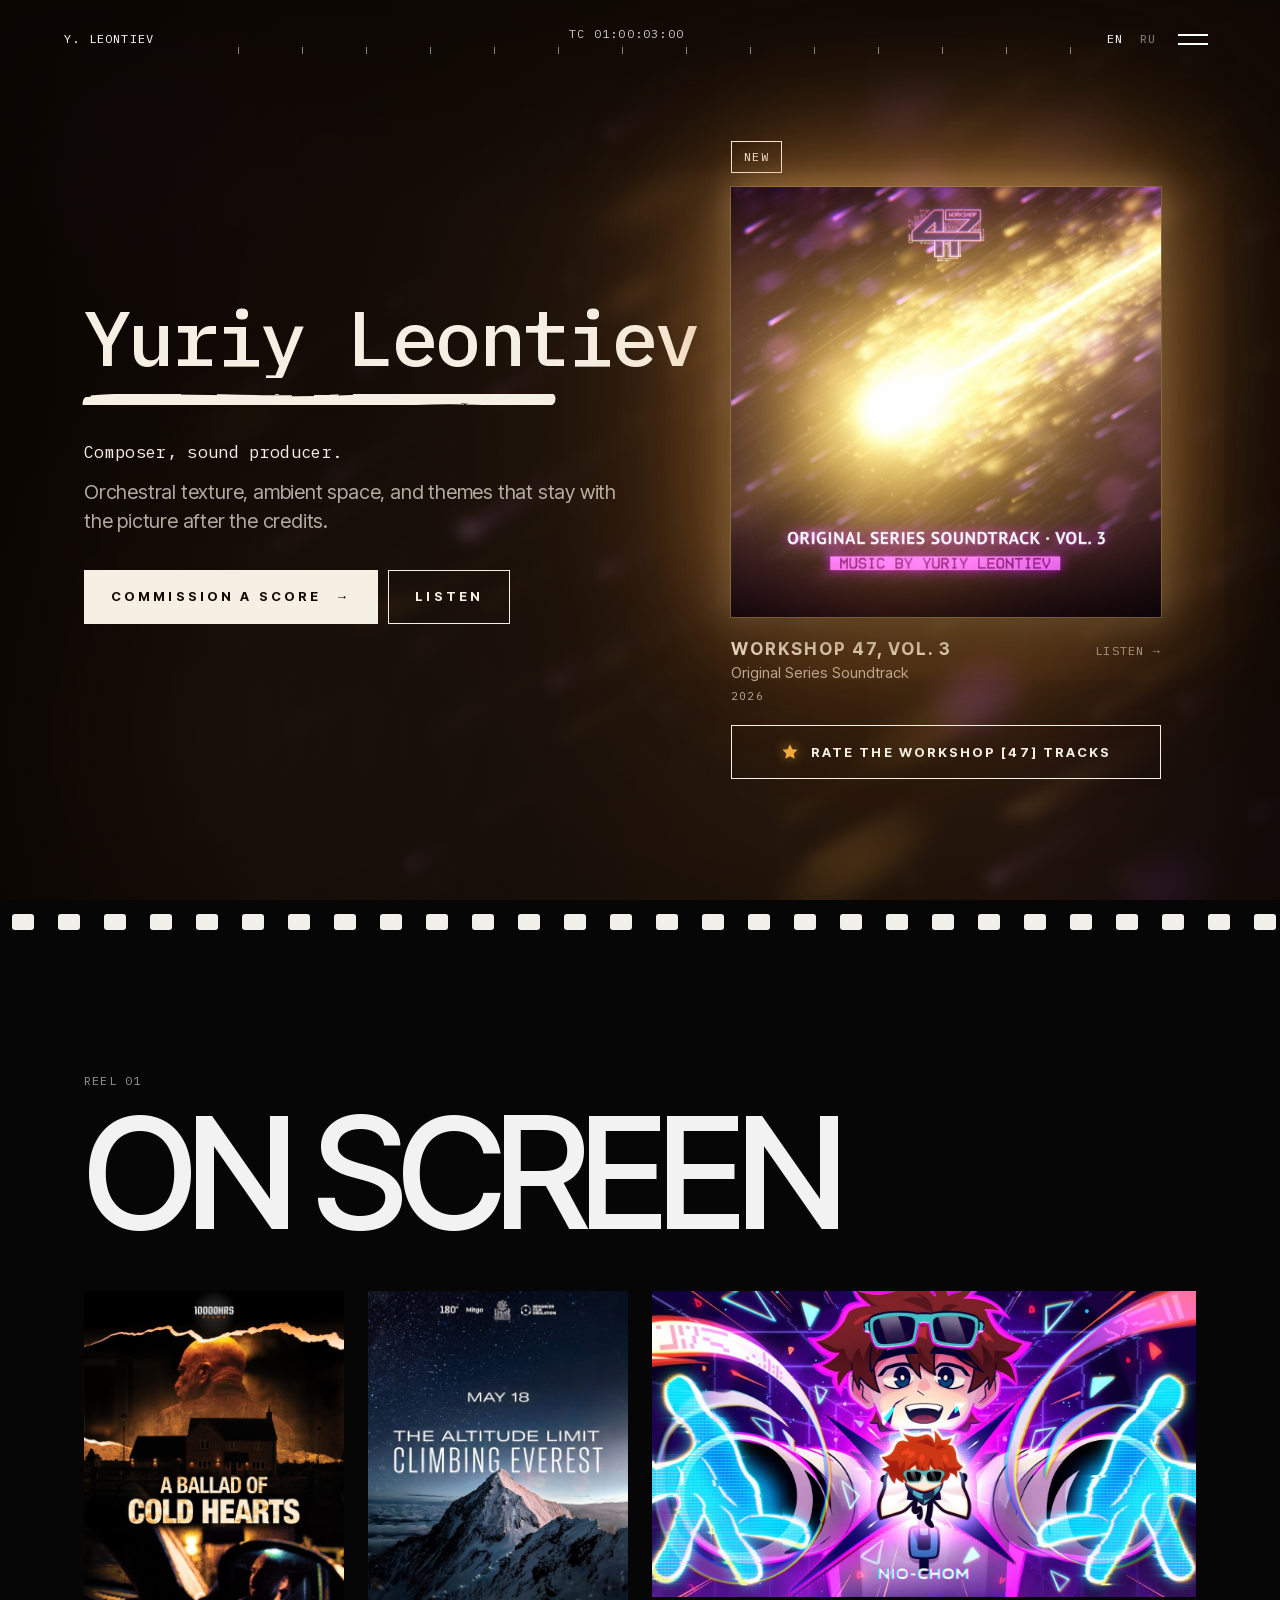
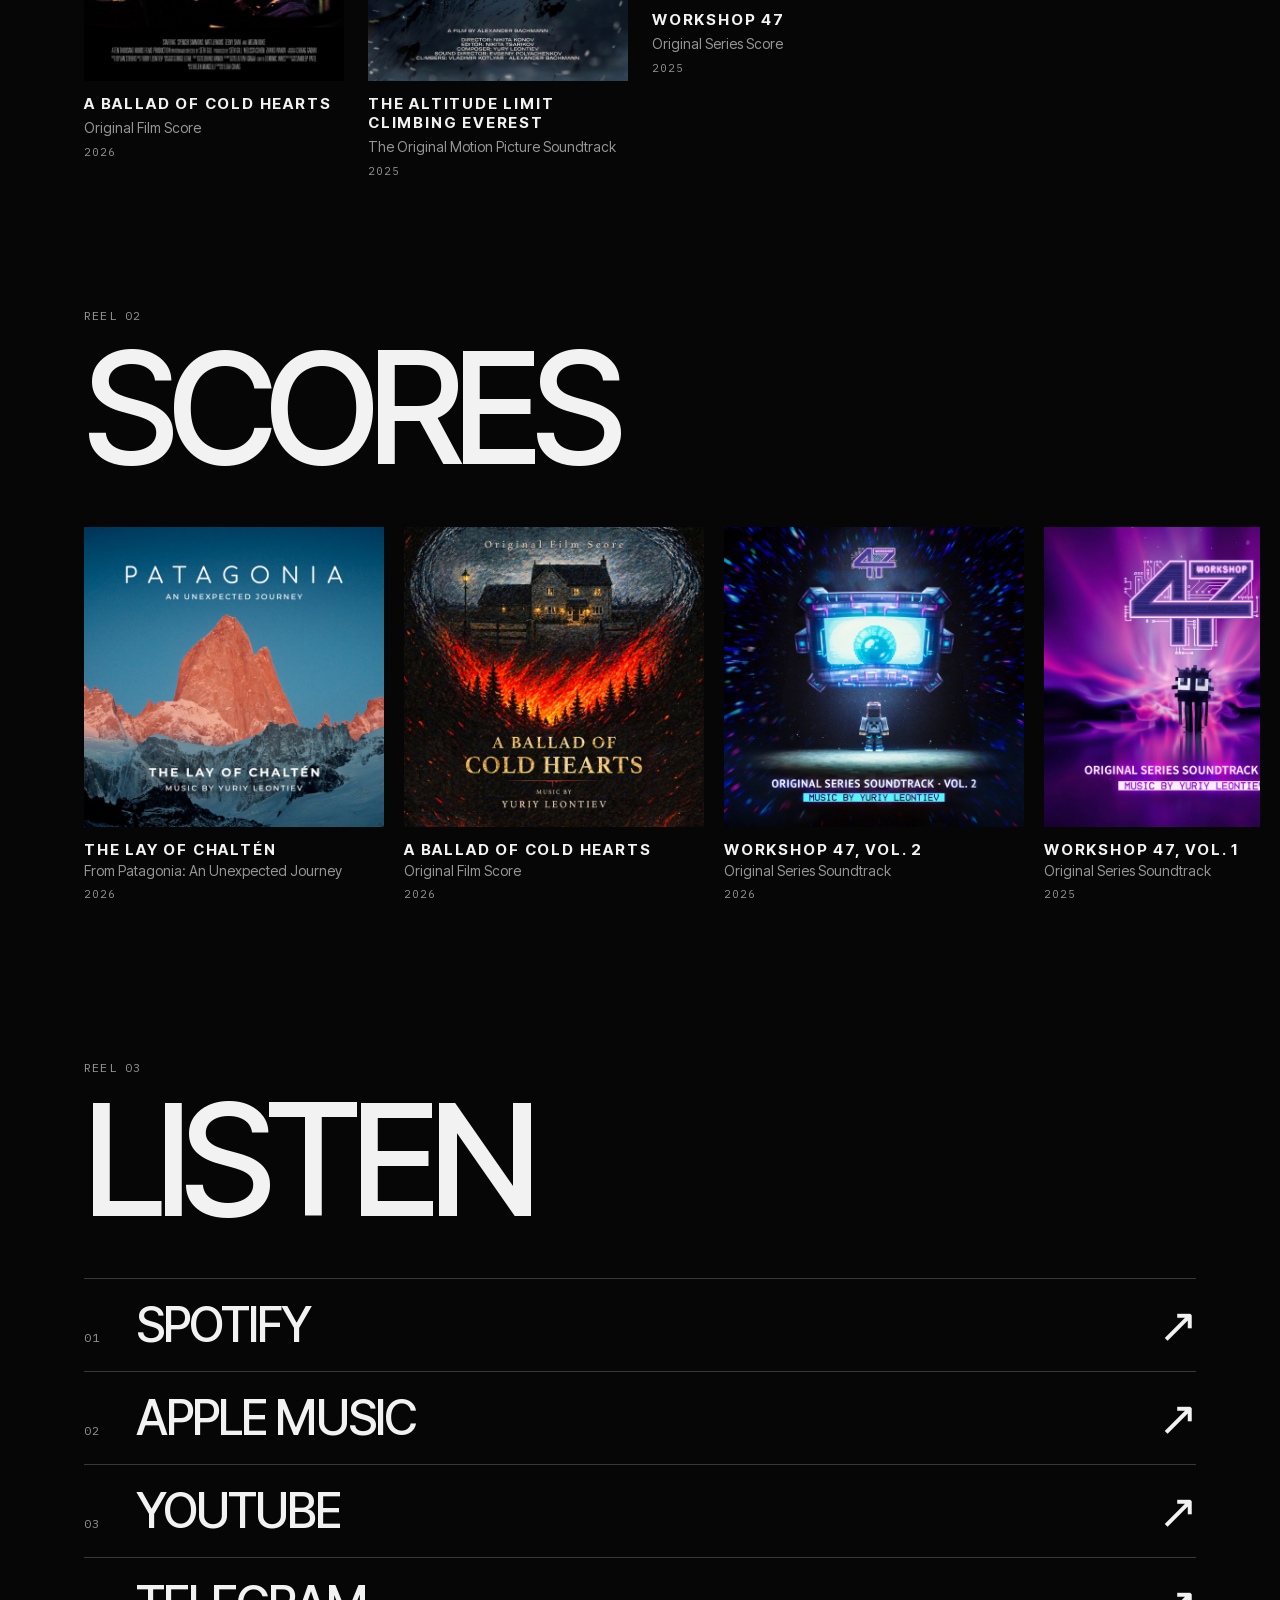
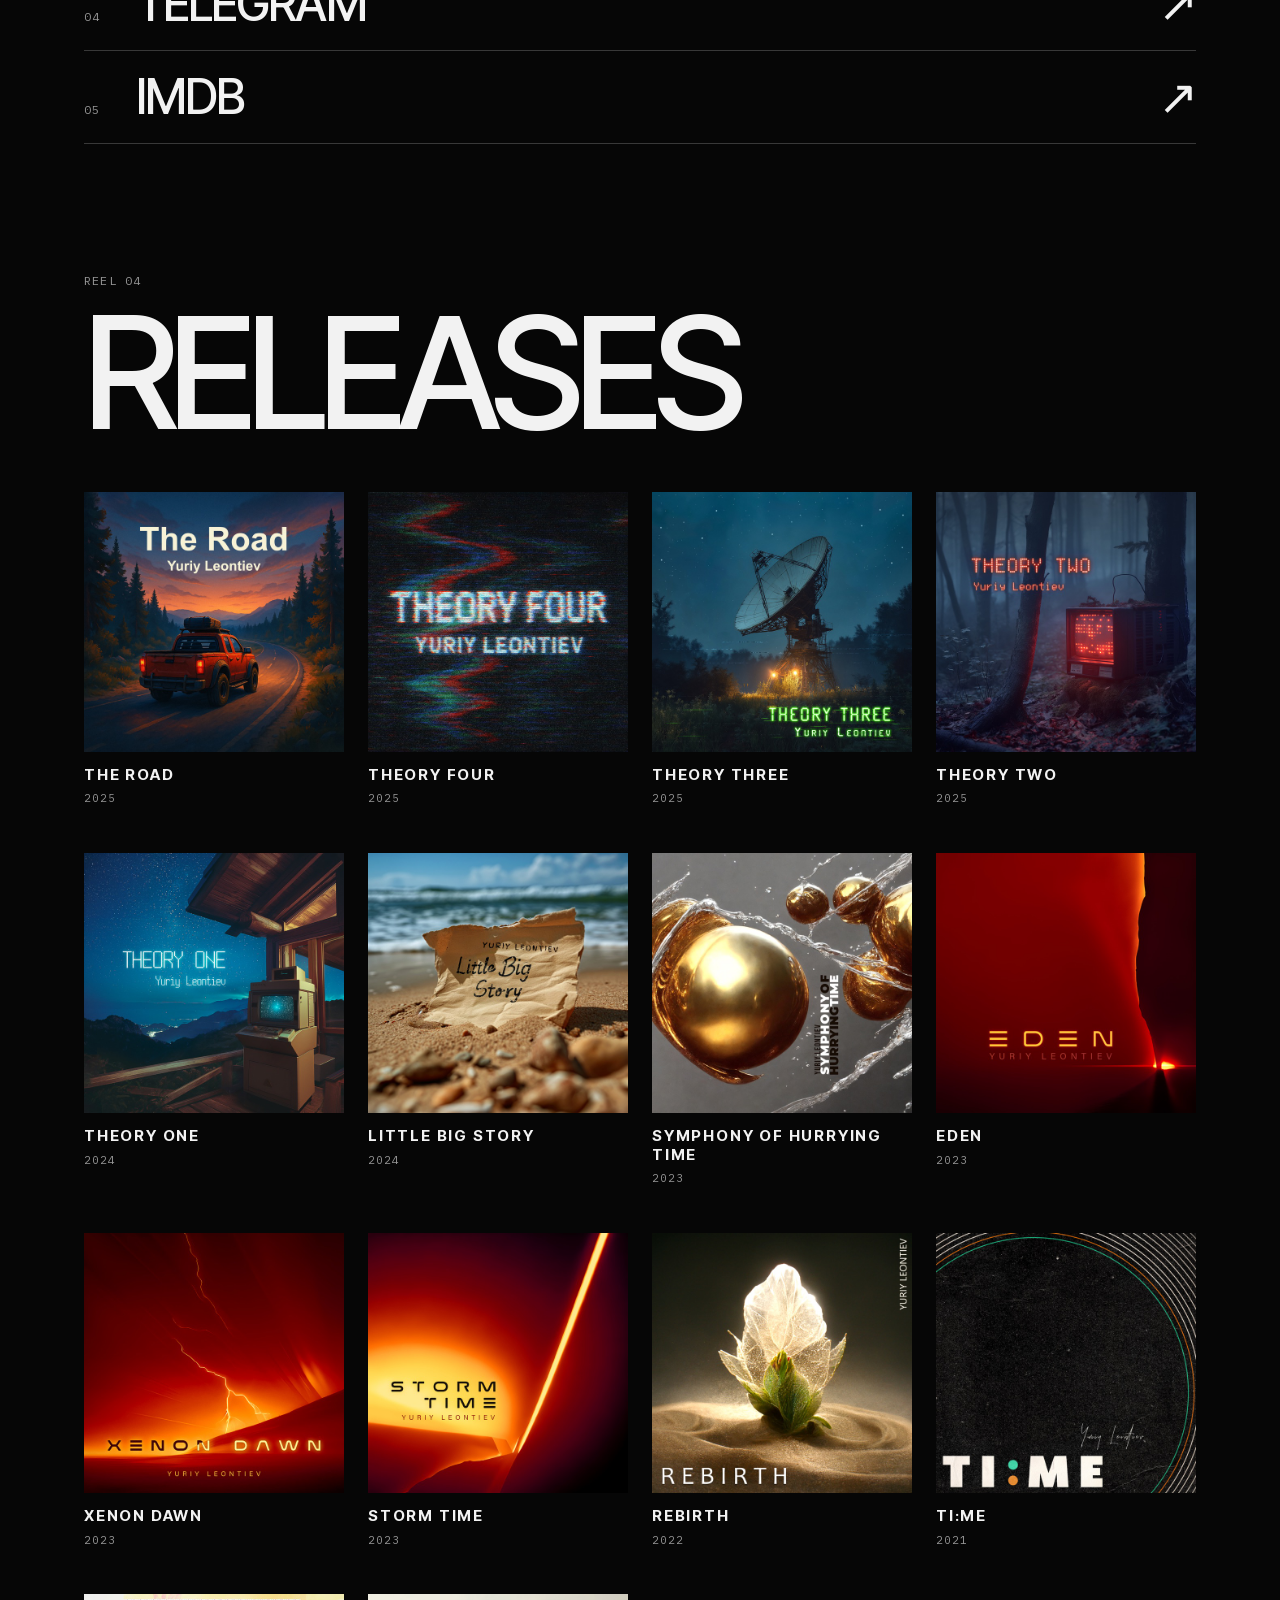
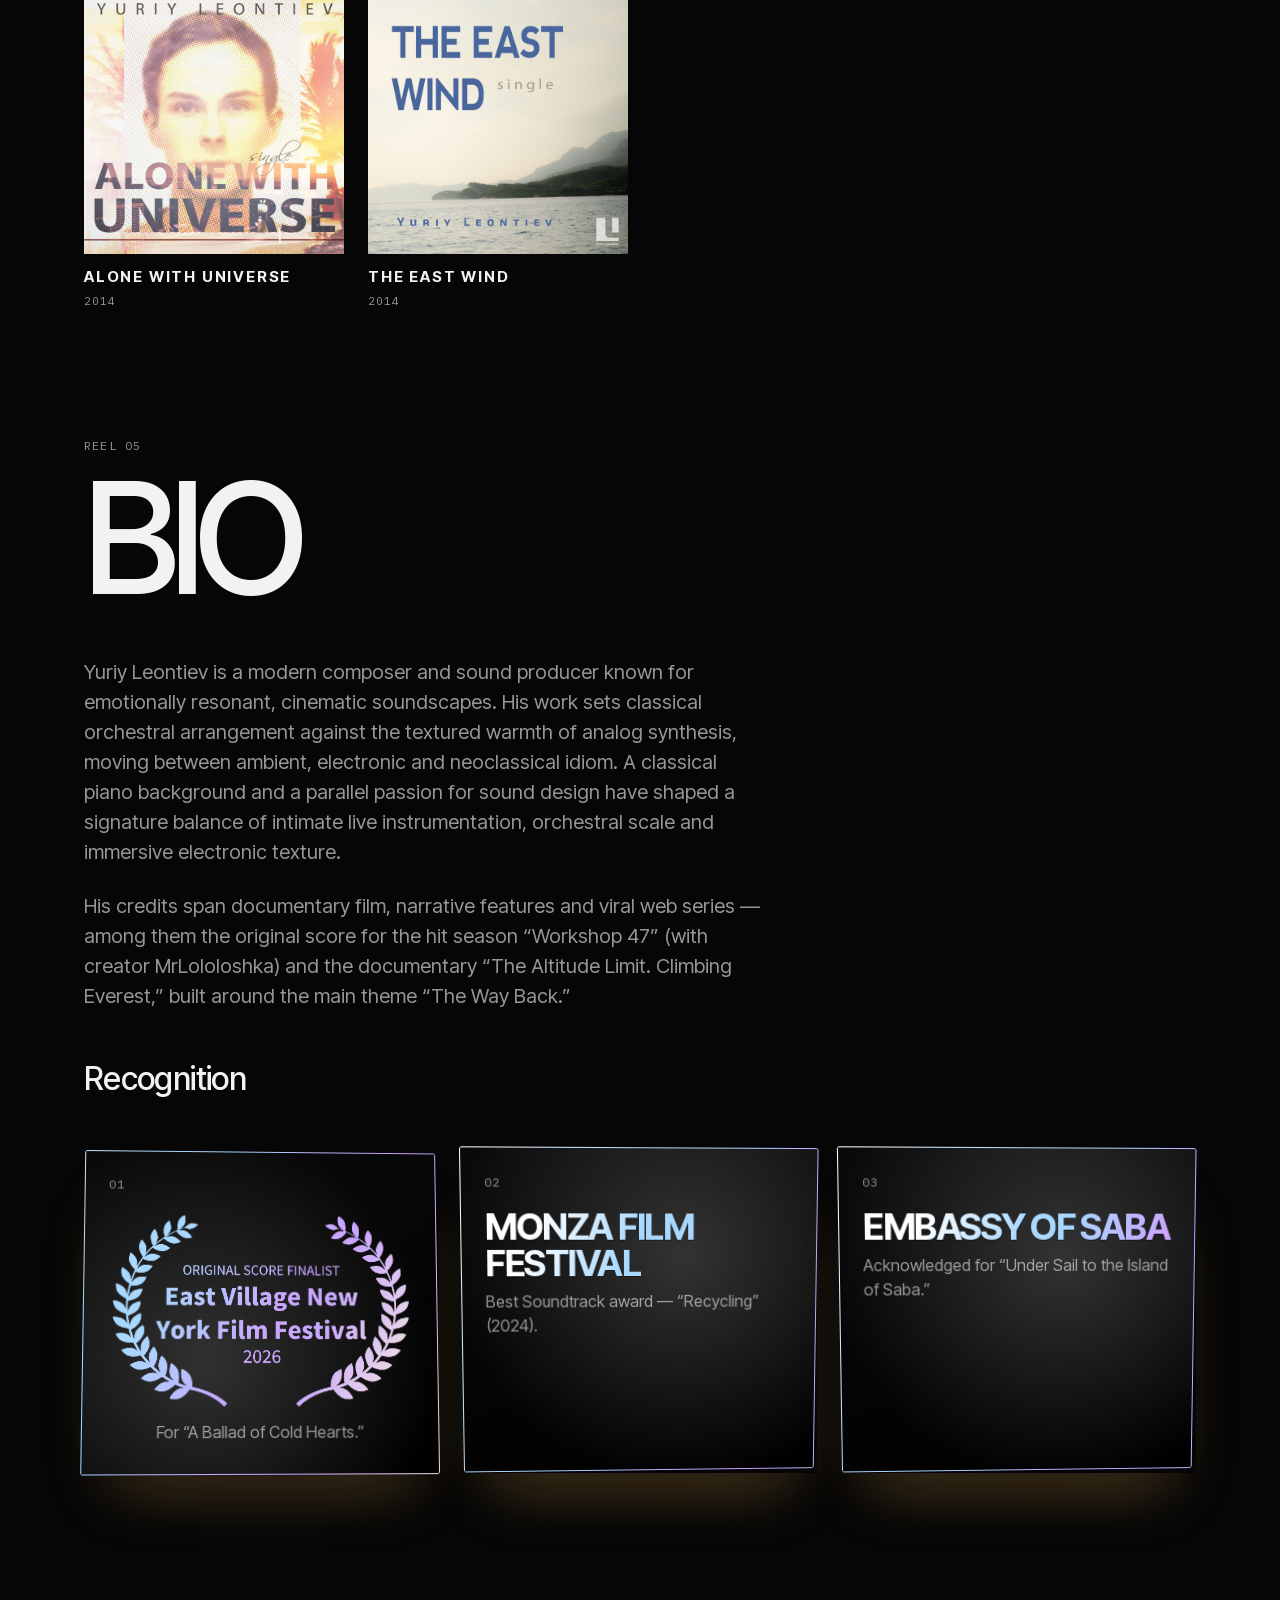
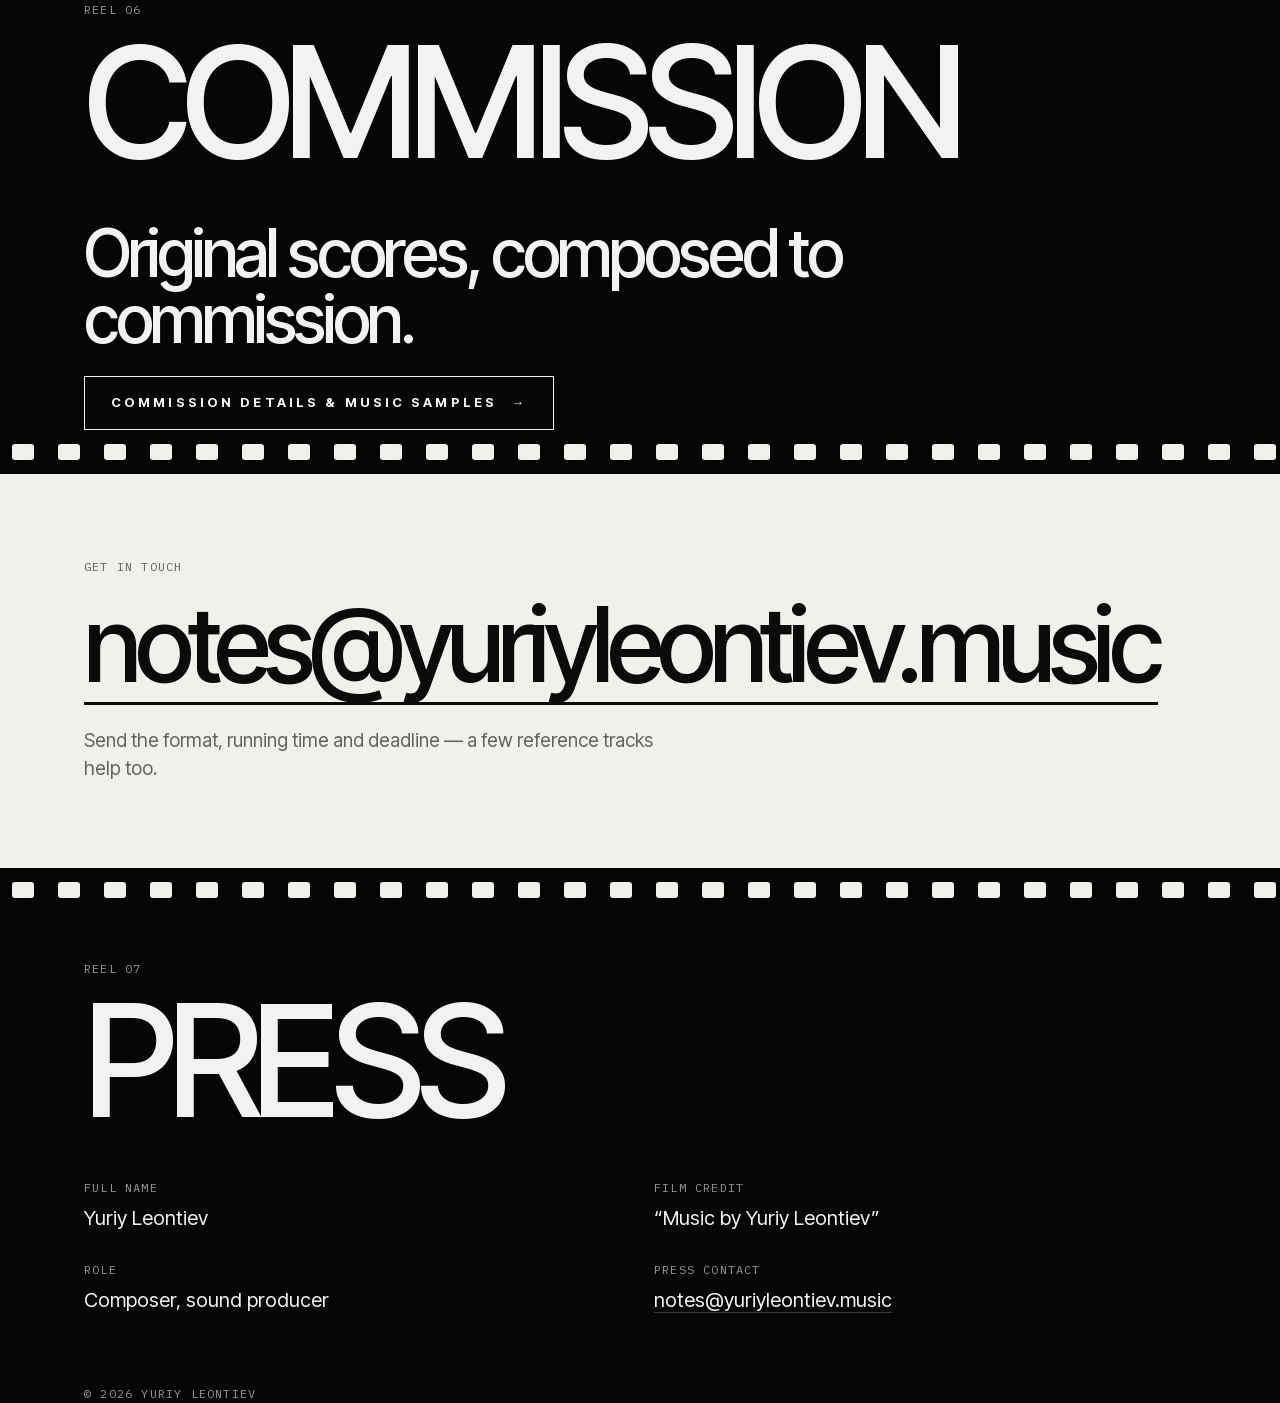
<file: index.html>
<!doctype html>
<html lang="en" data-lang="en">
<head>
<meta charset="utf-8">
<meta name="viewport" content="width=device-width, initial-scale=1, viewport-fit=cover">
<title>Yuriy Leontiev — Composer for Film</title>
<meta name="description" content="Yuriy Leontiev is a composer writing original cinematic and ambient music for film, on commission.">
<meta property="og:title" content="Yuriy Leontiev — Composer for Film">
<meta property="og:description" content="Original cinematic and ambient music for film, on commission.">
<meta property="og:type" content="website">
<meta name="theme-color" content="#f2f0ea">
<link rel="preload" href="fonts/inter-tight-300-800-latin.woff2" as="font" type="font/woff2" crossorigin>
<link rel="preload" href="fonts/ibm-plex-mono-500-latin.woff2" as="font" type="font/woff2" crossorigin>
<link rel="stylesheet" href="fonts.css">
<style>
  :root {
    --paper: #f2f0ea;
    --black: #060606;
    --ink: #0b0b0b;
    --ink-2: rgba(11, 11, 11, .62);
    --white: rgba(255, 255, 255, .95);
    --dim: rgba(255, 255, 255, .58);
    --hair: rgba(255, 255, 255, .2);
    --sans: "Inter Tight", "Helvetica Neue", Arial, sans-serif;
    --mono: "IBM Plex Mono", ui-monospace, "SF Mono", Menlo, monospace;
    --pad: clamp(20px, 5vw, 64px);
    --max: 1240px;
  }
  @property --px { syntax: '<percentage>'; inherits: true; initial-value: 30%; }
  @property --py { syntax: '<percentage>'; inherits: true; initial-value: 20%; }
  @property --rx { syntax: '<angle>'; inherits: true; initial-value: 0deg; }
  @property --ry { syntax: '<angle>'; inherits: true; initial-value: 0deg; }
  /* --gx/--gy — блик от «лампы в комнате»: зеркально противоположен курсору, а не сидит на нём (см. .card-face::after) */
  @property --gx { syntax: '<percentage>'; inherits: true; initial-value: 30%; }
  @property --gy { syntax: '<percentage>'; inherits: true; initial-value: 20%; }
  * { box-sizing: border-box; margin: 0; padding: 0; }
  html { color-scheme: dark; -webkit-text-size-adjust: 100%; }
  body { background: var(--black); color: var(--white); font-family: var(--sans); font-size: 17px; line-height: 1.5; -webkit-font-smoothing: antialiased; overflow-x: hidden; }
  a { color: inherit; text-decoration: none; -webkit-tap-highlight-color: transparent; }
  button { font: inherit; color: inherit; background: none; border: 0; cursor: pointer; }
  .wrap { max-width: var(--max); margin: 0 auto; padding: 0 var(--pad); }
  .mono { font-family: var(--mono); font-size: 12px; letter-spacing: .1em; text-transform: uppercase; }
  [hidden] { display: none !important; }

  /* ---------- fixed bar: светлый текст; на чёрных секциях — ещё и подложка ---------- */
  .bar { position: fixed; z-index: 40; top: 0; left: 0; right: 0; display: flex; justify-content: space-between; align-items: center; gap: 28px; padding: max(16px, env(safe-area-inset-top)) var(--pad) 0; color: #fff; pointer-events: none; transition: color .25s, background .3s; }
  .bar.dark { color: #fff; background: rgba(6, 6, 6, .82); -webkit-backdrop-filter: blur(10px); backdrop-filter: blur(10px); }
  .bar > * { pointer-events: auto; }
  .bar .brand { flex: none; font-family: var(--mono); font-size: 12px; letter-spacing: .1em; text-transform: uppercase; }
  .bar .tc-wrap { display: none; }
  .bar .tc { flex: none; font-family: var(--mono); font-size: 12px; letter-spacing: .1em; opacity: .8; white-space: nowrap; }
  /* линейка — отдельной полосой ПОД счётчиком, не под текстом: не наезжает, шва тоже нет — полоса одна на всю ширину.
     Деления — настоящие DOM-элементы, а не анимированный repeating-gradient: у градиента с жёсткими границами
     браузер иногда чуть пересчитывает субпиксельное положение тайлов при пересечении границы паттерна (дрожание
     соседней чёрточки в момент появления новой). transform на статичных элементах этого не делает. */
  .ruler { position: relative; width: 100%; height: 7px; overflow: hidden; pointer-events: none; opacity: .5; }
  .ruler-ticks { position: absolute; top: 0; bottom: 0; left: 0; will-change: transform; }
  .ruler-ticks i { position: absolute; top: 0; bottom: 0; width: 1px; background: currentColor; }
  .bar .right { flex: none; display: flex; align-items: center; gap: 6px; }
  .lang { display: flex; }
  .lang button { padding: 10px 8px; font-family: var(--mono); font-size: 12px; letter-spacing: .1em; opacity: .5; }
  .lang button[aria-pressed="true"] { opacity: 1; }
  .burger { width: 46px; height: 46px; display: grid; place-content: center; gap: 7px; }
  .burger i { display: block; width: 30px; height: 2px; background: currentColor; }
  @media (min-width: 720px) { .bar .tc-wrap { display: flex; flex-direction: column; align-items: center; gap: 4px; flex: 1 1 auto; min-width: 0; } }

  /* ---------- menu: узкая панель у правого края, а не во весь экран ---------- */
  #page { transition: filter .45s ease; }
  body.menu-open #page { filter: blur(10px) brightness(.7); pointer-events: none; }
  /* скрим — прозрачный слой поверх размытой части: клик по нему закрывает меню */
  .scrim { position: fixed; inset: 0; z-index: 55; background: transparent; border: 0; padding: 0; opacity: 0; pointer-events: none; }
  body.menu-open .scrim { pointer-events: auto; }
  .menu {
    position: fixed; top: 0; right: 0; bottom: 0; z-index: 60;
    width: clamp(320px, 34vw, 480px);
    background: var(--black); padding: max(16px, env(safe-area-inset-top)) clamp(24px, 3vw, 40px) 40px;
    display: flex; flex-direction: column;
    transform: translateX(100%); pointer-events: none;
    transition: transform .45s cubic-bezier(.22,.8,.24,1), box-shadow .45s ease;
    box-shadow: -40px 0 80px -30px rgba(0,0,0,0); /* в закрытом виде тени нет — иначе её размытие видно у правого края даже когда меню задвинуто */
    overflow-y: auto; -webkit-overflow-scrolling: touch;
  }
  .menu.open { transform: translateX(0); pointer-events: auto; box-shadow: -40px 0 80px -30px rgba(0,0,0,.6); }
  .menu .top { display: flex; justify-content: flex-end; align-items: center; }
  .menu nav { margin: auto 0; display: grid; gap: 2px; }
  .menu nav a {
    font-size: clamp(26px, 4.6vw, 42px); font-weight: 500; letter-spacing: -.03em; line-height: 1.15;
    text-transform: uppercase; padding: 6px 0 6px 0; transition: opacity .2s, padding .3s cubic-bezier(.2,.7,.2,1);
    opacity: 0;
  }
  /* строки появляются по очереди, только пока панель открыта — только opacity, чтобы не конфликтовать с hover ниже */
  .menu.open nav a { animation: menu-row .5s cubic-bezier(.22,.8,.24,1) forwards; }
  .menu.open nav a:nth-of-type(1) { animation-delay: .08s; }
  .menu.open nav a:nth-of-type(2) { animation-delay: .13s; }
  .menu.open nav a:nth-of-type(3) { animation-delay: .18s; }
  .menu.open nav a:nth-of-type(4) { animation-delay: .23s; }
  .menu.open nav a:nth-of-type(5) { animation-delay: .28s; }
  .menu.open nav a:nth-of-type(6) { animation-delay: .33s; }
  .menu.open nav a:nth-of-type(7) { animation-delay: .38s; }
  .menu.open nav a:nth-of-type(8) { animation-delay: .43s; }
  @keyframes menu-row { to { opacity: 1; } }
  /* тот же приём, что и в «Слушать» — сдвиг padding-left, а не transform */
  .menu nav a:hover { padding-left: 16px; }
  .menu .x { font-size: 40px; line-height: 1; width: 46px; height: 46px; }
  .menu .foot { color: var(--dim); }

  /* ---------- hero: тёмный янтарь и живые искры (sparks.js), светлые чернила ---------- */
  /* --paper/--ink переопределены только внутри hero — кнопки, подчёркивание, курсор и рамки светлеют сами */
  .hero { --paper: #120a05; --ink: #f6efe3; --ink-2: rgba(246, 239, 227, .7);
    position: relative; isolation: isolate; overflow: hidden; background: var(--paper); color: var(--ink); min-height: 100svh; display: flex; align-items: center; padding: 110px 0 90px; }
  /* фон в расфокусе, как в рилсе: фокус на обложке. scale прячет тёмную кромку размытия за краем */
  .sparks { position: absolute; inset: 0; z-index: 0; width: 100%; height: 100%; display: block; filter: blur(7px) brightness(1.15) saturate(1.05); transform: scale(1.04); }
  /* туман: тёплая дымка поверх искр — гасит яркие штрихи и чуть поднимает чёрный, фон уходит вглубь.
     Первые три слоя — виньетка с трёх сторон (сверху, слева, справа): у краёв искры тусклее; низ открыт к плёнке */
  .hero::before { content: ""; position: absolute; inset: 0; z-index: 1; pointer-events: none;
    background:
      linear-gradient(180deg, rgba(14, 8, 4, .85) 0%, rgba(14, 8, 4, 0) clamp(140px, 24%, 260px)),
      linear-gradient(90deg, rgba(14, 8, 4, .8) 0%, rgba(14, 8, 4, 0) clamp(60px, 20%, 300px)),
      linear-gradient(270deg, rgba(14, 8, 4, .8) 0%, rgba(14, 8, 4, 0) clamp(60px, 20%, 300px)),
      radial-gradient(ellipse 65% 55% at 72% 38%, rgba(78, 58, 48, .34), rgba(78, 58, 48, 0) 70%),
      radial-gradient(ellipse 70% 60% at 18% 82%, rgba(64, 48, 42, .3), rgba(64, 48, 42, 0) 70%),
      rgba(30, 20, 14, .42); }
  /* затемнение под текстом, чтобы искры его не перебивали */
  .hero::after { content: ""; position: absolute; inset: 0; z-index: 1; pointer-events: none;
    background: linear-gradient(180deg, rgba(10, 5, 2, .62) 0%, rgba(10, 5, 2, .3) 48%, rgba(10, 5, 2, 0) 62%); }
  @media (min-width: 900px) { .hero::after { background: linear-gradient(90deg, rgba(10, 5, 2, .7) 0%, rgba(10, 5, 2, .35) 42%, rgba(10, 5, 2, 0) 62%); } }
  .hero .wrap { position: relative; z-index: 2; width: 100%; display: grid; gap: 44px; align-items: center; }
  h1 { font-family: var(--mono); font-weight: 500; font-size: clamp(30px, 8.4vw, 78px); letter-spacing: -.04em; line-height: 1.05; white-space: nowrap; overflow: hidden; width: 0; border-right: .09em solid var(--ink); animation: typing 1.3s steps(14, end) .35s forwards, caret .8s step-end infinite; }
  @keyframes typing { to { width: 14.4ch; } }
  @keyframes caret { 50% { border-color: transparent; } }
  .stroke { display: block; width: min(100%, 470px); height: 26px; margin-top: 10px; overflow: visible; }
  .stroke path { fill: none; stroke: var(--ink); stroke-width: 15; stroke-linecap: round; stroke-dasharray: 520; stroke-dashoffset: 520; animation: draw .9s cubic-bezier(.3,.6,.2,1) 1.5s forwards; }
  @keyframes draw { to { stroke-dashoffset: 0; } }
  .role { margin-top: 26px; font-family: var(--mono); font-size: clamp(14px, 1.7vw, 17px); letter-spacing: .02em; }
  .lead { margin-top: 12px; max-width: 30em; color: var(--ink-2); font-size: clamp(17px, 2vw, 20px); line-height: 1.45; letter-spacing: -.01em; }
  .cta { margin-top: 34px; display: flex; flex-wrap: wrap; gap: 10px; }
  .btn { display: inline-flex; align-items: center; gap: 14px; min-height: 54px; padding: 0 26px; border: 1px solid currentColor; font-size: 13px; font-weight: 700; letter-spacing: .24em; text-transform: uppercase; transition: background .2s, color .2s, transform .25s; }
  .btn.solid { background: var(--ink); color: var(--paper); border-color: var(--ink); }
  .btn:hover { transform: translateY(-2px); }
  .hero .btn:not(.solid):hover { background: var(--ink); color: var(--paper); }
  .rise { opacity: 0; animation: rise .9s cubic-bezier(.2,.7,.2,1) forwards; }
  .r1 { animation-delay: 1.5s; } .r2 { animation-delay: 1.75s; } .r3 { animation-delay: 2s; }
  @keyframes rise { from { opacity: 0; transform: translateY(14px); } to { opacity: 1; transform: none; } }

  /* обложка релиза: ровно, со статичным тёплым свечением, как в рилсе */
  .pin { width: min(86%, 460px); margin: 0 auto; }
  .new-tag { display: inline-block; margin-bottom: 14px; border: 1px solid var(--ink); padding: 6px 12px; }
  .feat { display: block; width: 100%; aspect-ratio: 1; padding: 0; background: #1a0f07; animation: pinIn 1s cubic-bezier(.2,.7,.2,1) .9s both;
    box-shadow: 0 0 0 1px rgba(255, 214, 150, .18), 0 18px 50px rgba(0, 0, 0, .55), 0 0 32px rgba(255, 205, 130, .5), 0 0 90px rgba(255, 176, 80, .5), 0 0 180px rgba(255, 150, 60, .32); }
  .feat img { display: block; width: 100%; height: 100%; object-fit: cover; }
  .pin-cap { margin-top: 22px; width: 100%; display: flex; justify-content: space-between; align-items: baseline; gap: 14px; text-align: left; }
  .pc-t { min-width: 0; }
  .pc-t b { display: block; font-size: 17px; font-weight: 700; letter-spacing: .12em; text-transform: uppercase; line-height: 1.25; }
  .pc-t .s { display: block; margin-top: 3px; font-size: 15px; color: var(--ink-2); line-height: 1.3; }
  .pc-t .y { display: block; margin-top: 6px; color: var(--ink-2); font-family: var(--mono); font-size: 11px; letter-spacing: .1em; }
  .pin-cap .mono { color: var(--ink-2); white-space: nowrap; }
  button.pin-cap:hover .mono { color: var(--ink); }
  /* кнопка рейтинга под релизом «Мастерской 47» — ведёт на rating/ */
  .pin-rate { margin-top: 20px; display: flex; align-items: center; justify-content: center; gap: 12px; min-height: 54px; padding: 12px 18px; border: 1px solid var(--ink);
    font-size: 13px; font-weight: 700; letter-spacing: .16em; text-transform: uppercase; line-height: 1.3; text-align: center;
    transition: background .2s, color .2s, transform .25s; animation: pinIn 1s cubic-bezier(.2,.7,.2,1) 1.3s both; }
  .pin-rate svg { flex: none; width: 18px; height: 18px; fill: #F2A93B; filter: drop-shadow(0 0 6px rgba(242, 169, 59, .6)); transition: fill .2s; }
  .pin-rate:hover { background: var(--ink); color: var(--paper); transform: translateY(-2px); }
  .cd { margin-top: 22px; display: flex; justify-content: space-between; align-items: flex-start; animation: pinIn 1s cubic-bezier(.2,.7,.2,1) 1.3s both; }
  .cd-u { flex: 1 1 0; display: flex; flex-direction: column; align-items: center; gap: 8px; min-width: 0; }
  .cd-n { display: block; font-family: var(--mono); font-weight: 500; font-size: clamp(30px, 9vw, 50px); line-height: 1; letter-spacing: -.02em; font-variant-numeric: tabular-nums; color: #fff4e2;
    text-shadow: 0 0 12px rgba(255, 205, 130, .55), 0 0 34px rgba(255, 160, 70, .4); }
  .cd-n.tick { animation: cdTick .5s cubic-bezier(.2,.7,.2,1); }
  .cd-l { color: var(--ink-2); font-size: 10px; letter-spacing: .14em; white-space: nowrap; }
  .cd-sep { font-style: normal; font-family: var(--mono); font-size: clamp(22px, 6vw, 34px); line-height: clamp(30px, 9vw, 50px); color: rgba(255, 205, 130, .45); animation: cdBlink 2s steps(1, end) infinite; }
  @keyframes cdTick { from { opacity: .25; translate: 0 -.18em; } to { opacity: 1; translate: 0 0; } }
  @keyframes cdBlink { 50% { opacity: .2; } }
  @keyframes pinIn { from { opacity: 0; translate: 0 26px; } to { opacity: 1; translate: 0 0; } }
  @media (hover: hover) { button.feat { transition: transform .5s cubic-bezier(.2,.7,.2,1); } button.feat:hover { transform: translateY(-6px); } }
  @media (min-width: 900px) { .hero .wrap { grid-template-columns: minmax(0, 1.05fr) minmax(0, .95fr); gap: 60px; } }

  /* ---------- film perforation seam ---------- */
  .perf { height: 44px; background: var(--paper);
    background-image: url("data:image/svg+xml;utf8,<svg xmlns='http://www.w3.org/2000/svg' width='46' height='44'><rect width='46' height='44' fill='%23060606'/><rect x='12' y='14' width='22' height='16' rx='3' fill='%23f2f0ea'/></svg>");
    background-size: 46px 44px; background-repeat: repeat-x; }

  /* ---------- black sections ---------- */
  section.reel { padding-top: clamp(64px, 10vw, 130px); scroll-margin-top: 80px; }
  #films-head, #scores-head, #listen-head, #releases-head, #about-head, #commission-head, #press-head { scroll-margin-top: 78px; }
  .reel-head { margin-bottom: clamp(26px, 5vw, 50px); }
  .reel-head .mono { color: var(--dim); display: block; margin-bottom: 14px; }
  h2 { font-family: var(--sans); font-weight: 500; font-size: clamp(54px, 13vw, 156px); line-height: .88; letter-spacing: -.06em; text-transform: uppercase; }
  .rn { font-weight: inherit; }
  .rule { height: 1px; background: var(--hair); margin: 0; border: 0; }

  /* posters */
  .posters { display: grid; grid-template-columns: repeat(2, 1fr); gap: 34px 18px; }
  @media (min-width: 720px) { .posters { grid-template-columns: repeat(4, 1fr); gap: 46px 24px; } }
  .poster { display: flex; flex-direction: column; align-self: start; }
  .poster .img { display: block; aspect-ratio: 2 / 3; background: #111; overflow: hidden; }
  .poster .img img { display: block; width: 100%; height: 100%; object-fit: cover; transition: transform .7s cubic-bezier(.2,.7,.2,1); }
  @media (hover: hover) { a.poster:hover .img img { transform: scale(1.05); } }
  .poster .t { display: block; margin-top: 14px; font-size: 15px; font-weight: 700; letter-spacing: .12em; text-transform: uppercase; line-height: 1.25; }
  .poster .s { display: block; margin-top: 3px; font-size: 14px; color: var(--dim); }
  .poster .y { display: block; margin-top: 6px; color: var(--dim); font-family: var(--mono); font-size: 11px; letter-spacing: .1em; }
  .poster .img.contain { background: #141414; display: flex; align-items: center; justify-content: center; }
  .poster .img.contain img { width: 72%; height: 72%; object-fit: contain; }
  /* горизонтальная обложка вместо портретной — под пропорции реального кадра, и в две колонки, чтобы смотрелась крупно */
  .poster.wide { grid-column: span 2; }
  .poster .img.land { aspect-ratio: 16 / 9; }

  /* (old) */
  .latest { display: grid; gap: 30px; align-items: end; }
  .latest .art { position: relative; width: min(100%, 520px); aspect-ratio: 1; background: #111; overflow: hidden; }
  .latest .art img { display: block; width: 100%; height: 100%; object-fit: cover; transition: transform .8s cubic-bezier(.2,.7,.2,1); }
  @media (hover: hover) { .latest .art:hover img { transform: scale(1.04); } }
  .latest h3 { font-family: var(--sans); font-weight: 500; font-size: clamp(34px, 6.4vw, 78px); line-height: .96; letter-spacing: -.05em; text-transform: uppercase; }
  .latest .meta { margin-top: 14px; color: var(--dim); }
  .latest .btn { margin-top: 28px; }
  .btn.line { border-color: var(--white); }
  .btn.line:hover { background: var(--white); color: var(--black); }
  @media (min-width: 900px) { .latest { grid-template-columns: 520px 1fr; gap: 80px; } }

  /* covers */
  .row-scroll { display: flex; align-items: flex-start; gap: 20px; overflow-x: auto; scroll-snap-type: x mandatory; scroll-padding-inline: var(--pad); padding: 0 var(--pad) 10px; margin: 0 calc(var(--pad) * -1); scrollbar-width: none; }
  .row-scroll::-webkit-scrollbar { display: none; }
  .row-scroll .cover { flex: 0 0 min(68vw, 300px); scroll-snap-align: start; }
  .grid { display: grid; grid-template-columns: repeat(2, 1fr); gap: 34px 18px; }
  @media (min-width: 720px) { .grid { grid-template-columns: repeat(4, 1fr); gap: 46px 24px; } }
  .cover { display: flex; flex-direction: column; justify-content: flex-start; align-self: start; text-align: left; }
  .cover .img { position: relative; display: block; aspect-ratio: 1; background: #111; overflow: hidden; }
  .cover .img img { display: block; width: 100%; height: 100%; object-fit: cover; transition: transform .7s cubic-bezier(.2,.7,.2,1), filter .4s; }
  @media (hover: hover) { .cover:hover .img img { transform: scale(1.06); } }
  .cover .t { display: block; margin-top: 14px; font-size: 15px; font-weight: 700; letter-spacing: .12em; text-transform: uppercase; line-height: 1.25; }
  .cover .s { display: block; margin-top: 3px; font-size: 14px; color: var(--dim); line-height: 1.3; }
  .cover .y { display: block; margin-top: 6px; color: var(--dim); font-family: var(--mono); font-size: 11px; letter-spacing: .1em; }

  /* listen */
  .rows { list-style: none; border-top: 1px solid var(--hair); }
  .rows li { border-bottom: 1px solid var(--hair); }
  .row { display: grid; grid-template-columns: 52px 1fr auto; align-items: baseline; padding: 22px 0; font-size: clamp(24px, 5vw, 48px); font-weight: 500; letter-spacing: -.04em; line-height: 1; text-transform: uppercase; transition: padding .3s cubic-bezier(.2,.7,.2,1); }
  .row .n { font-family: var(--mono); font-size: 12px; letter-spacing: .1em; color: var(--dim); font-weight: 400; }
  .row .note2 { font-family: var(--mono); font-size: 12px; letter-spacing: .08em; color: var(--dim); font-weight: 400; margin-left: 14px; }
  .row .arr { font-weight: 300; transition: transform .3s; }
  @media (hover: hover) { .row:hover { padding-left: 16px; } .row:hover .arr { transform: translate(5px, -5px); } }

  /* commission */
  .statement { font-weight: 500; font-size: clamp(30px, 5.4vw, 66px); line-height: 1; letter-spacing: -.05em; max-width: 15em; }
  .body { margin-top: 24px; max-width: 34em; color: var(--dim); font-size: clamp(17px, 2vw, 20px); line-height: 1.5; }
  .recognition-kicker { font-family: var(--sans); font-weight: 500; font-size: clamp(22px, 3.2vw, 32px); letter-spacing: -.02em; text-transform: none; color: var(--white); }
  .cards { display: grid; gap: 18px; margin-top: 46px; }
  :root { --foil: linear-gradient(115deg, #d4af37 0%, #d4af37 8%, #fff6d8 15%, #fff6d8 19%, #ffffff 29%, #ffffff 33%, #a9d8ff 43%, #a9d8ff 47%, #c9a6ff 57%, #c9a6ff 61%, #fff6d8 73%, #fff6d8 77%, #d4af37 89%, #d4af37 100%); }
  /* .card — статичный внешний контейнер: только позиция и тёплое свечение, не наклоняется */
  .card { position: relative; --px: 30%; --py: 20%; --rx: 0deg; --ry: 0deg; --gx: 30%; --gy: 20%; }
  /* .card-face — сама «фольгированная» поверхность: она и наклоняется, и переливается */
  .card .mono { color: var(--dim); padding-top: 8px; }
  .card b, .card .laurel {
    background: var(--foil);
    background-size: 320% 320%;
    background-position: var(--px) var(--py);
  }
  .card b {
    display: block; font-size: clamp(24px, 3.6vw, 36px); font-weight: 700; letter-spacing: -.04em; text-transform: uppercase; line-height: 1;
    -webkit-background-clip: text; background-clip: text; color: transparent;
    filter: drop-shadow(0 1px 0 rgba(0,0,0,.4));
  }
  .card .laurel {
    display: block; width: 100%; max-width: 320px; aspect-ratio: 592 / 390; margin: 0 auto;
    -webkit-mask-image: url(badges/east-village-nyff.png); -webkit-mask-size: contain; -webkit-mask-repeat: no-repeat; -webkit-mask-position: center;
    mask-image: url(badges/east-village-nyff.png); mask-size: contain; mask-repeat: no-repeat; mask-position: center;
    filter: drop-shadow(0 2px 6px rgba(0,0,0,.5));
  }
  .card span.d { display: block; margin-top: 8px; color: var(--dim); font-size: 16px; }
  .card b, .card .laurel, .card span.d, .card .mono { position: relative; z-index: 1; }
  .card { border-bottom: 1px solid rgba(212,175,55,.4); }
  .card-face { padding: 22px 4px; grid-template-columns: 52px 1fr; display: grid; }
  /* на узком экране карточка с лавром — не строка «номер + текст», а сам лавр во всю ширину;
     иначе margin:auto центрирует его только внутри правой колонки грида, а не всей карточки.
     Только для мобильной раскладки — на десктопе своя сетка ниже, её не трогаем. */
  @media (max-width: 899px) {
    /* «01» остаётся слева, как «02»/«03» — расширяем на всю ширину только строку с самим лавром */
    .laurel-card .card-face > div { grid-column: 1 / -1; text-align: center; }
  }
  @media (min-width: 900px) {
    .cards { grid-template-columns: repeat(3, 1fr); gap: 24px; }
    .card {
      border-bottom: 0;
      box-shadow: 0 40px 56px -30px rgba(205,150,70,.45); /* тёплое свечение — неподвижно, на внешнем контейнере */
    }
    .card-face {
      position: relative; overflow: hidden; grid-template-columns: 1fr; padding: 26px 24px 30px; height: 100%; min-height: 200px; align-content: start; gap: 16px;
      border-radius: 2px;
      background: linear-gradient(165deg, #0a0a0a, #000);
      transform: perspective(900px) rotateX(var(--rx)) rotateY(var(--ry));
      box-shadow: 0 1px 1px rgba(0,0,0,.3), 0 26px 48px -26px rgba(0,0,0,.6), inset 0 1px 0 rgba(255,255,255,.05);
    }
    .card .mono { padding-top: 0; }
    /* окантовка-фольга — маской, без конфликта clip-областей */
    .card-face::before {
      content: ""; position: absolute; inset: 0; z-index: 2; pointer-events: none; border-radius: inherit; padding: 1px;
      background: var(--foil); background-size: 320% 320%; background-position: var(--px) var(--py);
      -webkit-mask: linear-gradient(#fff 0 0) content-box, linear-gradient(#fff 0 0);
      -webkit-mask-composite: xor; mask-composite: exclude;
    }
    /* блик от фиксированного источника света в комнате — зеркален курсору (--gx/--gy), а не сидит под ним */
    .card-face::after {
      content: ""; position: absolute; inset: 0; z-index: 0; pointer-events: none; border-radius: inherit;
      background: radial-gradient(420px circle at var(--gx) var(--gy), rgba(255,255,255,.18), transparent 55%);
    }
    /* по умолчанию — мгновенно (блик и наклон следуют за курсором без задержки);
       .settle навешивается на время ухода курсора, чтобы всё плавно вернулось в исходное положение */
    .card-face, .card-face::before, .card-face::after, .card b, .card .laurel { transition: none; }
    .card.settle .card-face, .card.settle .card-face::before, .card.settle .card-face::after,
    .card.settle b, .card.settle .laurel {
      /* --gx/--gy отдельно: блик у ::after задан через background (radial-gradient at X Y), а не через
         background-position, поэтому одного background-position в списке транзишенов ему не хватает */
      transition: transform .5s cubic-bezier(.2,.8,.2,1), background-position .5s ease-out, --gx .5s cubic-bezier(.2,.8,.2,1), --gy .5s cubic-bezier(.2,.8,.2,1);
    }
  }
  @media (min-width: 900px) and (hover: hover) and (pointer: fine) {
    .card:hover .card-face { transform: perspective(900px) rotateX(var(--rx)) rotateY(var(--ry)) scale(1.015); }
  }
  /* сенсорные экраны без захвата акселерометра: карточки медленно и вразнобой парят и переливаются сами —
     разные длительности и отрицательные задержки у каждой, чтобы они не двигались в такт друг другу.
     На десктопе (мышь/трекпад) то же самое парение ведётся через JS через requestAnimationFrame —
     не CSS-анимацией, — потому что при возврате курсора нужно точно знать текущую фазу без перезапуска. */
  @media not all and (hover: hover) {
    .card { animation: holo-sweep 19s ease-in-out infinite; }
    .card:nth-of-type(1) { animation-duration: 17.5s; animation-delay: -3s; }
    .card:nth-of-type(2) { animation-duration: 22.5s; animation-delay: -12.5s; }
    .card:nth-of-type(3) { animation-duration: 14.5s; animation-delay: -7s; }
  }
  @keyframes holo-sweep {
    0%   { --px: 25%; --py: 27%; --gx: 75%; --gy: 73%; --rx: -4.5deg; --ry: -5.5deg; }
    25%  { --px: 62%; --py: 20%; --gx: 38%; --gy: 80%; --rx: 5deg;    --ry: 6deg;    }
    50%  { --px: 75%; --py: 67%; --gx: 25%; --gy: 33%; --rx: 3.5deg;  --ry: -6.5deg; }
    75%  { --px: 33%; --py: 67%; --gx: 67%; --gy: 33%; --rx: -5.5deg; --ry: 4deg;    }
    100% { --px: 25%; --py: 27%; --gx: 75%; --gy: 73%; --rx: -4.5deg; --ry: -5.5deg; }
  }
  /* простое лёгкое увеличение при наведении — без спецэффектов */
  .mail {
    display: inline-block; margin-top: 8px; transform-origin: left center;
    font-size: clamp(30px, 8.4vw, 104px); font-weight: 500; letter-spacing: -.06em; line-height: 1;
    border-bottom: 3px solid #fff; padding-bottom: 6px; overflow-wrap: anywhere;
    transition: transform .3s cubic-bezier(.2,.8,.2,1), border-color .3s;
  }
  .mail:hover, .mail:focus-visible { transform: translateY(-6px); }

  /* ---------- final CTA panel, framed by film-perforation seams ---------- */
  .ctabox { background: var(--paper); color: var(--ink); padding: clamp(40px, 7vw, 84px) 0; }
  .ctabox .mono { margin-bottom: 8px; }
  .ctabox .mail { border-bottom-color: var(--ink); }
  .ctabox-line { margin-top: 22px; max-width: 30em; color: var(--ink-2); font-size: clamp(16px, 2vw, 19px); line-height: 1.5; }

  #press { padding-top: 48px; padding-bottom: 70px; }
  .press-rows { display: grid; gap: 28px; margin-top: 40px; max-width: 30em; }
  .press-k { display: block; font-family: var(--mono); font-size: 12px; letter-spacing: .1em; text-transform: uppercase; color: var(--dim); margin-bottom: 6px; }
  .press-v { display: block; font-size: 20px; }
  .press-v a { border-bottom: 1px solid var(--hair); }
  .press-v a:hover { color: #fff; border-color: #fff; }
  @media (min-width: 640px) { .press-rows { grid-template-columns: repeat(2, 1fr); grid-template-rows: repeat(2, auto); grid-auto-flow: column; max-width: none; } }
  footer { display: flex; justify-content: space-between; gap: 16px; padding: 90px 0 max(38px, env(safe-area-inset-bottom)); color: var(--dim); }

  /* ---------- where-to-listen sheet (paper) ---------- */
  .sheet-back { position: fixed; inset: 0; z-index: 70; background: rgba(0,0,0,.72); display: flex; align-items: flex-end; justify-content: center; opacity: 0; pointer-events: none; transition: opacity .25s; }
  .sheet-back.open { opacity: 1; pointer-events: auto; }
  .sheet { width: 100%; max-width: 520px; background: var(--paper); color: var(--ink); padding: 22px 22px max(24px, env(safe-area-inset-bottom)); transform: translateY(24px); transition: transform .35s cubic-bezier(.2,.7,.2,1); }
  .sheet-back.open .sheet { transform: none; }
  .sheet-head { display: flex; gap: 16px; align-items: center; padding-bottom: 18px; border-bottom: 1px solid rgba(11,11,11,.2); }
  .sheet-head img { width: 68px; height: 68px; object-fit: cover; flex: none; box-shadow: 0 8px 16px -8px rgba(0,0,0,.5); }
  .sheet-head .s-t { display: block; font-size: 22px; font-weight: 700; letter-spacing: .06em; text-transform: uppercase; line-height: 1.15; }
  .sheet-head .s-y { display: block; margin-top: 5px; color: var(--ink-2); }
  .sheet-q { margin: 18px 0 2px; color: var(--ink-2); }
  .sheet ul { list-style: none; }
  .sheet li { border-bottom: 1px solid rgba(11,11,11,.14); }
  .sheet li a { display: flex; justify-content: space-between; align-items: center; min-height: 60px; font-size: 26px; font-weight: 500; letter-spacing: -.04em; text-transform: uppercase; transition: padding .2s; }
  .sheet li a:hover { padding-left: 8px; }
  .sheet li a .arr { color: var(--ink-2); font-weight: 300; }
  .sheet-close { margin-top: 16px; width: 100%; min-height: 54px; background: var(--ink); color: var(--paper); font-size: 13px; font-weight: 700; letter-spacing: .24em; text-transform: uppercase; }
  @media (min-width: 640px) { .sheet-back { align-items: center; } }

  /* ---------- language ---------- */
  [data-l] { display: none; }
  html[data-lang="en"] [data-l="en"], html[data-lang="ru"] [data-l="ru"] { display: inline; }
  html[data-lang="en"] p[data-l="en"], html[data-lang="ru"] p[data-l="ru"],
  html[data-lang="en"] h2[data-l="en"], html[data-lang="ru"] h2[data-l="ru"] { display: block; }

  @media (prefers-reduced-motion: reduce) {
    h1 { width: 14.4ch; animation: none; border-right: 0; }
    .stroke path { animation: none; stroke-dashoffset: 0; }
    .rise, .feat, .cd, .cd-n.tick, .cd-sep { animation: none !important; opacity: 1; }
    * { transition: none !important; }
  }
</style>
</head>
<body>

<!-- hand-inked wobble for strokes -->
<svg width="0" height="0" style="position:absolute" aria-hidden="true">
  <filter id="ink" x="-5%" y="-30%" width="110%" height="160%">
    <feTurbulence type="fractalNoise" baseFrequency=".035 .06" numOctaves="2" seed="7" result="n"/>
    <feDisplacementMap in="SourceGraphic" in2="n" scale="3.2"/>
  </filter>
</svg>

<!-- бар — вне #page: у filter на предке ломается рендер position:fixed потомков в части браузеров -->
<div class="bar">
  <span class="brand">Y. Leontiev</span>
  <div class="tc-wrap" aria-hidden="true">
    <span class="tc" id="tc">TC 00:00:00:00</span>
    <div class="ruler"><div class="ruler-ticks js-ruler"></div></div>
  </div>
  <div class="right">
    <div class="lang" role="group" aria-label="Language">
      <button type="button" data-set="en" aria-pressed="true">EN</button>
      <button type="button" data-set="ru" aria-pressed="false">RU</button>
    </div>
    <button type="button" class="burger" id="menu-open" aria-label="Menu" aria-expanded="false"><i></i><i></i></button>
  </div>
</div>

<div id="page">

<header class="hero">
  <canvas class="sparks" id="sparks" aria-hidden="true"></canvas>
  <div class="wrap">
    <div>
      <h1>Yuriy Leontiev</h1>
      <svg class="stroke" viewBox="0 0 470 26" preserveAspectRatio="none" aria-hidden="true">
        <path d="M6 15 C 90 8, 190 20, 290 12 S 430 14, 464 11" filter="url(#ink)"/>
      </svg>
      <p class="role rise r1"><span data-l="en">Composer, sound producer.</span><span data-l="ru">Композитор, саунд-продюсер.</span></p>
      <p class="lead rise r1">
        <span data-l="en">Orchestral texture, ambient space, and themes that stay with the picture after the credits.</span>
        <span data-l="ru">Оркестровая фактура, амбиентное пространство и темы, которые остаются с картиной после титров.</span>
      </p>
      <div class="cta rise r2">
        <a class="btn solid" href="#commission-head"><span data-l="en">Commission a score</span><span data-l="ru">Заказать музыку</span> <span aria-hidden="true">→</span></a>
        <a class="btn" href="#listen-head"><span data-l="en">Listen</span><span data-l="ru">Слушать</span></a>
      </div>
    </div>

    <div>
      <div class="pin" id="pin">
      </div>
    </div>
  </div>
</header>

<div class="perf" aria-hidden="true"></div>

<main>
  <section class="reel" id="films" hidden>
    <div class="wrap">
      <div class="reel-head" id="films-head"><span class="mono"><span data-l="en">Reel <b class="rn"></b></span><span data-l="ru">Часть <b class="rn"></b></span></span>
        <h2><span data-l="en">On screen</span><span data-l="ru">На экране</span></h2></div>
      <div class="posters" id="films-box"></div>
    </div>
  </section>

  <section class="reel" id="scores" hidden>
    <div class="wrap">
      <div class="reel-head" id="scores-head"><span class="mono"><span data-l="en">Reel <b class="rn"></b></span><span data-l="ru">Часть <b class="rn"></b></span></span>
        <h2><span data-l="en">Scores</span><span data-l="ru">Саундтреки</span></h2></div>
      <div id="scores-box"></div>
    </div>
  </section>

  <section class="reel" id="listen">
    <div class="wrap">
      <div class="reel-head" id="listen-head"><span class="mono"><span data-l="en">Reel <b class="rn"></b></span><span data-l="ru">Часть <b class="rn"></b></span></span>
        <h2><span data-l="en">Listen</span><span data-l="ru">Слушать</span></h2></div>
      <ul class="rows">
        <li><a class="row" href="https://open.spotify.com/artist/2xHIhkS5rqeGInYDac9gLq" target="_blank" rel="noopener"><span class="n">01</span><span>Spotify</span><span class="arr">↗︎</span></a></li>
        <li><a class="row" href="https://music.apple.com/us/artist/yuriy-leontiev/919899904" target="_blank" rel="noopener"><span class="n">02</span><span>Apple Music</span><span class="arr">↗︎</span></a></li>
        <li><a class="row" href="https://www.youtube.com/@YULION" target="_blank" rel="noopener"><span class="n">03</span><span>YouTube</span><span class="arr">↗︎</span></a></li>
        <li><a class="row" href="https://t.me/yulion_music" target="_blank" rel="noopener"><span class="n">04</span><span>Telegram</span><span class="arr">↗︎</span></a></li>
        <li><a class="row" href="https://www.imdb.com/name/nm14636927/" target="_blank" rel="noopener"><span class="n">05</span><span>IMDb</span><span class="arr">↗︎</span></a></li>
      </ul>
    </div>
  </section>

  <section class="reel" id="releases" hidden>
    <div class="wrap">
      <div class="reel-head" id="releases-head"><span class="mono"><span data-l="en">Reel <b class="rn"></b></span><span data-l="ru">Часть <b class="rn"></b></span></span>
        <h2><span data-l="en">Releases</span><span data-l="ru">Релизы</span></h2></div>
      <div class="grid" id="releases-box"></div>
    </div>
  </section>

  <section class="reel" id="about">
    <div class="wrap">
      <div class="reel-head" id="about-head"><span class="mono"><span data-l="en">Reel <b class="rn"></b></span><span data-l="ru">Часть <b class="rn"></b></span></span>
        <h2><span data-l="en">Bio</span><span data-l="ru">Bio</span></h2></div>
      <p class="body" data-l="en">Yuriy Leontiev is a modern composer and sound producer known for emotionally resonant, cinematic soundscapes. His work sets classical orchestral arrangement against the textured warmth of analog synthesis, moving between ambient, electronic and neoclassical idiom. A classical piano background and a parallel passion for sound design have shaped a signature balance of intimate live instrumentation, orchestral scale and immersive electronic texture.</p>
      <p class="body" data-l="en">His credits span documentary film, narrative features and viral web series — among them the original score for the hit season “Workshop 47” (with creator MrLololoshka) and the documentary “The Altitude Limit. Climbing Everest,” built around the main theme “The Way Back.”</p>
      <p class="body" data-l="ru">Юрий Леонтьев — современный композитор и саунд-продюсер, известный эмоциональными кинематографичными звуковыми пространствами. В его музыке классическая оркестровая аранжировка вступает в диалог с тёплой фактурой аналогового синтеза, а амбиент, электроника и неоклассика соединяются в единый почерк. Классическое фортепианное образование и увлечение саунд-дизайном привели к стилю, где камерная живая инструментовка и мощь оркестра сочетаются с погружающими электронными текстурами.</p>
      <p class="body" data-l="ru">В его портфолио — документальное кино, игровые полнометражные фильмы и вирусные веб-сериалы. Среди работ — оригинальная музыка к нашумевшему сезону «Мастерская 47» (в сотрудничестве с автором MrLololoshka) и к документальному фильму «Предел высоты. Восхождение на Эверест» с главной темой The Way Back.</p>
      <p class="recognition-kicker" style="margin-top:44px;margin-bottom:18px"><span data-l="en">Recognition</span><span data-l="ru">Признание</span></p>
      <div class="cards">
        <div class="card laurel-card"><div class="card-face"><span class="mono">01</span><div style="text-align:center"><span class="laurel" role="img" aria-label="East Village New York Film Festival — Original Score Finalist, 2026"></span><span class="d"><span data-l="en">For “A Ballad of Cold Hearts.”</span><span data-l="ru">За «A Ballad of Cold Hearts».</span></span></div></div></div>
        <div class="card"><div class="card-face"><span class="mono">02</span><div><b>Monza Film Festival</b><span class="d"><span data-l="en">Best Soundtrack award — “Recycling” (2024).</span><span data-l="ru">Награда «Лучший саундтрек» — Recycling (2024).</span></span></div></div></div>
        <div class="card"><div class="card-face"><span class="mono">03</span><div><b>Embassy of Saba</b><span class="d"><span data-l="en">Acknowledged for “Under Sail to the Island of Saba.”</span><span data-l="ru">Благодарность за Under Sail to the Island of Saba.</span></span></div></div></div>
      </div>
    </div>
  </section>

  <section class="reel" id="commission">
    <div class="wrap">
      <div class="reel-head" id="commission-head"><span class="mono"><span data-l="en">Reel <b class="rn"></b></span><span data-l="ru">Часть <b class="rn"></b></span></span>
        <h2><span data-l="en">Commission</span><span data-l="ru">Заказ</span></h2></div>
      <h3 class="statement" style="display:block">
        <span data-l="en">Original scores, composed to commission.</span>
        <span data-l="ru">Оригинальная музыка — по индивидуальному заказу.</span>
      </h3>
      <a class="btn line" style="margin-top:24px" href="/commission/" hreflang="en"><span data-l="en">Commission details &amp; music samples</span><span data-l="ru">Об услуге и примеры музыки (EN)</span> <span aria-hidden="true">→</span></a>
    </div>
  </section>

<div class="perf" aria-hidden="true"></div>
<div class="ctabox">
  <div class="wrap">
    <p class="mono" style="color:var(--ink-2)"><span data-l="en">Get in touch</span><span data-l="ru">Написать</span></p>
    <a class="mail" href="mailto:notes@yuriyleontiev.music">notes@yuriyleontiev.music</a>
    <p class="ctabox-line"><span data-l="en">Send the format, running time and deadline — a few reference tracks help too.</span><span data-l="ru">Формат, хронометраж и сроки — этого достаточно для начала. Пара референсов будет кстати.</span></p>
  </div>
</div>
<div class="perf" aria-hidden="true"></div>

<section class="reel press" id="press">
  <div class="wrap">
    <div class="reel-head" id="press-head"><span class="mono"><span data-l="en">Reel <b class="rn"></b></span><span data-l="ru">Часть <b class="rn"></b></span></span>
      <h2><span data-l="en">Press</span><span data-l="ru">Пресса</span></h2></div>
    <div class="press-rows">
      <p><span class="press-k"><span data-l="en">Full name</span><span data-l="ru">Полное имя</span></span><span class="press-v">Yuriy Leontiev<span data-l="ru"> (Юрий Леонтьев)</span></span></p>
      <p><span class="press-k"><span data-l="en">Role</span><span data-l="ru">Роль</span></span><span class="press-v"><span data-l="en">Composer, sound producer</span><span data-l="ru">Композитор, саунд-продюсер</span></span></p>
      <p><span class="press-k"><span data-l="en">Film credit</span><span data-l="ru">В титрах</span></span><span class="press-v">“Music by Yuriy Leontiev”</span></p>
      <p><span class="press-k"><span data-l="en">Press contact</span><span data-l="ru">Контакт для прессы</span></span><span class="press-v"><a href="mailto:notes@yuriyleontiev.music">notes@yuriyleontiev.music</a></span></p>
    </div>
  </div>
</section>
</main>

<footer class="wrap mono">
  <span>© <span id="y">2026</span> Yuriy Leontiev</span>
</footer>
</div><!-- /#page -->

<div class="scrim" id="menu-scrim" aria-hidden="true"></div>

<div class="menu" id="menu" aria-hidden="true">
  <div class="top">
    <button type="button" class="x" id="menu-close" aria-label="Close">×</button>
  </div>
  <nav>
    <a href="#films-head" id="menu-films" hidden><span data-l="en">On screen</span><span data-l="ru">На экране</span></a>
    <a href="#scores-head"><span data-l="en">Scores</span><span data-l="ru">Саундтреки</span></a>
    <a href="#listen-head"><span data-l="en">Listen</span><span data-l="ru">Слушать</span></a>
    <a href="#releases-head"><span data-l="en">Releases</span><span data-l="ru">Релизы</span></a>
    <a href="rating/"><span data-l="en">Rate tracks</span><span data-l="ru">Рейтинг</span></a>
    <a href="#about-head"><span data-l="en">Bio</span><span data-l="ru">Bio</span></a>
    <a href="#commission-head"><span data-l="en">Commission</span><span data-l="ru">Заказ</span></a>
    <a href="#press-head"><span data-l="en">Press</span><span data-l="ru">Пресса</span></a>
  </nav>
</div>

<div class="sheet-back" id="sheet" aria-hidden="true">
  <div class="sheet" role="dialog" aria-modal="true" aria-labelledby="s-title">
    <div class="sheet-head">
      <img id="s-img" alt="" width="68" height="68">
      <div><span class="s-t" id="s-title"></span><span class="s-y mono" id="s-year"></span></div>
    </div>
    <p class="sheet-q mono"><span data-l="en">Listen on</span><span data-l="ru">Слушать на</span></p>
    <ul id="s-links"></ul>
    <button type="button" class="sheet-close" id="s-close"><span data-l="en">Close</span><span data-l="ru">Закрыть</span></button>
  </div>
</div>

<script src="releases.js?v=5"></script>
<script src="featured.js?v=5"></script>
<script src="films.js?v=4"></script>
<script>
  (function () {
    var R = window.RELEASES || [];
    var esc = function (t) { var d = document.createElement("div"); d.textContent = t; return d.innerHTML; };
    function pair(en, ru) { return '<span data-l="en">' + en + '</span><span data-l="ru">' + ru + '</span>'; }
    function $(id) { return document.getElementById(id); }

    function card(r) {
      // titleRu/subRu — необязательный русский вариант подписи (как в films.js); без них берётся title/sub на обоих языках
      var t = r.titleRu ? pair(esc(r.title), esc(r.titleRu)) : esc(r.title);
      var s = r.subRu ? pair(esc(r.sub), esc(r.subRu)) : esc(r.sub);
      return '<button type="button" class="cover" data-id="' + r.id + '">' +
        '<span class="img"><img src="' + r.cover + '" alt="' + esc(r.title) + '" width="640" height="640" loading="lazy"></span>' +
        '<span class="t">' + t + '</span>' +
        (r.sub ? '<span class="s">' + s + '</span>' : '') +
        '<span class="y">' + r.year + '</span></button>';
    }

    // первый экран — закреплённый релиз из featured.js; без него — самый новый из releases.js
    var key = function (s) { return String(s).toLowerCase().replace(/[^a-z0-9а-яё]+/g, ""); };
    var FT = window.FEATURED, feat = R[0] || null;
    if (FT) {
      var found = R.filter(function (r) { return key(r.title) === key(FT.title); })[0];
      // уже на стримингах — ссылки из releases.js, обложка крупная из featured.js; иначе — ещё не вышел
      var extra = (FT.links || []).filter(function (l) { return !found || !found.links.some(function (f) { return f.name === l.name; }); });
      feat = found ? Object.assign({}, found, { cover: FT.cover || found.cover, links: found.links.concat(extra) }) : Object.assign({ id: "featured" }, FT);
    }
    var ALL = feat && feat.id === "featured" ? R.concat([feat]) : R; // для шторки «Слушать на»

    if (feat) {
      var live = feat.links && feat.links.length;
      // подпись — как у карточек релизов: название, подзаголовок, год
      var cap = '<span class="pc-t"><b>' + esc(feat.title) + '</b>' + (feat.sub ? '<span class="s">' + esc(feat.sub) + '</span>' : '') +
        (feat.year ? '<span class="y">' + feat.year + '</span>' : '') + '</span>';
      var d = /^(\d{4})-(\d\d)-(\d\d)$/.exec(feat.date || ""), MON = ["Jan", "Feb", "Mar", "Apr", "May", "Jun", "Jul", "Aug", "Sep", "Oct", "Nov", "Dec"];
      // до выхода вместо «Скоро» — дата
      var soon = d ? pair(+d[3] + " " + MON[d[2] - 1] + " " + d[1], d[3] + "." + d[2] + "." + d[1]) : pair("Coming soon", "Скоро");
      $("pin").insertAdjacentHTML("afterbegin", '<span class="new-tag mono">' + (live ? pair("New", "Новый релиз") : soon) + '</span>' + (live
        ? '<button type="button" class="feat" data-id="' + feat.id + '" aria-label="' + esc(feat.title) + '"><img src="' + feat.cover + '" alt="" width="1080" height="1080"></button>' +
          '<button type="button" class="pin-cap" data-id="' + feat.id + '">' + cap + '<span class="mono">' + pair("Listen", "Слушать") + ' →</span></button>'
        : '<div class="feat"><img src="' + feat.cover + '" alt="' + esc(feat.title) + '" width="1080" height="1080"></div>' +
          '<div class="pin-cap">' + cap + '</div>'));
      if (!live && d) countdown(new Date(+d[1], d[2] - 1, +d[3])); // полночь дня релиза по времени зрителя
      if (/workshop\s*47/i.test(feat.title)) $("pin").insertAdjacentHTML("beforeend",
        '<a class="pin-rate" href="rating/"><svg viewBox="0 0 24 24" aria-hidden="true"><path d="M12 1.8l3.1 6.4 7 .9-5.1 4.9 1.3 7L12 17.6 5.7 21l1.3-7L1.9 9.1l7-.9z"/></svg>' +
        pair("Rate the Workshop&nbsp;[47] tracks", "Рейтинг треков Мастерской [47]") + '</a>');
    }

    // обратный отсчёт под обложкой до выхода релиза
    function countdown(at) {
      var U = [
        ["days", "days", "дней"],
        ["hrs", "hours", "часов"],
        ["min", "minutes", "минут"],
        ["sec", "seconds", "секунд"]
      ];
      $("pin").insertAdjacentHTML("beforeend", '<div class="cd" role="timer" aria-live="off">' + U.map(function (u) {
        return '<span class="cd-u" data-u="' + u[0] + '"><b class="cd-n">00</b><span class="cd-l mono">' + pair(u[1], u[2]) + '</span></span>'; // подписи как на табло: «минут», «секунд» при любом числе
      }).join('<i class="cd-sep" aria-hidden="true">:</i>') + '</div>');
      var cells = [].slice.call(document.querySelectorAll("#pin .cd-u")), last = [];
      function tick() {
        var s = Math.max(0, Math.floor((at - Date.now()) / 1000));
        var v = [Math.floor(s / 86400), Math.floor(s / 3600) % 24, Math.floor(s / 60) % 60, s % 60];
        cells.forEach(function (c, i) {
          if (v[i] === last[i]) return;
          var n = c.firstChild;
          n.textContent = v[i] < 10 ? "0" + v[i] : v[i];
          n.classList.remove("tick"); void n.offsetWidth; n.classList.add("tick"); // перезапуск анимации смены цифры
        });
        last = v;
        if (s === 0) { clearInterval(iv); $("pin").querySelector(".new-tag").innerHTML = pair("Out now", "Уже вышел"); }
      }
      var iv = setInterval(tick, 1000);
      tick();
    }

    if (R.length) {
      var latest = feat || R[0];

      var scores = R.filter(function (r) { return r.kind === "score" && r.id !== latest.id; });
      if (scores.length) {
        $("scores-box").innerHTML = '<div class="row-scroll">' + scores.map(card).join("") + '</div>';
        $("scores").hidden = false;
      }
      var rel = R.filter(function (r) { return r.kind === "release" && r.id !== latest.id; });
      if (rel.length) { $("releases-box").innerHTML = rel.map(card).join(""); $("releases").hidden = false; }
    }

    /* ---- films with my music (films.js) ---- */
    var F = window.FILMS || [];
    if (F.length) {
      $("films-box").innerHTML = F.map(function (f) {
        var imgClass = "img" + (f.fit === "contain" ? " contain" : "") + (f.wide ? " land" : "");
        var alt = esc(f.title).replace(/\n/g, " ");
        // "\n" в title/titleRu — перенос строки в заголовке (как две строки на постере)
        function lines(s) { return esc(s).replace(/\n/g, "<br>"); }
        var inner = '<span class="' + imgClass + '"><img src="' + esc(f.poster) + '" alt="' + alt + '" width="400" height="600" loading="lazy"></span>' +
          '<span class="t">' + pair(lines(f.title), lines(f.titleRu || f.title)) + '</span>' +
          (f.role ? '<span class="s">' + pair(lines(f.role), lines(f.roleRu || f.role)) + '</span>' : '') +
          (f.year ? '<span class="y">' + esc(String(f.year)) + '</span>' : '');
        var posterClass = "poster" + (f.wide ? " wide" : "");
        return f.url ? '<a class="' + posterClass + '" href="' + esc(f.url) + '" target="_blank" rel="noopener">' + inner + '</a>' : '<div class="' + posterClass + '">' + inner + '</div>';
      }).join("");
      $("films").hidden = false; $("menu-films").hidden = false;
    }

    /* ---- number the visible parts 01, 02, ... ---- */
    var n = 0;
    document.querySelectorAll("main section.reel").forEach(function (sec) {
      if (sec.hidden) return;
      n++;
      sec.querySelectorAll(".rn").forEach(function (b) { b.textContent = (n < 10 ? "0" : "") + n; });
    });

    /* ---- where-to-listen sheet ---- */
    var back = $("sheet"), lastFocus = null;
    function open(id) {
      var r = ALL.filter(function (x) { return x.id === id; })[0];
      if (!r) return;
      $("s-img").src = r.cover;
      $("s-title").textContent = r.title;
      $("s-year").textContent = (r.sub ? r.sub + " · " : "") + r.year;
      $("s-links").innerHTML = r.links.map(function (l) {
        return '<li><a href="' + l.url + '" target="_blank" rel="noopener" data-gc="' + esc(r.title + " → " + l.name) + '"><span>' + esc(l.name) + '</span><span class="arr">↗︎</span></a></li>';
      }).join("");
      lastFocus = document.activeElement;
      back.classList.add("open"); back.setAttribute("aria-hidden", "false");
      document.body.style.overflow = "hidden";
      $("s-close").focus();
    }
    // переходы на стриминги — в статистику GoatCounter отдельными событиями («Workshop 47, Vol. 3 → Spotify»)
    $("s-links").addEventListener("click", function (e) {
      var a = e.target.closest("a[data-gc]");
      if (a && window.goatcounter && goatcounter.count) goatcounter.count({ path: "listen: " + a.dataset.gc, title: a.dataset.gc, event: true });
    });
    function close() {
      back.classList.remove("open"); back.setAttribute("aria-hidden", "true");
      document.body.style.overflow = "";
      if (lastFocus) lastFocus.focus();
    }
    document.addEventListener("click", function (e) {
      var b = e.target.closest("[data-id]");
      if (b) { open(b.getAttribute("data-id")); return; }
      if (e.target === back) close();
    });
    $("s-close").addEventListener("click", close);

    /* ---- menu ---- */
    var menu = $("menu");
    function menuSet(on) {
      if (on) { void menu.offsetWidth; } // форсируем reflow, чтобы построчная анимация перезапускалась каждый раз
      menu.classList.toggle("open", on); menu.setAttribute("aria-hidden", String(!on));
      document.body.classList.toggle("menu-open", on); // левая часть сайта уходит в расфокус
      $("menu-open").setAttribute("aria-expanded", String(on));
      document.body.style.overflow = on ? "hidden" : "";
    }
    $("menu-open").addEventListener("click", function () { menuSet(true); });
    $("menu-close").addEventListener("click", function () { menuSet(false); });
    $("menu-scrim").addEventListener("click", function () { menuSet(false); });
    document.addEventListener("keydown", function (e) { if (e.key === "Escape") { close(); menuSet(false); } });

    /* ---- language ---- */
    var root = document.documentElement, KEY = "yl-lang";
    function set(l) {
      root.setAttribute("data-lang", l); root.lang = l;
      document.querySelectorAll(".lang button").forEach(function (b) { b.setAttribute("aria-pressed", String(b.dataset.set === l)); });
      try { localStorage.setItem(KEY, l); } catch (e) {}
    }
    var l = (navigator.language || "").toLowerCase().indexOf("ru") === 0 ? "ru" : "en";
    try { l = localStorage.getItem(KEY) || l; } catch (e) {}
    set(l);
    document.querySelectorAll(".lang button").forEach(function (b) { b.addEventListener("click", function () { set(b.dataset.set); }); });
    $("y").textContent = new Date().getFullYear();

    /* ---- anchors: smooth scroll without #hash in the URL, always start at the top ---- */
    try { history.scrollRestoration = "manual"; } catch (e) {}
    if (location.hash) history.replaceState(null, "", location.pathname + location.search);
    window.scrollTo(0, 0);
    var reduce = matchMedia("(prefers-reduced-motion: reduce)").matches;
    document.querySelectorAll('a[href^="#"]').forEach(function (a) {
      a.addEventListener("click", function (e) {
        var t = document.getElementById(a.getAttribute("href").slice(1));
        if (!t) return;
        e.preventDefault(); menuSet(false);
        t.scrollIntoView({ behavior: reduce ? "auto" : "smooth", block: "start" });
      });
    });

    /* ---- bar: подложка появляется ниже первого экрана ---- */
    var bar = document.querySelector(".bar"), hero = document.querySelector(".hero");
    function barTheme() { bar.classList.toggle("dark", window.scrollY > hero.offsetHeight - 50); }
    window.addEventListener("scroll", barTheme, { passive: true }); barTheme();

    /* ---- running timecode, 24 fps ---- */
    var tc = $("tc"), rulerTicks = document.querySelector(".js-ruler"), t0 = performance.now();
    var RSTEP = 64; // шаг деления линейки, px
    // настоящие DOM-чёрточки вместо анимированного background — см. комментарий в CSS про дрожание repeating-gradient
    function buildRulerTicks() {
      if (!rulerTicks) return;
      var w = rulerTicks.parentElement.getBoundingClientRect().width;
      var count = Math.ceil(w / RSTEP) + 2; // с запасом за оба края
      var html = "";
      for (var i = 0; i < count; i++) html += '<i style="left:' + (i * RSTEP) + 'px"></i>';
      rulerTicks.innerHTML = html;
    }
    buildRulerTicks();
    window.addEventListener("resize", buildRulerTicks);
    if (document.fonts && document.fonts.ready) { document.fonts.ready.then(buildRulerTicks).catch(function () {}); } // ширина могла уточниться после загрузки шрифта
    function pad(n) { return (n < 10 ? "0" : "") + n; }
    function tick() {
      var f = 86400 + Math.floor((performance.now() - t0) / (1000 / 24)); // +1ч — так по традиции монтажных таймкодов
      tc.textContent = "TC " + pad(Math.floor(f / 86400)) + ":" + pad(Math.floor(f / 1440) % 60) + ":" + pad(Math.floor(f / 24) % 60) + ":" + pad(f % 24);
      // линейка бежит в такт тому же счётчику кадров — сдвигаем весь набор чёрточек через transform
      if (rulerTicks) rulerTicks.style.transform = "translateX(" + (-(f % RSTEP)) + "px)";
    }
    if (!reduce) { setInterval(function () { if (!document.hidden) tick(); }, 42); }

    /* ---- award cards: holo/gold sheen that follows the cursor (mouse/trackpad only) ---- */
    var cards = [].slice.call(document.querySelectorAll(".card"));
    if (cards.length && !reduce) {
      var hasFinePointer = matchMedia("(hover: hover) and (pointer: fine)").matches;
      if (hasFinePointer) {
        // Парение на десктопе ведётся здесь же, в JS (через requestAnimationFrame), а не CSS-анимацией —
        // так «текущее положение» всегда точно известно по общему таймеру и не зависит от того, как
        // браузер перезапускает CSS-анимацию с отрицательным animation-delay (ненадёжно между браузерами).
        // Кадры и тайминг-функция (ease-in-out) совпадают с @keyframes holo-sweep для сенсорных экранов.
        var DRIFT_KF = [
          { t: 0,    px: 25, py: 27, gx: 75, gy: 73, rx: -4.5, ry: -5.5 },
          { t: .25,  px: 62, py: 20, gx: 38, gy: 80, rx: 5,    ry: 6    },
          { t: .5,   px: 75, py: 67, gx: 25, gy: 33, rx: 3.5,  ry: -6.5 },
          { t: .75,  px: 33, py: 67, gx: 67, gy: 33, rx: -5.5, ry: 4    },
          { t: 1,    px: 25, py: 27, gx: 75, gy: 73, rx: -4.5, ry: -5.5 }
        ];
        var DRIFT_TIMING = [
          { duration: 17.5, delay: 3 },
          { duration: 22.5, delay: 12.5 },
          { duration: 14.5, delay: 7 }
        ];
        function easeInOut(x) { // cubic-bezier(.42,0,.58,1), решается методом Ньютона по x
          var x1 = .42, y1 = 0, x2 = .58, y2 = 1;
          function calcX(t) { return 3 * (1 - t) * (1 - t) * t * x1 + 3 * (1 - t) * t * t * x2 + t * t * t; }
          function calcY(t) { return 3 * (1 - t) * (1 - t) * t * y1 + 3 * (1 - t) * t * t * y2 + t * t * t; }
          function calcXd(t) { return 3 * (1 - t) * (1 - t) * x1 + 6 * (1 - t) * t * (x2 - x1) + 3 * t * t * (1 - x2); }
          var t = x;
          for (var i = 0; i < 6; i++) { var d = calcXd(t); if (Math.abs(d) < 1e-6) break; t -= (calcX(t) - x) / d; }
          return calcY(t);
        }
        function driftAt(frac) {
          for (var i = 0; i < DRIFT_KF.length - 1; i++) {
            var a = DRIFT_KF[i], b = DRIFT_KF[i + 1];
            if (frac >= a.t && frac <= b.t) {
              var e = easeInOut((frac - a.t) / (b.t - a.t));
              function lerp(k) { return a[k] + (b[k] - a[k]) * e; }
              return { px: lerp("px"), py: lerp("py"), gx: lerp("gx"), gy: lerp("gy"), rx: lerp("rx"), ry: lerp("ry") };
            }
          }
          return DRIFT_KF[0];
        }
        var t0 = performance.now(); // единая точка отсчёта на все карточки, никогда не сбрасывается
        var states = cards.map(function (c, i) {
          return { el: c, timing: DRIFT_TIMING[i] || { duration: 19, delay: 0 }, active: false };
        });
        function phaseAt(st, extraSec) {
          var elapsed = (performance.now() - t0) / 1000 + st.timing.delay + (extraSec || 0);
          var frac = (elapsed % st.timing.duration) / st.timing.duration;
          if (frac < 0) frac += 1;
          return frac;
        }
        function applyDrift(st, extraSec) {
          var d = driftAt(phaseAt(st, extraSec));
          st.el.style.setProperty("--rx", d.rx + "deg");
          st.el.style.setProperty("--ry", d.ry + "deg");
          st.el.style.setProperty("--px", d.px + "%");
          st.el.style.setProperty("--py", d.py + "%");
          st.el.style.setProperty("--gx", d.gx + "%");
          st.el.style.setProperty("--gy", d.gy + "%");
        }
        (function raf() {
          if (!document.hidden) { states.forEach(function (st) { if (!st.active) applyDrift(st); }); }
          requestAnimationFrame(raf);
        })();
        states.forEach(function (st) {
          var c = st.el, settleTimer;
          c.addEventListener("pointerenter", function () {
            clearTimeout(settleTimer);
            c.classList.remove("settle");
            st.active = true; // rAF-цикл перестаёт трогать эту карточку — дальше курсор
          });
          c.addEventListener("pointermove", function (e) {
            var r = c.getBoundingClientRect();
            var mx = (e.clientX - r.left) / r.width, my = (e.clientY - r.top) / r.height;
            c.style.setProperty("--px", (mx * 100) + "%");
            c.style.setProperty("--py", (my * 100) + "%");
            c.style.setProperty("--ry", ((mx - .5) * 14) + "deg");
            c.style.setProperty("--rx", ((.5 - my) * 14) + "deg");
            // блик — зеркально напротив курсора: как будто по комнате гуляет наклон карточки
            // под фиксированную лампу, а не лампа приклеена к мышке
            c.style.setProperty("--gx", ((1 - mx) * 100) + "%");
            c.style.setProperty("--gy", ((1 - my) * 100) + "%");
          });
          c.addEventListener("pointerleave", function () {
            c.classList.add("settle");
            var SETTLE_S = .55;
            // цель перехода — положение, в котором парение реально окажется через SETTLE_S (когда сам
            // переход закончится), а не текущее — иначе к концу перехода цель уже успеет устареть
            applyDrift(st, SETTLE_S);
            settleTimer = setTimeout(function () {
              c.classList.remove("settle");
              st.active = false; // rAF возобновляет вести карточку с той же самой точки, без скачка
            }, SETTLE_S * 1000);
          });
        });
      }
      // сенсорные экраны (iPad/iPhone): без запроса доступа к акселерометру — парение идёт CSS-анимацией
      // (см. @media not all and (hover:hover) выше), никакого JS для них тут не требуется
    }

  })();
</script>
<script src="sparks.js?v=5"></script>
<!-- статистика посещений: yulion.goatcounter.com; скрипт GoatCounter лежит у нас (gc.js), чтобы его реже резали блокировщики -->
<script data-goatcounter="https://yulion.goatcounter.com/count" async src="gc.js"></script>
</body>
</html>
</file>
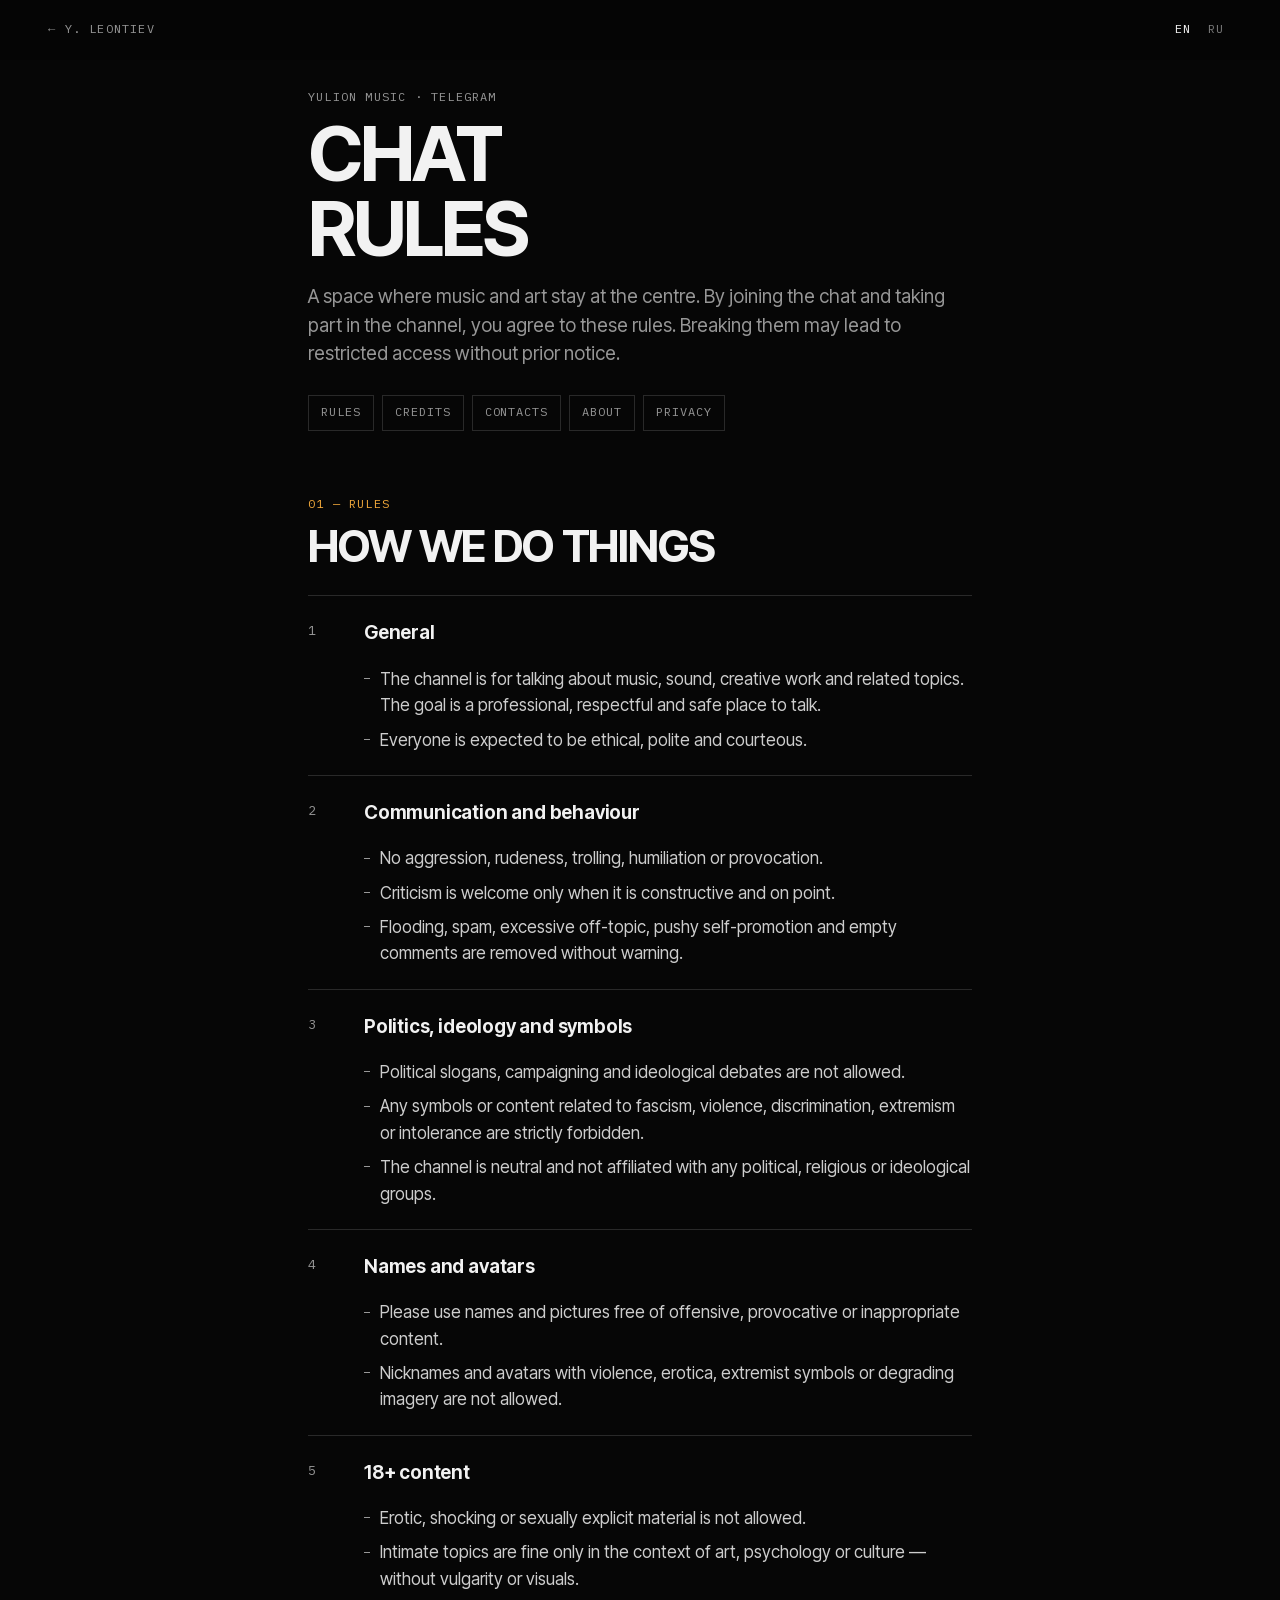
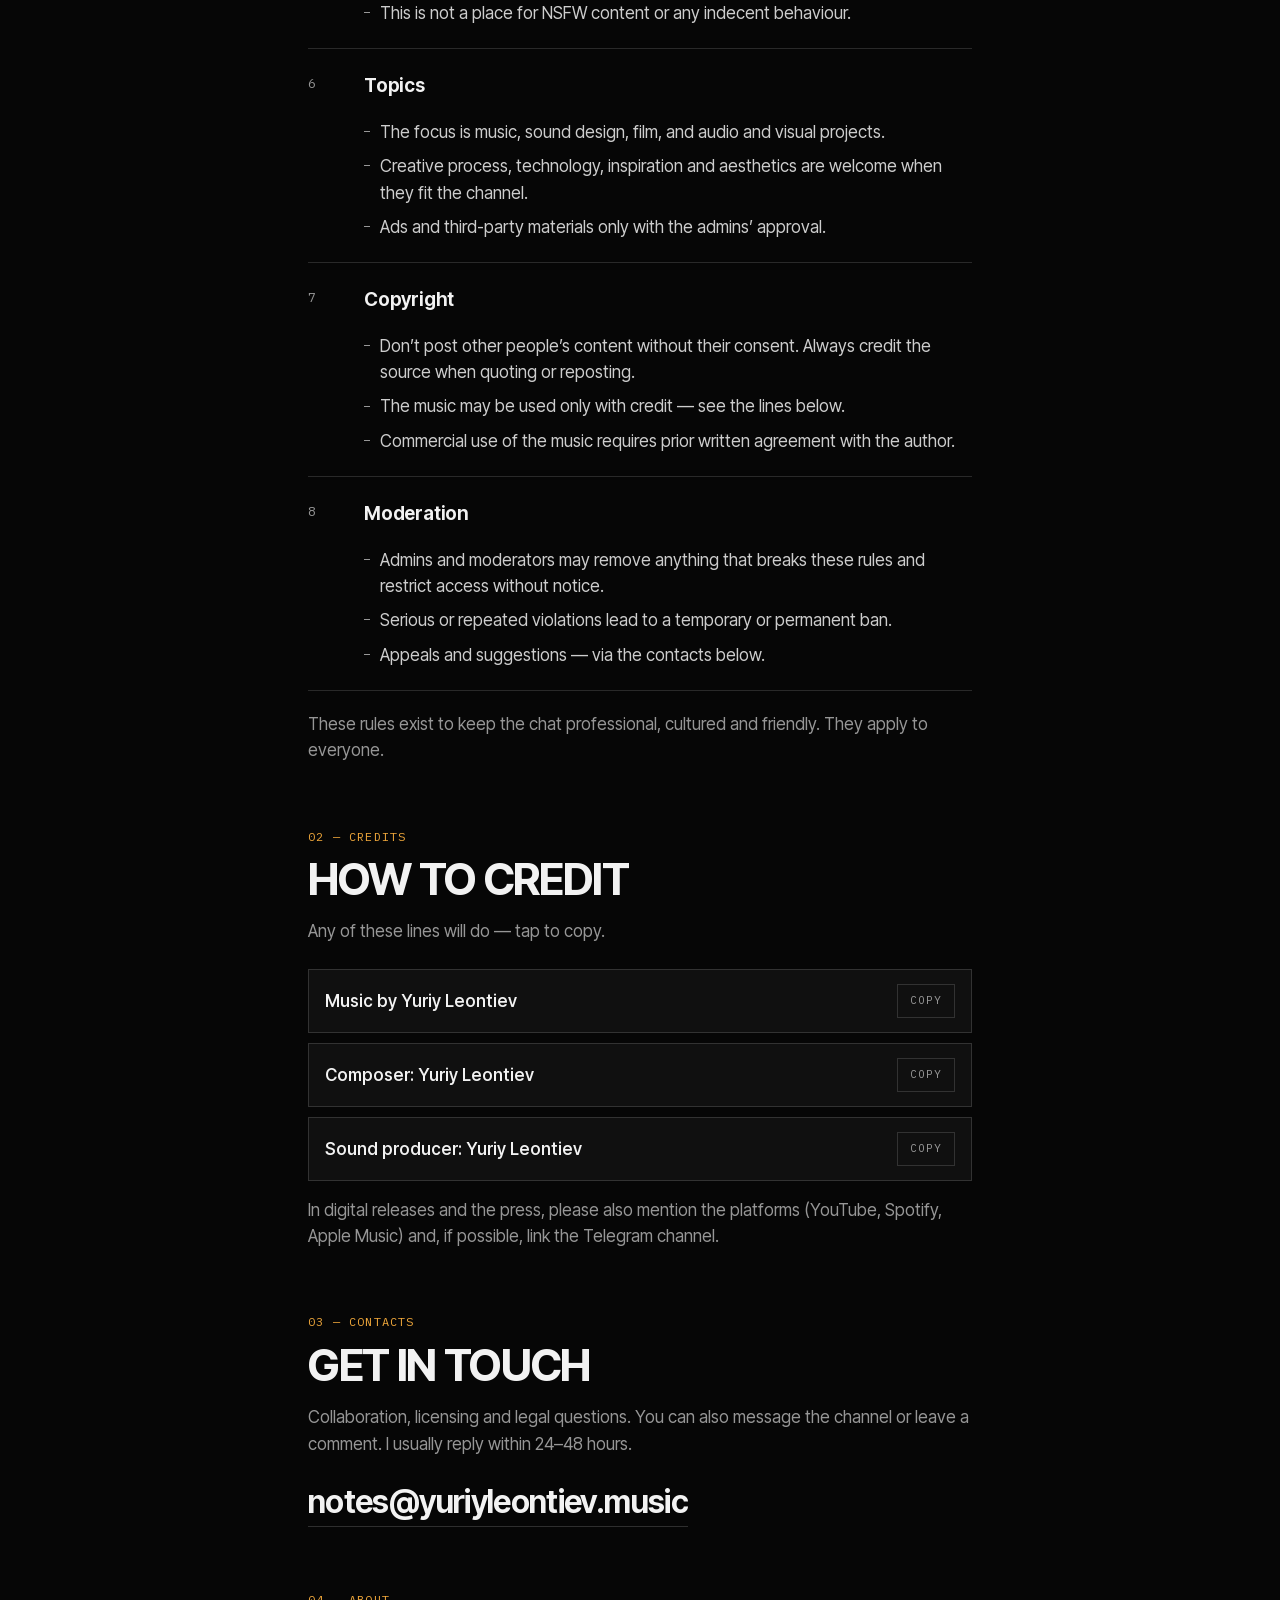
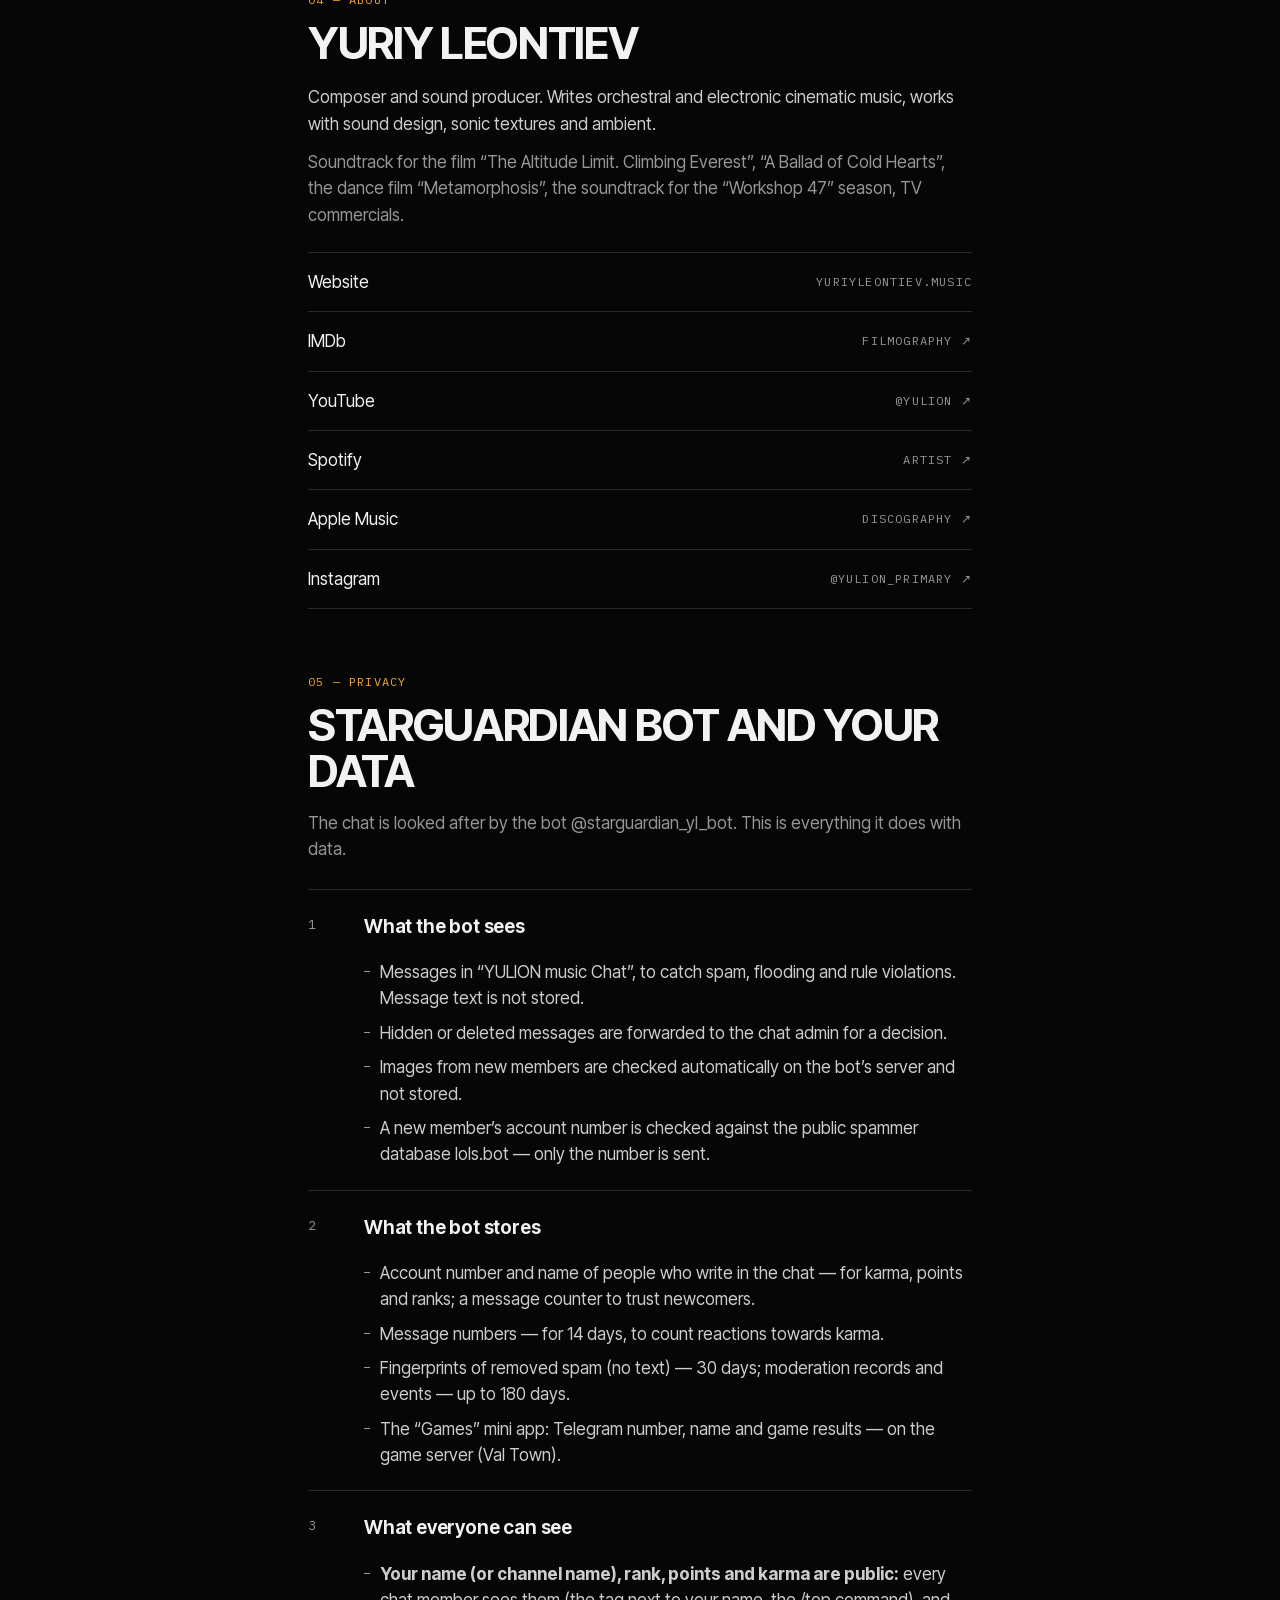
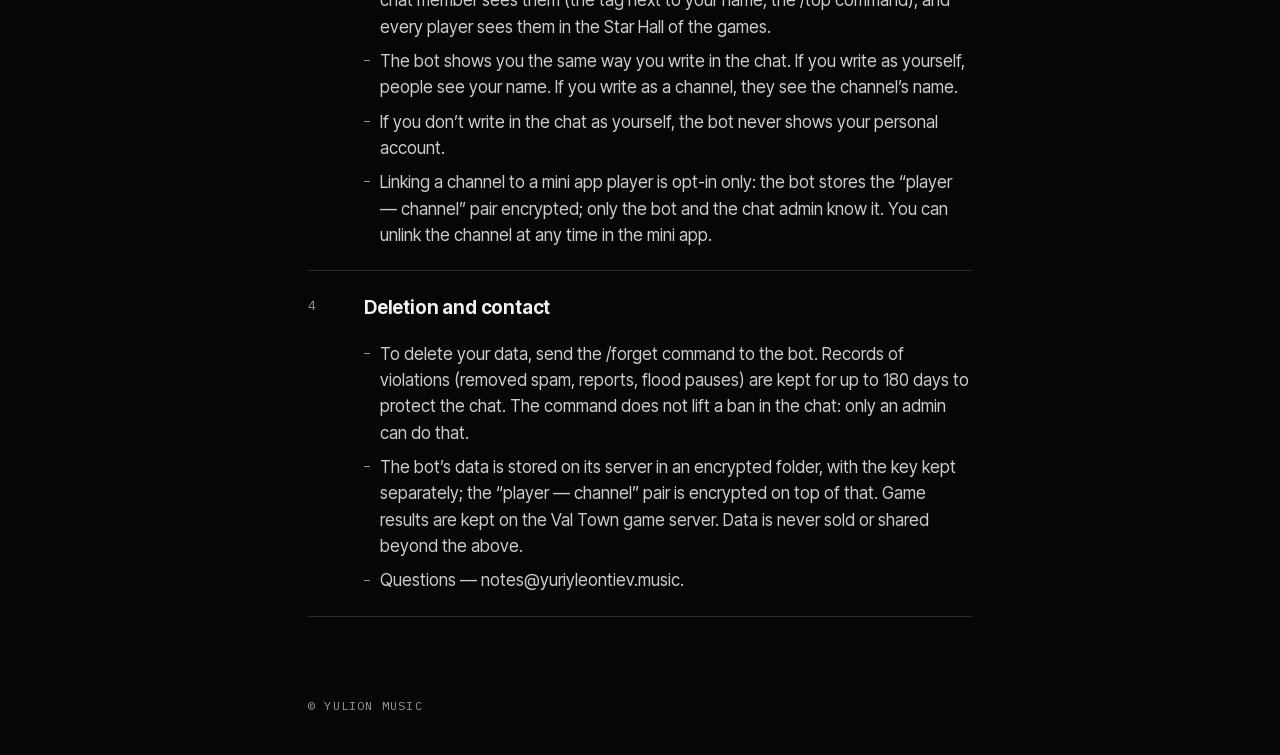
<file: chatrules/index.html>
<!doctype html>
<html lang="ru" data-lang="ru">
<head>
<meta charset="utf-8">
<meta name="viewport" content="width=device-width, initial-scale=1, viewport-fit=cover">
<title>Правила чата · YULION music</title>
<meta name="robots" content="noindex, nofollow">
<meta name="description" content="Правила чата канала YULION music, как указывать автора и контакты.">
<meta property="og:title" content="Правила чата · YULION music">
<meta property="og:description" content="Правила чата, как указывать автора и контакты.">
<meta property="og:type" content="website">
<meta name="theme-color" content="#060606">
<link rel="preload" href="../fonts/inter-tight-300-800-latin.woff2" as="font" type="font/woff2" crossorigin>
<link rel="stylesheet" href="../fonts.css">
<style>
  :root {
    --black: #060606;
    --card: #101010;
    --white: rgba(255, 255, 255, .95);
    --dim: rgba(255, 255, 255, .58);
    --faint: rgba(255, 255, 255, .16);
    --hair: rgba(255, 255, 255, .14);
    --gold: #F2A93B;
    --sans: "Inter Tight", "Helvetica Neue", Arial, sans-serif;
    --mono: "IBM Plex Mono", ui-monospace, "SF Mono", Menlo, monospace;
    --pad: clamp(16px, 5vw, 48px);
  }
  * { box-sizing: border-box; margin: 0; padding: 0; }
  html { color-scheme: dark; -webkit-text-size-adjust: 100%; scroll-behavior: smooth; scroll-padding-top: 64px; }
  body { background: var(--black); color: var(--white); font-family: var(--sans); font-size: 17px; line-height: 1.55; -webkit-font-smoothing: antialiased; overflow-x: hidden; }
  a { color: inherit; text-decoration: none; -webkit-tap-highlight-color: transparent; }
  button { font: inherit; color: inherit; background: none; border: 0; cursor: pointer; -webkit-tap-highlight-color: transparent; }
  .mono { font-family: var(--mono); font-size: 12px; letter-spacing: .1em; text-transform: uppercase; }
  .wrap { max-width: 760px; margin: 0 auto; padding: 0 var(--pad); }

  .bar { position: sticky; top: 0; z-index: 20; display: flex; justify-content: space-between; align-items: center; padding: max(10px, env(safe-area-inset-top)) var(--pad) 10px; background: rgba(6, 6, 6, .86); -webkit-backdrop-filter: blur(10px); backdrop-filter: blur(10px); border-bottom: 1px solid transparent; transition: border-color .2s; }
  .bar.scrolled { border-bottom-color: var(--hair); }
  .bar a { padding: 10px 0; color: var(--dim); }

  .head { padding: 28px 0 8px; }
  .head .mono { color: var(--dim); }
  h1 { margin-top: 10px; font-size: clamp(40px, 11vw, 76px); font-weight: 700; letter-spacing: -.04em; line-height: .98; text-transform: uppercase; }
  .lead { margin-top: 18px; max-width: 34em; color: var(--dim); font-size: clamp(16px, 2.2vw, 19px); line-height: 1.5; }

  .toc { margin-top: 26px; display: flex; flex-wrap: wrap; gap: 8px; }
  .toc a { display: inline-flex; align-items: center; min-height: 36px; padding: 0 12px; border: 1px solid var(--hair); font-family: var(--mono); font-size: 12px; letter-spacing: .08em; text-transform: uppercase; color: var(--dim); transition: border-color .2s, color .2s; }
  .toc a:hover { color: var(--white); border-color: var(--white); }

  section { padding: 56px 0 8px; }
  section > .mono { color: var(--gold); }
  h2 { margin-top: 10px; font-size: clamp(28px, 6vw, 44px); font-weight: 700; letter-spacing: -.03em; line-height: 1.05; text-transform: uppercase; }
  .intro { margin-top: 16px; color: var(--dim); }

  .rules { margin-top: 26px; border-top: 1px solid var(--hair); }
  .rule { display: grid; grid-template-columns: 44px 1fr; gap: 4px 12px; padding: 22px 0; border-bottom: 1px solid var(--hair); }
  .rule .n { font-family: var(--mono); font-size: 13px; color: var(--dim); padding-top: 3px; }
  .rule h3 { font-size: 19px; font-weight: 650; letter-spacing: -.01em; }
  .rule ul { grid-column: 2; list-style: none; margin-top: 6px; }
  .rule li { position: relative; padding-left: 16px; margin-top: 8px; color: rgba(255, 255, 255, .8); }
  .rule li::before { content: ""; position: absolute; left: 0; top: .72em; width: 6px; height: 1px; background: var(--dim); }
  .outro { margin-top: 20px; color: var(--dim); }

  .credits { margin-top: 24px; display: grid; gap: 10px; }
  .credit { display: flex; align-items: center; justify-content: space-between; gap: 12px; padding: 14px 16px; background: var(--card); border: 1px solid var(--hair); }
  .credit span { font-weight: 550; }
  .copy { flex: none; min-height: 34px; padding: 0 12px; border: 1px solid var(--hair); font-family: var(--mono); font-size: 11px; letter-spacing: .1em; text-transform: uppercase; color: var(--dim); transition: border-color .2s, color .2s; }
  .copy:hover { color: var(--white); border-color: var(--white); }
  .copy.done { color: var(--gold); border-color: var(--gold); }
  .note { margin-top: 16px; color: var(--dim); }

  .links { margin-top: 24px; border-top: 1px solid var(--hair); }
  .links a { display: flex; justify-content: space-between; align-items: center; gap: 12px; padding: 16px 0; border-bottom: 1px solid var(--hair); transition: padding .2s; }
  .links a:hover { padding-left: 6px; }
  .links a .mono { color: var(--dim); }
  .about { margin-top: 18px; color: rgba(255, 255, 255, .8); }
  .projects { margin-top: 12px; color: var(--dim); }
  .mail { display: inline-block; margin-top: 20px; font-size: clamp(22px, 5vw, 32px); font-weight: 650; letter-spacing: -.02em; border-bottom: 1px solid var(--faint); }
  .mail:hover { border-bottom-color: var(--white); }

  [data-l] { display: none; }
  html[data-lang="ru"] [data-l="ru"], html[data-lang="en"] [data-l="en"] { display: block; }
  .lang { display: flex; }
  .lang button { padding: 10px 8px; font-family: var(--mono); font-size: 12px; letter-spacing: .1em; opacity: .5; }
  .lang button[aria-pressed="true"] { opacity: 1; }

  footer { padding: 72px 0 max(40px, env(safe-area-inset-bottom)); color: var(--dim); }
</style>
</head>
<body>
<div class="bar" id="bar">
  <a class="mono" href="../">← Y. Leontiev</a>
  <div class="lang" role="group" aria-label="Language">
    <button type="button" data-set="en" aria-pressed="false">EN</button>
    <button type="button" data-set="ru" aria-pressed="true">RU</button>
  </div>
</div>

<main class="wrap">
<div data-l="ru">
  <header class="head">
    <div class="mono">YULION music · Telegram</div>
    <h1>Правила<br>чата</h1>
    <p class="lead">Пространство, где в центре внимания — музыка и искусство. Заходя в чат и общаясь в канале, вы соглашаетесь с этими правилами. За нарушения доступ может быть ограничен без предупреждения.</p>
    <nav class="toc" aria-label="Разделы">
      <a href="#rules">Правила</a>
      <a href="#credits">Как указывать автора</a>
      <a href="#contacts">Контакты</a>
      <a href="#about">О канале</a>
      <a href="#privacy">Конфиденциальность</a>
    </nav>
  </header>

  <section id="rules">
    <div class="mono">01 — Правила</div>
    <h2>Как у нас принято</h2>
    <div class="rules">
      <div class="rule"><div class="n">1</div><h3>Общие положения</h3><ul>
        <li>Канал — для обсуждения музыки, звука, творчества и смежных тем. Главное — профессиональная, уважительная и безопасная среда.</li>
        <li>Все участники соблюдают нормы этики, вежливости и корректности.</li>
      </ul></div>
      <div class="rule"><div class="n">2</div><h3>Общение и поведение</h3><ul>
        <li>Недопустимы агрессия, грубость, троллинг, унижение достоинства и провокации.</li>
        <li>Критика — только конструктивная и по существу.</li>
        <li>Флуд, спам, чрезмерный оффтоп, навязчивая самореклама и бессодержательные комментарии удаляются без предупреждения.</li>
      </ul></div>
      <div class="rule"><div class="n">3</div><h3>Политика, идеология и символика</h3><ul>
        <li>Политические лозунги, агитация и идеологические дискуссии запрещены.</li>
        <li>Любая символика и контент, связанные с фашизмом, насилием, дискриминацией, экстремизмом и нетерпимостью, категорически недопустимы.</li>
        <li>Канал нейтрален и не связан с политическими, религиозными или идеологическими объединениями.</li>
      </ul></div>
      <div class="rule"><div class="n">4</div><h3>Имена и аватарки</h3><ul>
        <li>Используйте имена и изображения без оскорбительного, провокационного или неприемлемого содержания.</li>
        <li>Запрещены ники и аватары со сценами насилия, эротикой, экстремистской символикой или унизительными образами.</li>
      </ul></div>
      <div class="rule"><div class="n">5</div><h3>Контент 18+</h3><ul>
        <li>Материалы эротического, шокирующего или откровенно сексуального характера запрещены.</li>
        <li>Интимные темы допустимы только в контексте искусства, психологии или культуры — без пошлости и визуальных элементов.</li>
        <li>Канал — не площадка для NSFW и любого непристойного поведения.</li>
      </ul></div>
      <div class="rule"><div class="n">6</div><h3>Тематика</h3><ul>
        <li>Основное направление — музыка, саунд-дизайн, кино, звуковые и визуальные проекты.</li>
        <li>Можно обсуждать творческий процесс, технологии, вдохновение и эстетику, если это по теме канала.</li>
        <li>Реклама и сторонние материалы — только по согласованию с администрацией.</li>
      </ul></div>
      <div class="rule"><div class="n">7</div><h3>Авторские права</h3><ul>
        <li>Публиковать чужой контент без согласия автора нельзя. При цитировании и репосте указывайте источник.</li>
        <li>Музыку можно использовать только с указанием авторства — подписи ниже.</li>
        <li>Для коммерческого использования музыки нужно предварительное письменное согласование с автором.</li>
      </ul></div>
      <div class="rule"><div class="n">8</div><h3>Модерация</h3><ul>
        <li>Администраторы и модераторы вправе удалять материалы, нарушающие правила, и ограничивать доступ без уведомления.</li>
        <li>Грубые или повторные нарушения — временная или постоянная блокировка.</li>
        <li>Апелляции и предложения — через контакты ниже.</li>
      </ul></div>
    </div>
    <p class="outro">Правила нужны, чтобы в чате оставалась профессиональная, культурная и доброжелательная атмосфера. Они обязательны для всех участников.</p>
  </section>

  <section id="credits">
    <div class="mono">02 — Credits</div>
    <h2>Как указывать автора</h2>
    <p class="intro">Подойдёт любая из подписей — нажмите, чтобы скопировать.</p>
    <div class="credits">
      <div class="credit"><span>Композитор: Юрий Леонтьев (Yuriy Leontiev)</span><button class="copy" type="button">Копировать</button></div>
      <div class="credit"><span>Саунд-продюсер: Юрий Леонтьев (Yuriy Leontiev)</span><button class="copy" type="button">Копировать</button></div>
      <div class="credit"><span>Music by Yuriy Leontiev</span><button class="copy" type="button">Копировать</button></div>
    </div>
    <p class="note">В цифровых релизах и СМИ желательно указывать платформы (YouTube, Spotify, Apple Music) и, по возможности, ссылку на телеграм-канал.</p>
  </section>

  <section id="contacts">
    <div class="mono">03 — Контакты</div>
    <h2>Связаться</h2>
    <p class="intro">Сотрудничество, лицензии и правовые вопросы. Можно и сообщением в канал или в комментариях. Обычно отвечаю за 24–48 часов.</p>
    <a class="mail" href="mailto:notes@yuriyleontiev.music">notes@yuriyleontiev.music</a>
  </section>

  <section id="about">
    <div class="mono">04 — О канале</div>
    <h2>Yuriy Leontiev</h2>
    <p class="about">Композитор и саунд-продюсер. Пишет оркестровую и электронную кинематографичную музыку, работает с саунд-дизайном, звуковыми текстурами и эмбиентом.</p>
    <p class="projects">Саундтрек к фильму «Предел высоты. Восхождение на Эверест», «Баллада о холодных сердцах», танцевальный фильм «Метаморфоза», саундтрек для сезона «Мастерская 47», реклама на ТВ.</p>
    <div class="links">
      <a href="../">Сайт <span class="mono">yuriyleontiev.music</span></a>
      <a href="https://www.imdb.com/name/nm14636927/" target="_blank" rel="noopener">IMDb <span class="mono">Фильмография ↗</span></a>
      <a href="https://www.youtube.com/@YULION" target="_blank" rel="noopener">YouTube <span class="mono">@YULION ↗</span></a>
      <a href="https://open.spotify.com/artist/2xHIhkS5rqeGInYDac9gLq" target="_blank" rel="noopener">Spotify <span class="mono">Артист ↗</span></a>
      <a href="https://itunes.apple.com/by/artist/yuriy-leontiev/id919899904" target="_blank" rel="noopener">Apple Music <span class="mono">Дискография ↗</span></a>
      <a href="https://instagram.com/yulion_primary" target="_blank" rel="noopener">Instagram <span class="mono">@yulion_primary ↗</span></a>
    </div>
  </section>

  <section id="privacy">
    <div class="mono">05 — Конфиденциальность</div>
    <h2>Бот StarGuardian и ваши данные</h2>
    <p class="intro">Порядок в чате помогает поддерживать бот @starguardian_yl_bot. Вот что он делает с данными — коротко и без исключений.</p>
    <div class="rules">
      <div class="rule"><div class="n">1</div><h3>Что бот видит</h3><ul>
        <li>Сообщения в «YULION music Chat» — чтобы находить спам, флуд и нарушения правил. Текст сообщений бот не сохраняет.</li>
        <li>Скрытые и удалённые сообщения пересылаются администратору чата, чтобы он принял решение.</li>
        <li>Картинки новых участников проверяются автоматически на сервере бота и не сохраняются.</li>
        <li>Номер аккаунта нового участника сверяется с открытой базой спамеров lols.bot — туда уходит только номер.</li>
      </ul></div>
      <div class="rule"><div class="n">2</div><h3>Что бот хранит</h3><ul>
        <li>Номер аккаунта и имя тех, кто пишет в чат, — для кармы, очков и званий; счётчик сообщений — чтобы доверять новичкам.</li>
        <li>Номера сообщений — 14 дней, чтобы засчитывать реакции в карму.</li>
        <li>Отпечатки удалённого спама (без текста) — 30 дней; записи модерации и события — до 180 дней.</li>
        <li>Мини-приложение «Игры»: номер и имя из Телеграма и результаты игр — на сервере игр (Val Town).</li>
      </ul></div>
      <div class="rule"><div class="n">3</div><h3>Что видно всем</h3><ul>
        <li><b>Имя (или название канала), звание, очки и карма — общедоступны:</b> их видят все участники чата (тег рядом с именем, команда /top) и все игроки в «Звёздном зале» мини-игр.</li>
        <li>Бот показывает вас так же, как вы пишете в чат. Если вы пишете от своего имени, видно ваше имя. Если от имени канала, видно название канала.</li>
        <li>Если вы не пишете в чат от своего имени, бот нигде не показывает ваш личный аккаунт.</li>
        <li>Привязать канал к игроку мини-приложения можно только по своему желанию: бот хранит пару «игрок — канал» в зашифрованном виде, о ней знают только бот и администратор чата. Отвязать канал можно в любой момент в мини-приложении.</li>
      </ul></div>
      <div class="rule"><div class="n">4</div><h3>Удаление и контакты</h3><ul>
        <li>Чтобы удалить свои данные, напишите боту команду /forget. Записи о нарушениях (удалённый спам, жалобы, паузы за флуд) бот хранит до 180 дней, чтобы защищать чат. Блокировку в чате команда не снимает: это может сделать только администратор.</li>
        <li>Данные бота хранятся на его сервере в зашифрованной папке, ключ — отдельно; пара «игрок — канал» зашифрована дополнительно. Результаты игр хранятся на сервере игр Val Town. Данные не продаются и никому не передаются, кроме названного выше.</li>
        <li>Вопросы — notes@yuriyleontiev.music.</li>
      </ul></div>
    </div>
  </section>
</div>

<div data-l="en">
  <header class="head">
    <div class="mono">YULION music · Telegram</div>
    <h1>Chat<br>rules</h1>
    <p class="lead">A space where music and art stay at the centre. By joining the chat and taking part in the channel, you agree to these rules. Breaking them may lead to restricted access without prior notice.</p>
    <nav class="toc" aria-label="Sections">
      <a href="#rules-en">Rules</a>
      <a href="#credits-en">Credits</a>
      <a href="#contacts-en">Contacts</a>
      <a href="#about-en">About</a>
      <a href="#privacy-en">Privacy</a>
    </nav>
  </header>

  <section id="rules-en">
    <div class="mono">01 — Rules</div>
    <h2>How we do things</h2>
    <div class="rules">
      <div class="rule"><div class="n">1</div><h3>General</h3><ul>
        <li>The channel is for talking about music, sound, creative work and related topics. The goal is a professional, respectful and safe place to talk.</li>
        <li>Everyone is expected to be ethical, polite and courteous.</li>
      </ul></div>
      <div class="rule"><div class="n">2</div><h3>Communication and behaviour</h3><ul>
        <li>No aggression, rudeness, trolling, humiliation or provocation.</li>
        <li>Criticism is welcome only when it is constructive and on point.</li>
        <li>Flooding, spam, excessive off-topic, pushy self-promotion and empty comments are removed without warning.</li>
      </ul></div>
      <div class="rule"><div class="n">3</div><h3>Politics, ideology and symbols</h3><ul>
        <li>Political slogans, campaigning and ideological debates are not allowed.</li>
        <li>Any symbols or content related to fascism, violence, discrimination, extremism or intolerance are strictly forbidden.</li>
        <li>The channel is neutral and not affiliated with any political, religious or ideological groups.</li>
      </ul></div>
      <div class="rule"><div class="n">4</div><h3>Names and avatars</h3><ul>
        <li>Please use names and pictures free of offensive, provocative or inappropriate content.</li>
        <li>Nicknames and avatars with violence, erotica, extremist symbols or degrading imagery are not allowed.</li>
      </ul></div>
      <div class="rule"><div class="n">5</div><h3>18+ content</h3><ul>
        <li>Erotic, shocking or sexually explicit material is not allowed.</li>
        <li>Intimate topics are fine only in the context of art, psychology or culture — without vulgarity or visuals.</li>
        <li>This is not a place for NSFW content or any indecent behaviour.</li>
      </ul></div>
      <div class="rule"><div class="n">6</div><h3>Topics</h3><ul>
        <li>The focus is music, sound design, film, and audio and visual projects.</li>
        <li>Creative process, technology, inspiration and aesthetics are welcome when they fit the channel.</li>
        <li>Ads and third-party materials only with the admins’ approval.</li>
      </ul></div>
      <div class="rule"><div class="n">7</div><h3>Copyright</h3><ul>
        <li>Don’t post other people’s content without their consent. Always credit the source when quoting or reposting.</li>
        <li>The music may be used only with credit — see the lines below.</li>
        <li>Commercial use of the music requires prior written agreement with the author.</li>
      </ul></div>
      <div class="rule"><div class="n">8</div><h3>Moderation</h3><ul>
        <li>Admins and moderators may remove anything that breaks these rules and restrict access without notice.</li>
        <li>Serious or repeated violations lead to a temporary or permanent ban.</li>
        <li>Appeals and suggestions — via the contacts below.</li>
      </ul></div>
    </div>
    <p class="outro">These rules exist to keep the chat professional, cultured and friendly. They apply to everyone.</p>
  </section>

  <section id="credits-en">
    <div class="mono">02 — Credits</div>
    <h2>How to credit</h2>
    <p class="intro">Any of these lines will do — tap to copy.</p>
    <div class="credits">
      <div class="credit"><span>Music by Yuriy Leontiev</span><button class="copy" type="button">Copy</button></div>
      <div class="credit"><span>Composer: Yuriy Leontiev</span><button class="copy" type="button">Copy</button></div>
      <div class="credit"><span>Sound producer: Yuriy Leontiev</span><button class="copy" type="button">Copy</button></div>
    </div>
    <p class="note">In digital releases and the press, please also mention the platforms (YouTube, Spotify, Apple Music) and, if possible, link the Telegram channel.</p>
  </section>

  <section id="contacts-en">
    <div class="mono">03 — Contacts</div>
    <h2>Get in touch</h2>
    <p class="intro">Collaboration, licensing and legal questions. You can also message the channel or leave a comment. I usually reply within 24–48 hours.</p>
    <a class="mail" href="mailto:notes@yuriyleontiev.music">notes@yuriyleontiev.music</a>
  </section>

  <section id="about-en">
    <div class="mono">04 — About</div>
    <h2>Yuriy Leontiev</h2>
    <p class="about">Composer and sound producer. Writes orchestral and electronic cinematic music, works with sound design, sonic textures and ambient.</p>
    <p class="projects">Soundtrack for the film “The Altitude Limit. Climbing Everest”, “A Ballad of Cold Hearts”, the dance film “Metamorphosis”, the soundtrack for the “Workshop 47” season, TV commercials.</p>
    <div class="links">
      <a href="../">Website <span class="mono">yuriyleontiev.music</span></a>
      <a href="https://www.imdb.com/name/nm14636927/" target="_blank" rel="noopener">IMDb <span class="mono">Filmography ↗</span></a>
      <a href="https://www.youtube.com/@YULION" target="_blank" rel="noopener">YouTube <span class="mono">@YULION ↗</span></a>
      <a href="https://open.spotify.com/artist/2xHIhkS5rqeGInYDac9gLq" target="_blank" rel="noopener">Spotify <span class="mono">Artist ↗</span></a>
      <a href="https://itunes.apple.com/by/artist/yuriy-leontiev/id919899904" target="_blank" rel="noopener">Apple Music <span class="mono">Discography ↗</span></a>
      <a href="https://instagram.com/yulion_primary" target="_blank" rel="noopener">Instagram <span class="mono">@yulion_primary ↗</span></a>
    </div>
  </section>
  <section id="privacy-en">
    <div class="mono">05 — Privacy</div>
    <h2>StarGuardian bot and your data</h2>
    <p class="intro">The chat is looked after by the bot @starguardian_yl_bot. This is everything it does with data.</p>
    <div class="rules">
      <div class="rule"><div class="n">1</div><h3>What the bot sees</h3><ul>
        <li>Messages in “YULION music Chat”, to catch spam, flooding and rule violations. Message text is not stored.</li>
        <li>Hidden or deleted messages are forwarded to the chat admin for a decision.</li>
        <li>Images from new members are checked automatically on the bot’s server and not stored.</li>
        <li>A new member’s account number is checked against the public spammer database lols.bot — only the number is sent.</li>
      </ul></div>
      <div class="rule"><div class="n">2</div><h3>What the bot stores</h3><ul>
        <li>Account number and name of people who write in the chat — for karma, points and ranks; a message counter to trust newcomers.</li>
        <li>Message numbers — for 14 days, to count reactions towards karma.</li>
        <li>Fingerprints of removed spam (no text) — 30 days; moderation records and events — up to 180 days.</li>
        <li>The “Games” mini app: Telegram number, name and game results — on the game server (Val Town).</li>
      </ul></div>
      <div class="rule"><div class="n">3</div><h3>What everyone can see</h3><ul>
        <li><b>Your name (or channel name), rank, points and karma are public:</b> every chat member sees them (the tag next to your name, the /top command), and every player sees them in the Star Hall of the games.</li>
        <li>The bot shows you the same way you write in the chat. If you write as yourself, people see your name. If you write as a channel, they see the channel’s name.</li>
        <li>If you don’t write in the chat as yourself, the bot never shows your personal account.</li>
        <li>Linking a channel to a mini app player is opt-in only: the bot stores the “player — channel” pair encrypted; only the bot and the chat admin know it. You can unlink the channel at any time in the mini app.</li>
      </ul></div>
      <div class="rule"><div class="n">4</div><h3>Deletion and contact</h3><ul>
        <li>To delete your data, send the /forget command to the bot. Records of violations (removed spam, reports, flood pauses) are kept for up to 180 days to protect the chat. The command does not lift a ban in the chat: only an admin can do that.</li>
        <li>The bot’s data is stored on its server in an encrypted folder, with the key kept separately; the “player — channel” pair is encrypted on top of that. Game results are kept on the Val Town game server. Data is never sold or shared beyond the above.</li>
        <li>Questions — notes@yuriyleontiev.music.</li>
      </ul></div>
    </div>
  </section>
</div>

  <footer class="mono">© YULION music</footer>
</main>

<script>
  document.querySelectorAll(".copy").forEach(function (b) {
    b.addEventListener("click", function () {
      var text = b.previousElementSibling.textContent;
      var en = document.documentElement.getAttribute("data-lang") === "en", label = b.textContent;
      var ok = function () { b.textContent = en ? "Copied" : "Скопировано"; b.classList.add("done");
        setTimeout(function () { b.textContent = label; b.classList.remove("done"); }, 1600); };
      if (navigator.clipboard && navigator.clipboard.writeText) {
        navigator.clipboard.writeText(text).then(ok, function () { fallback(text); ok(); });
      } else { fallback(text); ok(); }
    });
  });
  function fallback(text) {
    var t = document.createElement("textarea"); t.value = text; t.setAttribute("readonly", "");
    t.style.position = "fixed"; t.style.opacity = "0"; document.body.appendChild(t); t.select();
    try { document.execCommand("copy"); } catch (e) {} document.body.removeChild(t);
  }
  (function () {
    var root = document.documentElement, KEY = "yl-lang";
    var titles = { ru: "Правила чата · YULION music", en: "Chat rules · YULION music" };
    function setLang(l) {
      root.setAttribute("data-lang", l); root.lang = l; document.title = titles[l];
      document.querySelectorAll(".lang button").forEach(function (b) { b.setAttribute("aria-pressed", String(b.dataset.set === l)); });
      try { localStorage.setItem(KEY, l); } catch (e) {}
    }
    var asked = (new URLSearchParams(location.search).get("lang") || "").toLowerCase();
    var l = (navigator.language || "").toLowerCase().indexOf("ru") === 0 ? "ru" : "en";
    try { l = localStorage.getItem(KEY) || l; } catch (e) {}
    if (asked === "ru" || asked === "en") l = asked;
    setLang(l);
    document.querySelectorAll(".lang button").forEach(function (b) { b.addEventListener("click", function () { setLang(b.dataset.set); }); });
  })();
  // ссылка с якорем (например, #privacy из бота): язык выбирается после загрузки — прокручиваем к разделу своего языка
  if (location.hash.length > 1) {
    var id = location.hash.slice(1).replace(/-en$/, "");
    var target = document.getElementById(document.documentElement.getAttribute("data-lang") === "en" ? id + "-en" : id);
    if (target) setTimeout(function () { target.scrollIntoView(); }, 60);
  }
  var bar = document.getElementById("bar");
  addEventListener("scroll", function () { bar.classList.toggle("scrolled", scrollY > 8); }, { passive: true });
</script>
<script data-goatcounter="https://yulion.goatcounter.com/count" async src="../gc.js"></script>
</body>
</html>
</file>
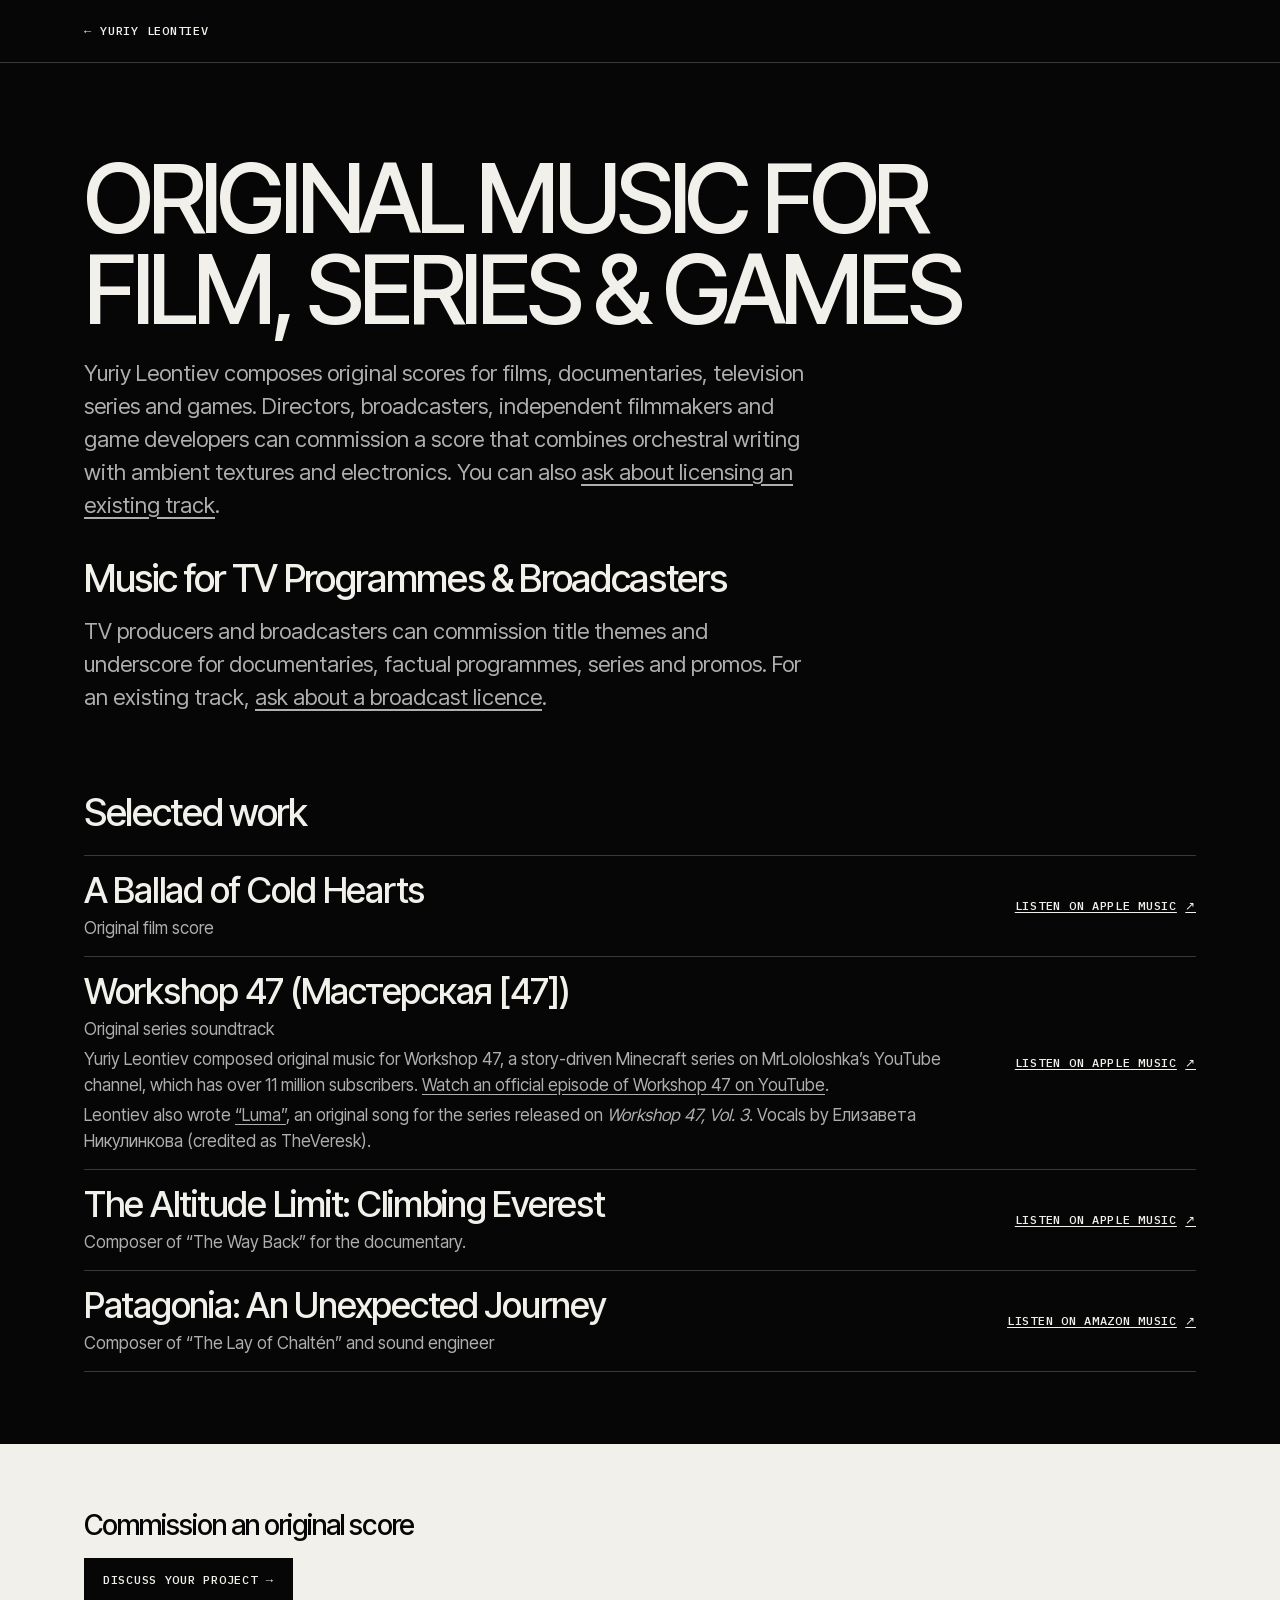
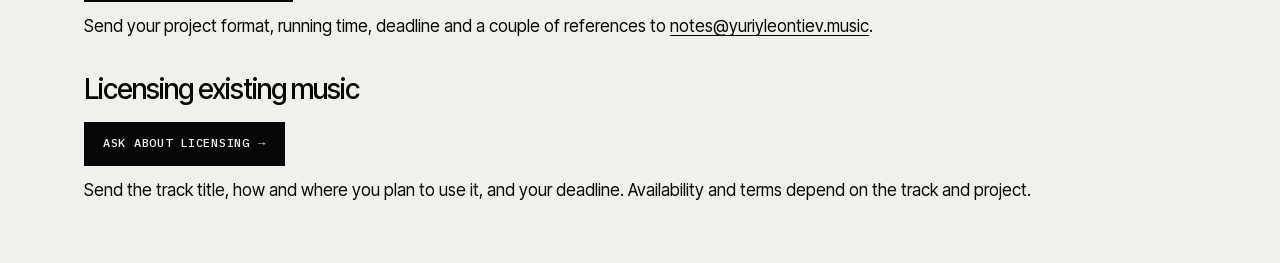
<file: commission/index.html>
<!doctype html>
<html lang="en">
<head>
<meta charset="utf-8">
<meta name="viewport" content="width=device-width, initial-scale=1">
<title>Original Music for Film, Series &amp; Games | Yuriy Leontiev</title>
<meta name="description" content="Commission an original score or ask about licensing existing music by Yuriy Leontiev for film, documentaries, TV programmes, web series or games.">
<link rel="canonical" href="https://yuriyleontiev.music/commission/">
<link rel="stylesheet" href="/fonts.css">
<style>
  :root {
    --black: #060606;
    --white: #f2f0ea;
    --dim: rgba(255, 255, 255, .68);
    --hair: rgba(255, 255, 255, .2);
    --mono: "IBM Plex Mono", ui-monospace, monospace;
    --pad: clamp(20px, 5vw, 64px);
  }

  * { box-sizing: border-box; }
  body {
    margin: 0;
    background: var(--black);
    color: var(--white);
    font: 17px/1.5 "Inter Tight", "Helvetica Neue", Arial, sans-serif;
  }
  a { color: inherit; text-underline-offset: .2em; }
  a:focus-visible { outline: 2px solid currentColor; outline-offset: 4px; }
  .wrap { max-width: 1240px; margin: 0 auto; padding-inline: var(--pad); }
  header { border-bottom: 1px solid var(--hair); }
  .home, .listen, .button {
    display: inline-flex;
    align-items: center;
    gap: .7em;
    min-height: 44px;
    font: 500 12px/1.4 var(--mono);
    letter-spacing: .06em;
    text-transform: uppercase;
  }
  .home { min-height: 62px; text-decoration: none; }
  .home:hover { text-decoration: underline; }

  .intro { padding-block: clamp(42px, 7vw, 90px) clamp(38px, 6vw, 70px); }
  h1, h2, h3, p { margin: 0; }
  h1 {
    max-width: 14em;
    font-size: clamp(42px, 7.5vw, 108px);
    font-weight: 500;
    line-height: .95;
    letter-spacing: -.055em;
    text-transform: uppercase;
    text-wrap: balance;
  }
  .intro p {
    max-width: 56ch;
    margin-top: 22px;
    color: var(--dim);
    font-size: clamp(18px, 2.1vw, 22px);
  }

  .broadcast { margin-top: 28px; }
  .broadcast p { margin-top: 8px; }

  .work { padding-bottom: clamp(36px, 6vw, 72px); }
  h2 { font-size: clamp(26px, 3vw, 38px); font-weight: 500; letter-spacing: -.035em; }
  .credits { margin: 14px 0 0; padding: 0; list-style: none; border-top: 1px solid var(--hair); }
  .credits li {
    display: grid;
    grid-template-columns: minmax(0, 1fr) auto;
    align-items: center;
    gap: 6px 24px;
    padding: 15px 0;
    border-bottom: 1px solid var(--hair);
  }
  h3 { font-size: clamp(23px, 3vw, 36px); font-weight: 500; line-height: 1.1; letter-spacing: -.035em; }
  .role { margin-top: 5px; color: var(--dim); }
  .listen:hover { text-decoration-thickness: 2px; }

  .contact { background: var(--white); color: var(--black); padding-block: clamp(32px, 5vw, 60px); }
  .button { padding: 12px 18px; border: 1px solid var(--black); background: var(--black); color: var(--white); text-decoration: none; }
  .button:hover { background: var(--white); color: var(--black); }
  .button:focus-visible { outline-color: var(--black); }
  .contact h2 { margin-bottom: 12px; font-size: clamp(22px, 2.5vw, 28px); }
  .contact p { margin-top: 12px; }
  .contact section + section { margin-top: 28px; }

  @media (max-width: 600px) {
    .credits li { grid-template-columns: 1fr; justify-items: start; padding-bottom: 6px; }
  }
</style>
</head>
<body>
<header>
  <div class="wrap">
    <a class="home" href="/"><span aria-hidden="true">←</span> Yuriy Leontiev</a>
  </div>
</header>
<main>
  <div class="wrap">
    <section class="intro">
      <h1>Original Music for Film, Series &amp; Games</h1>
      <p>Yuriy Leontiev composes original scores for films, documentaries, television series and games. Directors, broadcasters, independent filmmakers and game developers can commission a score that combines orchestral writing with ambient textures and electronics. You can also <a href="#licensing">ask about licensing an existing track</a>.</p>
      <section class="broadcast" aria-labelledby="broadcast-title">
        <h2 id="broadcast-title">Music for TV Programmes &amp; Broadcasters</h2>
        <p>TV producers and broadcasters can commission title themes and underscore for documentaries, factual programmes, series and promos. For an existing track, <a href="#licensing">ask about a broadcast licence</a>.</p>
      </section>
    </section>
    <section class="work">
      <h2>Selected work</h2>
      <ul class="credits" role="list">
        <li>
          <div>
            <h3>A Ballad of Cold Hearts</h3>
            <p class="role">Original film score</p>
          </div>
          <a class="listen" href="https://music.apple.com/us/album/a-ballad-of-cold-hearts-original-film-score/1896250550">Listen on Apple Music <span aria-hidden="true">↗</span></a>
        </li>
        <li>
          <div>
            <h3>Workshop 47 (<span lang="ru">Мастерская [47]</span>)</h3>
            <p class="role">Original series soundtrack</p>
            <p class="role">Yuriy Leontiev composed original music for Workshop 47, a story-driven Minecraft series on MrLololoshka’s YouTube channel, which has over 11 million subscribers. <a href="https://www.youtube.com/watch?v=5t6Njj6cwew">Watch an official episode of Workshop 47 on YouTube</a>.</p>
            <p class="role">Leontiev also wrote <a href="https://music.apple.com/us/album/luma-feat-the-veresk/6830542805?i=6830543190">“Luma”</a>, an original song for the series released on <em>Workshop 47, Vol. 3</em>. Vocals by <span lang="ru">Елизавета Никулинкова</span> (credited as TheVeresk).</p>
          </div>
          <a class="listen" href="https://music.apple.com/us/album/workshop-47-vol-1-original-series-soundtrack/1853557585">Listen on Apple Music <span aria-hidden="true">↗</span></a>
        </li>
        <li>
          <div>
            <h3>The Altitude Limit: Climbing Everest</h3>
            <p class="role">Composer of “The Way Back” for the documentary.</p>
          </div>
          <a class="listen" href="https://music.apple.com/us/album/the-way-back-from-predel-vysoty-the-original/1814200115">Listen on Apple Music <span aria-hidden="true">↗</span></a>
        </li>
        <li>
          <div>
            <h3>Patagonia: An Unexpected Journey</h3>
            <p class="role">Composer of “The Lay of Chaltén” and sound engineer</p>
          </div>
          <a class="listen" href="https://music.amazon.it/albums/B0HMSCTNM9">Listen on Amazon Music <span aria-hidden="true">↗</span></a>
        </li>
      </ul>
    </section>
  </div>
  <footer class="contact">
    <div class="wrap">
      <!--email_off-->
      <section aria-labelledby="commission-title">
        <h2 id="commission-title">Commission an original score</h2>
        <a class="button" href="mailto:notes@yuriyleontiev.music">Discuss your project <span aria-hidden="true">→</span></a>
        <p>Send your project format, running time, deadline and a couple of references to <a href="mailto:notes@yuriyleontiev.music">notes@yuriyleontiev.music</a>.</p>
      </section>
      <section id="licensing" aria-labelledby="licensing-title">
        <h2 id="licensing-title">Licensing existing music</h2>
        <a class="button" href="mailto:notes@yuriyleontiev.music?subject=Music%20licensing%20inquiry">Ask about licensing <span aria-hidden="true">→</span></a>
        <p>Send the track title, how and where you plan to use it, and your deadline. Availability and terms depend on the track and project.</p>
      </section>
      <!--/email_off-->
    </div>
  </footer>
</main>
</body>
</html>
</file>
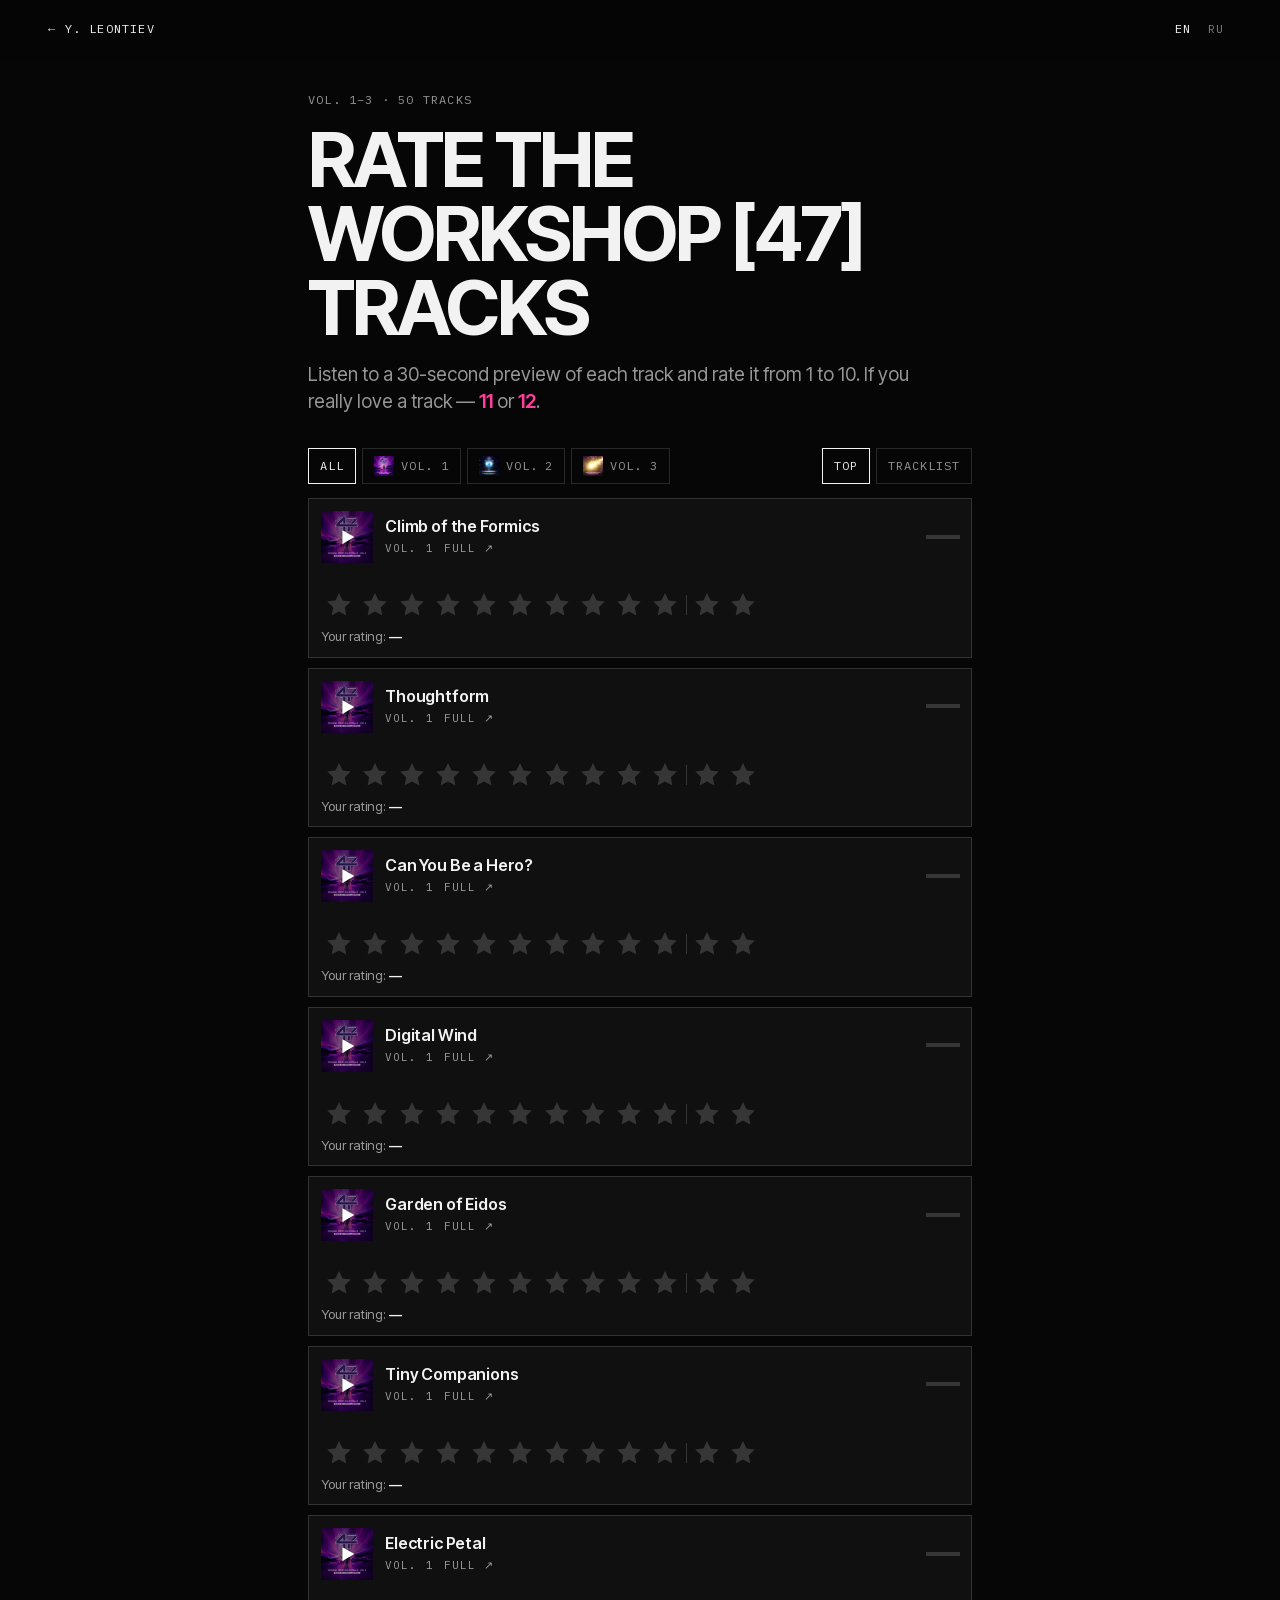
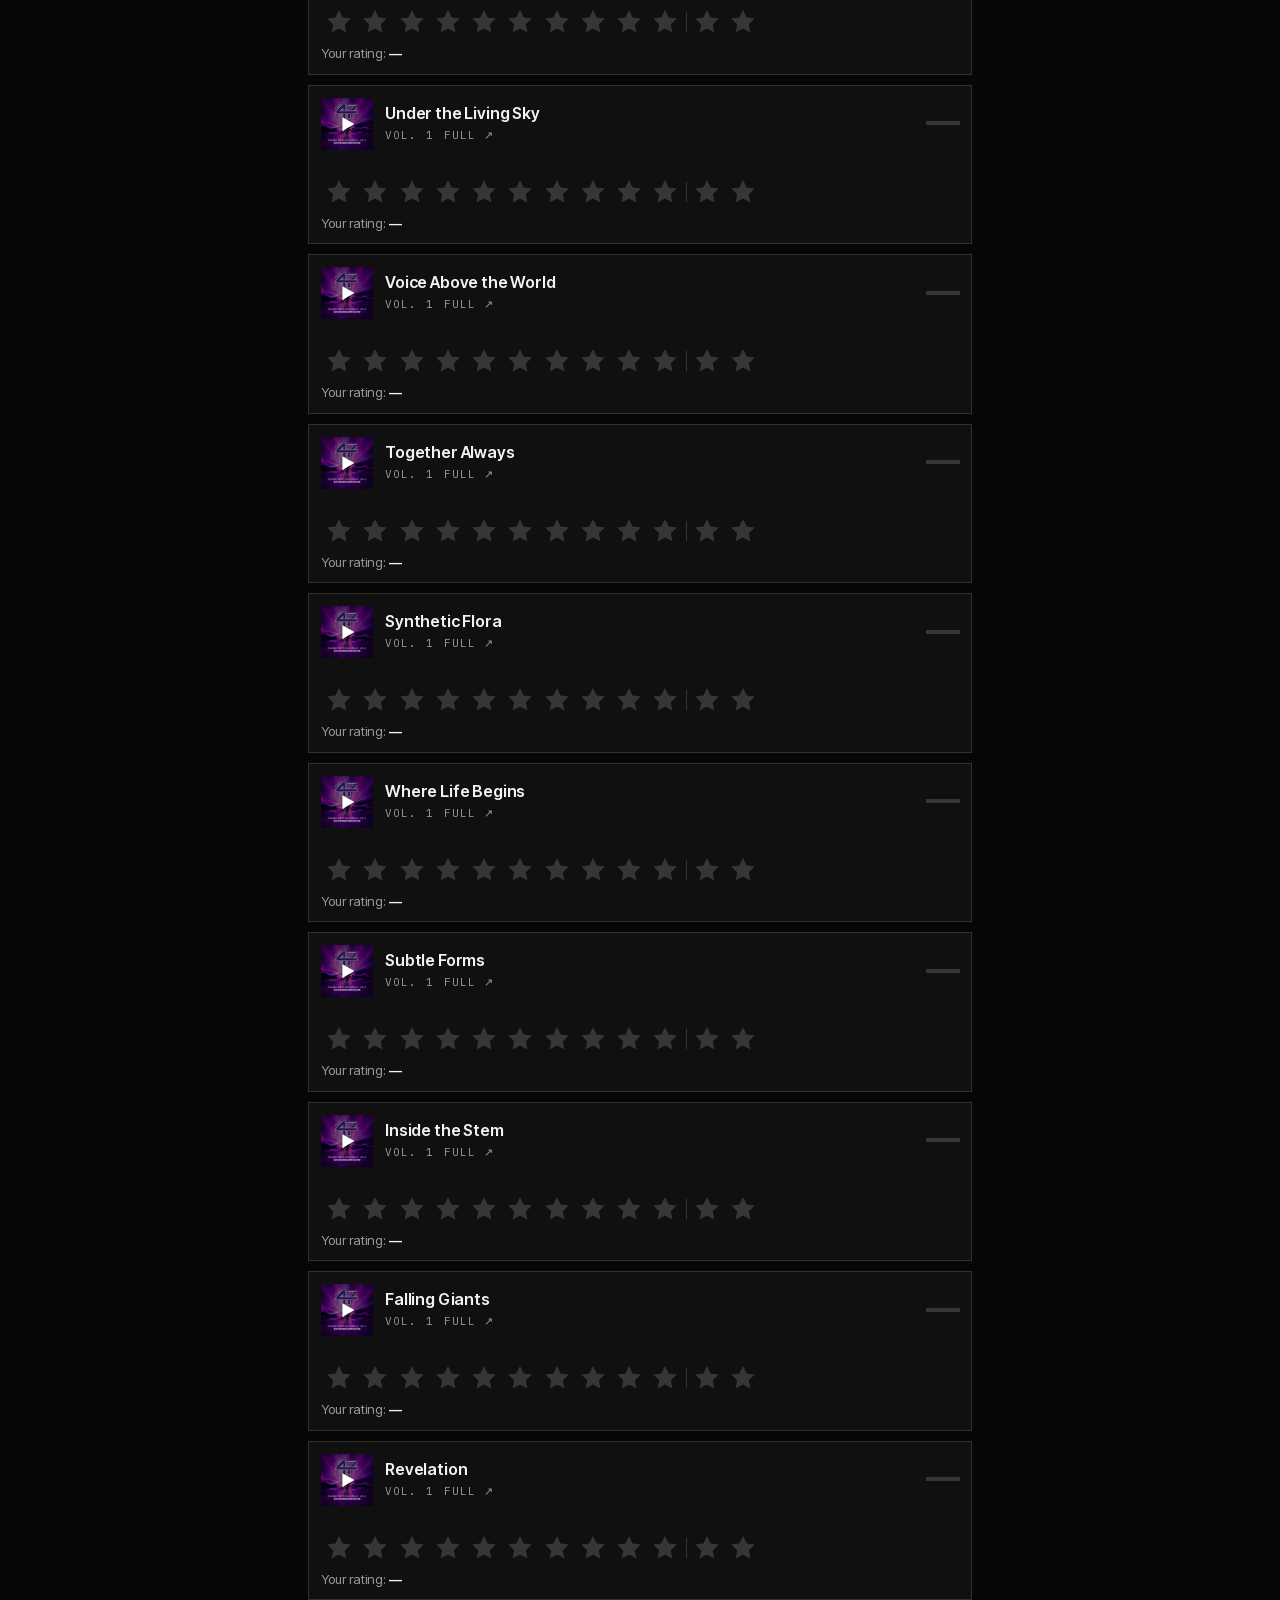
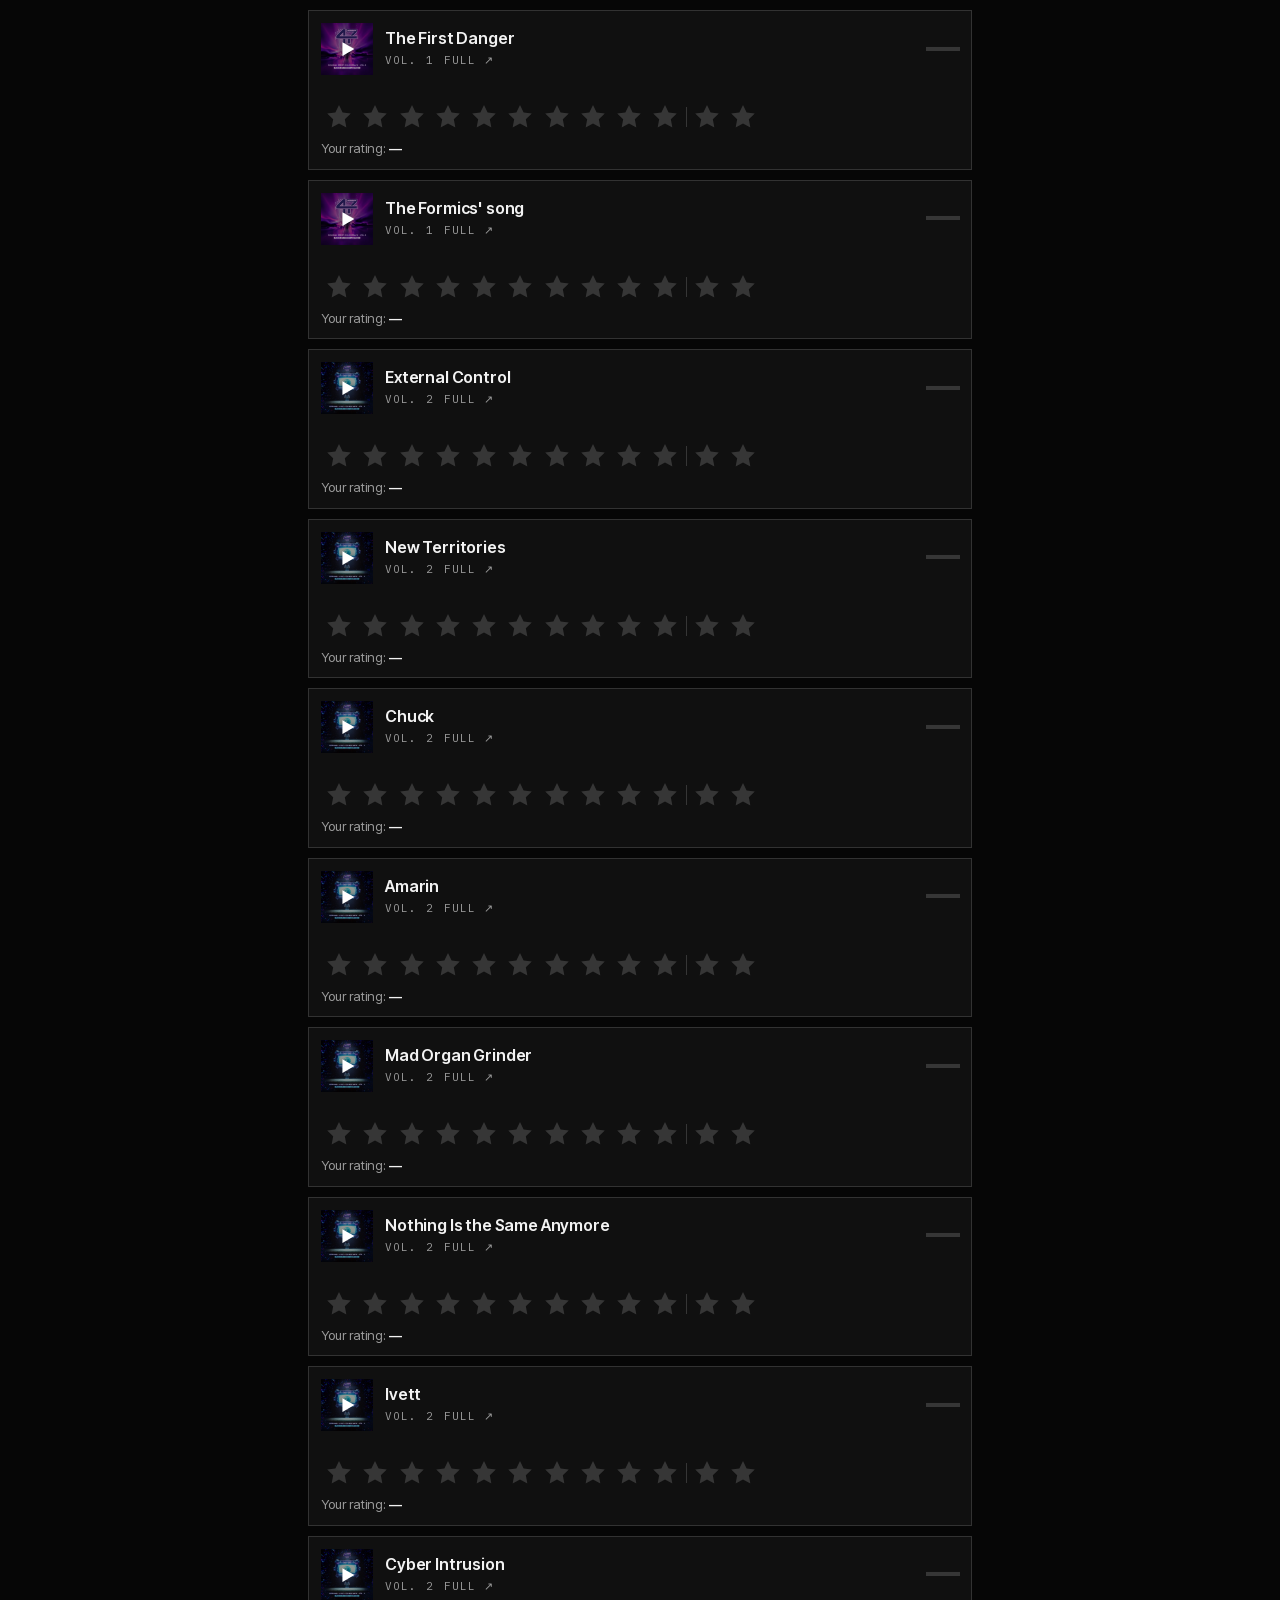
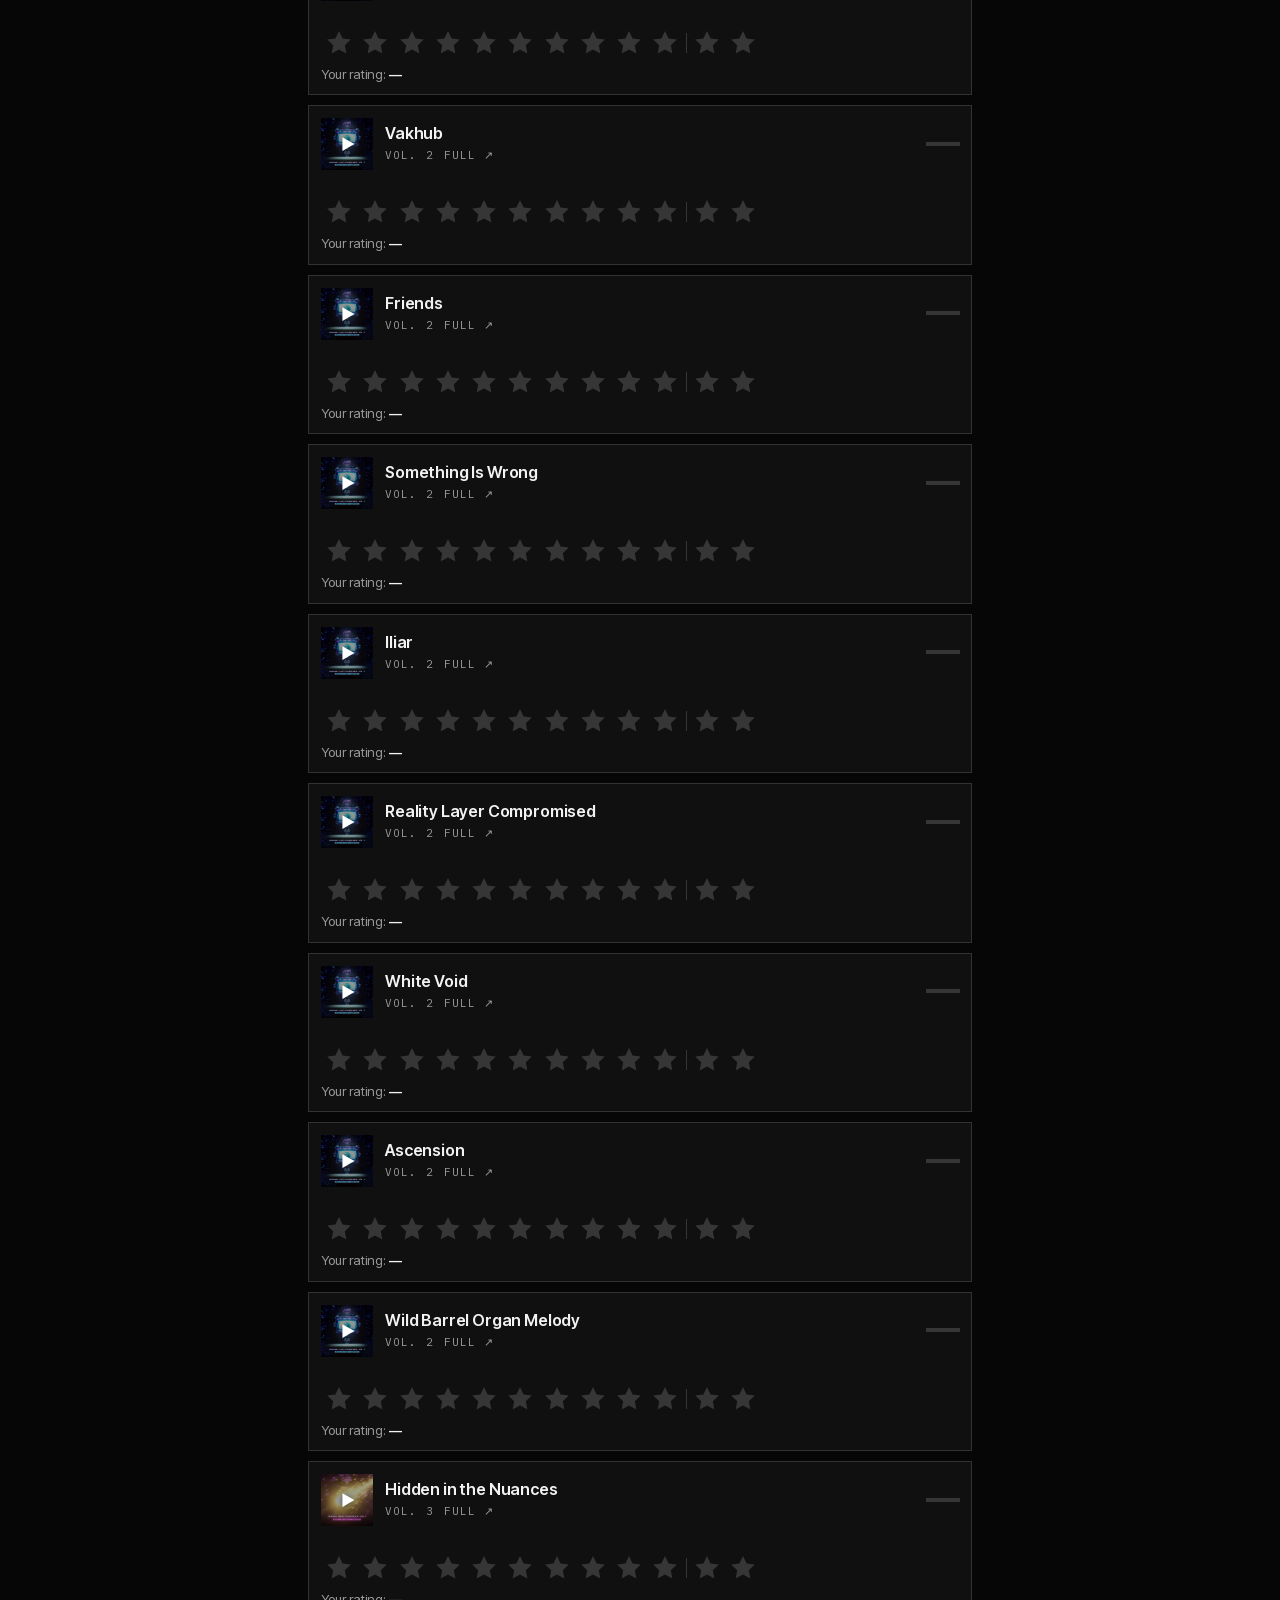
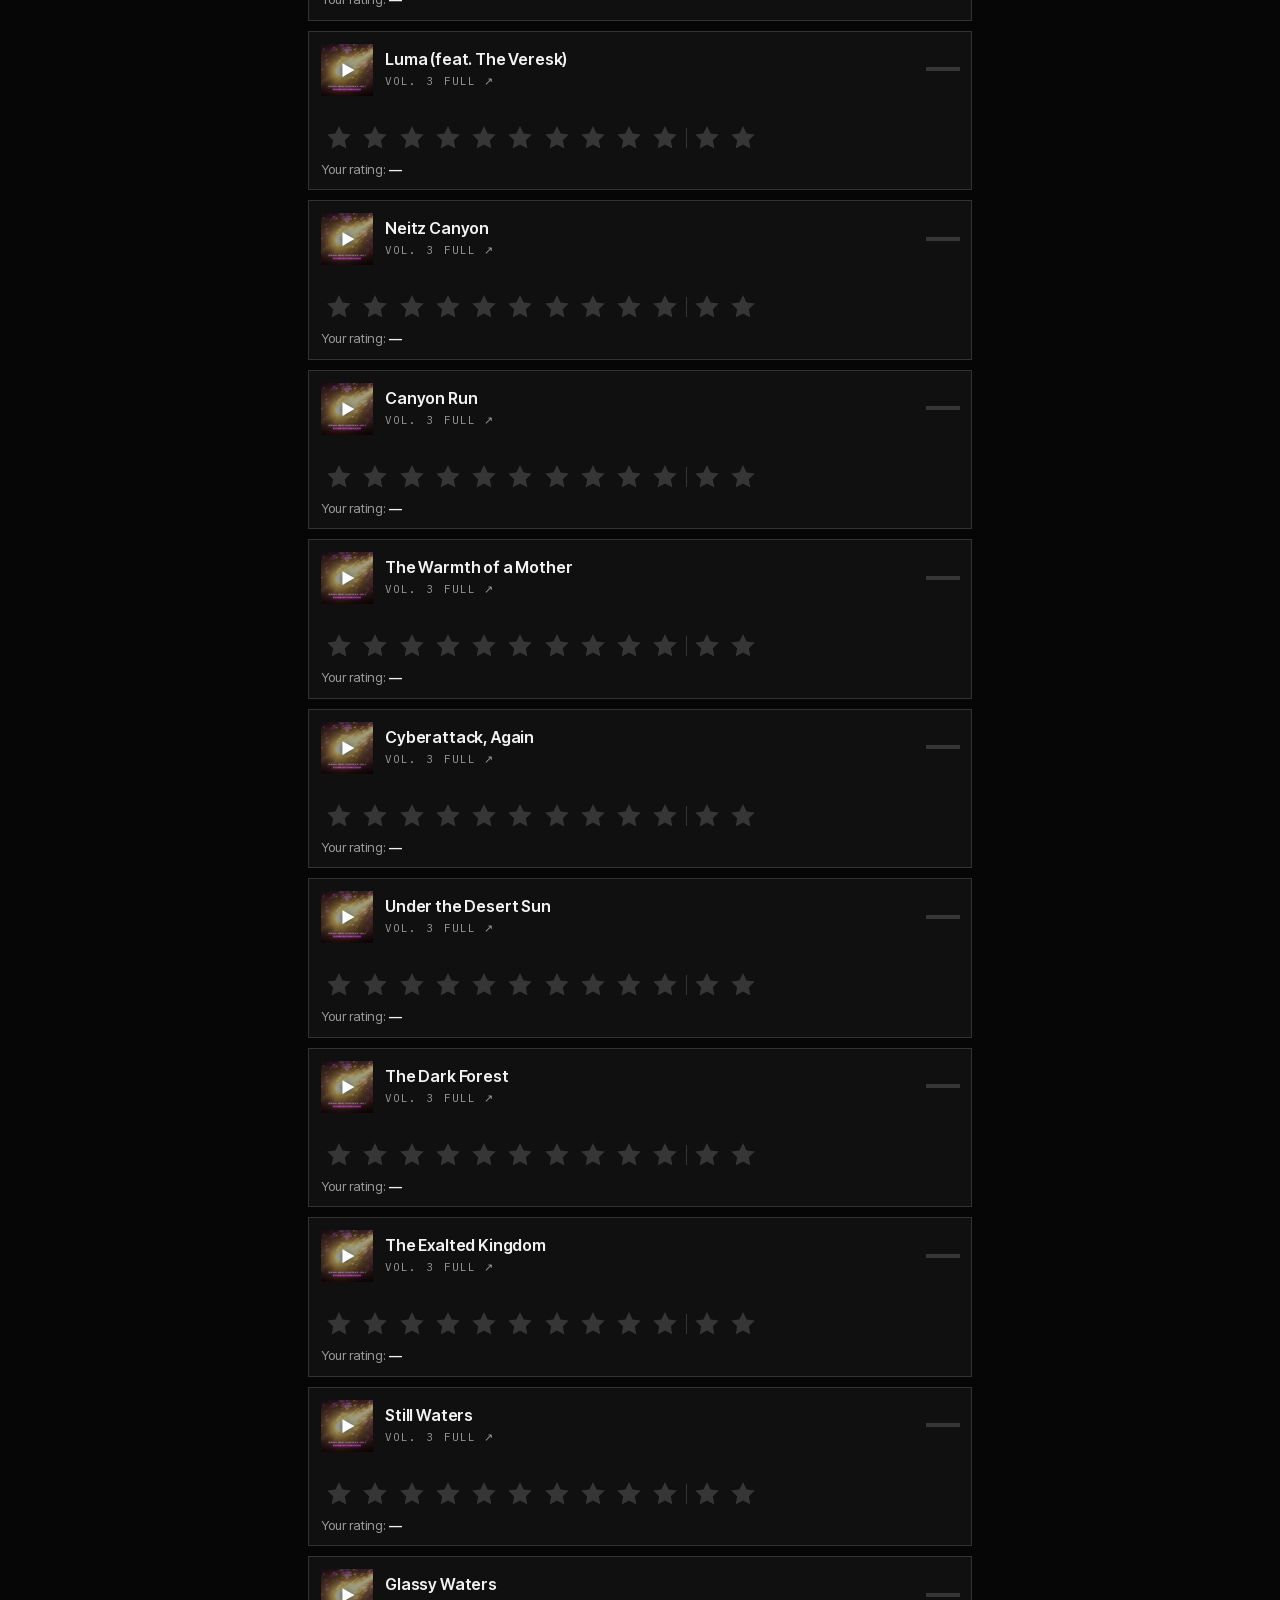
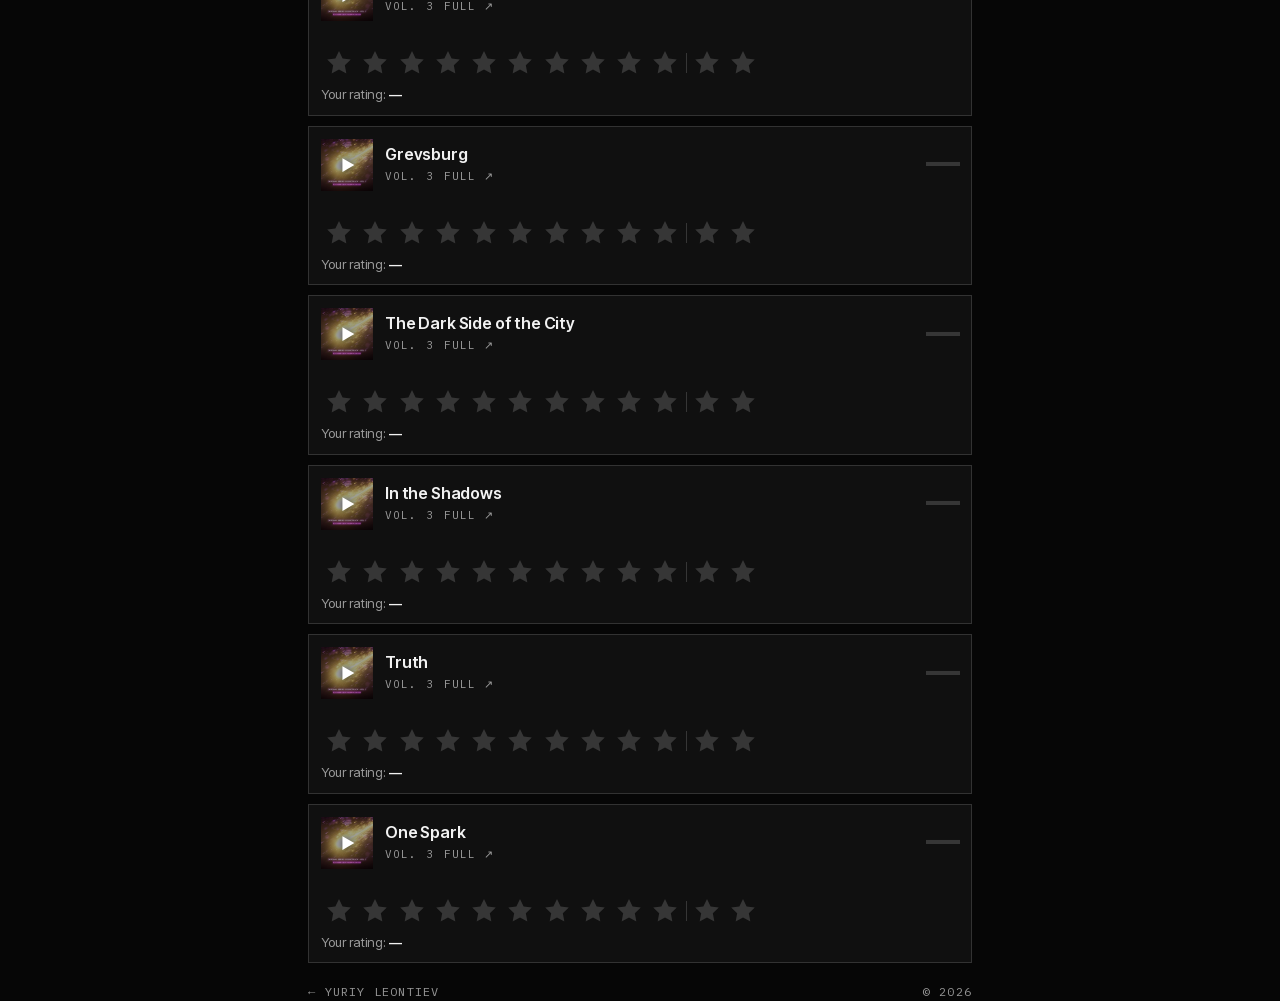
<file: rating/index.html>
<!doctype html>
<html lang="en">
<head>
<meta charset="utf-8">
<meta name="viewport" content="width=device-width, initial-scale=1, viewport-fit=cover">
<title>Workshop [47] — Rate the tracks · Yuriy Leontiev</title>
<meta name="description" content="Listen to every track from Workshop [47], Vol. 1–3 and rate it from 1 to 12.">
<meta property="og:title" content="Workshop [47] — Rate the tracks">
<meta property="og:description" content="Listen to every track from Workshop [47], Vol. 1–3 and rate it from 1 to 12.">
<meta property="og:type" content="website">
<meta name="theme-color" content="#060606">
<link rel="preload" href="../fonts/inter-tight-300-800-latin.woff2" as="font" type="font/woff2" crossorigin>
<link rel="stylesheet" href="../fonts.css">
<style>
  :root {
    --black: #060606;
    --card: #101010;
    --white: rgba(255, 255, 255, .95);
    --dim: rgba(255, 255, 255, .58);
    --faint: rgba(255, 255, 255, .16);
    --hair: rgba(255, 255, 255, .14);
    --gold: #F2A93B;
    --pink: #FF3D9A;
    --sans: "Inter Tight", "Helvetica Neue", Arial, sans-serif;
    --mono: "IBM Plex Mono", ui-monospace, "SF Mono", Menlo, monospace;
    --pad: clamp(16px, 5vw, 48px);
  }
  * { box-sizing: border-box; margin: 0; padding: 0; }
  html { color-scheme: dark; -webkit-text-size-adjust: 100%; }
  body { background: var(--black); color: var(--white); font-family: var(--sans); font-size: 17px; line-height: 1.5; -webkit-font-smoothing: antialiased; overflow-x: hidden; }
  a { color: inherit; text-decoration: none; -webkit-tap-highlight-color: transparent; }
  button { font: inherit; color: inherit; background: none; border: 0; cursor: pointer; -webkit-tap-highlight-color: transparent; }
  .mono { font-family: var(--mono); font-size: 12px; letter-spacing: .1em; text-transform: uppercase; }
  .wrap { max-width: 760px; margin: 0 auto; padding: 0 var(--pad); }

  /* ---------- top bar ---------- */
  .bar { position: sticky; top: 0; z-index: 20; display: flex; justify-content: space-between; align-items: center; padding: max(10px, env(safe-area-inset-top)) var(--pad) 10px; background: rgba(6, 6, 6, .86); -webkit-backdrop-filter: blur(10px); backdrop-filter: blur(10px); }
  .bar .back { padding: 10px 0; }
  .lang { display: flex; }
  .lang button { padding: 10px 8px; font-family: var(--mono); font-size: 12px; letter-spacing: .1em; opacity: .5; }
  .lang button[aria-pressed="true"] { opacity: 1; }

  /* ---------- head ---------- */
  .head { padding: 28px 0 8px; }
  .head .mono { color: var(--dim); }
  h1 { margin-top: 10px; font-size: clamp(40px, 11vw, 76px); font-weight: 700; letter-spacing: -.04em; line-height: .98; text-transform: uppercase; }
  .lead { margin-top: 16px; max-width: 32em; color: var(--dim); font-size: clamp(16px, 2.2vw, 19px); line-height: 1.45; }
  .lead b { color: var(--pink); font-weight: 600; }
  .draft { margin-top: 16px; display: inline-block; padding: 6px 10px; border: 1px dashed rgba(255, 61, 154, .6); color: #ff9fd0; }

  /* ---------- filters ---------- */
  .tools { margin-top: 24px; display: flex; flex-wrap: wrap; gap: 8px 18px; justify-content: space-between; align-items: center; }
  .seg { display: flex; gap: 6px; flex-wrap: wrap; }
  .seg button { display: inline-flex; align-items: center; gap: 7px; min-height: 36px; padding: 0 11px; border: 1px solid var(--hair); font-family: var(--mono); font-size: 12px; letter-spacing: .08em; text-transform: uppercase; color: var(--dim); transition: border-color .2s, color .2s; }
  .seg button img { width: 20px; height: 20px; object-fit: cover; }
  .seg button[aria-pressed="true"] { color: var(--white); border-color: var(--white); }
  /* на узком экране обложки в фильтре убираются — все четыре кнопки встают в одну строку */
  @media (max-width: 479px) { .seg button img { display: none; } .seg button { padding: 0 10px; } }

  /* ---------- tracks ---------- */
  .list { list-style: none; display: grid; gap: 10px; padding: 14px 0 20px; }
  .tr { background: var(--card); border: 1px solid var(--hair); padding: 12px 12px 10px; }
  .tr-top { display: flex; align-items: center; gap: 12px; }
  /* место в топе — плашкой на уголке обложки, чтобы не отнимать ширину у названия */
  .rank { position: absolute; z-index: 1; left: -6px; top: -6px; padding: 2px 4px; background: var(--white); color: var(--black); font-size: 10px; letter-spacing: .04em; line-height: 1.2; }
  .rank:empty { display: none; }
  .cov { position: relative; flex: none; width: 52px; height: 52px; }
  .cov img { width: 100%; height: 100%; object-fit: cover; display: block; }
  .cov .ic { position: absolute; inset: 0; display: grid; place-items: center; background: rgba(0, 0, 0, .38); transition: background .2s; }
  .cov:hover .ic { background: rgba(0, 0, 0, .2); }
  .cov svg { width: 22px; height: 22px; fill: #fff; filter: drop-shadow(0 1px 3px rgba(0,0,0,.6)); }
  .cov .pa { display: none; }
  .tr.playing .cov .pl { display: none; }
  .tr.playing .cov .pa { display: block; }
  .tt { min-width: 0; flex: 1 1 auto; }
  .tt b { display: block; font-size: 16px; font-weight: 600; line-height: 1.2; letter-spacing: -.01em; }
  .tt .mono { display: block; margin-top: 4px; font-size: 11px; color: var(--dim); white-space: nowrap; overflow: hidden; text-overflow: ellipsis; }
  .tt .full { margin-left: 10px; }
  .tt .full:hover { color: var(--white); }
  .sc { flex: none; text-align: right; line-height: 1; padding-left: 6px; }
  .big { display: block; font-size: 34px; font-weight: 700; letter-spacing: -.03em; color: var(--gold); font-variant-numeric: tabular-nums; }
  .big.none { color: var(--faint); }
  .big.pk { background: linear-gradient(160deg, #FFD1EC 0%, #FF5CB8 45%, #FF1F8E 100%); -webkit-background-clip: text; background-clip: text; color: transparent; filter: drop-shadow(0 0 4px rgba(255, 92, 184, .9)) drop-shadow(0 0 12px rgba(255, 31, 142, .6)); }
  .cnt { display: block; margin-top: 5px; font-size: 10px; color: var(--dim); }
  .prog { height: 2px; margin: 10px 0 0; background: var(--hair); overflow: hidden; opacity: 0; transition: opacity .2s; }
  .tr.playing .prog, .tr.paused .prog { opacity: 1; }
  .prog i { display: block; height: 100%; width: 100%; background: var(--gold); transform-origin: 0 50%; transform: scaleX(0); }

  /* ---------- stars ---------- */
  .stars { position: relative; display: flex; align-items: center; max-width: 440px; margin-top: 8px; padding: 8px 0; touch-action: pan-y; cursor: pointer; user-select: none; -webkit-user-select: none; -webkit-touch-callout: none; }
  .st { position: relative; flex: 1 1 0; display: flex; justify-content: center; }
  .st svg { width: min(28px, 6.6vw); height: min(28px, 6.6vw); fill: var(--faint); display: block; overflow: visible; transition: fill .12s; }
  .st.y svg { fill: var(--gold); }
  .sp.p svg { fill: url(#pg); filter: drop-shadow(0 0 3px rgba(255, 92, 184, 1)) drop-shadow(0 0 9px rgba(255, 31, 142, .85)); }
  /* лучи вокруг 11 и 12 — только когда до них дошла оценка */
  .sp::before { content: ""; position: absolute; left: 50%; top: 50%; width: 40px; height: 40px; margin: -20px 0 0 -20px; border-radius: 50%; pointer-events: none;
    background: repeating-conic-gradient(rgba(255, 120, 200, .9) 0 4deg, transparent 4deg 45deg);
    -webkit-mask: radial-gradient(circle, transparent 8px, #000 9px, transparent 20px); mask: radial-gradient(circle, transparent 8px, #000 9px, transparent 20px);
    opacity: 0; transition: opacity .25s; animation: spin 9s linear infinite; }
  .sp.p::before { opacity: 1; }
  .k { position: absolute; width: 9px; height: 9px; fill: #FFB3E0; filter: drop-shadow(0 0 3px #FF5CB8); pointer-events: none; visibility: hidden; opacity: 0; }
  .sp.p .k { visibility: visible; animation: tw 1.6s ease-in-out infinite; }
  .k1 { top: -3px; right: calc(50% - 19px); }
  .k2 { bottom: -1px; left: calc(50% - 19px); width: 7px; height: 7px; }
  .k3 { top: 0; left: calc(50% - 16px); width: 6px; height: 6px; }
  .sp.p .k2 { animation-delay: .5s; } .sp.p .k3 { animation-delay: 1.1s; }
  .sep { flex: none; width: 1px; height: 20px; background: var(--faint); margin: 0 2px; }
  @keyframes spin { to { transform: rotate(360deg); } }
  @keyframes tw { 0%, 100% { opacity: .2; transform: scale(.6); } 50% { opacity: 1; transform: scale(1.2); } }
  .bub { position: absolute; bottom: 100%; margin-bottom: 4px; transform: translateX(-50%); min-width: 54px; text-align: center; background: #1c1c1c; border: 1px solid rgba(255, 255, 255, .24); padding: 4px 12px; font-size: 28px; font-weight: 700; line-height: 1.15; color: var(--gold); pointer-events: none; opacity: 0; transition: opacity .12s; z-index: 2; }
  .bub.on { opacity: 1; }
  /* подсказка на телефоне вместо текста: «палец» один раз сам проводит по звёздам первой карточки */
  .ghost { position: absolute; top: 50%; left: 0; width: 34px; height: 34px; margin: -17px 0 0 -17px; border-radius: 50%; pointer-events: none; z-index: 1;
    background: radial-gradient(circle, rgba(255, 255, 255, .5) 0 30%, rgba(255, 255, 255, .16) 55%, transparent 70%); opacity: 0; transition: opacity .25s; }
  .ghost.on { opacity: 1; }
  .bub.pk b { background: linear-gradient(160deg, #FFD1EC 0%, #FF5CB8 45%, #FF1F8E 100%); -webkit-background-clip: text; background-clip: text; color: transparent; }
  .bub b { font-weight: 700; }

  .tr-foot { display: flex; align-items: center; gap: 14px; flex-wrap: wrap; font-size: 13px; color: var(--dim); }
  .mine b { color: var(--white); font-weight: 600; }
  .mine b.pk { color: var(--pink); }
  .saved { color: var(--gold); font-family: var(--mono); font-size: 11px; letter-spacing: .08em; text-transform: uppercase; opacity: 0; transition: opacity .3s; }
  .saved.on { opacity: 1; }

  footer { display: flex; justify-content: space-between; gap: 16px; padding: 40px 0 max(32px, env(safe-area-inset-bottom)); color: var(--dim); }

  /* ---------- language ---------- */
  [hidden] { display: none !important; } /* иначе display у класса перебивает hidden (плашка «Черновик» оставалась видна) */
  [data-l] { display: none; }
  html[data-lang="en"] [data-l="en"], html[data-lang="ru"] [data-l="ru"] { display: inline; }
  html[data-lang="en"] p[data-l="en"], html[data-lang="ru"] p[data-l="ru"] { display: block; }

  @media (prefers-reduced-motion: reduce) {
    .sp::before { animation: none; }
    .sp.p .k { animation: none; opacity: 1; }
    * { transition: none !important; }
  }
</style>
</head>
<body>

<!-- звезда, искорка и розовый градиент для 11 и 12 — один раз на страницу, дальше <use> -->
<svg width="0" height="0" style="position:absolute" aria-hidden="true">
  <defs>
    <linearGradient id="pg" x1="0" y1="0" x2=".6" y2="1">
      <stop offset="0" stop-color="#FFD1EC"/><stop offset=".45" stop-color="#FF5CB8"/><stop offset="1" stop-color="#FF1F8E"/>
    </linearGradient>
    <symbol id="star" viewBox="0 0 24 24"><path d="M12 1.8l3.1 6.4 7 .9-5.1 4.9 1.3 7L12 17.6 5.7 21l1.3-7L1.9 9.1l7-.9z"/></symbol>
    <symbol id="spark" viewBox="0 0 10 10"><path d="M5 0l1.1 3.9L10 5 6.1 6.1 5 10 3.9 6.1 0 5l3.9-1.1z"/></symbol>
    <symbol id="i-play" viewBox="0 0 24 24"><path d="M7 4.5v15l13-7.5z"/></symbol>
    <symbol id="i-pause" viewBox="0 0 24 24"><path d="M6 4.5h4v15H6zM14 4.5h4v15h-4z"/></symbol>
  </defs>
</svg>

<div class="bar">
  <a class="back mono" href="../">← Y. Leontiev</a>
  <div class="lang" role="group" aria-label="Language">
    <button type="button" data-set="en" aria-pressed="true">EN</button>
    <button type="button" data-set="ru" aria-pressed="false">RU</button>
  </div>
</div>

<main class="wrap">
  <header class="head">
    <span class="mono">Vol. 1–3 · <span data-l="en">50 tracks</span><span data-l="ru">50 треков</span></span>
    <h1><span data-l="en">Rate the Workshop&nbsp;[47] tracks</span><span data-l="ru">Оцените треки Мастерской&nbsp;[47]</span></h1>
    <p class="lead" data-l="en">Listen to a 30-second preview of each track and rate it from 1 to 10. If you really love a track — <b>11</b> or <b>12</b>.</p>
    <p class="lead" data-l="ru">Послушайте 30-секундный отрывок каждого трека и поставьте оценку от 1 до 10. Если трек очень понравился — <b>11</b> или <b>12</b>.</p>
    <span class="draft mono" id="draft" hidden><span data-l="en">Draft — scores are not real</span><span data-l="ru">Черновик — оценки ненастоящие</span></span>
  </header>

  <div class="tools">
    <div class="seg" id="vols">
      <button type="button" data-vol="0" aria-pressed="true"><span data-l="en">All</span><span data-l="ru">Все</span></button>
      <button type="button" data-vol="1" aria-pressed="false"><img src="covers/v1.jpg" alt="">Vol. 1</button>
      <button type="button" data-vol="2" aria-pressed="false"><img src="covers/v2.jpg" alt="">Vol. 2</button>
      <button type="button" data-vol="3" aria-pressed="false"><img src="covers/v3.jpg" alt="">Vol. 3</button>
    </div>
    <div class="seg" id="sort">
      <button type="button" data-sort="top" aria-pressed="true"><span data-l="en">Top</span><span data-l="ru">Топ</span></button>
      <button type="button" data-sort="order" aria-pressed="false"><span data-l="en">Tracklist</span><span data-l="ru">По порядку</span></button>
    </div>
  </div>

  <ol class="list" id="list"></ol>
</main>

<footer class="wrap mono">
  <a href="../">← Yuriy Leontiev</a>
  <span>© <span id="y">2026</span></span>
</footer>

<script src="tracks.js?v=1"></script>
<script>
  (function () {
    "use strict";
    /* Адрес сервера голосов. Пусто — черновик: оценки выдуманные, голоса хранятся только в этом браузере. */
    var API = "https://w47-rating.whitecurrant.workers.dev"; // Cloudflare Worker «w47-rating» (до 13.11.2026 — Val Town), код — workers/rating

    var T = window.W47 || [], byId = {};
    T.forEach(function (t) { byId[t.id] = t; });
    var $ = function (id) { return document.getElementById(id); };
    function pair(en, ru) { return '<span data-l="en">' + en + '</span><span data-l="ru">' + ru + '</span>'; }
    function esc(s) { return String(s).replace(/[&<>"']/g, function (c) { return { "&": "&amp;", "<": "&lt;", ">": "&gt;", '"': "&quot;", "'": "&#39;" }[c]; }); }
    function store(k, v) { try { if (v === undefined) return JSON.parse(localStorage.getItem(k)); localStorage.setItem(k, JSON.stringify(v)); } catch (e) { return null; } }
    function gc(path) { if (window.goatcounter && goatcounter.count) goatcounter.count({ path: path, title: path, event: true }); }

    /* ---- голоса: свои — в браузере, общие — с сервера (n — сколько голосов, s — сумма) ---- */
    var mine = store("w47-votes") || {};
    var voter = store("w47-voter");
    if (!voter) { voter = Math.random().toString(36).slice(2) + Date.now().toString(36); store("w47-voter", voter); }
    var S = {};
    function demo() {
      $("draft").hidden = false;
      T.forEach(function (t) {
        var h = 0; for (var i = 0; i < t.id.length; i++) h = (h * 31 + t.id.charCodeAt(i)) >>> 0;
        var n = 20 + h % 180, avg = 6.4 + (h % 47) / 10; S[t.id] = { n: n, s: Math.round(n * avg) };
      });
    }
    function load() {
      if (!API) { demo(); return Promise.resolve(); }
      return fetch(API, { cache: "no-store" }).then(function (r) { return r.json(); }).then(function (d) {
        Object.keys(d || {}).forEach(function (id) { S[id] = { n: d[id][0], s: d[id][1] }; });
      }).catch(function () {});
    }
    function send(id, v) {
      var prev = mine[id];
      mine[id] = v; store("w47-votes", mine);
      if (!API) {
        var x = S[id] || (S[id] = { n: 0, s: 0 });
        if (prev === undefined) x.n++; else x.s -= prev;
        x.s += v; return Promise.resolve();
      }
      return fetch(API, { method: "POST", headers: { "Content-Type": "application/json" }, body: JSON.stringify({ id: id, v: v, voter: voter }) })
        .then(function (r) { return r.json(); })
        .then(function (d) { if (d && d[id]) S[id] = { n: d[id][0], s: d[id][1] }; })
        .catch(function () {});
    }

    /* ---- рейтинг: среднее с поправкой на число голосов, чтобы один голос «12» не обгонял двести голосов по 10.6 ---- */
    function avg(id) { var x = S[id]; return x && x.n ? x.s / x.n : null; }
    function weighted(id) {
      var all = 0, sum = 0; Object.keys(S).forEach(function (k) { all += S[k].n; sum += S[k].s; });
      var m = all ? sum / all : 8, C = 5, x = S[id];
      return x && x.n ? (C * m + x.s) / (C + x.n) : -1;
    }

    function votesWord(n) {
      var m10 = n % 10, m100 = n % 100;
      var ru = m10 === 1 && m100 !== 11 ? "голос" : (m10 >= 2 && m10 <= 4 && (m100 < 12 || m100 > 14) ? "голоса" : "голосов");
      return pair(n + (n === 1 ? " vote" : " votes"), n + " " + ru);
    }

    /* ---- разметка ---- */
    function starsHtml() {
      var h = '<div class="bub"><b></b></div>';
      for (var i = 1; i <= 12; i++) {
        if (i === 11) h += '<span class="sep" aria-hidden="true"></span>';
        h += '<span class="st' + (i > 10 ? " sp" : "") + '" data-v="' + i + '"><svg viewBox="0 0 24 24"><use href="#star"/></svg>' +
          (i > 10 ? '<svg class="k k1"><use href="#spark"/></svg><svg class="k k2"><use href="#spark"/></svg><svg class="k k3"><use href="#spark"/></svg>' : "") + '</span>';
      }
      return h;
    }
    function card(t) {
      var li = document.createElement("li");
      li.className = "tr"; li.dataset.id = t.id;
      li.innerHTML =
        '<div class="tr-top">' +
          '<button type="button" class="cov" aria-label="Play ' + esc(t.title) + '"><span class="rank mono"></span><img src="covers/v' + t.vol + '.jpg" alt="" width="52" height="52" loading="lazy">' +
            '<span class="ic"><svg class="pl"><use href="#i-play"/></svg><svg class="pa"><use href="#i-pause"/></svg></span></button>' +
          '<div class="tt"><b>' + esc(t.title) + '</b><span class="mono">Vol. ' + t.vol +
            '<a class="full" href="' + esc(t.apple) + '" target="_blank" rel="noopener">' + pair("Full ↗", "Целиком ↗") + '</a></span></div>' +
          '<div class="sc"><span class="big"></span><span class="cnt mono"></span></div>' +
        '</div>' +
        '<div class="prog"><i></i></div>' +
        '<div class="stars" role="slider" tabindex="0" aria-valuemin="1" aria-valuemax="12" aria-label="Rating">' + starsHtml() + '</div>' +
        '<div class="tr-foot">' +
          '<span class="mine">' + pair("Your rating:", "Ваша оценка:") + ' <b>—</b></span>' +
          '<span class="saved">' + pair("Saved", "Сохранено") + '</span>' +
        '</div>';
      wire(li, t);
      return li;
    }
    function paintScore(li) {
      var id = li.dataset.id, a = avg(id), x = S[id], big = li.querySelector(".big");
      big.textContent = a === null ? "—" : (Math.round(a * 10) / 10).toFixed(1);
      big.className = "big" + (a === null ? " none" : (a > 10 ? " pk" : ""));
      li.querySelector(".cnt").innerHTML = x && x.n ? votesWord(x.n) : ""; // без голосов — только «—», длинная подпись теснила название на телефоне
      var v = mine[id], b = li.querySelector(".mine b");
      b.textContent = v === undefined ? "—" : v; b.className = v > 10 ? "pk" : "";
    }

    /* ---- звёзды: телефон — проведение пальцем, компьютер — наведение (пока нет своей оценки) и клик ---- */
    function wire(li, t) {
      var box = li.querySelector(".stars"), bub = box.querySelector(".bub"), st = box.querySelectorAll(".st");
      var drag = false, moved = false, startX = 0;
      function paint(x) {
        for (var k = 0; k < st.length; k++) {
          var n = k + 1, on = n <= x;
          st[k].className = "st" + (n > 10 ? " sp" + (on ? " p" : "") : (on ? " y" : ""));
        }
        box.setAttribute("aria-valuenow", x < 0 ? "" : x);
      }
      function cur() { var v = mine[t.id]; return v === undefined ? -1 : v; }
      function valAt(cx) {
        for (var k = 0; k < st.length; k++) if (cx < st[k].getBoundingClientRect().right) return k + 1;
        return 12;
      }
      function bubble(x, cx) {
        var r = box.getBoundingClientRect();
        bub.style.left = Math.max(28, Math.min(r.width - 28, cx - r.left)) + "px";
        bub.firstChild.textContent = x; bub.className = "bub on" + (x > 10 ? " pk" : "");
      }
      function commit(x) {
        paint(x);
        send(t.id, x).then(function () { paintScore(li); });
        paintScore(li);
        var s = li.querySelector(".saved"); s.classList.add("on"); clearTimeout(s._t); s._t = setTimeout(function () { s.classList.remove("on"); }, 1400);
        gc("w47 vote: " + t.title);
      }
      li._paint = function () { paint(cur()); };
      var demoOff = false;
      li._demo = function () {
        if (demoOff || cur() > 0) return;
        var g = document.createElement("i"); g.className = "ghost"; box.appendChild(g);
        var a = st[0].getBoundingClientRect(), z = st[10].getBoundingClientRect(), r = box.getBoundingClientRect();
        var x0 = a.left + a.width / 2, x1 = z.left + z.width / 2, t0 = 0, T = 1500;
        function stop() { g.className = "ghost"; bub.className = "bub"; setTimeout(function () { g.remove(); }, 300); if (!drag) paint(cur()); }
        function step(now) {
          if (demoOff) return stop();
          if (!t0) t0 = now;
          var k = Math.min(1, (now - t0) / T), e = k < .5 ? 2 * k * k : 1 - Math.pow(-2 * k + 2, 2) / 2, cx = x0 + (x1 - x0) * e;
          g.style.left = (cx - r.left) + "px";
          var x = valAt(cx); paint(x); bubble(x, cx);
          if (k < 1) requestAnimationFrame(step); else setTimeout(stop, 700);
        }
        requestAnimationFrame(function () { g.className = "ghost on"; requestAnimationFrame(step); });
      };
      box.addEventListener("pointerdown", function (e) {
        if (e.pointerType === "mouse" && e.button !== 0) return;
        demoOff = true; drag = true; moved = false; startX = e.clientX;
        try { box.setPointerCapture(e.pointerId); } catch (er) {}
        var x = valAt(e.clientX); paint(x);
        if (e.pointerType !== "mouse") bubble(x, e.clientX);
      });
      box.addEventListener("pointermove", function (e) {
        var x = valAt(e.clientX);
        if (drag) { if (Math.abs(e.clientX - startX) > 4) moved = true; paint(x); if (moved || e.pointerType !== "mouse") bubble(x, e.clientX); }
        else if (e.pointerType === "mouse" && cur() < 0) paint(x);
      });
      box.addEventListener("pointerup", function (e) {
        if (!drag) return; drag = false; bub.className = "bub";
        commit(valAt(e.clientX));
      });
      /* вертикальный жест — это прокрутка страницы: браузер отменяет касание, оценка не ставится */
      box.addEventListener("pointercancel", function () { drag = false; bub.className = "bub"; paint(cur()); });
      box.addEventListener("pointerleave", function () { if (!drag) paint(cur()); });
      box.addEventListener("keydown", function (e) {
        var v = cur();
        if (e.key === "ArrowRight" || e.key === "ArrowUp") { e.preventDefault(); commit(Math.min(12, Math.max(1, v + 1))); }
        else if (e.key === "ArrowLeft" || e.key === "ArrowDown") { e.preventDefault(); commit(Math.max(1, v - 1)); }
      });
      li.querySelector(".cov").addEventListener("click", function () { play(li, t); });
      paint(cur());
    }

    /* ---- плеер: один на страницу ---- */
    var audio = new Audio(), playing = null;
    audio.preload = "none";
    function setState(li, cls) { li.classList.remove("playing", "paused"); if (cls) li.classList.add(cls); }
    function play(li, t) {
      if (playing === li) {
        if (audio.paused) { audio.play(); setState(li, "playing"); } else { audio.pause(); setState(li, "paused"); }
        return;
      }
      if (playing) { setState(playing, null); playing.querySelector(".prog i").style.transform = "scaleX(0)"; }
      playing = li;
      audio.src = "previews/v" + t.vol + "-" + (t.n < 10 ? "0" : "") + t.n + ".m4a";
      audio.play().catch(function () {});
      setState(li, "playing");
      gc("w47 play: " + t.title);
    }
    audio.addEventListener("timeupdate", function () {
      if (playing && audio.duration) playing.querySelector(".prog i").style.transform = "scaleX(" + (audio.currentTime / audio.duration) + ")";
    });
    audio.addEventListener("ended", function () {
      if (!playing) return; setState(playing, null); playing.querySelector(".prog i").style.transform = "scaleX(0)"; playing = null;
    });

    /* ---- список, фильтр, сортировка. После голоса порядок не меняется — карточка не уезжает из-под пальца ---- */
    var vol = 0, sort = "top", cards = {};
    function render() {
      var list = $("list"), rows = T.filter(function (t) { return !vol || t.vol === vol; });
      if (sort === "top") rows.sort(function (a, b) { return weighted(b.id) - weighted(a.id) || a.vol - b.vol || a.n - b.n; });
      list.innerHTML = "";
      rows.forEach(function (t, i) {
        var li = cards[t.id] || (cards[t.id] = card(t));
        li.querySelector(".rank").textContent = sort === "top" && S[t.id] && S[t.id].n ? (i < 9 ? "0" : "") + (i + 1) : "";
        paintScore(li); li._paint();
        list.appendChild(li);
      });
    }
    function seg(id, key, fn) {
      $(id).addEventListener("click", function (e) {
        var b = e.target.closest("button"); if (!b) return;
        $(id).querySelectorAll("button").forEach(function (x) { x.setAttribute("aria-pressed", String(x === b)); });
        fn(b.dataset[key]); render();
      });
    }
    seg("vols", "vol", function (v) { vol = +v; });
    seg("sort", "sort", function (v) { sort = v; });

    /* ---- язык — общий с главной страницей ---- */
    var root = document.documentElement, KEY = "yl-lang";
    function setLang(l) {
      root.setAttribute("data-lang", l); root.lang = l;
      document.querySelectorAll(".lang button").forEach(function (b) { b.setAttribute("aria-pressed", String(b.dataset.set === l)); });
      try { localStorage.setItem(KEY, l); } catch (e) {}
    }
    var l = (navigator.language || "").toLowerCase().indexOf("ru") === 0 ? "ru" : "en";
    try { l = localStorage.getItem(KEY) || l; } catch (e) {}
    setLang(l);
    document.querySelectorAll(".lang button").forEach(function (b) { b.addEventListener("click", function () { setLang(b.dataset.set); }); });
    $("y").textContent = new Date().getFullYear();

    load().then(function () {
      render();
      /* телефон, ещё ни одной своей оценки — показать жест на первой карточке, когда её звёзды целиком на экране */
      var touch = matchMedia("(hover: none)").matches, calm = matchMedia("(prefers-reduced-motion: reduce)").matches;
      var first = $("list").firstElementChild;
      if (!touch || calm || Object.keys(mine).length || !first || !window.IntersectionObserver) return;
      var io = new IntersectionObserver(function (en) {
        if (!en[0].isIntersecting) return;
        io.disconnect(); setTimeout(first._demo, 450);
      }, { threshold: 1 });
      io.observe(first.querySelector(".stars"));
    });
  })();
</script>
<!-- статистика: GoatCounter (yulion) — без cookies, скрипт свой, лежит рядом -->
<script data-goatcounter="https://yulion.goatcounter.com/count" async src="../gc.js"></script>
</body>
</html>
</file>
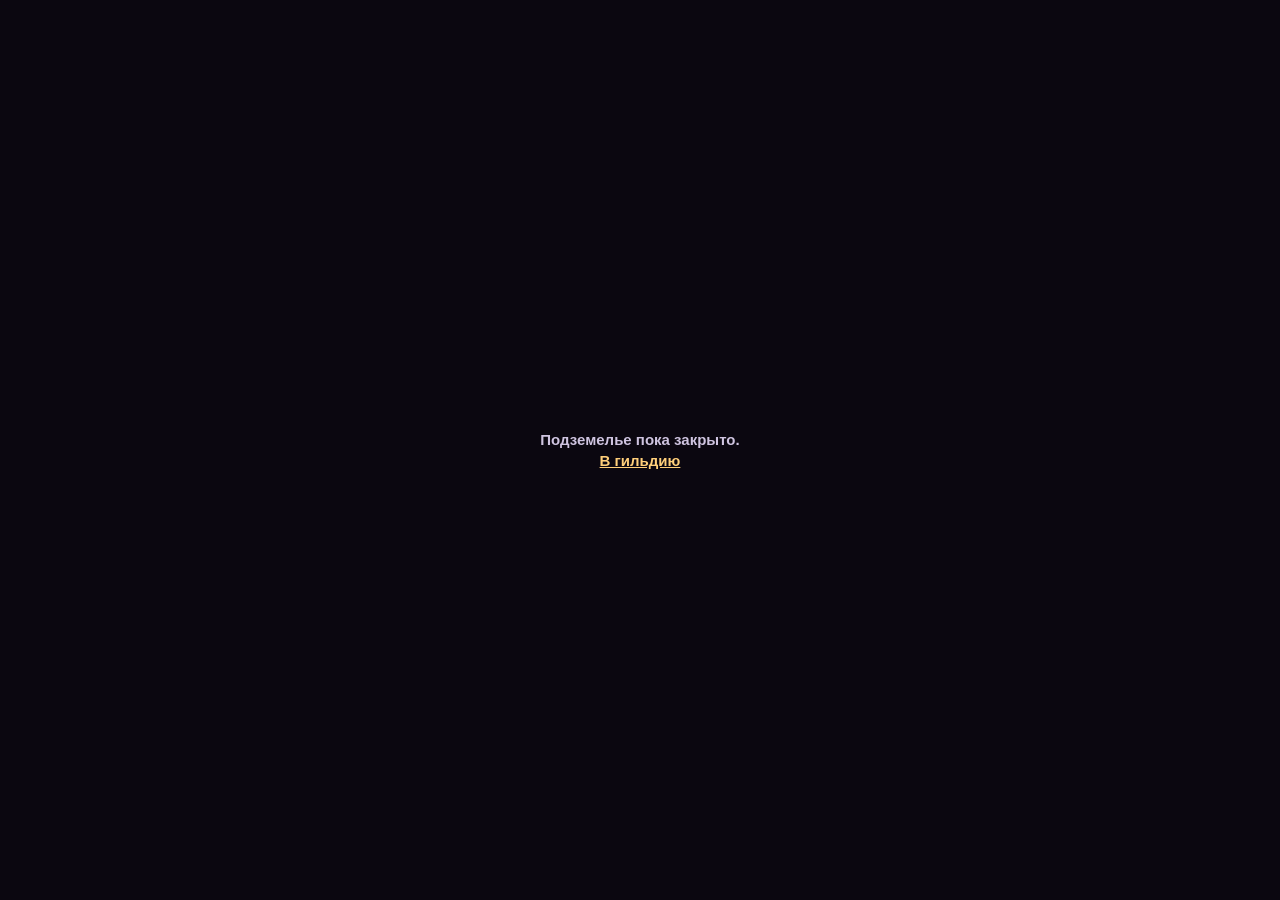
<file: games/dg/battle.html>
<!doctype html>
<html lang="ru">
<head>
<meta charset="utf-8">
<meta name="viewport" content="width=device-width, initial-scale=1, viewport-fit=cover, user-scalable=no">
<title>Подземелье — проба боя</title>
<style>
  * { box-sizing: border-box; -webkit-tap-highlight-color: transparent; }
  html, body { margin: 0; height: 100%; background: #07060a; overflow: hidden; }
  body { display: grid; place-items: center; font-family: -apple-system, "SF Pro Text", "Inter", "Segoe UI", Roboto, sans-serif; color: #efe6d2; }
  #stage { --u: 1px; position: relative; width: min(100vw, calc(100vh * 360 / 640)); aspect-ratio: 360 / 640; overflow: hidden; touch-action: none; user-select: none; -webkit-user-select: none; }
  #cv { position: absolute; inset: 0; width: 100%; height: 100%; image-rendering: pixelated; display: block; }
  .pan { background: #20222b; box-shadow: 0 0 0 calc(var(--u) * 2) #14151b, inset 0 calc(var(--u) * 2) 0 #565b6c, inset 0 calc(var(--u) * -2) 0 #16171d; }
  #hud { position: absolute; left: calc(var(--u) * 10); right: calc(var(--u) * 10); top: calc(var(--u) * 10 + env(safe-area-inset-top)); display: flex; justify-content: space-between; align-items: center; pointer-events: none; }
  #hp { position: relative; width: calc(var(--u) * 120); height: calc(var(--u) * 20); }
  #hp i { position: absolute; left: calc(var(--u) * 4); top: calc(var(--u) * 4); bottom: calc(var(--u) * 4); width: calc(100% - var(--u) * 8); background: linear-gradient(#e2574b 0 45%, #b8322c 45%); transform-origin: left; }
  #hp b { position: absolute; inset: 0; display: grid; place-items: center; font-size: calc(var(--u) * 11); font-weight: 800; text-shadow: 0 var(--u) 0 rgba(0, 0, 0, .7); }
  #bones { padding: 0 calc(var(--u) * 10); height: calc(var(--u) * 20); display: flex; align-items: center; gap: calc(var(--u) * 6); font-size: calc(var(--u) * 12); font-weight: 800; }
  #bones canvas { width: calc(var(--u) * 12); height: calc(var(--u) * 11); image-rendering: pixelated; }
  #over { position: absolute; inset: 0; display: none; place-items: center; background: rgba(6, 5, 9, .6); }
  #over.on { display: grid; }
  /* выход из подземелья (его правило 2026-11-17: найденное сохраняется, только если выйти вовремя или перебить всех) */
  #leave { position: absolute; right: calc(var(--u) * 10); bottom: calc(var(--u) * 24 + env(safe-area-inset-bottom)); height: calc(var(--u) * 22); padding: 0 calc(var(--u) * 12);
    font: inherit; font-size: calc(var(--u) * 11); font-weight: 800; color: #efe6d2; border: 0; cursor: pointer; }
  #over button + button { margin-left: calc(var(--u) * 8); }
  #over div { padding: calc(var(--u) * 16) calc(var(--u) * 20); text-align: center; font-size: calc(var(--u) * 15); font-weight: 800; line-height: 1.35; }
  #over small { display: block; margin-top: calc(var(--u) * 4); font-size: calc(var(--u) * 12); font-weight: 600; opacity: .8; }
  #over button { margin-top: calc(var(--u) * 14); padding: calc(var(--u) * 9) calc(var(--u) * 22); border: 0; background: #3f9e7c; color: #f2fff8; font: inherit; font-size: calc(var(--u) * 14);
    box-shadow: 0 0 0 calc(var(--u) * 2) #14151b, inset 0 calc(var(--u) * -3) 0 #2a7058, inset 0 calc(var(--u) * 2) 0 #6fd0a8; }
  /* карта комнат: пройденные — светлые, текущая — золотая (его просьба 2026-11-17: уровень из комнат-экранов) */
  #map { position: absolute; left: calc(var(--u) * 10); bottom: calc(var(--u) * 24 + env(safe-area-inset-bottom)); width: calc(var(--u) * 60); height: calc(var(--u) * 60); image-rendering: pixelated; opacity: .85; pointer-events: none; }
  #hint { position: absolute; left: 0; right: 0; bottom: calc(var(--u) * 6 + env(safe-area-inset-bottom)); text-align: center; font-size: calc(var(--u) * 10); font-weight: 600; opacity: .55; pointer-events: none; }
</style>
</head>
<body>
<div id="stage">
  <canvas id="cv" width="180" height="320"></canvas>
  <canvas id="map" width="40" height="40"></canvas>
  <div id="hud"><div id="hp" class="pan"><i></i><b>100</b></div><div id="bones" class="pan"><canvas id="boneic" width="12" height="11"></canvas><span id="bonen">0</span></div></div>
  <div id="hint">слева — идти, справа — удар · на компьютере: стрелки и пробел</div>
  <button id="leave" class="pan" type="button">выйти</button>
  <div id="over"><div class="pan"><span id="overt"></span><small id="overs"></small><button id="again" type="button">Ещё раз</button><button id="home" type="button">В убежище</button></div></div>
</div>
<script>
// старая проба боя — только у себя на компьютере; на сайте закрыто (утечка 2026-11-20)
if (!/^(127\.0\.0\.1|localhost)$/.test(location.hostname)) { document.documentElement.innerHTML = "<body style='margin:0;background:#0b0710;color:#cfc4e0;font:600 15px/1.4 -apple-system,sans-serif;display:flex;align-items:center;justify-content:center;height:100vh;text-align:center'><div>Подземелье пока закрыто.<br><a href='../index.html' style='color:#ffcf7a'>В гильдию</a></div></body>"; throw new Error("closed"); }
(function () {
  // Вид — вдвое крупнее прежнего: экран показывает 180×320 точек мира (его просьба 2026-11-17 «в подземелье всё крупнее»).
  // Уровень — несколько комнат, каждая ровно в экран; проём у края ведёт в соседнюю комнату.
  var W = 180, H = 320, UW = 360, stage = document.getElementById("stage"), cv = document.getElementById("cv"), ctx = cv.getContext("2d");
  ctx.imageSmoothingEnabled = false;
  function fit() { stage.style.setProperty("--u", stage.clientWidth / UW + "px"); } fit(); addEventListener("resize", fit);
  function rng(seed) { var s = seed >>> 0; return function () { s = (s * 1664525 + 1013904223) >>> 0; return s / 4294967296; }; }
  function px(c, x, y, w, h, col) { c.fillStyle = col; c.fillRect(Math.round(x), Math.round(y), w, h); }
  function sprite(c, x, y, rows, pal) { for (var j = 0; j < rows.length; j++) for (var i = 0; i < rows[j].length; i++) { var ch = rows[j][i]; if (ch !== "." && pal[ch]) px(c, x + i, y + j, 1, 1, pal[ch]); } }
  function mk(w, h) { var c = document.createElement("canvas"); c.width = w; c.height = h; return c; }

  var TOP = 44, SIDE = 8, BOT = 8;   // верхняя стена выше: сверху на ней лежит шапка (здоровье, кости)                                   // лицевая стена сверху, боковые и нижняя стены
  var ROOM = { x0: SIDE, x1: W - SIDE, y0: TOP + 4, y1: H - BOT - 2 };
  var DX0 = 70, DX1 = 110, DY0 = 140, DY1 = 190;                      // проёмы: в верхней/нижней стене по x, в боковых по y

  // ---------- комната (рисуется один раз на комнату) ----------
  function buildRoom(rm) {
    var c = mk(W, H), b = c.getContext("2d"), r = rng(rm.seed), x, y, i;
    px(b, 0, 0, W, H, "#1a1722");
    for (y = TOP - 2; y < H - BOT; y += 16) for (x = SIDE + ((y / 16) % 2 ? -8 : 0); x < W - SIDE; x += 16) {   // каменные плиты 16×16
      var v = r(), col = v < .16 ? "#463e52" : v < .5 ? "#3f384a" : v < .85 ? "#3a3345" : "#352f40";
      px(b, x, y, 16, 16, col); px(b, x, y, 16, 1, "#4b4359"); px(b, x, y, 1, 16, "#463e53"); px(b, x, y + 15, 16, 1, "#2a2533"); px(b, x + 15, y, 1, 16, "#2c2735");
      if (r() < .3) px(b, x + 3 + r() * 9, y + 3 + r() * 9, 2, 1, "#4f4760");
      if (r() < .22) px(b, x + 2 + r() * 10, y + 4 + r() * 8, 1, 1, "#262130");
      if (r() < .09) for (i = 0; i < 6; i++) px(b, x + 4 + i, y + 5 + Math.round(Math.sin(i * 1.3) * 2), 1, 1, "#231f2c");
      if (r() < .05) { px(b, x + 5, y + 8, 5, 2, "#56506a"); px(b, x + 6, y + 7, 3, 1, "#6a6380"); px(b, x + 5, y + 10, 5, 1, "#231f2c"); }
    }
    for (y = 0; y < TOP; y += 8) for (x = ((y / 8) % 2 ? -8 : 0); x < W; x += 16) {                                // лицевая стена: кладка
      var u = r(), bc = u < .2 ? "#5a516b" : u < .6 ? "#524a62" : "#4a435a";
      px(b, x, y, 16, 8, bc); px(b, x, y, 16, 1, "#665d79"); px(b, x, y + 7, 16, 1, "#2f2a39"); px(b, x + 15, y, 1, 8, "#2f2a39");
    }
    px(b, 0, 0, W, 4, "#211d2a"); px(b, 0, 4, W, 2, "#2f2a39");
    for (i = 0; i < 8; i++) px(b, 0, TOP + i, W, 1, "rgba(14,11,20," + (.55 - i * .065) + ")");                    // тень стены на полу
    px(b, 0, 0, SIDE, H, "#241f2d"); px(b, W - SIDE, 0, SIDE, H, "#241f2d"); px(b, 0, H - BOT, W, BOT, "#241f2d");
    px(b, SIDE - 1, TOP, 1, H - TOP - BOT, "#4d4560"); px(b, W - SIDE, TOP, 1, H - TOP - BOT, "#4d4560"); px(b, SIDE, H - BOT, W - 2 * SIDE, 1, "#4d4560");
    // проёмы в соседние комнаты
    if (rm.n) { px(b, DX0, 18, DX1 - DX0, TOP - 18, "#0b0910"); px(b, DX0 - 4, 16, DX1 - DX0 + 8, 3, "#6a5236"); px(b, DX0 - 4, 16, 4, TOP - 16, "#5b4630"); px(b, DX1, 16, 4, TOP - 16, "#5b4630");
      for (i = 0; i < 3; i++) px(b, DX0 + 4 + i * 3, TOP - 12 + i * 4, DX1 - DX0 - 8 - i * 6, 3, i % 2 ? "#15121c" : "#1d1926"); }
    if (rm.s) { px(b, DX0, H - BOT, DX1 - DX0, BOT, "#0b0910"); px(b, DX0 - 1, H - BOT, 1, BOT, "#4d4560"); px(b, DX1, H - BOT, 1, BOT, "#4d4560"); }
    if (rm.w) { px(b, 0, DY0, SIDE, DY1 - DY0, "#0b0910"); px(b, 0, DY0 - 1, SIDE, 1, "#4d4560"); px(b, 0, DY1, SIDE, 1, "#4d4560"); }
    if (rm.e) { px(b, W - SIDE, DY0, SIDE, DY1 - DY0, "#0b0910"); px(b, W - SIDE, DY0 - 1, SIDE, 1, "#4d4560"); px(b, W - SIDE, DY1, SIDE, 1, "#4d4560"); }
    rm.torches.forEach(function (tx) { px(b, tx - 1, 28, 3, 10, "#6a5236"); px(b, tx - 3, 26, 7, 3, "#3c4049"); px(b, tx - 3, 26, 7, 1, "#6f7480"); });
    if (r() < .6) sprite(b, 20 + r() * 120, 60 + r() * 200, ["..w...ww..", ".wWw.wWWw.", "wWWWwWWw..", ".wwWWWw...", "...www...."], { w: "#8f8873", W: "#d9d2bf" });   // кости на полу
    rm.crates.forEach(function (q) {
      px(b, q[0], q[1], 16, 16, "#5a3f28"); px(b, q[0], q[1], 16, 2, "#7a5836"); px(b, q[0], q[1], 2, 16, "#7a5836"); px(b, q[0] + 14, q[1], 2, 16, "#3d2a1a"); px(b, q[0], q[1] + 14, 16, 2, "#3d2a1a");
      px(b, q[0] + 3, q[1] + 7, 10, 2, "#3d2a1a"); px(b, q[0] + 7, q[1] + 3, 2, 10, "#3d2a1a");
    });
    return c;
  }

  // ---------- слизень и мелкие рисунки ----------
  var SL = { k: "#10202c", a: "#2f8fc4", A: "#5cc0ee", h: "#c8f1ff", d: "#1d6a96", e: "#0b0a10" };
  var slimeF = [
    ["......kkkkkkkk......", "....kkAAAAAAAAkk....", "...kAAhhAAAAAAAAk...", "..kAAhhAAAAAAAAAAk..", ".kaAAAAAAAAAAAAAAak.", ".kaAAAeeAAAAeeAAAak.", "kaaAAAeeAAAAeeAAAaak", "kaaAAAAAAAAAAAAAAaak", "kaaaAAAAAAAAAAAAaaak", "kdaaaaaAAAAAAaaaaadk", "kddaaaaaaaaaaaaaaddk", ".kddddaaaaaaaadddk..", "..kkkkkkkkkkkkkkkk.."],
    ["....................", "....................", ".....kkkkkkkkkk.....", "...kkAAAAAAAAAAkk...", "..kAAhhAAAAAAAAAAk..", ".kaAhhAAAAAAAAAAAak.", "kaaAAAeeAAAAeeAAAaak", "kaaAAAeeAAAAeeAAAaak", "kaaaAAAAAAAAAAAAaaak", "kdaaaaaAAAAAAaaaaadk", "kddaaaaaaaaaaaaaaddk", "kdddddaaaaaaaaddddk.", ".kkkkkkkkkkkkkkkkkk."]
  ].map(function (rows) { var c = mk(20, 13); sprite(c.getContext("2d"), 0, 0, rows, SL); return c; });
  var slimeHit = slimeF.map(function (src) { var c = mk(20, 13), g = c.getContext("2d"); g.drawImage(src, 0, 0); g.globalCompositeOperation = "source-atop"; g.fillStyle = "#ffffff"; g.fillRect(0, 0, 20, 13); return c; });
  var BONE = ["........kk..", ".......kWWk.", "......kWWWWk", ".....kWWkWwk", "....kWWk.kk.", "...kWWk.....", ".kkWWk......", "kWWkwk......", "kWWWwk......", ".kWwk.......", "..kk........"], BP = { k: "#3c362d", W: "#efe8d6", w: "#b9b09a" };
  var boneC = mk(12, 11); sprite(boneC.getContext("2d"), 0, 0, BONE, BP); sprite(document.getElementById("boneic").getContext("2d"), 0, 0, BONE, BP);

  // ---------- лист героя ----------
  var HERO = new Image(); HERO.src = "hero.png?v=908b9a1fb19f";
  var CW = 64, CH = 56, AX = 32, AY = 53, HIT_CW = 96, HIT_AX = 40;
  var HIT_FRAMES = [.045, .09, .16, .225];
  var IDLE_FRAMES = [1, 2, 3, 2];
  var ROW = { idle_front: [0, 4], idle_back: [1, 4], idle_side: [2, 4], walk_front: [3, 6], walk_back: [4, 6], walk_side: [5, 6], run_side: [6, 4], hit_side: [7, 5], hurt_side: [8, 3], die: [9, 3] };

  // ---------- уровень: комнаты на сетке, соединённые проёмами ----------
  var rooms, cur, hero, fx, bones, done, trans;
  function key(x, y) { return x + "," + y; }
  function makeLevel(seed) {
    var r = rng(seed), map = {}, list = [], x = 0, y = 0, n = 5 + Math.floor(r() * 3);    // 5–7 комнат
    function add(x2, y2) { var k = key(x2, y2); if (!map[k]) { map[k] = { gx: x2, gy: y2, seed: Math.floor(r() * 1e9) }; list.push(map[k]); } return map[k]; }
    add(0, 0);
    while (list.length < n) {                                                                   // случайное блуждание: новая комната рядом с уже открытой
      var from = list[Math.floor(r() * list.length)], d = [[1, 0], [-1, 0], [0, -1], [0, 1]][Math.floor(r() * 4)];
      var to = add(from.gx + d[0], from.gy + d[1]);
      if (d[0] === 1) { from.e = to.w = true; } else if (d[0] === -1) { from.w = to.e = true; } else if (d[1] === -1) { from.n = to.s = true; } else { from.s = to.n = true; }
    }
    list.forEach(function (rm, k) {
      var rr = rng(rm.seed);
      rm.torches = [30 + Math.floor(rr() * 30), W - 30 - Math.floor(rr() * 30)];
      rm.crates = []; var nc = Math.floor(rr() * 3);
      for (var c2 = 0; c2 < nc; c2++) rm.crates.push([12 + Math.floor(rr() * 2) * (W - 40), TOP + 12 + Math.floor(rr() * 200)]);
      rm.mobs = []; var nm = k === 0 ? 1 : 2 + Math.floor(rr() * 3);                            // в первой комнате — один слизень
      for (var m2 = 0; m2 < nm; m2++) rm.mobs.push({ x: 30 + rr() * 120, y: 60 + rr() * 140, hp: 3, t: rr() * 10, hit: 0, vx: 0, vy: 0, wx: 0, wy: 0, wt: 0 });
      rm.drops = []; rm.seen = k === 0; rm.base = buildRoom(rm);
    });
    return list;
  }
  function room(gx, gy) { for (var i = 0; i < rooms.length; i++) if (rooms[i].gx === gx && rooms[i].gy === gy) return rooms[i]; return null; }
  function reset() {
    rooms = makeLevel(Date.now() & 0xffffff); cur = rooms[0];
    hero = { x: W / 2, y: H - 60, dir: "back", flip: 1, st: "idle", t: 0, hp: 100, inv: 0, hitDone: false };
    fx = []; bones = 0; done = false; trans = null;
    document.getElementById("over").classList.remove("on"); hud(); drawMap();
  }
  function hud() {
    document.querySelector("#hp i").style.transform = "scaleX(" + Math.max(0, hero.hp) / 100 + ")"; document.querySelector("#hp b").textContent = Math.max(0, Math.round(hero.hp));
    document.getElementById("bonen").textContent = bones;
  }
  var mapC = document.getElementById("map"), mg = mapC.getContext("2d");
  function drawMap() {                                                                          // карта: клетка 6×6 на комнату, проходы — перемычками
    var xs = rooms.map(function (r2) { return r2.gx; }), ys = rooms.map(function (r2) { return r2.gy; }), mnx = Math.min.apply(0, xs), mny = Math.min.apply(0, ys);
    mg.clearRect(0, 0, 40, 40);
    rooms.forEach(function (r2) { if (!r2.seen) return; var x = 2 + (r2.gx - mnx) * 8, y = 2 + (r2.gy - mny) * 8;
      var clear = !r2.mobs.some(function (m) { return m.hp > 0; }) && !r2.drops.length;
      mg.fillStyle = r2 === cur ? "#ffc469" : clear ? "#6f6a86" : "#b7b0d6"; mg.fillRect(x, y, 6, 6);
      mg.fillStyle = "#4b4560"; if (r2.e) mg.fillRect(x + 6, y + 2, 2, 2); if (r2.s) mg.fillRect(x + 2, y + 6, 2, 2);
    });
  }
  function finish(title, sub) { done = true; document.getElementById("overt").textContent = title; document.getElementById("overs").textContent = sub; setTimeout(function () { document.getElementById("over").classList.add("on"); }, 700); }
  document.getElementById("again").onclick = reset;
  document.getElementById("home").onclick = function () { location.href = "hub.html?v=" + Date.now(); };
  document.getElementById("leave").onclick = function () { location.href = "hub.html?v=" + Date.now(); };

  // ---------- управление ----------
  var JR = 20, joy = { on: false, id: -1, bx: 0, by: 0, dx: 0, dy: 0 }, keys = {}, wantHit = false;
  function pos(e) { var r = cv.getBoundingClientRect(); return [(e.clientX - r.left) / r.width * W, (e.clientY - r.top) / r.height * H]; }
  stage.addEventListener("pointerdown", function (e) {
    if (e.target.closest("#over") || e.target.closest("#leave")) return;
    var p = pos(e);
    if (p[0] < W * .55 && !joy.on) { joy.on = true; joy.id = e.pointerId; joy.bx = p[0]; joy.by = p[1]; joy.dx = joy.dy = 0; }
    else wantHit = true;
    e.preventDefault();
  });
  stage.addEventListener("pointermove", function (e) {
    if (!joy.on || e.pointerId !== joy.id) return;
    var p = pos(e), dx = p[0] - joy.bx, dy = p[1] - joy.by, d = Math.hypot(dx, dy);
    if (d > JR) { dx *= JR / d; dy *= JR / d; } joy.dx = dx / JR; joy.dy = dy / JR;
  });
  function up(e) { if (joy.on && e.pointerId === joy.id) { joy.on = false; joy.dx = joy.dy = 0; } }
  stage.addEventListener("pointerup", up); stage.addEventListener("pointercancel", up);
  addEventListener("keydown", function (e) { keys[e.code] = true; if (e.code === "Space") { wantHit = true; e.preventDefault(); } });
  addEventListener("keyup", function (e) { keys[e.code] = false; });

  function nearest(maxD) { var best = null, bd = maxD; cur.mobs.forEach(function (m) { if (m.hp <= 0) return; var d = Math.hypot(m.x - hero.x, m.y - hero.y); if (d < bd) { bd = d; best = m; } }); return best; }

  // переход в соседнюю комнату: экран гаснет и загорается, герой — у противоположного проёма
  function go(dx, dy) {
    var nx = room(cur.gx + dx, cur.gy + dy); if (!nx || trans) return;
    trans = { t: 0, to: nx, dx: dx, dy: dy };
  }
  function enter(tr) {
    cur = tr.to; cur.seen = true;
    if (tr.dx === 1) { hero.x = SIDE + 6; } else if (tr.dx === -1) { hero.x = W - SIDE - 6; }
    if (tr.dy === 1) { hero.y = TOP + 14; } else if (tr.dy === -1) { hero.y = H - BOT - 6; }
    cur.mobs.forEach(function (m) { if (Math.hypot(m.x - hero.x, m.y - hero.y) < 50) { m.x = W - m.x; m.y = Math.min(ROOM.y1 - 20, Math.max(ROOM.y0 + 20, H - m.y)); } });   // не впритык к входу
    drawMap();
  }

  // ---------- шаг игры ----------
  var SPEED = 70;
  function update(dt) {
    if (trans) { trans.t += dt; if (trans.t >= .16 && !trans.done) { trans.done = true; enter(trans); } if (trans.t >= .32) trans = null; return; }
    var mobs = cur.mobs, drops = cur.drops, i;
    if (hero.st !== "dead") {
      var mx = joy.dx + ((keys.ArrowRight || keys.KeyD) ? 1 : 0) - ((keys.ArrowLeft || keys.KeyA) ? 1 : 0), my = joy.dy + ((keys.ArrowDown || keys.KeyS) ? 1 : 0) - ((keys.ArrowUp || keys.KeyW) ? 1 : 0), ml = Math.hypot(mx, my);
      if (ml > 1) { mx /= ml; my /= ml; }
      hero.inv = Math.max(0, hero.inv - dt);
      if (hero.st === "hit") {                                                      // удар: три кадра, урон — на втором
        hero.t += dt;
        if (hero.t >= HIT_FRAMES[1] && !hero.hitDone) { hero.hitDone = true;
          mobs.forEach(function (m) { if (m.hp <= 0) return; var dx = (m.x - hero.x) * hero.flip, dy = m.y - hero.y;
            if (dx > -10 && dx < 46 && Math.abs(dy) < 30) { m.hp--; m.hit = .18; m.vx = hero.flip * 150; m.vy = dy * 2;
              fx.push({ k: "spark", x: m.x, y: m.y - 8, t: 0 });
              if (m.hp <= 0) { fx.push({ k: "poof", x: m.x, y: m.y - 6, t: 0 }); drops.push({ x: m.x, y: m.y, t: 0 }); drawMap(); } } });
        }
        if (hero.t > .3) { hero.st = "idle"; hero.t = 0; }
      } else if (hero.st === "hurt") { hero.t += dt; if (hero.t > .28) { hero.st = "idle"; hero.t = 0; } }
      else {
        if (wantHit) { var tg = nearest(90); if (tg) hero.flip = tg.x >= hero.x ? 1 : -1; hero.dir = "side"; hero.st = "hit"; hero.t = 0; hero.hitDone = false; }
        else if (ml > .15) {
          hero.x += mx * SPEED * dt; hero.y += my * SPEED * dt; hero.st = "walk"; hero.t += dt;
          if (Math.abs(mx) > Math.abs(my) * .9) { hero.dir = "side"; hero.flip = mx > 0 ? 1 : -1; } else hero.dir = my > 0 ? "front" : "back";
        } else { if (hero.st !== "idle") hero.t = 0; hero.st = "idle"; hero.t += dt; }
      }
      wantHit = false;
      // стены; в проёме можно выйти за край — это переход в соседнюю комнату
      var inX = hero.x > DX0 + 6 && hero.x < DX1 - 6, inY = hero.y > DY0 + 6 && hero.y < DY1 - 2;
      var minX = cur.w && inY ? -4 : ROOM.x0 + 8, maxX = cur.e && inY ? W + 4 : ROOM.x1 - 8, minY = cur.n && inX ? 10 : ROOM.y0 + 4, maxY = cur.s && inX ? H + 4 : ROOM.y1;
      hero.x = Math.max(minX, Math.min(maxX, hero.x)); hero.y = Math.max(minY, Math.min(maxY, hero.y));
      if (hero.x < 2) go(-1, 0); else if (hero.x > W - 2) go(1, 0); else if (hero.y < TOP - 6) go(0, -1); else if (hero.y > H - 2) go(0, 1);
    } else hero.t += dt;

    mobs.forEach(function (m) {
      if (m.hp <= 0) return;
      m.t += dt; m.hit = Math.max(0, m.hit - dt);
      var dx = hero.x - m.x, dy = hero.y - m.y, d = Math.hypot(dx, dy) || 1, hop = Math.max(0, Math.sin(m.t * 5.5));      // движется прыжками
      if (hero.st !== "dead" && d < 150) { m.x += dx / d * 30 * hop * dt; m.y += dy / d * 30 * hop * dt; }
      else { m.wt -= dt; if (m.wt <= 0) { m.wt = 1 + Math.random() * 2; var a = Math.random() * 6.28; m.wx = Math.cos(a); m.wy = Math.sin(a); } m.x += m.wx * 12 * hop * dt; m.y += m.wy * 12 * hop * dt; }
      m.x += m.vx * dt; m.y += m.vy * dt; m.vx *= Math.pow(.002, dt); m.vy *= Math.pow(.002, dt);
      m.x = Math.max(ROOM.x0 + 10, Math.min(ROOM.x1 - 10, m.x)); m.y = Math.max(ROOM.y0 + 4, Math.min(ROOM.y1, m.y));
      if (hero.st !== "dead" && d < 17 && hero.inv <= 0) {
        hero.hp -= 12; hero.inv = .9; hero.st = "hurt"; hero.t = 0; hero.flip = dx < 0 ? 1 : -1; hero.dir = "side"; hero.x += dx / d * 10; hero.y += dy / d * 10; hud();
        if (hero.hp <= 0) { hero.st = "dead"; hero.t = 0; finish("Герой пал", "Всё найденное потеряно"); }
      }
    });
    for (i = 0; i < mobs.length; i++) for (var j = i + 1; j < mobs.length; j++) {                                           // слизни не слипаются
      var a2 = mobs[i], b2 = mobs[j]; if (a2.hp <= 0 || b2.hp <= 0) continue; var ex = b2.x - a2.x, ey = b2.y - a2.y, ed = Math.hypot(ex, ey) || 1;
      if (ed < 18) { var push = (18 - ed) / 2; a2.x -= ex / ed * push; a2.y -= ey / ed * push; b2.x += ex / ed * push; b2.y += ey / ed * push; }
    }
    cur.drops = drops.filter(function (d2) { d2.t += dt; if (hero.st !== "dead" && d2.t > .3 && Math.hypot(d2.x - hero.x, d2.y - hero.y) < 16) { bones++; hud(); fx.push({ k: "plus", x: d2.x, y: d2.y - 10, t: 0 }); drawMap(); return false; } return true; });
    fx = fx.filter(function (f) { f.t += dt; return f.t < (f.k === "plus" ? .8 : .32); });
    var left = rooms.some(function (r2) { return r2.mobs.some(function (m) { return m.hp > 0; }) || r2.drops.length; });
    if (!done && hero.st !== "dead" && !left) finish("Подземелье зачищено", "Добыча: костей " + bones);
  }

  // ---------- рисование ----------
  var lightC = mk(W / 4, H / 4), L = lightC.getContext("2d");
  function glow(x, y, r, col, k) { var g = L.createRadialGradient(x / 4, y / 4, 0, x / 4, y / 4, r / 4); g.addColorStop(0, col.replace("A", k)); g.addColorStop(1, col.replace("A", 0)); L.fillStyle = g; L.fillRect(0, 0, W / 4, H / 4); }
  function heroFrame() {
    var name, i;
    if (hero.st === "dead") { name = "die"; i = Math.min(2, Math.floor(hero.t / .22)); }
    else if (hero.st === "hit") { name = "hit_side"; i = HIT_FRAMES.findIndex(function (end) { return hero.t < end; }); if (i < 0) i = HIT_FRAMES.length; }
    else if (hero.st === "hurt") { name = "hurt_side"; i = Math.min(2, Math.floor(hero.t / .1)); }
    else if (hero.st === "walk") { name = "walk_" + hero.dir; i = Math.floor(hero.t / .115) % 6; }
    else { name = "idle_" + hero.dir; i = IDLE_FRAMES[Math.floor(hero.t / .5) % IDLE_FRAMES.length]; }
    return [ROW[name][0], i];
  }
  function draw(ts) {
    var t = ts / 1000, i, mobs = cur.mobs, drops = cur.drops;
    ctx.globalCompositeOperation = "source-over"; ctx.drawImage(cur.base, 0, 0);
    var list = [];
    drops.forEach(function (d) { list.push({ y: d.y - 1, f: function () { var bob = Math.round(Math.sin(d.t * 5) * 2); px(ctx, d.x - 5, d.y, 10, 2, "rgba(8,6,10,.4)"); ctx.drawImage(boneC, Math.round(d.x - 6), Math.round(d.y - 12 + bob)); } }); });
    mobs.forEach(function (m) { if (m.hp <= 0) return; list.push({ y: m.y, f: function () {
      var fr = Math.sin(m.t * 5.5) > 0 ? 0 : 1, jump = Math.round(Math.max(0, Math.sin(m.t * 5.5)) * 4);
      px(ctx, m.x - 8, m.y - 1, 16, 3, "rgba(8,6,10,.45)");
      ctx.drawImage((m.hit > 0 ? slimeHit : slimeF)[fr], Math.round(m.x - 10), Math.round(m.y - 12 - jump));
      if (m.hp < 3) { px(ctx, m.x - 8, m.y - 20 - jump, 16, 4, "#14151b"); px(ctx, m.x - 7, m.y - 19 - jump, 14 * m.hp / 3, 2, "#e2574b"); }
    } }); });
    list.push({ y: hero.y, f: function () {
      if (!HERO.complete || !HERO.naturalWidth) return;
      var fr = heroFrame(), blink = hero.inv > 0 && hero.st !== "dead" && Math.floor(t * 16) % 2;
      px(ctx, hero.x - 10, hero.y - 2, 20, 4, "rgba(8,6,10,.5)"); px(ctx, hero.x - 7, hero.y - 3, 14, 6, "rgba(8,6,10,.35)");
      if (blink) return;
      ctx.save(); ctx.translate(Math.round(hero.x), Math.round(hero.y)); ctx.scale(hero.flip < 0 && (hero.dir === "side" || hero.st === "dead") ? -1 : 1, 1);
      var strike = fr[0] === ROW.hit_side[0], width = strike ? HIT_CW : CW, anchor = strike ? HIT_AX : AX;
      ctx.drawImage(HERO, fr[1] * width, fr[0] * CH, width, CH, -anchor, -AY + 2, width, CH); ctx.restore();
    } });
    list.sort(function (a, c) { return a.y - c.y; }).forEach(function (o) { o.f(); });

    // свет: тёмная пещера, тёплые факелы, мягкий круг вокруг героя
    L.globalCompositeOperation = "source-over"; L.fillStyle = "#8f89b0"; L.fillRect(0, 0, W / 4, H / 4); L.globalCompositeOperation = "lighter";
    cur.torches.forEach(function (tx, k) { var f1 = .85 + Math.sin(t * 9 + k * 2) * .06 + Math.sin(t * 23 + k) * .04; glow(tx, 36, 110, "rgba(255,160,80,A)", .7 * f1); });
    glow(hero.x, hero.y - 20, 70, "rgba(225,215,255,A)", .75);
    drops.forEach(function (d) { glow(d.x, d.y - 6, 20, "rgba(255,240,200,A)", .35); });
    ctx.globalCompositeOperation = "multiply"; ctx.drawImage(lightC, 0, 0, W, H); ctx.globalCompositeOperation = "source-over";

    cur.torches.forEach(function (tx, k) {                                                     // огонь факелов
      var fl = Math.sin(t * 11 + k * 2) > 0 ? 1 : 0;
      px(ctx, tx - 3, 19, 7, 8, "#ff8a1f"); px(ctx, tx - 2, 16 - fl, 5, 10 + fl, "#ffc247"); px(ctx, tx - 1, 18 - fl, 3, 7, "#fff3b0"); px(ctx, tx, 13 - fl, 1, 3, "#ffc247");
      if (Math.random() < .15) fx.push({ k: "ember", x: tx + (Math.random() * 6 - 3), y: 16, t: 0 });
    });
    var tg = hero.st !== "dead" ? nearest(110) : null;
    if (tg) { var jx = Math.round(tg.x), jy = Math.round(tg.y - 7), s = 13 + Math.round(Math.sin(t * 6)), c2 = "#f4ead0";
      [[-1, -1], [1, -1], [-1, 1], [1, 1]].forEach(function (q) { px(ctx, jx + q[0] * s - (q[0] > 0 ? 3 : 0), jy + q[1] * s, 4, 1, c2); px(ctx, jx + q[0] * s, jy + q[1] * s - (q[1] > 0 ? 3 : 0), 1, 4, c2); }); }
    fx.forEach(function (f) {
      var k = f.t / .32;
      if (f.k === "spark") { for (i = 0; i < 6; i++) { var a = i * 1.05, d = 4 + k * 14; px(ctx, f.x + Math.cos(a) * d, f.y + Math.sin(a) * d, 2, 2, k < .5 ? "#ffffff" : "#bfeeff"); } }
      else if (f.k === "poof") { for (i = 0; i < 8; i++) { var a3 = i * .785, d3 = 3 + k * 12; px(ctx, f.x + Math.cos(a3) * d3 - 1, f.y + Math.sin(a3) * d3 - 1 - k * 6, 3 - Math.floor(k * 2), 3 - Math.floor(k * 2), k < .5 ? "#bfeeff" : "#5cc0ee"); } }
      else if (f.k === "ember") { px(ctx, f.x + Math.sin(f.t * 20) * 2, f.y - f.t * 30, 1, 1, "#ffd27a"); }
      else if (f.k === "plus") { var yy = f.y - f.t * 22; ctx.globalAlpha = 1 - f.t / .8; px(ctx, f.x - 3, yy, 7, 1, "#efe8d6"); px(ctx, f.x, yy - 3, 1, 7, "#efe8d6"); ctx.drawImage(boneC, Math.round(f.x + 6), Math.round(yy - 6)); ctx.globalAlpha = 1; }
    });
    if (joy.on) { ctx.globalAlpha = .28; ctx.fillStyle = "#efe6d2"; ctx.beginPath(); ctx.arc(joy.bx, joy.by, JR, 0, 7); ctx.fill(); ctx.globalAlpha = .55; ctx.beginPath(); ctx.arc(joy.bx + joy.dx * JR, joy.by + joy.dy * JR, 8, 0, 7); ctx.fill(); ctx.globalAlpha = 1; }
    if (trans) { ctx.fillStyle = "rgba(6,5,9," + Math.min(1, 1 - Math.abs(trans.t - .16) / .16) + ")"; ctx.fillRect(0, 0, W, H); }   // переход: затемнение
  }

  var last = 0; function loop(ts) { requestAnimationFrame(loop); var dt = Math.min(.05, (ts - last) / 1000 || 0); last = ts; update(dt); draw(ts); }
  reset(); requestAnimationFrame(loop);
  window.__game = { hero: function () { return hero; }, room: function () { return cur; }, rooms: function () { return rooms; }, keys: keys, hit: function () { wantHit = true; }, step: function (dt) { update(dt); draw(performance.now()); } };   // для проверки на стенде
})();
</script>
</body>
</html>
</file>
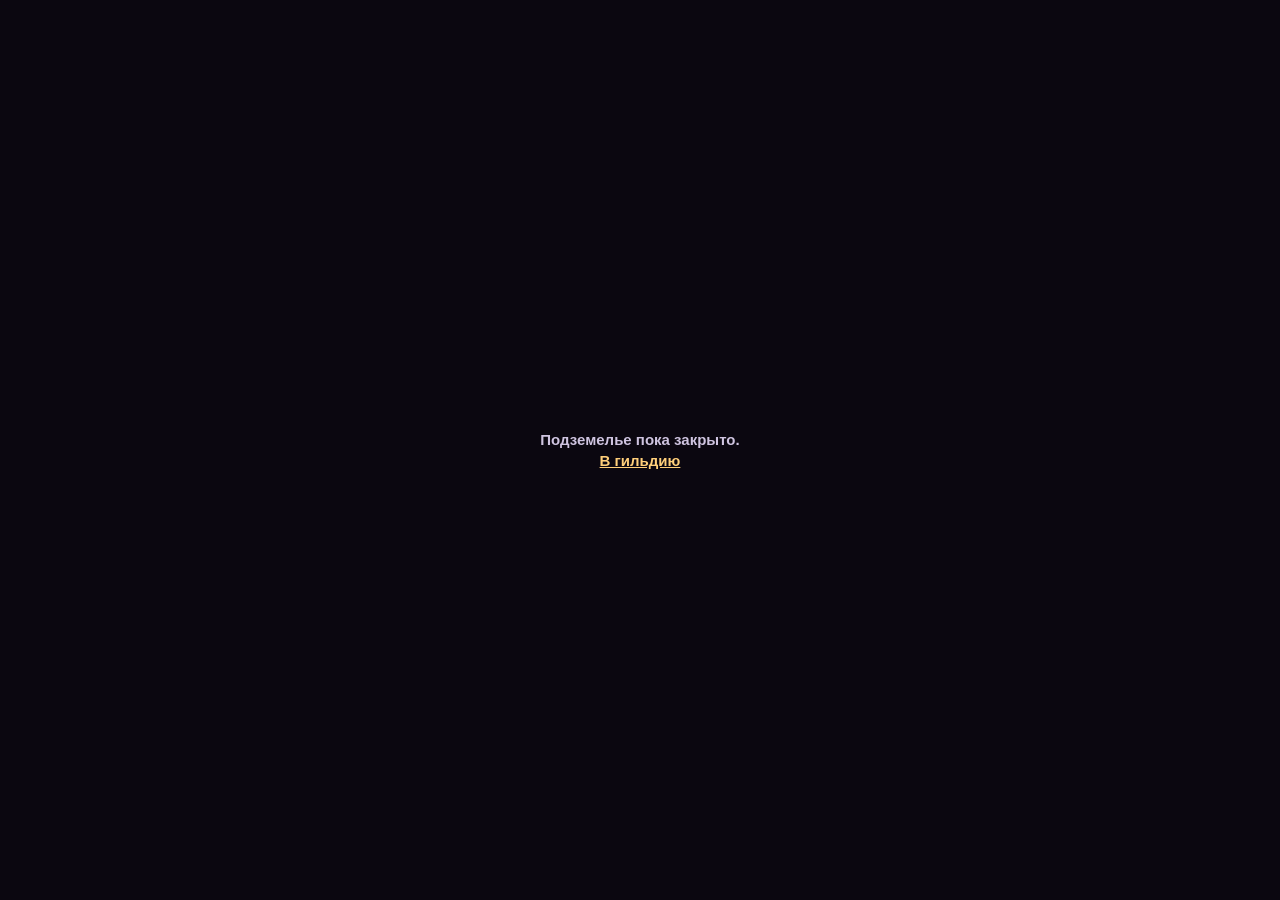
<file: games/dg/hub.html>
<!doctype html>
<html lang="ru">
<head>
<meta charset="utf-8">
<meta name="viewport" content="width=device-width, initial-scale=1, viewport-fit=cover, user-scalable=no">
<title>Подземелье — прототип</title>
<style>
  :root { --u: 2.6px; --ink: #0b0a10; --slate: #20222b; --slate2: #2c2f3b; --edge: #565b6c; --edge2: #14151b; --cream: #efe6d2; }
  * { box-sizing: border-box; -webkit-tap-highlight-color: transparent; }
  html, body { margin: 0; height: 100%; background: #07060a; overflow: hidden; }
  body { display: grid; place-items: center; font-family: -apple-system, "SF Pro Text", "Inter", "Segoe UI", Roboto, sans-serif; color: var(--cream); }
  #stage { position: relative; width: min(100vw, calc(100vh * 144 / 256)); aspect-ratio: 144 / 256; overflow: hidden; touch-action: none; user-select: none; -webkit-user-select: none; }
  #scene, #herol { position: absolute; inset: 0; width: 100%; height: 100%; image-rendering: pixelated; display: block; }
  #herol { pointer-events: none; }
  /* убежище — его фон (2026-11-17), мой нарисованный выключен; герой стоит крупно в центре */
  #stage { background: #07060a url(hub-bg.webp) center / 100% 100% no-repeat; }
  #scene { opacity: 0; }
  #cipherbook { position: absolute; z-index: 2; right: calc(var(--u) * 2); top: 60.5%; width: calc(var(--u) * 36); height: calc(var(--u) * 42.5); display: none; padding: 0; border: 0; background: none; cursor: pointer; filter: drop-shadow(0 calc(var(--u) * 1.2) calc(var(--u) * 1.2) rgba(0,0,0,.65)); }
  #cipherbook.on { display: block; }
  #cipherbook .bookbase, #cipherbook .bookpages { position: absolute; inset: 0; width: 100%; height: 100%; }
  #cipherbook .bookbase { object-fit: fill; image-rendering: pixelated; }
  /* Кадры страниц — 256×304, основание — 200×236. Показываем их в одном масштабе с основанием
     и компенсируем прозрачные поля кадра, иначе поверх книги появляется второй разворот. */
  #cipherbook .bookpages { inset: auto; left: calc(var(--u) * -4.7); top: calc(var(--u) * -9.4); width: calc(var(--u) * 46.1); height: calc(var(--u) * 54.7); background: url(book-pages.png?v=1) 0 0 / 800% 100% no-repeat; animation: bookturn 8s steps(1, end) infinite; pointer-events: none; }
  #cipherbook:active { transform: translateY(var(--u)); filter: brightness(1.12) drop-shadow(0 calc(var(--u) * .8) var(--u) rgba(0,0,0,.65)); }
  @keyframes bookturn { 0%,45% { background-position:0 0 } 50% { background-position:14.2857% 0 } 55% { background-position:28.5714% 0 } 60% { background-position:42.8571% 0 } 65% { background-position:57.1429% 0 } 70% { background-position:71.4286% 0 } 75% { background-position:85.7143% 0 } 80%,100% { background-position:100% 0 } }
  canvas.ic { image-rendering: pixelated; display: block; flex: none; }
  /* панели интерфейса: тёмный сланец, рамка со срезанными углами */
  .pan { background: var(--slate); box-shadow: 0 0 0 var(--u) var(--edge2), inset 0 var(--u) 0 var(--edge), inset 0 calc(var(--u) * -1) 0 #16171d, inset var(--u) 0 0 #3a3e4b, inset calc(var(--u) * -1) 0 0 #16171d;
    clip-path: polygon(var(--u) 0, calc(100% - var(--u)) 0, 100% var(--u), 100% calc(100% - var(--u)), calc(100% - var(--u)) 100%, var(--u) 100%, 0 calc(100% - var(--u)), 0 var(--u)); }
  #top { position: absolute; left: calc(var(--u) * 4); right: calc(var(--u) * 4); top: calc(var(--u) * 4 + env(safe-area-inset-top)); display: flex; align-items: flex-start; gap: calc(var(--u) * 3); }
  #face { width: calc(var(--u) * 22); height: calc(var(--u) * 22); display: grid; place-items: center; }
  #bars { display: grid; gap: calc(var(--u) * 2); margin-top: calc(var(--u) * 1); }
  .bar { position: relative; width: calc(var(--u) * 44); height: calc(var(--u) * 9); display: flex; align-items: center; }
  .bar canvas { position: absolute; left: calc(var(--u) * -1); z-index: 2; }
  .bar .fill { position: absolute; left: calc(var(--u) * 7); right: calc(var(--u) * 1.5); top: calc(var(--u) * 1.5); bottom: calc(var(--u) * 1.5); background: #15161c; }
  .bar .fill i { display: block; height: 100%; }
  button.bar { border: 0; padding: 0; color: inherit; font: inherit; cursor: pointer; }
  .bar.hp .fill i { background: linear-gradient(#e2574b 0 45%, #b8322c 45%); }
  .bar.en .fill i { background: linear-gradient(#58a9ee 0 45%, #2f6fb8 45%); }
  .bar b { position: relative; z-index: 3; width: 100%; padding-left: calc(var(--u) * 7); text-align: center; font-size: calc(var(--u) * 4.4); font-weight: 800; letter-spacing: .02em; text-shadow: 0 calc(var(--u) * .6) 0 rgba(0, 0, 0, .7); }
  #res { margin-left: auto; display: grid; gap: calc(var(--u) * 2); margin-top: calc(var(--u) * 1); }
  .cnt { width: calc(var(--u) * 34); height: calc(var(--u) * 9); display: flex; align-items: center; gap: calc(var(--u) * 3); padding: 0 calc(var(--u) * 3); font-size: calc(var(--u) * 4.6); font-weight: 800; }
  #gear { width: calc(var(--u) * 15); height: calc(var(--u) * 15); display: grid; place-items: center; margin-top: calc(var(--u) * 1); border: 0; padding: 0; color: inherit; }
  #bottom { position: absolute; left: 0; right: 0; bottom: calc(var(--u) * 6 + env(safe-area-inset-bottom)); display: flex; justify-content: center; gap: calc(var(--u) * 6); }
  .act { width: calc(var(--u) * 24); height: calc(var(--u) * 24); display: grid; place-items: center; border: 0; padding: 0; color: inherit; cursor: pointer; transition: transform .06s; }
  .act:active { transform: translateY(var(--u)); filter: brightness(1.25); }
  .act.go { background: #2b2430; box-shadow: 0 0 0 var(--u) var(--edge2), inset 0 var(--u) 0 #8a6a4a, inset 0 calc(var(--u) * -1) 0 #16171d, inset var(--u) 0 0 #5a4636, inset calc(var(--u) * -1) 0 0 #16171d; }
  #say { position: absolute; left: 50%; top: 47%; transform: translate(-50%, -50%); max-width: 84%; padding: calc(var(--u) * 3) calc(var(--u) * 5); font-size: calc(var(--u) * 4.6); font-weight: 700; line-height: 1.3; text-align: center;
    opacity: 0; transition: opacity .2s; pointer-events: none; }
  #say.on { opacity: 1; }
  #say { z-index: 5; }
  /* выбор подземелья (его решение 2026-11-19): размер и плата едой — «сытость» = очки блюда */
  #pick { position: absolute; inset: 0; display: none; place-items: center; background: rgba(6, 5, 9, .55); }
  #pick.on { display: grid; }
  #pick > div { width: 74%; padding: calc(var(--u) * 5); display: grid; gap: calc(var(--u) * 3); text-align: center; }
  #pick p { margin: 0 0 calc(var(--u) * 1); font-size: calc(var(--u) * 6.4); font-weight: 800; }
  #pick button { height: calc(var(--u) * 17); border: 0; color: inherit; font: inherit; font-size: calc(var(--u) * 5.6); font-weight: 800; cursor: pointer; display: grid; place-items: center; line-height: 1.15; }
  #pick button small { display: block; font-size: calc(var(--u) * 4.2); font-weight: 600; opacity: .75; }
  #pick button[data-size], #pick #resume { align-content: center; row-gap: calc(var(--u) * .6); line-height: 1.1; }   /* строки кнопки — вместе по центру, а не по половинам высоты (его правка 2026-11-19) */
  #pick button small:empty { display: none; }                               /* нет подписи — название ровно по центру */
  #pick button:active { filter: brightness(1.25); }
  #pick button:disabled { opacity: .45; }
  #pick button[hidden] { display: none; }                                   /* «Продолжить поход» без похода не показывать: display: grid выше перебивал hidden (2026-11-19) */
  #pick .need { display: none; }                                            /* пояснение под «Куда спускаемся?» убрано (его правка 2026-11-19) */
  /* окна убежища (2026-11-19): рюкзак, рынок, котёл — снизу, над кнопками */
  #sheet { position: absolute; z-index: 6; left: 0; right: 0; top: 0; bottom: calc(var(--u) * 32 + env(safe-area-inset-bottom)); display: none; align-items: flex-end; justify-content: center; background: rgba(6, 5, 9, .6); }
  #sheet.on { display: flex; }
  #sheet.cipher-open { bottom: 0; align-items: center; background: rgba(3, 2, 7, .82); }
  /* крестик закрытия во всех окнах убежища (его просьба 2026-11-19, «как в меню на ферме») — квадратная кнопка в цветах убежища */
  .shx { position: absolute; top: calc(var(--u) * 3); right: calc(var(--u) * 3); z-index: 3; width: calc(var(--u) * 10); height: calc(var(--u) * 10); padding: 0; border: 0; display: grid; place-items: center;
    background: #3a3e4b; color: var(--cream); font: inherit; font-size: calc(var(--u) * 5); font-weight: 800; line-height: 1; cursor: pointer;
    box-shadow: 0 0 0 calc(var(--u) * .8) #14151b, inset 0 calc(var(--u) * -1.2) 0 #23252e, inset 0 calc(var(--u) * .8) 0 #5a5f70; }
  .shx:active { transform: translateY(calc(var(--u) * .4)); filter: brightness(1.2); }
  #sheetbox, #pick > div { position: relative; }
  #pick .shx { height: calc(var(--u) * 10); font-size: calc(var(--u) * 5); }
  #sheetbox.cube .shx { background: #2c3634; color: #b9f7c4; box-shadow: 0 0 0 calc(var(--u) * .8) #0a0d0d, inset 0 calc(var(--u) * -1.2) 0 #161c1c, inset 0 calc(var(--u) * .8) 0 #55625f; }
  #sheetbox { width: calc(100% - var(--u) * 8); max-height: 74%; overflow-y: auto; margin-bottom: calc(var(--u) * 3); padding: calc(var(--u) * 5); }
  .sh-h { font-size: calc(var(--u) * 6.8); font-weight: 800; text-align: center; margin-bottom: calc(var(--u) * 3); }
  .sh-s { font-size: calc(var(--u) * 5.2); font-weight: 800; margin: calc(var(--u) * 4) 0 calc(var(--u) * 2); }
  .sh-t { font-size: calc(var(--u) * 4.6); font-weight: 600; line-height: 1.35; opacity: .85; margin: calc(var(--u) * 2) 0; }
  .grid { display: grid; grid-template-columns: repeat(6, 1fr); gap: calc(var(--u) * 2); }
  .grid.w4 { grid-template-columns: repeat(4, 1fr); }
  .cell { position: relative; aspect-ratio: 1; border: 0; padding: 0; color: inherit; font: inherit; cursor: pointer; display: grid; place-items: center; background: #15161c;
    box-shadow: inset 0 calc(var(--u) * .8) 0 #0b0b10, inset 0 calc(var(--u) * -.8) 0 #2c2f3b; }
  .cell.on { background: #2b2430; box-shadow: inset 0 0 0 calc(var(--u) * .8) #d9a441; }
  .cell canvas { width: calc(var(--u) * 11); image-rendering: pixelated; }
  .grid.w4 .cell canvas { width: calc(var(--u) * 16); }
  .cell b { position: absolute; right: calc(var(--u) * 1); bottom: calc(var(--u) * .2); font-size: calc(var(--u) * 4.6); font-weight: 800; text-shadow: 0 calc(var(--u) * .5) 0 #000; }
  .cell i { position: absolute; left: calc(var(--u) * 1.2); top: calc(var(--u) * .2); font-style: normal; font-size: calc(var(--u) * 4.6); font-weight: 800; color: #ffcf7a; text-shadow: 0 calc(var(--u) * .5) 0 #000; }
  /* тайная карта (2026-11-19): золотая рамка, фиолет и плывущий туман */
  .cell.card { aspect-ratio: 3 / 4; background: linear-gradient(#2a1a46, #3b2a5c); box-shadow: inset 0 0 0 calc(var(--u) * .8) #d9a441, inset 0 0 0 calc(var(--u) * 1.6) #5a3a12; overflow: hidden; }
  .cell.card .fog { position: absolute; inset: -40%; background: radial-gradient(circle at 30% 40%, rgba(201,180,255,.55), transparent 40%), radial-gradient(circle at 70% 65%, rgba(143,106,216,.5), transparent 45%), radial-gradient(circle at 50% 20%, rgba(232,220,255,.35), transparent 35%);
    animation: fog 6s ease-in-out infinite alternate; }
  .cell.card.rare { background: linear-gradient(#1a2a46, #2a3b5c); box-shadow: inset 0 0 0 calc(var(--u) * .8) #b8d0ec, inset 0 0 0 calc(var(--u) * 1.6) #34465e; }   /* редкая — серебро и синева */
  .cell.card.rare::after { color: #e6f2ff; text-shadow: 0 0 calc(var(--u) * 2) #5a8ad8; }
  .cell.card::after { content: "?"; position: relative; font-size: calc(var(--u) * 6); font-weight: 800; color: #ffe7a3; text-shadow: 0 0 calc(var(--u) * 2) #8f6ad8; }
  @keyframes fog { 0% { transform: translate(-8%, 4%) rotate(0deg); } 100% { transform: translate(8%, -6%) rotate(25deg); } }
  /* рынок на полках с ценниками, как лавка фермы, но в цветах подземелья (его просьба 2026-11-19): железная полка с заклёпками, сланцевые ценники */
  .wares { display: grid; grid-template-columns: repeat(4, minmax(0, 1fr)); row-gap: calc(var(--u) * 3); margin-top: calc(var(--u) * 2); }
  .ware { position: relative; height: calc(var(--u) * 34); display: flex; align-items: flex-end; justify-content: center; padding: 0 0 calc(var(--u) * 10); border: 0; background: none; color: inherit; font: inherit; cursor: pointer; }
  .ware::after { content: ""; position: absolute; left: 0; right: 0; bottom: calc(var(--u) * 7); height: calc(var(--u) * 3); background: linear-gradient(#6a7080, #3c404c 60%, #23262e);
    box-shadow: 0 calc(var(--u) * 1.2) 0 rgba(0, 0, 0, .45); }
  .ware:nth-child(4n + 1)::after { left: calc(var(--u) * 1.2); }
  .ware:nth-child(4n)::after, .ware:last-child::after { right: calc(var(--u) * 1.2); }
  .ware canvas { width: 64%; image-rendering: pixelated; filter: drop-shadow(0 calc(var(--u) * 1) 0 rgba(0, 0, 0, .45)); transition: transform .15s, filter .15s; }
  .ware.off canvas { opacity: .35; }                                         /* пусто — бледный (2026-11-19) */
  .ware.on canvas { transform: translateY(calc(var(--u) * -1.2)) scale(1.06); filter: drop-shadow(0 0 calc(var(--u) * 3) rgba(255, 200, 110, .8)); }
  .ware .tag { position: absolute; left: 50%; bottom: 0; transform: translateX(-50%) rotate(-3deg); z-index: 1; padding: calc(var(--u) * .4) calc(var(--u) * 2); white-space: nowrap;
    background: #20222b; color: #ffcf7a; font-size: calc(var(--u) * 4.2); font-weight: 800; box-shadow: 0 0 0 calc(var(--u) * .6) #565b6c, 0 calc(var(--u) * .6) 0 calc(var(--u) * .6) #0b0b10; }
  .ware.on .tag { background: #d9a441; color: #4a2a0c; text-shadow: none; box-shadow: 0 0 0 calc(var(--u) * .6) #ffe7a3, 0 calc(var(--u) * .6) 0 calc(var(--u) * .6) #0b0b10; }   /* выбранный — золотая табличка, цифры коричневые, без свечения (его правка 2026-11-19) */
  .ware .sat { position: absolute; left: calc(var(--u) * 1.5); top: calc(var(--u) * 1); font-size: calc(var(--u) * 4.6); font-weight: 800; color: #ffcf7a; text-shadow: 0 calc(var(--u) * .5) 0 #000; }
  .ware .q { position: absolute; right: calc(var(--u) * 1.5); top: calc(var(--u) * 1); font-size: calc(var(--u) * 4.4); font-weight: 800; text-shadow: 0 calc(var(--u) * .5) 0 #000; }
  .ware .q.sale { color: #8fe3a8; }
  .meter { display: flex; gap: calc(var(--u) * 1); margin: calc(var(--u) * 2) 0 calc(var(--u) * 1); }
  .meter span { flex: 1; height: calc(var(--u) * 3); background: #15161c; }
  .meter em { flex: none; font-style: normal; font-size: calc(var(--u) * 3.6); font-weight: 800; color: #ffcf7a; line-height: calc(var(--u) * 3); margin-left: calc(var(--u) * 1); }
  .meter span.f { background: linear-gradient(#ffcf7a 0 50%, #d08a2a 50%); }
  .marks { display: flex; justify-content: space-between; font-size: calc(var(--u) * 4.2); font-weight: 700; opacity: .8; }
  .marks .ok { color: #8fe3a8; opacity: 1; }
  /* продажа удобрения — как в лавке фермы (2026-11-20): счётчик − N + «все» и цена − ✦ N + «как на рынке» в цветах убежища */
  .winfo { margin-top: calc(var(--u) * 3); }
  .winfo .sh-s { margin-top: calc(var(--u) * 2); }
  .salecount { margin-top: calc(var(--u) * 3); font-size: calc(var(--u) * 5); font-weight: 800; }
  .qty { display: grid; grid-template-columns: calc(var(--u) * 13) calc(var(--u) * 15) calc(var(--u) * 13) 1fr; gap: calc(var(--u) * 2); align-items: center; margin-top: calc(var(--u) * 3); }
  .qty.price { grid-template-columns: calc(var(--u) * 13) calc(var(--u) * 19) calc(var(--u) * 13) 1fr; }
  .qty .btn { padding: 0; font-size: calc(var(--u) * 6); }
  .qty .btn:last-child { font-size: calc(var(--u) * 4.4); }
  .qval { text-align: center; font-size: calc(var(--u) * 6); font-weight: 800; color: #ffcf7a; }
  .two { display: grid; grid-template-columns: 1fr 1fr; gap: calc(var(--u) * 3); margin-top: calc(var(--u) * 3); }
  .one { display: grid; margin-top: calc(var(--u) * 3); }
  .btn { height: calc(var(--u) * 13); border: 0; color: #f2fff8; font: inherit; font-size: calc(var(--u) * 5.2); font-weight: 800; cursor: pointer; background: #3f9e7c;
    box-shadow: 0 0 0 calc(var(--u) * .8) #14151b, inset 0 calc(var(--u) * -1.2) 0 #2a7058, inset 0 calc(var(--u) * .8) 0 #6fd0a8; }
  .btn.alt { background: #3a3e4b; box-shadow: 0 0 0 calc(var(--u) * .8) #14151b, inset 0 calc(var(--u) * -1.2) 0 #23252e, inset 0 calc(var(--u) * .8) 0 #5a5f70; color: var(--cream); }
  .btn:disabled { opacity: .45; }
  .btn:active { filter: brightness(1.2); }
  /* окно котла — в стиле перегонного куба с его фона (2026-11-19): кованое железо с заклёпками, стеклянные колбы, зелёная светящаяся жижа */
  #sheetbox.cube { background: linear-gradient(#232b2a, #161c1c 60%, #121616); clip-path: none;
    box-shadow: 0 0 0 calc(var(--u) * .8) #0a0d0d, inset 0 calc(var(--u) * .8) 0 #46524f, inset 0 calc(var(--u) * -1) 0 #0b0f0f, 0 0 calc(var(--u) * 10) rgba(80, 230, 120, .18);
    background-image: radial-gradient(circle at calc(var(--u) * 3) calc(var(--u) * 3), #5b6a66 calc(var(--u) * .9), transparent calc(var(--u) * 1.1)),
      radial-gradient(circle at calc(100% - var(--u) * 3) calc(var(--u) * 3), #5b6a66 calc(var(--u) * .9), transparent calc(var(--u) * 1.1)),
      radial-gradient(circle at calc(var(--u) * 3) calc(100% - var(--u) * 3), #5b6a66 calc(var(--u) * .9), transparent calc(var(--u) * 1.1)),
      radial-gradient(circle at calc(100% - var(--u) * 3) calc(100% - var(--u) * 3), #5b6a66 calc(var(--u) * .9), transparent calc(var(--u) * 1.1)),
      linear-gradient(#232b2a, #161c1c 60%, #121616); }
  #sheetbox.cube .sh-h { color: #b9f7c4; text-shadow: 0 0 calc(var(--u) * 3) rgba(90, 240, 130, .55); }
  #sheetbox.cube .sh-t { color: #9fc8a9; }
  #sheetbox.cube .brew .cell { background: linear-gradient(rgba(70, 200, 110, .10), rgba(40, 140, 80, .22)), #0f1514;
    box-shadow: inset 0 0 0 calc(var(--u) * .8) #3c4a47, inset 0 calc(var(--u) * 1.2) 0 rgba(200, 255, 220, .10), inset 0 calc(var(--u) * -4) calc(var(--u) * 3) rgba(70, 230, 120, .25); }
  #sheetbox.cube .brew .arrow { position: relative; width: calc(var(--u) * 12); height: calc(var(--u) * 4); background: #2c3634; box-shadow: inset 0 calc(var(--u) * .7) 0 #55625f, inset 0 calc(var(--u) * -.7) 0 #0b0f0f; }
  #sheetbox.cube .brew .arrow::after { content: ""; position: absolute; right: calc(var(--u) * -3); top: calc(var(--u) * -1.5); border: calc(var(--u) * 3.5) solid transparent; border-left-color: #55625f; border-right: 0; }
  #sheetbox.cube .brew .arrow i { position: absolute; left: 0; right: 0; top: 30%; bottom: 30%; background: repeating-linear-gradient(90deg, #5ee07e 0 calc(var(--u) * 2), #2f9a52 calc(var(--u) * 2) calc(var(--u) * 4));
    background-size: calc(var(--u) * 4) 100%; animation: flow 0.7s linear infinite; box-shadow: 0 0 calc(var(--u) * 2) rgba(90, 240, 130, .7); }
  @keyframes flow { to { background-position: calc(var(--u) * 4) 0; } }
  #sheetbox.cube .btn { background: linear-gradient(#58d37c, #2f9a52); box-shadow: 0 0 0 calc(var(--u) * .8) #0a0d0d, inset 0 calc(var(--u) * -1.2) 0 #1f6a3a, inset 0 calc(var(--u) * .8) 0 #a6f7bd, 0 0 calc(var(--u) * 4) rgba(90, 240, 130, .35); color: #062010; }
  #sheetbox.cube .btn.alt { background: #2c3634; box-shadow: 0 0 0 calc(var(--u) * .8) #0a0d0d, inset 0 calc(var(--u) * -1.2) 0 #161c1c, inset 0 calc(var(--u) * .8) 0 #55625f; color: #b9f7c4; }
  #sheetbox.cube .step .num { color: #b9f7c4; text-shadow: 0 0 calc(var(--u) * 2) rgba(90, 240, 130, .5); }
  #sheetbox.cube .prog { height: calc(var(--u) * 5); background: #0f1514; box-shadow: inset 0 0 0 calc(var(--u) * .8) #3c4a47, inset 0 calc(var(--u) * 1) 0 rgba(200, 255, 220, .12); position: relative; overflow: hidden; }
  #sheetbox.cube .prog i { background: linear-gradient(#7ef0a0, #2f9a52); box-shadow: 0 0 calc(var(--u) * 3) rgba(90, 240, 130, .6);
    background-image: radial-gradient(circle at 20% 60%, rgba(220,255,230,.7) calc(var(--u) * .6), transparent calc(var(--u) * .8)), radial-gradient(circle at 60% 40%, rgba(220,255,230,.6) calc(var(--u) * .5), transparent calc(var(--u) * .7)), linear-gradient(#7ef0a0, #2f9a52);
    background-size: calc(var(--u) * 10) 100%, calc(var(--u) * 14) 100%, 100% 100%; animation: bub 2.4s linear infinite; }
  @keyframes bub { to { background-position: calc(var(--u) * 10) 0, calc(var(--u) * -14) 0, 0 0; } }
  .brew { display: grid; grid-template-columns: 1fr auto 1fr; align-items: center; gap: calc(var(--u) * 3); width: 62%; margin: 0 auto; }
  .brew .cell { cursor: default; }
  .brew .cell canvas { width: calc(var(--u) * 20); }
  .brew .arrow { font-size: calc(var(--u) * 8); font-weight: 800; color: #ffcf7a; }
  .sh-t.c { text-align: center; }
  .step { display: grid; grid-template-columns: 1fr 1.4fr 1fr; gap: calc(var(--u) * 3); margin-top: calc(var(--u) * 3); align-items: center; }
  .step .num { text-align: center; font-size: calc(var(--u) * 7); font-weight: 800; }
  .step .btn { font-size: calc(var(--u) * 6); }
  .prog { height: calc(var(--u) * 3); background: #15161c; margin: calc(var(--u) * 2) 0; }
  .prog i { display: block; height: 100%; background: linear-gradient(#8fe3a8 0 50%, #3f9e7c 50%); }
  .tag { position: absolute; transform: translate(-50%, -100%); font-size: calc(var(--u) * 3.6); font-weight: 800; letter-spacing: .03em; text-transform: lowercase; color: #f4ead0; text-shadow: 0 0 calc(var(--u) * 1.5) #000, 0 calc(var(--u) * .6) 0 #000; pointer-events: none; white-space: nowrap; }
  .tag.brewt { color: #7dffa2; text-transform: none; text-shadow: 0 0 calc(var(--u) * 2) rgba(60, 230, 110, .9), 0 0 calc(var(--u) * 1.5) #000, 0 calc(var(--u) * .6) 0 #000; font-variant-numeric: tabular-nums; }   /* таймер куба — зелёный, как жижа */
  #sheet.cipher-open #sheetbox { width: calc(100% - var(--u) * 18); max-height: none; margin: 0; padding: 0; overflow: visible; }
  #sheetbox.cipher { background: transparent; box-shadow: none; clip-path: none; overflow: visible; }
  .cipher-spread { position: relative; width: 100%; aspect-ratio: 3 / 2; margin-top: calc(var(--u) * 2); }
  .cipher-art { position: absolute; inset: 0; width: 100%; height: 100%; object-fit: contain; image-rendering: pixelated; }
  .cipher-entry { position: absolute; top: 36%; width: 31%; color: #431c24; text-align: center; font: 300 calc(var(--u) * 8.5)/1.15 "Inter Tight", "Helvetica Neue", Arial, sans-serif; }
  .cipher-entry.left { left: 17%; } .cipher-entry.right { right: 17%; }
  .cipher-entry.empty { opacity: .18; }
  .cipher-nav { position: absolute; top: 40%; width: calc(var(--u) * 18); height: calc(var(--u) * 22); border: 0; background: none; color: #e9d7b7; font: 900 calc(var(--u) * 16)/1 serif; text-shadow: 0 calc(var(--u) * 1) 0 #000, 0 0 calc(var(--u) * 2) #000; cursor: pointer; }
  .cipher-nav.prev { left: calc(var(--u) * -10); } .cipher-nav.next { right: calc(var(--u) * -10); }
  .cipher-nav:disabled { opacity: .18; cursor: default; }
  .cipher-progress { text-align: center; margin-top: calc(var(--u) * 1); font-size: calc(var(--u) * 4.6); font-weight: 800; color: #cfc4e0; }
</style>
</head>
<body>
<div id="stage">
  <canvas id="scene" width="144" height="256"></canvas>
  <canvas id="herol" width="941" height="1672"></canvas>
  <button id="cipherbook" type="button" aria-label="Книга найденных страниц"><img class="bookbase" src="book-lectern.png?v=1" alt=""><span class="bookpages"></span></button>
  <div class="tag" style="left:27%;top:27%">перегонный куб</div>
  <div class="tag brewt" id="brewt" style="left:27%;top:23.6%" hidden></div>
  <div class="tag" style="left:77%;top:32%">кузница</div>
  <div id="top">
    <div id="face" class="pan"><canvas class="ic" id="i-face" width="18" height="18"></canvas></div>
    <div id="bars">
      <button class="bar hp pan" id="hpbar" type="button" aria-label="Здоровье"><canvas class="ic" id="i-heart" width="11" height="10"></canvas><div class="fill"><i id="hpfill" style="width:100%"></i></div><b id="hptext">100 / 100</b></button>
    </div>
    <div id="res">
      <div class="cnt pan"><canvas class="ic" id="i-bone" width="12" height="11"></canvas><span id="nbone">0</span></div>
      <div class="cnt pan"><canvas class="ic" id="i-leaf" width="14" height="13"></canvas><span id="nfert">0</span></div>
    </div>
    <button id="gear" class="pan" type="button" aria-label="Настройки" hidden style="display:none"><canvas class="ic" id="i-gear" width="11" height="11"></canvas></button>
  </div>
  <div id="bottom">
    <button class="act pan" type="button" data-sheet="pack" aria-label="Рюкзак"><canvas class="ic" id="i-bag" width="16" height="16"></canvas></button>
    <button class="act pan" type="button" data-sheet="market" aria-label="Рынок"><canvas class="ic" id="i-shop" width="16" height="16"></canvas></button>
    <button class="act pan go" type="button" aria-label="В подземелье"><canvas class="ic" id="i-swords" width="16" height="16"></canvas></button>
  </div>
  <div id="say" class="pan"></div>
  <div id="pick"><div class="pan"><p>Куда спускаемся?</p>
    <div class="need" id="pickneed"></div>
    <button class="pan" type="button" id="resume" hidden>Продолжить поход<small id="resumes"></small></button>
    <button class="pan" type="button" data-size="s">Малое<small>3–4 зала · сытость 1</small></button>
    <button class="pan" type="button" data-size="m">Среднее<small>6–8 залов · сытость 2</small></button>
    <button class="pan" type="button" data-size="l">Большое<small>10–12 залов · сытость 4</small></button>
    <button class="pan" type="button" id="srtest" hidden>Странная комната<small>проба · сразу к её двери</small></button>
  </div></div>
  <div id="sheet"><div class="pan" id="sheetbox"></div></div>
</div>
<script src="../number-format.js?v=1"></script>
<script>
(function () {
  var W = 144, H = 256, FLOOR = 122;
  var stage = document.getElementById("stage"), cv = document.getElementById("scene"), ctx = cv.getContext("2d");
  function fit() { stage.style.setProperty("--u", stage.clientWidth / W + "px"); document.documentElement.style.setProperty("--u", stage.clientWidth / W + "px"); }
  fit(); addEventListener("resize", fit);

  // ---------- маленькие помощники ----------
  function rng(seed) { var s = seed >>> 0; return function () { s = (s * 1664525 + 1013904223) >>> 0; return s / 4294967296; }; }
  function px(c, x, y, w, h, col) { c.fillStyle = col; c.fillRect(Math.round(x), Math.round(y), w, h); }
  function sprite(c, x, y, rows, pal) {
    for (var j = 0; j < rows.length; j++) for (var i = 0; i < rows[j].length; i++) { var ch = rows[j][i]; if (ch !== "." && pal[ch]) px(c, x + i, y + j, 1, 1, pal[ch]); }
  }
  function icon(id, rows, pal, scale) {
    var c = document.getElementById(id); if (!c) return; var g = c.getContext("2d"); c.width = rows[0].length; c.height = rows.length; sprite(g, 0, 0, rows, pal); size(c, scale || 1);
  }
  function size(c, k) { c.style.width = "calc(var(--u) * " + c.width * k + ")"; c.style.height = "calc(var(--u) * " + c.height * k + ")"; }
  // камень: округлое пятно со светом сверху-слева и тенью снизу
  function rock(c, x, y, w, h, base, hi, lo) {
    for (var j = 0; j < h; j++) {
      var t = (j + .5) / h, half = Math.sqrt(Math.max(0, 1 - Math.pow(t * 2 - 1, 2))) * w / 2, cut = j < h * .22 ? 1 : 0;
      var x0 = Math.round(x + w / 2 - half) + cut, x1 = Math.round(x + w / 2 + half) - cut;
      if (x1 <= x0) continue;
      px(c, x0, y + j, x1 - x0, 1, j > h * .68 ? lo : base);
      if (j < h * .34) px(c, x0 + 1, y + j, Math.max(1, Math.round((x1 - x0) * .45)), 1, hi);
    }
  }

  // ---------- неподвижная сцена (без света) ----------
  var base = document.createElement("canvas"); base.width = W; base.height = H; var b = base.getContext("2d");
  (function drawBase() {
    var r = rng(4711), i, x, y;
    // задняя стена пещеры
    px(b, 0, 0, W, FLOOR, "#3a3644");
    for (i = 0; i < 260; i++) { x = r() * W; y = r() * FLOOR; var ww = 3 + r() * 9, hh = 2 + r() * 5, d = r();
      px(b, x, y, ww, hh, d < .5 ? "#332f3d" : d < .8 ? "#423d4d" : "#2c2935"); if (d > .8) px(b, x, y, ww, 1, "#4d4859"); }
    for (i = 0; i < 26; i++) { x = r() * W; y = 20 + r() * (FLOOR - 26); var len = 4 + r() * 10; for (var k = 0; k < len; k++) px(b, x + k * (r() < .5 ? 1 : .4), y + k, 1, 1, "#231f2b"); }   // трещины
    // потолок и сталактиты
    px(b, 0, 0, W, 9, "#1c1a24");
    for (x = 0; x < W; ) { var sw = 5 + Math.floor(r() * 9), sh = 6 + Math.floor(r() * 20) * (r() < .35 ? 1 : .45);
      for (var j2 = 0; j2 < sh; j2++) { var half2 = (sw / 2) * (1 - j2 / sh); px(b, x + sw / 2 - half2, 9 + j2, Math.max(1, Math.round(half2 * 2)), 1, "#1c1a24"); px(b, x + sw / 2 - half2, 9 + j2, 1, 1, "#2b2835"); }
      x += sw - 1; }
    // проход в глубину — тёмная арка с деревянной рамой
    for (y = 58; y < FLOOR; y++) { var aw = y < 70 ? 10 * Math.sqrt(1 - Math.pow((70 - y) / 12, 2)) : 10; px(b, 72 - aw, y, aw * 2, 1, "#0a090e"); }
    px(b, 60, 66, 2, FLOOR - 66, "#5b4028"); px(b, 82, 66, 2, FLOOR - 66, "#5b4028"); px(b, 60, 66, 1, FLOOR - 66, "#7a5836");
    px(b, 58, 62, 28, 3, "#6a4b2e"); px(b, 58, 62, 28, 1, "#8a6540"); px(b, 58, 65, 28, 1, "#3d2a1a");
    for (i = 0; i < 4; i++) px(b, 64 + i * 4, 110 + i * 3, 16 - i * 2, 3, i % 2 ? "#17151d" : "#1f1c26");   // ступени вниз

    // пол
    px(b, 0, FLOOR, W, H - FLOOR, "#3b3331");
    for (y = FLOOR; y < H; y++) for (x = 0; x < W; x++) {
      var e = Math.pow((x - 72) / 62, 2) + Math.pow((y - 178) / 74, 2), n = r();
      if (e < 1 - n * .25) px(b, x, y, 1, 1, n < .08 ? "#5a4f47" : n < .5 ? "#4d433d" : "#473e39");
      else if (n < .1) px(b, x, y, 1, 1, "#332c2b");
    }
    px(b, 0, FLOOR, W, 2, "#221e22"); px(b, 0, FLOOR + 2, W, 1, "#2e2829");                        // тень под стеной
    for (i = 0; i < 46; i++) { x = 8 + r() * 128; y = FLOOR + 8 + r() * (H - FLOOR - 14); var pw = 2 + Math.floor(r() * 5);
      px(b, x, y, pw, 1, "#665a50"); px(b, x, y + 1, pw, 1, "#2f2928"); if (pw > 3) px(b, x + 1, y - 1, pw - 2, 1, "#74675b"); }   // камушки
    for (i = 0; i < 14; i++) { x = 14 + r() * 116; y = FLOOR + 10 + r() * 100; for (k = 0; k < 5 + r() * 7; k++) px(b, x + k, y + Math.round(Math.sin(k) * 1), 1, 1, "#2c2625"); }

    // валуны по краям
    var edge = [[-6, 96, 22, 30], [-4, 120, 16, 22], [-8, 150, 20, 26], [-5, 200, 22, 30], [128, 92, 22, 32], [132, 126, 18, 22], [130, 156, 20, 22], [126, 226, 24, 34], [-6, 232, 30, 30], [34, 246, 30, 16], [84, 248, 34, 14]];
    edge.forEach(function (q) { rock(b, q[0], q[1], q[2], q[3], "#3e3a48", "#565164", "#252230"); });

    // ----- перегонный куб: из костей монстров — удобрение -----
    var mx = 22;
    px(b, 6, 104, 16, 18, "#5a3f28"); px(b, 6, 104, 16, 2, "#7a5836"); px(b, 6, 112, 16, 1, "#3d2a1a"); px(b, 6, 104, 1, 18, "#7a5836"); px(b, 21, 104, 1, 18, "#3d2a1a");   // ящик с костями
    px(b, 9, 107, 10, 1, "#3d2a1a"); px(b, 9, 116, 10, 1, "#3d2a1a");
    sprite(b, 7, 99, ["..w...ww..", ".wWw.wWWw.", "wWWWwWWw..", ".wwWWWw...", "...www...."], { w: "#8f8873", W: "#e9e2cf" });
    px(b, 14, 92, 3, 14, "#5b606b"); px(b, 14, 92, 1, 14, "#7d838f"); px(b, 14, 90, 9, 3, "#5b606b"); px(b, 14, 90, 9, 1, "#7d838f"); px(b, 13, 97, 5, 2, "#3c4049");   // труба к ящику
    px(b, mx + 4, 60, 26, 2, "#8b909b"); for (i = 0; i < 6; i++) px(b, mx + 5 + i, 62 + i, 24 - i * 2, 1, i < 2 ? "#70757f" : "#5b606b");   // воронка
    px(b, mx + 4, 60, 26, 1, "#aab0bb"); px(b, mx + 14, 68, 6, 6, "#4a4e57"); px(b, mx + 14, 68, 2, 6, "#6b707a");
    sprite(b, mx + 6, 52, ["....w...W.....", "...wWw.wWw.rr.", ".rrwWWwWWwrRRr", "rRRrwWWWwrRRRr", "rRRRrwwwrRRRr.", ".rrrr...rrrr.."], { w: "#8f8873", W: "#e9e2cf", r: "#6e2420", R: "#a8372e" });
    px(b, mx - 1, 74, 36, 4, "#4a4e57"); px(b, mx - 1, 74, 36, 1, "#7d838f"); px(b, mx - 1, 77, 36, 1, "#2a2d34");
    for (i = 0; i < 6; i++) px(b, mx + 1 + i * 6, 75, 1, 1, "#aab0bb");
    px(b, mx, 78, 34, 24, "#101a14"); px(b, mx, 78, 2, 24, "#3c4049"); px(b, mx + 32, 78, 2, 24, "#2a2d34");                 // стеклянный бак (жидкость рисуется отдельно)
    px(b, mx - 1, 102, 36, 4, "#4a4e57"); px(b, mx - 1, 102, 36, 1, "#7d838f"); px(b, mx - 1, 105, 36, 1, "#2a2d34");
    px(b, mx + 1, 106, 32, 16, "#3a3d46"); px(b, mx + 1, 106, 32, 1, "#565b66"); px(b, mx + 1, 106, 1, 16, "#565b66"); px(b, mx + 32, 106, 1, 16, "#25272d"); px(b, mx + 1, 121, 32, 1, "#25272d");
    px(b, mx + 10, 109, 14, 10, "#17241b"); px(b, mx + 10, 109, 14, 1, "#565b66"); px(b, mx + 10, 118, 14, 1, "#25272d");
    px(b, mx + 34, 86, 28, 4, "#5b606b"); px(b, mx + 34, 86, 28, 1, "#8b909b"); px(b, mx + 34, 89, 28, 1, "#3c4049");          // труба к кузнице
    px(b, mx + 36, 84, 3, 8, "#4a4e57"); px(b, mx + 56, 84, 3, 8, "#4a4e57"); px(b, mx + 44, 70, 4, 16, "#5b606b"); px(b, mx + 44, 70, 1, 16, "#8b909b");
    px(b, mx + 20, 70, 28, 3, "#5b606b"); px(b, mx + 20, 70, 28, 1, "#8b909b");
    px(b, mx + 36, 108, 10, 14, "#5a3f28"); px(b, mx + 36, 108, 10, 2, "#7a5836"); px(b, mx + 36, 115, 10, 1, "#3d2a1a");       // бочонок-ящик рядом

    // ----- кузница -----
    var fx = 86;
    px(b, fx + 16, 0, 12, 54, "#3c3944"); px(b, fx + 16, 0, 2, 54, "#55515f"); px(b, fx + 26, 0, 2, 54, "#25232c");
    for (y = 8; y < 54; y += 12) { px(b, fx + 14, y, 16, 3, "#4a4652"); px(b, fx + 14, y, 16, 1, "#666171"); px(b, fx + 14, y + 2, 16, 1, "#25232c"); }
    for (i = 0; i < 18; i++) { var hw = 9 + i * .75; px(b, fx + 22 - hw, 54 + i, hw * 2, 1, i % 6 === 5 ? "#33303b" : "#4a4652"); px(b, fx + 22 - hw, 54 + i, 2, 1, "#666171"); }   // вытяжка
    px(b, fx, 72, 44, 50, "#55505c");
    for (y = 72; y < 122; y += 7) { px(b, fx, y, 44, 1, "#34313b"); for (x = fx + ((y / 7) % 2 ? 5 : 11); x < fx + 44; x += 12) px(b, x, y, 1, 7, "#34313b"); }
    px(b, fx, 72, 44, 1, "#77717f"); px(b, fx, 72, 1, 50, "#77717f"); px(b, fx + 43, 72, 1, 50, "#2a2730");
    for (y = 84; y < 112; y++) { var ah = y < 94 ? 13 * Math.sqrt(1 - Math.pow((94 - y) / 10.5, 2)) : 13; px(b, fx + 22 - ah, y, ah * 2, 1, "#120c0c"); px(b, fx + 22 - ah - 1, y, 1, 1, "#8a8292"); px(b, fx + 22 + ah, y, 1, 1, "#2a2730"); }
    px(b, fx + 5, 112, 34, 4, "#77717f"); px(b, fx + 5, 112, 34, 1, "#9a93a3"); px(b, fx + 5, 115, 34, 1, "#34313b");
    px(b, fx + 10, 116, 2, 6, "#5a3f28"); px(b, fx + 32, 116, 2, 6, "#5a3f28");
    // наковальня на ящике
    px(b, 126, 108, 18, 14, "#5a3f28"); px(b, 126, 108, 18, 2, "#7a5836"); px(b, 126, 115, 18, 1, "#3d2a1a"); px(b, 126, 108, 1, 14, "#7a5836");
    sprite(b, 125, 98, ["kkkkkkkkkkkkkkkk", "kSSSSSSSSSSSSSSk", ".kksssssssssskk.", "....kssssssk....", "....kssssssk....", "...kssssssssk...", "..kSSSSSSSSSSk..", "..kkkkkkkkkkkk.."], { k: "#15161b", S: "#6f7480", s: "#4a4e57" });

    // ----- фонари на кронштейнах -----
    [[3, 30, 16], [141, 34, 134]].forEach(function (L, n) {
      var lx = L[2], by = L[1];
      if (n === 0) { px(b, 0, by, 19, 2, "#6a4b2e"); px(b, 0, by, 19, 1, "#8a6540"); px(b, 2, by + 2, 2, 12, "#5b4028"); for (k = 0; k < 8; k++) px(b, 4 + k, by + 10 - k, 1, 2, "#5b4028"); }
      else { px(b, 131, by, 13, 2, "#6a4b2e"); px(b, 131, by, 13, 1, "#8a6540"); px(b, 141, by + 2, 2, 12, "#5b4028"); }
      px(b, lx, by + 2, 1, 6, "#15161b");
      px(b, lx - 2, by + 8, 5, 1, "#15161b"); px(b, lx - 3, by + 9, 7, 1, "#3c4049"); px(b, lx - 3, by + 10, 7, 8, "#2a2019"); px(b, lx - 3, by + 10, 1, 8, "#15161b"); px(b, lx + 3, by + 10, 1, 8, "#15161b");
      px(b, lx - 3, by + 18, 7, 1, "#3c4049"); px(b, lx - 2, by + 19, 5, 1, "#15161b");
    });

    // ----- вагонетка и рельсы -----
    for (i = 0; i < 9; i++) { var ry = 204 + i * 6, rx = 18 + i * 5.2; px(b, rx - 5, ry, 20, 2, "#3d2a1a"); px(b, rx - 5, ry, 20, 1, "#5b4028"); }
    for (i = 0; i < 56; i++) { px(b, 16 + i * .87, 200 + i, 2, 1, "#6f7480"); px(b, 30 + i * .87, 200 + i, 2, 1, "#6f7480"); px(b, 17 + i * .87, 200 + i, 1, 1, "#3c4049"); px(b, 31 + i * .87, 200 + i, 1, 1, "#3c4049"); }
    sprite(b, 9, 176, [
      "....oOo...oo......ooO.........", "..oOOOOooOOOOo..oOOOOoo.......", ".oOOOOOOOOOOOOooOOOOOOOo......",
      "kkkkkkkkkkkkkkkkkkkkkkkkkkkk..", "kMmmmmmmmmmmmmmmmmmmmmmmmmMk..", ".kBbBBBBbBBBBBbBBBBBbBBBBBk...", ".kBbBBBBbBBBBBbBBBBBbBBBBBk...", ".kMmmmmmmmmmmmmmmmmmmmmmmMk...",
      "..kBbBBBbBBBBBbBBBBbBBBBBk....", "..kBbBBBbBBBBBbBBBBbBBBBBk....", "..kDdDDDdDDDDDdDDDDdDDDDDk....", "...kkkkkkkkkkkkkkkkkkkkkk.....",
      "....kWWk..........kWWk........", "...kWwwWk........kWwwWk.......", "....kWWk..........kWWk........", ".....kk............kk........."],
      { k: "#15161b", M: "#8b909b", m: "#5b606b", B: "#6a4b2e", b: "#3d2a1a", D: "#4a3420", d: "#2c1d12", W: "#5b606b", w: "#2a2d34", o: "#3a3541", O: "#57515f" });

    // ----- калитка и фонарь на столбе -----
    for (i = 0; i < 3; i++) { px(b, 118 + i * 11, 172 - (i === 0 ? 4 : 0), 3, 46 + (i === 0 ? 4 : 0), "#6a4b2e"); px(b, 118 + i * 11, 172 - (i === 0 ? 4 : 0), 1, 46, "#8a6540"); px(b, 120 + i * 11, 172, 1, 46, "#3d2a1a"); }
    [180, 196, 210].forEach(function (yy) { px(b, 118, yy, 26, 3, "#5b4028"); px(b, 118, yy, 26, 1, "#7a5836"); px(b, 118, yy + 2, 26, 1, "#3d2a1a"); });
    for (i = 0; i < 14; i++) { px(b, 121 + i, 183 + i * .9, 1, 1, "#4a3420"); px(b, 135 - i, 183 + i * .9, 1, 1, "#4a3420"); }
    px(b, 110, 176, 9, 2, "#6a4b2e"); px(b, 112, 178, 1, 3, "#15161b");
    px(b, 110, 181, 5, 1, "#15161b"); px(b, 109, 182, 7, 1, "#3c4049"); px(b, 109, 183, 7, 7, "#2a2019"); px(b, 109, 183, 1, 7, "#15161b"); px(b, 115, 183, 1, 7, "#15161b"); px(b, 109, 190, 7, 1, "#3c4049");
    px(b, 104, 212, 14, 10, "#5a3f28"); px(b, 104, 212, 14, 2, "#7a5836"); px(b, 104, 217, 14, 1, "#3d2a1a");

    // ----- кристаллы (основание; свечение — отдельно) -----
    [[10, 236], [132, 232]].forEach(function (q) {
      sprite(b, q[0] - 7, q[1] - 18, ["......c.......", ".....cCc......", ".....cCc...c..", "....cCCCc.cCc.", ".c..cCCCc.cCc.", "cCc.cCDCccCCCc", "cCc.cCDCccCDCc", "cCCccCDCccCDCc", "cCDccCDCccCDCc", "cCDccDDCccDDCc", ".cDDcDDDccDDc.", "..ccccccccccc."],
        { c: "#123a52", C: "#2f8fc4", D: "#1d6a96" });
    });
  })();

  // ---------- свет ----------
  // у каждого источника — заранее посчитанная карта затухания; каждый кадр они складываются с мерцанием
  var LIGHTS = [
    { x: 16, y: 46, r: 52, c: [1, .70, .36], i: 1.05, fl: .10 },      // левый фонарь
    { x: 134, y: 50, r: 46, c: [1, .70, .36], i: .95, fl: .10 },      // правый фонарь
    { x: 108, y: 102, r: 66, c: [1, .52, .18], i: 1.35, fl: .22 },    // горн
    { x: 39, y: 90, r: 44, c: [.32, 1, .42], i: .95, fl: .07 },       // бак
    { x: 112, y: 188, r: 40, c: [1, .70, .36], i: .95, fl: .10 },     // фонарь у калитки
    { x: 10, y: 226, r: 26, c: [.28, .72, 1], i: .8, fl: .05 },       // кристаллы
    { x: 132, y: 222, r: 26, c: [.28, .72, 1], i: .8, fl: .05 },
    { x: 72, y: 108, r: 22, c: [.5, .45, .9], i: .35, fl: .04 }       // холодок из прохода
  ];
  LIGHTS.forEach(function (L) {
    L.map = new Float32Array(W * H);
    for (var y = 0; y < H; y++) for (var x = 0; x < W; x++) {
      var d = Math.hypot(x - L.x, (y - L.y) * 1.08) / L.r, f = d >= 1 ? 0 : (1 - d) * (1 - d);
      f += (((x ^ y) & 1) ? .018 : -.018) * (f > 0 ? 1 : 0);                           // шахматное смешение ступеней
      L.map[y * W + x] = Math.max(0, Math.round(f * 9) / 9);
    }
  });
  var AMB = new Float32Array(W * H);
  (function () { for (var y = 0; y < H; y++) for (var x = 0; x < W; x++) { var e = Math.hypot((x - 72) / 100, (y - 140) / 170); AMB[y * W + x] = .66 - Math.min(.22, e * e * .26); } })();

  // ---------- герой ----------
  var HERO = {
    pal: { k: "#0b0a10", h: "#45415a", H: "#676283", d: "#07070b", c: "#3d394e", C: "#59546f", b: "#6b4a2a", g: "#d9a441", f: "#4a3628", F: "#6b523c", n: "#2b2937", s: "#aeb6c6", S: "#e6ecf6", w: "#7a5a30" },
    body: [
      ".....kkkkkk.....",
      "....khHHHHhk....",
      "...khHHHHHHhk...",
      "...khHddddHhk...",
      "...khddddddhk...",
      "...khddddddhk...",
      "...khhddddhhk...",
      "....khhhhhhk....",
      "...kkcchhcckk...",
      "..kcCcccccccCk..",
      ".kcCCcccccccCCk.",
      ".kcCcbbbgbbbcCk.",
      ".kcCccccccccccCk",
      ".knCccccccccccnk",
      ".kkcCccccccccckk",
      "..kcCcccccccccck",
      "..kcCcccckcccck.",
      "...kcccck.kccck.",
      "...kffFk..kfFfk.",
      "...kffFk..kfFfk.",
      "...kkkkk..kkkkk."],
    sword: ["......w.", ".....wgw", "....kSk.", "...kSsk.", "..kSsk..", ".kSsk...", "kSsk....", "kSk.....", "kk......"]
  };
  var hero = { x: 72, y: 168, tx: 72, ty: 168, face: 1, step: 0 };

  // ---------- кадр ----------
  var work = document.createElement("canvas"); work.width = W; work.height = H; var w = work.getContext("2d");
  var bub = []; for (var q = 0; q < 9; q++) bub.push({ x: 25 + Math.random() * 28, y: 82 + Math.random() * 18, v: .25 + Math.random() * .35 });
  var embers = [];
  function noise(a, t) { return Math.sin(a * 12.9898 + t * 3.1) * .5 + Math.sin(a * 4.37 - t * 5.3) * .3 + Math.sin(a * 27.1 + t * 9.7) * .2; }

  // герой из общего листа подземелья (hero.png): рисуется отдельным слоем вдвое плотнее сцены, в родных пикселях,
  // а свет сцены переносится на него по месту, где он стоит (его просьба 2026-11-17: «возьми моего героя»)
  var HIMG = new Image();
  HIMG.onload = function () {                                                          // портрет в углу — голова его героя из кадра «лицом», родные пиксели
    var fc = document.getElementById("i-face"), fg = fc.getContext("2d"); fc.width = 18; fc.height = 18; size(fc, 1);
    fg.imageSmoothingEnabled = false; fg.clearRect(0, 0, 18, 18); fg.drawImage(HIMG, 20, 9, 24, 24, 0, 0, 18, 18);
  };
  HIMG.src = "hero.png?v=908b9a1fb19f";
  var HCW = 64, HCH = 56, HAX = 32, HAY = 53, HROW = { idle_side: [2, 4], walk_side: [5, 6] };
  var HERO_IDLE = [1, 2, 3, 2];
  var hl = document.getElementById("herol"), hctx = hl.getContext("2d"), HK = 2;
  function lightAt(x, y, t) {
    x = Math.max(0, Math.min(W - 1, Math.round(x))); y = Math.max(0, Math.min(H - 1, Math.round(y)));
    var i = y * W + x, a = AMB[i], r = a * .86, g = a * .84, bl = a * 1.12;
    LIGHTS.forEach(function (L, k) { var f = L.map[i]; if (f) { f *= L.i * (1 + L.fl * noise(k + 1, t)); r += L.c[0] * f; g += L.c[1] * f; bl += L.c[2] * f; } });
    return [r, g, bl];
  }
  // герой на его фоне: лицом к нам, в центре пола, родные пиксели ×8; стоит и дышит (два кадра стойки), никуда не ходит (его правка 2026-11-17)
  var BIG = 8, BX = 470, BY = 1190;
  // живое убежище (его просьба 2026-11-17): огонь в горне и жидкость в перегонном кубе — поверх его фона, в его пиксельной сетке (кубики по 5 px)
  var PXS = 5;
  function blk(x, y, col) { hctx.fillStyle = col; hctx.fillRect(Math.floor(x / PXS) * PXS, Math.floor(y / PXS) * PXS, PXS, PXS); }
  function hsh(n) { var x = Math.sin(n * 127.1 + 311.7) * 43758.5453; return x - Math.floor(x); }
  function forge(t) {
    var X0 = 664, X1 = 792, BASE = 922, i, x, y;
    hctx.fillStyle = "#1a0b07"; hctx.fillRect(X0, 850, X1 - X0, BASE - 850);                         // зев горна — заново, поверх нарисованного огня
    var g = hctx.createRadialGradient(728, 905, 4, 728, 900, 120); g.addColorStop(0, "rgba(255,150,50," + (.32 + .06 * Math.sin(t * 9)) + ")"); g.addColorStop(1, "rgba(255,120,40,0)");
    hctx.fillStyle = g; hctx.fillRect(600, 760, 260, 200);
    for (x = X0 + 5; x < X1 - 5; x += PXS) {                                                         // языки пламени: высота колышется
      var k = (x - X0) / (X1 - X0), env = Math.sin(k * Math.PI), hgt = env * (40 + 28 * (.5 + .5 * Math.sin(t * 7 + x * .09) * Math.sin(t * 4.3 + x * .05))) + 6 * hsh(Math.floor(t * 12) + x);
      for (y = 0; y < hgt; y += PXS) { var f = y / hgt, col = f < .35 ? "#fff1a8" : f < .6 ? "#ffc247" : f < .85 ? "#ff8a1f" : "#d9481c";
        if (f > .85 && hsh(x * 3 + y + Math.floor(t * 10)) < .4) continue; blk(x, BASE - 10 - y, col); }
    }
    for (i = 0; i < 6; i++) { var ph = (t * .55 + hsh(i) ) % 1; blk(684 + hsh(i + 9) * 90 + Math.sin(t * 3 + i) * 6, BASE - 50 - ph * 120, ph < .5 ? "#ffd27a" : "#ff8a1f"); }   // искры
    for (x = X0; x < X1; x += PXS) blk(x, BASE - 8, hsh(x + Math.floor(t * 5)) < .5 ? "#ffb347" : "#c2521e");   // угли
  }
  function vat(t) {
    var X0 = 162, X1 = 340, TOP = 698, BOT = 836, x, i;
    for (x = X0; x < X1; x += PXS) { var wv = Math.round((Math.sin(t * 2.4 + x * .06) * 1.2 + Math.sin(t * 1.3 + x * .11)) ) * PXS;   // поверхность колышется
      hctx.fillStyle = "#3b8f45"; hctx.fillRect(x, TOP - 6 + wv, PXS, 12); blk(x, TOP - 6 + wv, "#b8ff9a"); }
    for (i = 0; i < 9; i++) { var sp = .25 + hsh(i + 3) * .35, ph = (t * sp + hsh(i)) % 1, bx = X0 + 10 + hsh(i + 20) * (X1 - X0 - 20) + Math.sin(t * 2 + i) * 4;   // пузырьки
      var by = BOT - 8 - ph * (BOT - TOP - 4); blk(bx, by, ph > .85 ? "#e6ffd6" : "#9dff7c"); if (i % 3 === 0) blk(bx + 5, by + 5, "#6fd65a"); }
    var g = hctx.createRadialGradient(250, 760, 10, 250, 760, 170); g.addColorStop(0, "rgba(90,255,120," + (.10 + .04 * Math.sin(t * 1.7)) + ")"); g.addColorStop(1, "rgba(90,255,120,0)");
    hctx.fillStyle = g; hctx.fillRect(80, 600, 340, 320);
  }
  window.__hubfx = function (t) { bigHero(t); };                                       // для записи видео на стенде
  function bigHero(t) {
    hctx.clearRect(0, 0, hl.width, hl.height); forge(t); vat(t); if (!(HIMG.complete && HIMG.naturalWidth)) return;
    hctx.fillStyle = "rgba(4,3,8,.5)"; hctx.beginPath(); hctx.ellipse(BX, BY - 4, 118, 26, 0, 0, 7); hctx.fill();   // тень под ногами
    var fr = HERO_IDLE[Math.floor(t / .5) % HERO_IDLE.length];
    hctx.imageSmoothingEnabled = false;
    hctx.drawImage(HIMG, fr * HCW, 0, HCW, HCH, BX - HAX * BIG, BY - HAY * BIG, HCW * BIG, HCH * BIG);
  }
  function frame(ms) {
    var t = ms / 1000, i, x, y;
    bigHero(t); return;
    // движение героя к точке
    var dx = hero.tx - hero.x, dy = hero.ty - hero.y, dist = Math.hypot(dx, dy), moving = dist > .8;
    if (moving) { hero.x += dx / dist * 1.1; hero.y += dy / dist * .8; hero.step += .35; if (Math.abs(dx) > .5) hero.face = dx > 0 ? 1 : -1; }
    var bob = moving ? (Math.floor(hero.step) % 2) : (Math.sin(t * 2.2) > .55 ? 1 : 0);

    w.clearRect(0, 0, W, H); w.drawImage(base, 0, 0);
    // тень и герой (освещаются вместе со сценой)
    var hx = Math.round(hero.x), hy = Math.round(hero.y);
    w.fillStyle = "rgba(8,6,10,.55)"; w.fillRect(hx - 7, hy - 1, 14, 3); w.fillRect(hx - 5, hy - 2, 10, 1); w.fillRect(hx - 5, hy + 2, 10, 1);
    w.save(); w.translate(hx, 0); w.scale(hero.face, 1);
    w.restore();

    // свет: складываем источники и умножаем картинку
    var img = w.getImageData(0, 0, W, H), D = img.data, n = W * H, fl = LIGHTS.map(function (L, k) { return L.i * (1 + L.fl * noise(k + 1, t)); });
    for (i = 0; i < n; i++) {
      var a = AMB[i], lr = a * .86, lg = a * .84, lb = a * 1.12;
      for (var k = 0; k < LIGHTS.length; k++) { var f = LIGHTS[k].map[i]; if (f) { f *= fl[k]; var c = LIGHTS[k].c; lr += c[0] * f; lg += c[1] * f; lb += c[2] * f; } }
      var p = i * 4; D[p] = Math.min(255, D[p] * lr); D[p + 1] = Math.min(255, D[p + 1] * lg); D[p + 2] = Math.min(255, D[p + 2] * lb);
    }
    // мягкий свет вокруг героя — чтобы тёмная фигура читалась на тёмном полу
    for (y = Math.max(0, hy - 40); y < Math.min(H, hy + 22); y++) for (x = Math.max(0, hx - 30); x < Math.min(W, hx + 30); x++) {
      var hd = Math.hypot(x - hx, (y - hy + 8) * 1.15) / 30; if (hd >= 1) continue;
      var hf = 1 + Math.round((1 - hd) * (1 - hd) * 6) / 6 * .38, hp = (y * W + x) * 4;
      D[hp] = Math.min(255, D[hp] * hf); D[hp + 1] = Math.min(255, D[hp + 1] * hf); D[hp + 2] = Math.min(255, D[hp + 2] * hf);
    }
    ctx.putImageData(img, 0, 0);
    // герой поверх сцены: кадр из листа, затем умножаем на свет сцены там, где он стоит (+ немного своего света, как у фигуры в бою)
    hctx.clearRect(0, 0, hl.width, hl.height);
    if (HIMG.complete && HIMG.naturalWidth) {
      var rw = moving ? HROW.walk_side : HROW.idle_side, fr = moving ? Math.floor(hero.step) % rw[1] : HERO_IDLE[Math.floor(t / .5) % HERO_IDLE.length];
      hctx.imageSmoothingEnabled = false; hctx.save(); hctx.translate(hx * HK, hy * HK); hctx.scale(hero.face, 1);
      hctx.drawImage(HIMG, fr * HCW, rw[0] * HCH, HCW, HCH, -HAX, -HAY, HCW, HCH); hctx.restore();
      var lt = lightAt(hx, hy - 10, t).map(function (v) { return Math.round(Math.min(255, 255 * Math.min(1.25, v * 1.25 + .08))); });
      hctx.globalCompositeOperation = "source-atop"; hctx.globalAlpha = 1;
      hctx.fillStyle = "rgb(" + lt.join(",") + ")"; hctx.globalCompositeOperation = "multiply"; hctx.fillRect(hx * HK - HAX, hy * HK - HAY, HCW, HCH);
      hctx.globalCompositeOperation = "destination-in"; hctx.save(); hctx.translate(hx * HK, hy * HK); hctx.scale(hero.face, 1);
      hctx.drawImage(HIMG, fr * HCW, rw[0] * HCH, HCW, HCH, -HAX, -HAY, HCW, HCH); hctx.restore();
      hctx.globalCompositeOperation = "source-over";
    }

    // ----- то, что светится само: рисуется поверх света -----
    // жидкость в баке
    for (y = 80; y < 102; y++) for (x = 24; x < 54; x++) {
      var wave = Math.sin(x * .7 + t * 2.4) * .8, top = 81 + wave;
      if (y < top) continue;
      var dep = (y - top) / 21, nz = noise(x * .31 + y * .17, t * .6);
      px(ctx, x, y, 1, 1, y - top < 1.2 ? "#c9ffb0" : dep < .25 ? (nz > .1 ? "#7df06a" : "#5fdc58") : dep < .65 ? (nz > .25 ? "#4fd052" : "#3bb648") : (nz > .3 ? "#2f9c40" : "#237a34"));
    }
    bub.forEach(function (o) { o.y -= o.v; if (o.y < 82) { o.y = 100; o.x = 25 + Math.random() * 28; } px(ctx, o.x, o.y, 1, 1, "#e3ffd2"); if (o.v > .45) px(ctx, o.x + 1, o.y, 1, 1, "#a8f59a"); });
    px(ctx, 26, 80, 1, 20, "rgba(230,255,225,.55)"); px(ctx, 28, 82, 1, 8, "rgba(230,255,225,.3)");            // блик на стекле
    sprite(ctx, 34, 110, ["GG......GG", "GgG....GgG", ".GgG..GgG.", "..GGGGGG..", "....GG....", "....GG....", "....GG...."], { G: "#52d862", g: "#b9ffac" });   // значок ростка
    // огонь в горне
    for (x = 97; x < 120; x++) {
      var cx2 = Math.abs(x - 108) / 11.5, hgt = (1 - cx2 * cx2) * (13 + noise(x * .9, t * 1.7) * 5 + noise(x * .33, t * 2.9) * 3);
      for (y = 0; y < hgt; y++) { var kk = y / hgt; px(ctx, x, 111 - y, 1, 1, kk < .22 ? "#fff3b0" : kk < .45 ? "#ffc247" : kk < .72 ? "#ff8a1f" : "#d2470f"); }
    }
    px(ctx, 96, 110, 25, 2, "#ffb347"); px(ctx, 99, 111, 19, 1, "#fff3b0");
    if (Math.random() < .35) embers.push({ x: 100 + Math.random() * 16, y: 96, v: .5 + Math.random() * .6, l: 14 + Math.random() * 16 });
    embers = embers.filter(function (e) { e.y -= e.v; e.x += Math.sin(e.y * .4) * .3; e.l--; if (e.l > 0 && e.y > 60) { px(ctx, e.x, e.y, 1, 1, e.l > 9 ? "#ffd27a" : "#e2661c"); return true; } return false; });
    // огоньки фонарей
    [[16, 43], [134, 47], [112, 186]].forEach(function (L, k2) {
      var f2 = noise(k2 * 3.3, t * 1.4) > 0 ? 1 : 0;
      px(ctx, L[0] - 1, L[1], 3, 4, "#ffb347"); px(ctx, L[0], L[1] - 1 - f2, 1, 4 + f2, "#fff3b0"); px(ctx, L[0] - 1, L[1] + 2, 3, 1, "#ff8a1f");
    });
    // кристаллы — светлые грани и искра
    [[10, 236], [132, 232]].forEach(function (c2, k3) {
      var sh = Math.sin(t * 1.3 + k3 * 2) * .5 + .5;
      sprite(ctx, c2[0] - 7, c2[1] - 18, ["......c.......", ".....cL.......", ".....cL....c..", "....cLL...cL..", ".c..cLL...cL..", "cL..cL....cL..", "cL..cL....cL..", "cL..cL....cL.."], { c: "#3aa7e0", L: sh > .5 ? "#bfeeff" : "#7fd0f5" });
      if (sh > .85) { px(ctx, c2[0] - 1, c2[1] - 21, 1, 3, "#ffffff"); px(ctx, c2[0] - 2, c2[1] - 20, 3, 1, "#ffffff"); }
    });
    // глаза героя
    var ex = hero.face > 0 ? [hx - 3, hx + 1] : [hx - 2, hx + 2], ey = hy - 17 + bob, blink = (t % 4.2) > 4.05;
    if (!blink) ex.forEach(function (e2) { px(ctx, e2, ey, 2, 1, "#ffd76a"); px(ctx, e2, ey + 1, 1, 1, "#e0a52a"); });
  }
  var last = 0; function loop(ms) { requestAnimationFrame(loop); if (ms - last < 80) return; last = ms; frame(ms); } requestAnimationFrame(loop);

  // ---------- значки интерфейса ----------
  icon("i-heart", [".kk...kk...", "kRrk.kRRk..", "kRrRkRRRk..", "kRRRRRRRk..", "kRRRRRRRk..", ".kRRRRRk...", "..kRRRk....", "...kRk.....", "....k......"], { k: "#4c1010", R: "#e0453a", r: "#ff9a8c" });
  icon("i-bolt", ["....kkk.", "...kBbk.", "..kBbk..", ".kBbkkk.", "kBBBBbk.", "kkkBbk..", "..kBbk..", ".kBbk...", ".kbk....", ".kk....."], { k: "#0e2c50", B: "#7cc8ff", b: "#3f96e6" });
  icon("i-bone", ["........kk..", ".......kWWk.", "......kWWWWk", ".....kWWkWwk", "....kWWk.kk.", "...kWWk.....", ".kkWWk......", "kWWkwk......", "kWWWwk......", ".kWwk.......", "..kk........"], { k: "#3c362d", W: "#efe8d6", w: "#b9b09a" });
  icon("i-leaf", ["..kkkkkkkkkk..", "..khbhbhbhbk..", "..kkkkkkkkkk..", ".kbbbbbbbbbBk.", ".kbGGGGGGGGBk.", ".kbWWGGGGWWBk.", ".kbGWWWWWWGBk.", ".kbGWWWWWWGBk.", ".kbWWGGGGWWBk.", ".kbGGGGGGGGBk.", ".kbbbbbbbbbBk.", ".kBBBBBBBBBBk.", "..kkkkkkkkkk.."], { k: "#3a2414", h: "#f2c27a", b: "#d99a52", B: "#9a6430", G: "#3f8f3a", W: "#fbf4e4" });   // счётчик удобрений — тот же пакетик
  icon("i-gear", ["....kkk....", ".kk.kSk.kk.", "kSSkSSSkSSk", ".kSSSSSSSk.", "kkSSkkkSSkk", "kSSSk.kSSSk", "kkSSkkkSSkk", ".kSSSSSSSk.", "kSSkSSSkSSk", ".kk.kSk.kk.", "....kkk...."], { k: "#101116", S: "#b4bac8" });
  icon("i-face", [
    ".....kkkkkkkk.....", "....khHHHHHHhk....", "...khHHHHHHHHhk...", "..khHHhddddhHHhk..", "..khHhddddddhHhk..", "..khHddddddddHhk..",
    "..khHdeeddeedHhk..", "..khHdeeddeedHhk..", "..khHddddddddHhk..", "..khHhddddddhHhk..", "...khHhddddhHhk...", "...khhHhddhHhhk...",
    "..kkchhhhhhhhckk..", ".kcCcchhhhhhccCck.", "kcCCccccccccccCCck", "kcCCcccbbgbbccCCck", "kcCCccccccccccCCck", "kkkkkkkkkkkkkkkkkk"],
    { k: "#0b0a10", h: "#2b2937", H: "#403d50", d: "#07070b", e: "#ffd76a", c: "#262431", C: "#383547", b: "#6b4a2a", g: "#d9a441" });
  icon("i-swords", [
    ".SS..........SS.", ".SsS........SsS.", "..SsS......SsS..", "...SsS....SsS...", "....SsS..SsS....", ".....SsSSsS.....", "......SssS......", "......SssS......",
    ".....SsSSsS.....", "....SsS..SsS....", ".g.SsS....SsS.g.", ".gggS......Sggg.", "..ggg......ggg..", ".wwgg......ggww.", "ww............ww", "w..............w"],
    { S: "#eef2fa", s: "#9aa3b6", g: "#d9a441", w: "#7a5a30" });
  icon("i-bag", [
    ".....kkkkkk.....", "....kB....Bk....", "...kkkkkkkkkk...", "..kBBbbbbbbBBk..", ".kBBbbbbbbbbBBk.", ".kBbbbbbbbbbbBk.", ".kBFFFFFFFFFFBk.", ".kBFffffffffFBk.",
    ".kBFffkggkffFBk.", ".kBFffkggkffFBk.", ".kBbFFFFFFFFbBk.", ".kBbbbbbbbbbbBk.", ".kBBbbbbbbbbBBk.", "..kBBBBBBBBBBk..", "...kkkkkkkkkk...", "................"],
    { k: "#1d120a", B: "#8a5a32", b: "#a8713f", F: "#6b4424", f: "#7d5230", g: "#d9a441" });
  icon("i-shop", [
    "................", ".kkkkkkkkkkkkkk.", "kRWRWRWRWRWRWRWk", "kRWRWRWRWRWRWRWk", ".kkkkkkkkkkkkkk.", "..kn........nk..", "..kn.gg..oo.nk..", "..kn.gg..oo.nk..",
    ".kkkkkkkkkkkkkk.", ".kBBBBBBBBBBBBk.", ".kBbbbbbbbbbbBk.", ".kBbbbbbbbbbbBk.", ".kBBBBBBBBBBBBk.", ".kkkkkkkkkkkkkk.", "................", "................"],
    { k: "#1d120a", R: "#c2472e", W: "#f6e7c1", n: "#7a5a30", g: "#6fd06a", o: "#f2b950", B: "#8a5a32", b: "#a8713f" });
  icon("i-food", [
    "....s.....s.....", ".....s...s......", "....s.....s.....", "................", "..kkkkkkkkkkkk..", ".kRrRRoRRrRRoRk.", "kWRRoRRRrRRRRRWk", "kWWWWWWWWWWWWWWk",
    "kCCCCCCCCCCCCCCk", ".kCCCCCCCCCCCCk.", ".kcCCCCCCCCCCck.", "..kcCCCCCCCCck..", "...kccccccck....", "....kkkkkkk.....", "...kcccccccck...", "...kkkkkkkkkk..."],
    { s: "#cfd6e4", k: "#22140c", R: "#c2472e", r: "#e8743f", o: "#f2b950", W: "#f6e7c1", C: "#c9a26a", c: "#9a7444" });
  icon("i-map", [
    "..kkkkkkkkkkkk..", ".kPPPPPPPPPPPPk.", "kpPPPPPPPPPPPPpk", "kpPdPPPPPPPPPPpk", ".kPPdPPPPddPPPk.", ".kPPPdPPdPPdPPk.", ".kPPPPddPPPPdPk.", ".kPPPPPPPPPPdPk.",
    ".kPPPgPPPPPrPrk.", ".kPPgggPPPPPrPk.", ".kPPPgPPPPPrPrk.", "kpPPPPPPPPPPPPpk", "kpPPPPPPPPPPPPpk", ".kPPPPPPPPPPPPk.", "..kkkkkkkkkkkk..", "................"],
    { k: "#3b2a16", P: "#e6d3a3", p: "#c4a970", d: "#7a5a30", r: "#c2472e", g: "#6f9a52" });

  // ---------- нажатия ----------
  var say = document.getElementById("say"), sayT = 0;
  var pick = document.getElementById("pick");
  function tell(text) { say.textContent = text; say.classList.add("on"); clearTimeout(sayT); sayT = setTimeout(function () { say.classList.remove("on"); }, 1800); }

  // ---------- сервер (2026-11-19): кости, рюкзак, котёл, рынок — через главное окно мини-приложения ----------
  // Страница открыта сама по себе (без фермы) — пробный режим: спуск без еды, окна пустые.
  var dgCall = (function () { try { return parent !== window && parent.dgCall; } catch (e) { return null; } })();
  var dgIcon = (function () { try { return parent !== window && parent.dgIcon; } catch (e) { return null; } })();
  var D = null, M = null, open = null, tick = 0, fresh = false;   // fresh — рюкзак уже сверен с сервером (из памяти он мог устареть после похода)
  function $(id) { return document.getElementById(id); }
  function el(tag, cls, text) { var e = document.createElement(tag); if (cls) e.className = cls; if (text != null) e.textContent = text; return e; }
  function rec(id) { return id.slice(2).split("@")[0]; }
  function satOf(id) { return (D && D.satmap[rec(id)]) || 0; }
  function nameOf(id, pr) { var p = (pr || (D && D.products) || {})[id] || (D && D.products[id]); return p ? p.name : "Еда"; }
  function iconCell(id, n, sat, onclick, on) {
    var b = el("button", "cell" + (on ? " on" : "")); b.type = "button";
    if (id) { var c = el("canvas"); c.width = 16; c.height = 12; if (dgIcon) try { dgIcon(c, id); } catch (e) {} b.appendChild(c); b.setAttribute("aria-label", nameOf(id)); }
    if (n != null && n > 1) b.appendChild(el("b", "", "×" + n));
    if (sat) b.appendChild(el("i", "", String(sat)));
    if (onclick) b.onclick = function (e) { e.stopPropagation(); onclick(); };
    return b;
  }
  // зелёный таймер над перегонным кубом, пока варится удобрение (его просьба 2026-11-19): до следующего пакетика, «×N» — сколько ещё в котле
  var brewWait = false;
  function brewTag() { var t = $("brewt"), br = D && D.brew; if (!br || !br.n) { t.hidden = true; return; }
    var tn = Date.now() / 1000 - D.t0, lf = Math.max(0, br.per - (tn - br.started));
    if (lf <= 0 && !brewWait) { brewWait = true; load().then(null, function () {}).then(function () { setTimeout(function () { brewWait = false; }, 5000); }); }   // сварилось — перечитать с сервера (не чаще раза в 5 с)
    t.textContent = (br.n > 1 ? "×" + br.n + " · " : "") + Math.floor(lf / 60) + ":" + String(Math.floor(lf % 60)).padStart(2, "0"); t.hidden = false; }
  setInterval(brewTag, 1000);
  function hud() { brewTag(); $("nbone").textContent = D ? D.bones : 0; $("nfert").textContent = D ? D.fert : 0; bookVis();
    if (D) { $("hpfill").style.width = Math.round(D.hp / D.hp_max * 100) + "%"; $("hptext").textContent = D.hp + " / " + D.hp_max; } }
  // здоровье в убежище (его решение 2026-11-19): гибель отнимает 20, лечат чаи из амбара, при нуле спуск закрыт
  function hpView() {
    head("Здоровье"); if (!D) return noServer();
    box.appendChild(el("div", "sh-t", "Здоровье героя: " + D.hp + " из " + D.hp_max + ". Каждая гибель в подземелье отнимает " + D.hp_death + (D.hp <= 0 ? ". Сейчас герой без сил — в поход не пойдёт, пока не подлечится." : ". При нуле в поход не пойти.")));
    var teas = D.food.filter(function (f) { return f.heal > 0; });
    box.appendChild(el("div", "sh-s", "Чай из амбара"));
    if (!teas.length) { box.appendChild(el("div", "sh-t", "Чая в амбаре нет. Звездоцветный чай лечит на 30, медовый — на 50. Их заваривает печь на ферме, или купи на рынке.")); return; }
    var g = el("div", "grid w4");
    teas.forEach(function (f) { g.appendChild(iconCell(f.item, f.count, null, null)); });
    box.appendChild(g);
    var one = el("div", "two");
    teas.slice(0, 2).forEach(function (f) {
      var b = el("button", "btn", "+" + f.heal + " · " + nameOf(f.item).toLowerCase()); b.type = "button"; b.disabled = D.hp >= D.hp_max;
      b.onclick = function (e) { e.stopPropagation(); D.hp = Math.min(D.hp_max, D.hp + f.heal); addFood(f.item, -1); hud(); hpView(); apply(seq("/api/dg/drink", { item: f.item })); };
      one.appendChild(b);
    });
    box.appendChild(one);
    if (D.hp >= D.hp_max) box.appendChild(el("div", "sh-t", "Герой здоров — чай пока не нужен."));
  }
  $("hpbar").addEventListener("click", function (e) { e.stopPropagation(); if (open === hpView) return hide(); show(hpView); });
  function closedPage() { document.documentElement.innerHTML = "<body style='margin:0;background:#0b0710;color:#cfc4e0;font:600 15px/1.4 -apple-system,sans-serif;display:flex;align-items:center;justify-content:center;height:100vh;text-align:center'><div>Подземелье пока закрыто.<br><a href='../index.html' style='color:#ffcf7a'>В гильдию</a></div></body>"; }
  if (!dgCall && !/^(127\.0\.0\.1|localhost)$/.test(location.hostname)) { closedPage(); return; }   // по прямой ссылке, без игры — не пускаем (утечка 2026-11-20)
  function load() { if (!dgCall) return Promise.resolve(); return dgCall("/api/dg").then(function (r) { if (r.error) { if (r.error === "Подземелье пока закрыто") return closedPage(); tell(r.error); return; } if (pend > 0) return; D = r; D.t0 = Date.now() / 1000 - r.now; fresh = true; try { parent.__dgD = D; } catch (e) {} hud(); if (open) open(); if (pick.classList.contains("on")) pickView(); }).catch(function (e) { tell(e.message); if (!fresh) $("pickneed").textContent = "Нет связи — закрой и открой ещё раз"; }); }
  // прошлое состояние убежища — из памяти главного окна: окна открываются сразу, а сервер обновляет их в фоне (его жалоба 2026-11-19)
  try { if (dgCall && parent.__dgD) { D = parent.__dgD; } if (dgCall && parent.__dgM) M = parent.__dgM; } catch (e) {}
  // запросы убежища — строго по очереди: быстрые нажатия не обгоняют друг друга на сервере
  var chain = Promise.resolve();
  function seq(path, body) { var p = chain.then(function () { return dgCall(path, body); }); chain = p.catch(function () {}); return p; }
  // ответ сервера — только от последнего запроса очереди (его баг 2026-11-20: нажал несколько раз — еда исчезала, возвращалась и снова исчезала:
  // каждый ответ перерисовывал рюкзак состоянием на свой момент). Промежуточные ответы пропускаем, после ошибки — перечитать в конце
  var pend = 0, pendErr = false;
  function apply(p) { pend++;
    return p.then(function (r) { pend--; if (r && r.error) { tell(r.error); pendErr = true; }
      if (pend > 0) return;
      var bad = pendErr; pendErr = false;
      if (!bad && r && "bones" in r && "pack" in r) { D = r; D.t0 = Date.now() / 1000 - r.now; try { parent.__dgD = D; } catch (e) {} hud(); if (open) open(); } else return load(); })
      .catch(function (e) { pend--; tell(e.message); if (pend > 0) { pendErr = true; return; } pendErr = false; load(); }); }
  var sheet = $("sheet"), box = $("sheetbox");
  function show(fn) { pick.classList.remove("on"); open = fn; sheet.classList.add("on"); fn(); }   // окно одно: выбор спуска закрывается
  function hide() { open = null; sheet.classList.remove("on", "cipher-open"); clearInterval(tick); }
  sheet.addEventListener("click", function (e) { if (e.target === sheet) hide(); });
  function shx(fn) { var x = el("button", "shx", "✕"); x.type = "button"; x.setAttribute("aria-label", "Закрыть"); x.onclick = function (e) { e.stopPropagation(); fn(); }; return x; }
  function head(t) { box.innerHTML = ""; box.classList.toggle("cube", open === brewView); box.classList.toggle("cipher", open === cipherView); sheet.classList.toggle("cipher-open", open === cipherView); box.appendChild(shx(hide)); box.appendChild(el("div", "sh-h", t)); }
  function noServer() { box.appendChild(el("div", "sh-t", "Открой подземелье из фермы — тогда здесь будут твой амбар, рюкзак и котёл.")); }

  // Книга появляется после первой найденной страницы. В рабочей игре источник — D1; локальный прототип читает прежний localStorage.
  var CIPHER_ALPHA = Array.from("абвгдеёжзийклмнопрстуфхцчшщъыьэюя"), CIPHER_GLYPHS = Array.from("ϞϟϠϡϢϣϤϥҖҗӜӝѮѯѰѱѦѧѪѫҨҩ҂ξζϑϕϖʬʭǂǁʘɮ∴≋⁂‡¤"), CIPHER_MARKS = ["\u0334", "\u0337", "\u0353", "\u0336", "\u031b", ""], CIPHER_MAP = {}, cipherAt = 0;
  CIPHER_ALPHA.forEach(function (ch, i) { CIPHER_MAP[ch] = CIPHER_GLYPHS[i] + CIPHER_MARKS[(i * 5 + 2) % CIPHER_MARKS.length]; });
  function cipherPages() { if (D && Array.isArray(D.pages)) return D.pages.slice().sort(function (a, b) { return a.found - b.found; });
    try { var a = JSON.parse(localStorage.getItem("sg-dg-cipher-pages-v1") || "[]"); return Array.isArray(a) ? a.filter(function (ch, i) { return CIPHER_ALPHA.indexOf(ch) >= 0 && a.indexOf(ch) === i; }).map(function (letter, i) { return { letter: letter, found: i + 1 }; }) : []; } catch (e) { return []; } }
  function bookVis() { $("cipherbook").classList.toggle("on", cipherPages().length > 0); }
  function cipherView() { head("Фолиант"); var pages = cipherPages(), max = Math.max(0, Math.ceil(pages.length / 2) - 1); cipherAt = Math.max(0, Math.min(max, cipherAt));
    var spread = el("div", "cipher-spread"), art = el("img", "cipher-art"), pair = pages.slice(cipherAt * 2, cipherAt * 2 + 2); art.src = "cipher-book.png?v=1"; art.alt = ""; spread.appendChild(art);
    [0, 1].forEach(function (i) { var p = pair[i], e = el("div", "cipher-entry " + (i ? "right" : "left") + (p ? "" : " empty"), p ? (CIPHER_MAP[p.letter] || p.letter) + " = " + p.letter.toUpperCase() : "· · ·"); spread.appendChild(e); });
    var prev = el("button", "cipher-nav prev", "‹"), next = el("button", "cipher-nav next", "›"); prev.type = next.type = "button"; prev.disabled = cipherAt <= 0; next.disabled = cipherAt >= max;
    prev.onclick = function (e) { e.stopPropagation(); if (cipherAt > 0) { cipherAt--; cipherView(); } }; next.onclick = function (e) { e.stopPropagation(); if (cipherAt < max) { cipherAt++; cipherView(); } };
    spread.appendChild(prev); spread.appendChild(next); box.appendChild(spread); box.appendChild(el("div", "cipher-progress", "Найдено " + pages.length + " из " + CIPHER_ALPHA.length)); }
  $("cipherbook").addEventListener("click", function (e) { e.stopPropagation(); if (open === cipherView) return hide(); show(cipherView); });

  // рюкзак: сверху ячейки с едой на спуск и сытость, ниже — еда из амбара
  function packView() {
    head("Рюкзак"); if (!D) return noServer();
    var g = el("div", "grid");
    for (var i = 0; i < D.slots; i++) (function (i) {
      var it = D.pack.filter(function (p) { return p.slot === i; })[0];
      // в углу — сытость; у надкусанного — остаток «3/4»; мифическое сытостью не платит — в углу «✦» (его решения 2026-11-20)
      g.appendChild(iconCell(it && it.item, null, it && (it.myth ? "✦" : it.bite ? it.sat + "/" + it.full : it.sat), it ? function () {   // из рюкзака — обратно в амбар
        if (it.bite) return tell("Надкусанное в амбар не вернуть");
        if (it.item === "p:ration") return tell("Сухпайки — только в рюкзаке");
        D.pack = D.pack.filter(function (p) { return p.slot !== i; }); D.sat -= it.sat; addFood(it.item, 1); packView();
        apply(seq("/api/dg/pack", { slot: i }));
      } : null));
    })(i);
    box.appendChild(g);
    // шкала — до большого подземелья (4 деления); лишняя еда не теряется, она лежит в рюкзаке до следующих спусков — справа «запас +N»
    var need = D.need, m = el("div", "meter");
    for (var k = 0; k < need.l; k++) m.appendChild(el("span", k < D.sat ? "f" : ""));
    if (D.sat > need.l) m.appendChild(el("em", "", "+" + (D.sat - need.l)));
    box.appendChild(m);
    var mk = el("div", "marks");
    [["s", "малое"], ["m", "среднее"], ["l", "большое"]].forEach(function (z) { mk.appendChild(el("span", D.sat >= need[z[0]] ? "ok" : "", z[1] + " " + need[z[0]] + (D.sat >= need[z[0]] ? " ✓" : ""))); });
    box.appendChild(mk);
    var nm = D.pack.filter(function (p) { var pr = D.products && D.products[p.item]; return pr && pr.myth && rec(p.item) !== "brew"; }).length;   // мифические блюда — возрождение (похлёбка, даже мифическая, — похлёбка)
    if (nm) box.appendChild(el("div", "sh-t", "Мифическое блюдо ✦ — не еда на спуск, а возрождение: погибнешь — герой один раз поднимется с полным здоровьем. Тратится, только если герой поднялся; иначе остаётся в рюкзаке."));
    if (D.pack.some(function (p) { return rec(p.item) === "brew"; })) box.appendChild(el("div", "sh-t", "Странная похлёбка в рюкзаке: в большом подземелье за странной дверью ждёт тайная комната. Похлёбка съедается при спуске в большое подземелье. В малое и среднее она не берётся."));
    box.appendChild(el("div", "sh-t", "Сытость в рюкзаке: " + D.sat + ". Число в углу ячейки — сытость блюда. На спуск съедается ровно столько, сколько нужно: сначала надкусанное, потом целое. Остаток блюда лежит в рюкзаке до следующих спусков (в углу «3/4»), в амбар его не вернуть."));
    if (false && D.cards && D.cards.length) {                                       // карты в рюкзаке не показываем — они в «Коллекции» гильдии (его правка 2026-11-20)                                                // карты тайной комнаты (редкие и легендарные) — пока под туманом
      box.appendChild(el("div", "sh-s", "Карты"));
      var gc = el("div", "grid");
      D.cards.forEach(function (cd) { var rare = cd.kind === "rare", nm = rare ? "Редкая тайная карта" : "Легендарная тайная карта";   // редкие и легендарные (2026-11-19)
        var b = el("button", "cell card" + (rare ? " rare" : "")); b.type = "button"; b.setAttribute("aria-label", nm);
        b.appendChild(el("span", "fog")); b.onclick = function (e) { e.stopPropagation(); tell(nm + " — откроется позже"); }; gc.appendChild(b); });
      box.appendChild(gc);
    }
    box.appendChild(el("div", "sh-s", "Амбар — еда"));
    if (!D.barn) { box.appendChild(el("div", "sh-t", "На ферме нет амбара — еду хранят в нём.")); return; }
    if (!D.food.length) { box.appendChild(el("div", "sh-t", "В амбаре нет еды. Приготовь её в печи на ферме или купи на рынке.")); return; }
    var g2 = el("div", "grid");
    D.food.forEach(function (f) {
      g2.appendChild(iconCell(f.item, f.count, f.sat, function () {                                    // в рюкзак — сразу, сервер следом
        var used = D.pack.map(function (p) { return p.slot; }), free = -1;
        for (var j = 0; j < D.slots; j++) if (used.indexOf(j) < 0) { free = j; break; }
        if (free < 0) return tell("Рюкзак полон");
        var my = !!(D.products && D.products[f.item] && D.products[f.item].myth) && rec(f.item) !== "brew";   // мифическое — на возрождение, сытостью не платит (похлёбка — нет)
        D.pack.push({ slot: free, item: f.item, sat: my ? 0 : f.sat, full: f.sat, myth: my }); D.sat += my ? 0 : f.sat; addFood(f.item, -1); packView();
        apply(seq("/api/dg/pack", { item: f.item }));
      }));
    });
    box.appendChild(g2);
  }
  function addFood(id, n) { var f = D.food.filter(function (x) { return x.item === id; })[0]; if (f) f.count += n; else if (n > 0) D.food.push({ item: id, count: n, sat: satOf(id) }); D.food = D.food.filter(function (x) { return x.count > 0; }); }

  // рынок (2026-11-19): полки с ценниками, как в лавке фермы; удобрение — пакетиками на полке, а не строчкой текста
  var mSel = null;
  function ware(id, o) {
    var b = el("button", "ware" + (o.on ? " on" : "") + (o.off ? " off" : "")); b.type = "button"; var c = el("canvas"); c.width = 16; c.height = 12; if (dgIcon) try { dgIcon(c, id); } catch (e) {} b.appendChild(c);
    if (o.sat) b.appendChild(el("span", "sat", String(o.sat))); if (o.q) b.appendChild(el("span", "q" + (o.sale ? " sale" : ""), o.q)); if (o.tag) b.appendChild(el("span", "tag", o.tag));
    b.onclick = function (e) { e.stopPropagation(); if (o.click) o.click(); }; return b;
  }
  var mTab = "buy";                                  // вкладки рынка (его просьба 2026-11-19): «Купить» — еда от игроков, «Продать» — твоё удобрение
  function marketView() {
    head("Рынок"); if (!D) return noServer();
    box.appendChild(el("div", "sh-t c", "звёздной пыли ✦ " + formatGameNumber(D.dust)));
    var tabs = el("div", "two");
    [["buy", "Купить"], ["sell", "Продать"]].forEach(function (t) { var b = el("button", "btn" + (mTab === t[0] ? "" : " alt"), t[1]); b.type = "button";
      b.onclick = function (e) { e.stopPropagation(); if (mTab === t[0]) return; mTab = t[0]; mSel = null; marketView(); }; tabs.appendChild(b); });
    box.appendChild(tabs);
    if (mTab === "sell") return sellView();
    box.appendChild(el("div", "sh-s", "Еда от игроков"));
    if (!M) box.appendChild(el("div", "sh-t", "Загружаю…"));
    else {
      var food = (M.items || []).filter(function (o) { return satOf(o.item) > 0; });
      if (!food.length) box.appendChild(el("div", "sh-t", "Еды на рынке сейчас нет."));
      else {
        var g = el("div", "wares");
        food.forEach(function (o, i) { g.appendChild(ware(o.item, { on: mSel === i, sat: satOf(o.item), q: o.count > 1 ? "×" + o.count : "", tag: "✦ " + formatGameNumber(o.price), click: function () { mSel = mSel === i ? null : i; marketView(); } })); });
        box.appendChild(g);
        var o = food[mSel];
        if (o) {
          box.appendChild(el("div", "sh-t c", nameOf(o.item, M.products) + " · сытость " + satOf(o.item) + " · " + o.seller));
          var one = el("div", "one"), b = el("button", "btn", "Купить за ✦ " + formatGameNumber(o.price)); b.type = "button"; b.disabled = D.dust < o.price;
          b.onclick = function (e) { e.stopPropagation(); b.disabled = true; b.textContent = "Покупаю…"; D.dust -= o.price; addFood(o.item, 1); o.count--; if (!o.count) M.items.splice(M.items.indexOf(o), 1); mSel = null; marketView();
            seq("/api/farm/buy", { pub: o.pub, strain: o.item, kind: "item" }).then(function (r) { if (r.error) tell(r.error); else tell("Куплено — в амбаре"); mRefresh(); return load(); })
              .catch(function (e2) { tell(e2.message); load(); }); };
          one.appendChild(b); box.appendChild(one);
        }
      }
    }
  }
  // «Продать» — как продажа в лавке фермы (его просьба 2026-11-20), только в цветах подземелья: товар на полке с ценником
  // и «в продаже X из Y», ниже — «На продаже: X из Y», счётчик − N + «все», «Выставить N» / «Убрать N» и цена счётчиком − ✦ N +
  var fN = 1;
  function sellView() {
    var tot = D.fert + D.fert_stall, base = D.fert_base || 30, rg = D.price_range || [.7, 1.3];
    var lo = Math.max(1, Math.floor(base * rg[0])), hi = Math.max(1, Math.ceil(base * rg[1])), cur = D.fert_price || base;
    if (!tot) { box.appendChild(el("div", "sh-t", "Удобрения нет. Его варит перегонный куб: " + ((D.brew && D.brew.bones) || 40) + " костей — одно удобрение.")); return; }
    var g = el("div", "wares");
    g.appendChild(ware("p:fert", { on: true, q: D.fert_stall ? D.fert_stall + " из " + tot : "×" + tot, sale: !!D.fert_stall, tag: "✦ " + cur }));
    box.appendChild(g);
    var info = el("div", "winfo"); info.appendChild(el("div", "sh-s", "Удобрение"));
    info.appendChild(el("div", "sh-t", "Игрокам — ✦ " + cur + " за штуку, в пыль — ✦ " + (D.fert_dust || 20) + "."));
    info.appendChild(el("div", "sh-t", "Выставленное лежит на прилавке: его не высыпать на грядку, пока не уберёшь."));
    info.appendChild(el("div", "salecount", "На продаже: " + D.fert_stall + " из " + tot));
    var mx = Math.max(D.fert, D.fert_stall); fN = Math.max(1, Math.min(fN, mx));
    var q = el("div", "qty"), mi = el("button", "btn alt", "−"), pl = el("button", "btn alt", "+"), all = el("button", "btn alt", "все " + mx);
    [mi, pl, all].forEach(function (b) { b.type = "button"; });
    mi.disabled = fN <= 1; pl.disabled = fN >= mx; all.disabled = fN >= mx; if (mx === 1) all.style.visibility = "hidden";
    mi.onclick = function (e) { e.stopPropagation(); fN--; marketView(); }; pl.onclick = function (e) { e.stopPropagation(); fN++; marketView(); };
    all.onclick = function (e) { e.stopPropagation(); fN = mx; marketView(); };
    q.appendChild(mi); q.appendChild(el("div", "qval", String(fN))); q.appendChild(pl); q.appendChild(all); info.appendChild(q);
    var two = el("div", "two"), put = el("button", "btn", "Выставить " + fN), take = el("button", "btn alt", "Убрать " + fN);
    put.type = take.type = "button"; put.disabled = D.fert < fN; take.disabled = D.fert_stall < fN;
    var move = function (d) { D.fert -= d; D.fert_stall += d; hud(); marketView(); apply(seq("/api/farm/stall", { item: "p:fert", delta: d })); };
    put.onclick = function (e) { e.stopPropagation(); if (D.fert >= fN) move(fN); }; take.onclick = function (e) { e.stopPropagation(); if (D.fert_stall >= fN) move(-fN); };
    two.appendChild(put); two.appendChild(take); info.appendChild(two);
    // «в пыль» прямо в убежище (его решение 2026-11-20): не ждать покупателя — сразу звёздная пыль за каждое из амбара
    var one = el("div", "one"), dust = el("button", "btn alt", "В пыль " + fN + " · ✦ " + fN * (D.fert_dust || 30)); dust.type = "button"; dust.disabled = D.fert < fN;
    dust.onclick = function (e) { e.stopPropagation(); if (D.fert < fN) return; var k = fN; D.fert -= k; D.dust += k * (D.fert_dust || 30); hud(); marketView(); tell("+✦ " + k * (D.fert_dust || 30));
      seq("/api/farm/sell", { strain: "p:fert", n: k }).then(function (r) { if (r && r.error) tell(r.error); return load(); }).catch(function (e2) { tell(e2.message); load(); }); };
    one.appendChild(dust); info.appendChild(one);
    info.appendChild(el("div", "sh-t", "Цена за штуку" + (cur === base ? " — как на рынке" : " (на рынке ✦ " + base + ")") + ". Можно от ✦ " + lo + " до ✦ " + hi + "."));
    var step = Math.max(1, Math.round(base * .05)), set = function (v) { v = Math.max(lo, Math.min(hi, v)); if (v === cur) return; D.fert_price = v; marketView(); apply(seq("/api/farm/price", { item: "p:fert", price: v, kind: "item" })); };
    var pr = el("div", "qty price"), dn = el("button", "btn alt", "−"), up = el("button", "btn alt", "+"), same = el("button", "btn alt", "как на рынке");
    [dn, up, same].forEach(function (b) { b.type = "button"; });
    dn.disabled = cur <= lo; up.disabled = cur >= hi; same.disabled = cur === base;
    dn.onclick = function (e) { e.stopPropagation(); set(cur - step); }; up.onclick = function (e) { e.stopPropagation(); set(cur + step); }; same.onclick = function (e) { e.stopPropagation(); set(base); };
    pr.appendChild(dn); pr.appendChild(el("div", "qval", "✦ " + cur)); pr.appendChild(up); pr.appendChild(same); info.appendChild(pr);
    box.appendChild(info);
  }
  // рынок — заранее и в памяти главного окна: окно открывается сразу, свежие данные подтягиваются в фоне
  function mRefresh() { if (!dgCall) return; dgCall("/api/farm/market").then(function (m) { M = m; try { parent.__dgM = m; } catch (e) {} if (open === marketView) marketView(); }).catch(function () {}); }

  // котёл (его правка 2026-11-19): ячейка с костями → стрелка → ячейка с удобрением, счётчик сколько варить, меньше текста
  var brewN = -1;
  function plural(n, a, b, c) { var m = n % 100, k = n % 10; return m > 10 && m < 20 ? c : k === 1 ? a : k > 1 && k < 5 ? b : c; }
  function boneCell(n) { var b = el("div", "cell"), c = el("canvas"), src = $("i-bone"); c.width = src.width; c.height = src.height; c.getContext("2d").drawImage(src, 0, 0); b.appendChild(c); b.appendChild(el("b", "", String(n))); return b; }
  function brewView() {
    head("Перегонный куб"); if (!D) return noServer();
    var br = D.brew, nowS = Date.now() / 1000 - D.t0, left = br.n ? br.per - ((nowS - br.started) % br.per) : 0, can = Math.max(0, Math.min(Math.floor(D.bones / br.bones), br.max - br.n));
    if (brewN < 0) brewN = can;                                                       // его правило 2026-11-20: 0–69 костей → ×0, 70–139 → ×1, 140–209 → ×2…
    brewN = Math.max(can ? 1 : 0, Math.min(brewN, can));
    var row = el("div", "brew"), arrow = el("div", "arrow"); arrow.appendChild(el("i"));   // труба: по ней течёт зелёная жижа
    // не хватает костей (его правка 2026-11-20: «0 костей → ×0» непонятно): на костях «24/70», на удобрении «×1», вместо счётчика — сколько ещё нужно
    var full = br.n >= br.max;
    row.appendChild(boneCell(can ? brewN * br.bones : D.bones + "/" + br.bones)); row.appendChild(arrow); row.appendChild(iconCell("p:fert", null, null, null)); row.lastChild.appendChild(el("b", "", "×" + (can ? brewN : 0)));
    box.appendChild(row);
    box.appendChild(el("div", "sh-t c", "костей у тебя " + D.bones + " · " + br.bones + " на одно · " + Math.round(br.per / 60) + " мин"));
    if (can) {
      var st = el("div", "step"), mi = el("button", "btn alt", "−"), nn = el("div", "num", String(brewN)), pl = el("button", "btn alt", "+");
      mi.type = pl.type = "button"; mi.disabled = brewN <= 1; pl.disabled = brewN >= can;
      mi.onclick = function (e) { e.stopPropagation(); brewN--; brewView(); }; pl.onclick = function (e) { e.stopPropagation(); brewN++; brewView(); };
      st.appendChild(mi); st.appendChild(nn); st.appendChild(pl); box.appendChild(st);
    }
    var one = el("div", "one"), go = el("button", "btn", can ? "Переплавить" : full ? "Котёл полон" : "Нужно ещё " + (br.bones - D.bones % br.bones) + " " + plural(br.bones - D.bones % br.bones, "кость", "кости", "костей")); go.type = "button"; go.disabled = !can || !D.barn;
    go.onclick = function (e) { e.stopPropagation(); var n = brewN; D.bones -= n * br.bones; if (!br.n) br.started = Date.now() / 1000 - D.t0; br.n += n; brewN = -1; hud(); brewView(); apply(seq("/api/dg/brew", { n: n })); };
    one.appendChild(go); box.appendChild(one);
    var pi = null, pt = null;
    if (br.n) { var pg = el("div", "prog"); pi = el("i"); pg.appendChild(pi); box.appendChild(pg); pt = el("div", "sh-t c"); box.appendChild(pt); }
    function upd() { if (!pi) return; var tn = Date.now() / 1000 - D.t0, lf = br.per - ((tn - br.started) % br.per);
      if (tn - br.started >= br.per) { load(); return; }                                // одно сварилось — перечитать с сервера
      pi.style.width = Math.round((1 - lf / br.per) * 100) + "%"; pt.textContent = "варится " + br.n + " · следующее через " + Math.floor(lf / 60) + ":" + String(Math.floor(lf % 60)).padStart(2, "0"); }
    upd();
    if (D.got) { tell("Готово — в амбаре: " + D.got); D.got = 0; }
    if (!D.barn) box.appendChild(el("div", "sh-t c", "нужен амбар на ферме"));
    clearInterval(tick); tick = setInterval(function () { if (open === brewView) upd(); else clearInterval(tick); }, 1000);   // раз в секунду — только таймер и полоска, течение в трубе не дёргается
  }

  // спуск: размер и плата едой из рюкзака
  function pickView() {                                // Странная похлёбка — только в большое (его решение 2026-11-19): в малом и среднем её сытость не считается
    var sat = D ? D.sat : 0, brew = D ? D.pack.filter(function (p) { return rec(p.item) === "brew"; }).reduce(function (a, p) { return a + p.sat; }, 0) : 0;
    $("pickneed").textContent = D ? "В рюкзаке сытость " + sat + (brew ? " — со Странной похлёбкой только в большое" : "") : "Пробный спуск — без фермы еда не нужна";
    var rs = $("resume"), live = !!(D && D.run && (fresh || !dgCall)); rs.hidden = !live; rs.disabled = false;   // «продолжить» — только по свежему ответу сервера: вышел — похода нет (2026-11-20)
    $("srtest").hidden = !(D && D.free); $("srtest").disabled = !!(D && dgCall && !fresh);   // проба хозяина (2026-11-20): сразу в странную комнату
    if (live) $("pickneed").textContent = "Есть начатый поход. Новый спуск — снова за еду, начатый пропадёт";
    var wait = !!D && !!dgCall && !fresh; if (wait) $("pickneed").textContent = "Проверяю рюкзак…";   // 2026-11-19: из памяти пустило в поход без еды
    if (live) $("resumes").textContent = { s: "малое", m: "среднее", l: "большое" }[D.size] + " · уже оплачен" + (D.secret ? " · тайная комната" : "");
    pick.querySelectorAll("button[data-size]").forEach(function (b) { var z = b.dataset.size; b.disabled = wait || (!!brew && z !== "l") || (!!D && !D.free && (z === "l" ? sat : sat - brew) < D.need[z]);   // похлёбка в рюкзаке — открыто только большое (его правка 2026-11-20)   // проба хозяина (D.free) — без еды
      var sm = b.querySelector("small"); if (!sm.dataset.t) sm.dataset.t = sm.textContent; sm.textContent = sm.dataset.t + (z === "l" && brew ? " · тайная комната" : ""); });
  }
  // переход в бой — только если страница боя отвечает (2026-11-19: GitHub, где лежит сайт, сбоил — вместо боя открывалась его ошибка 404,
  // а поход уже был оплачен). Не ответила — ещё две попытки, потом остаёмся в убежище; начатый поход можно продолжить
  function goBattle(url) {
    var tries = 0;
    (function attempt() {
      fetch("iso.html?probe=" + Date.now(), { cache: "no-store" }).then(function (r) { if (!r.ok) throw 0; location.href = url; })
        .catch(function () { if (++tries < 3) return setTimeout(attempt, 900);
          tell("Сайт игр не ответил — попробуй ещё раз. Поход сохранён"); pick.classList.remove("on"); load(); });
    })();
  }
  // вернулись «назад» с ошибки — браузер показывает убежище из памяти, с выключенными кнопками: перечитать заново
  addEventListener("pageshow", function (e) { if (e.persisted) location.reload(); });
  pick.firstElementChild.appendChild(shx(function () { pick.classList.remove("on"); }));   // крестик выбора подземелья — свой обработчик, мимо кнопок спуска
  pick.addEventListener("click", function (e) { e.stopPropagation(); var b = e.target.closest("button"); if (!b || b.classList.contains("shx")) { pick.classList.remove("on"); return; }
    if (b.id === "srtest") { pick.querySelectorAll("button").forEach(function (x) { x.disabled = true; }); goBattle("iso.html?size=l&pay=1&sr=1&v=" + Date.now()); return; }
    if (b.id === "resume") { b.disabled = true; goBattle("iso.html?size=" + D.size + "&run=" + D.run + (D.secret ? "&secret=1" : "") + (D.revive ? "&rv=" + D.revive : "") + "&v=" + Date.now()); return; }   // уже оплачен — без новой еды
    if (!dgCall) { location.href = "iso.html?size=" + b.dataset.size + "&v=" + Date.now(); return; }
    pick.querySelectorAll("button").forEach(function (x) { x.disabled = true; });
    goBattle("iso.html?size=" + b.dataset.size + "&pay=1&v=" + Date.now());   // еду спишет страница боя, когда откроется (2026-11-19)
  });
  document.querySelectorAll(".act").forEach(function (bn) { bn.addEventListener("click", function (e) { e.stopPropagation();
    if (bn.classList.contains("go")) { if (D && D.run) { hide(); pickView(); pick.classList.add("on"); return; } if (D && D.hp <= 0) return show(hpView), tell("Герою нужно подлечиться"); if (D && !D.sat && !D.free) return show(packView), tell("Положи еду в рюкзак"); hide(); pickView(); pick.classList.add("on"); return; }
    var fn = bn.dataset.sheet === "pack" ? packView : marketView; if (open === fn) return hide(); if (fn === marketView) mRefresh(); show(fn); }); });   // второе нажатие закрывает
  if (D) hud(); bookVis(); load(); mRefresh();                                  // из памяти — сразу, свежее с сервера — следом; рынок — заранее
  document.getElementById("gear").addEventListener("click", function (e) { e.stopPropagation(); tell("Настройки — будут позже"); });
  cv.addEventListener("pointerdown", function (e) {
    var r = cv.getBoundingClientRect(), x = (e.clientX - r.left) / r.width, y = (e.clientY - r.top) / r.height;   // доли экрана — места на его фоне
    if (x > .12 && x < .40 && y > .28 && y < .60) { brewN = -1; return show(brewView); }   // открыли котёл — счётчик на максимум (сколько выходит из всех костей)
    if (x > .63 && x < .92 && y > .33 && y < .62) return tell("Кузница — будет позже");
  });
})();
</script>
</body>
</html>
</file>
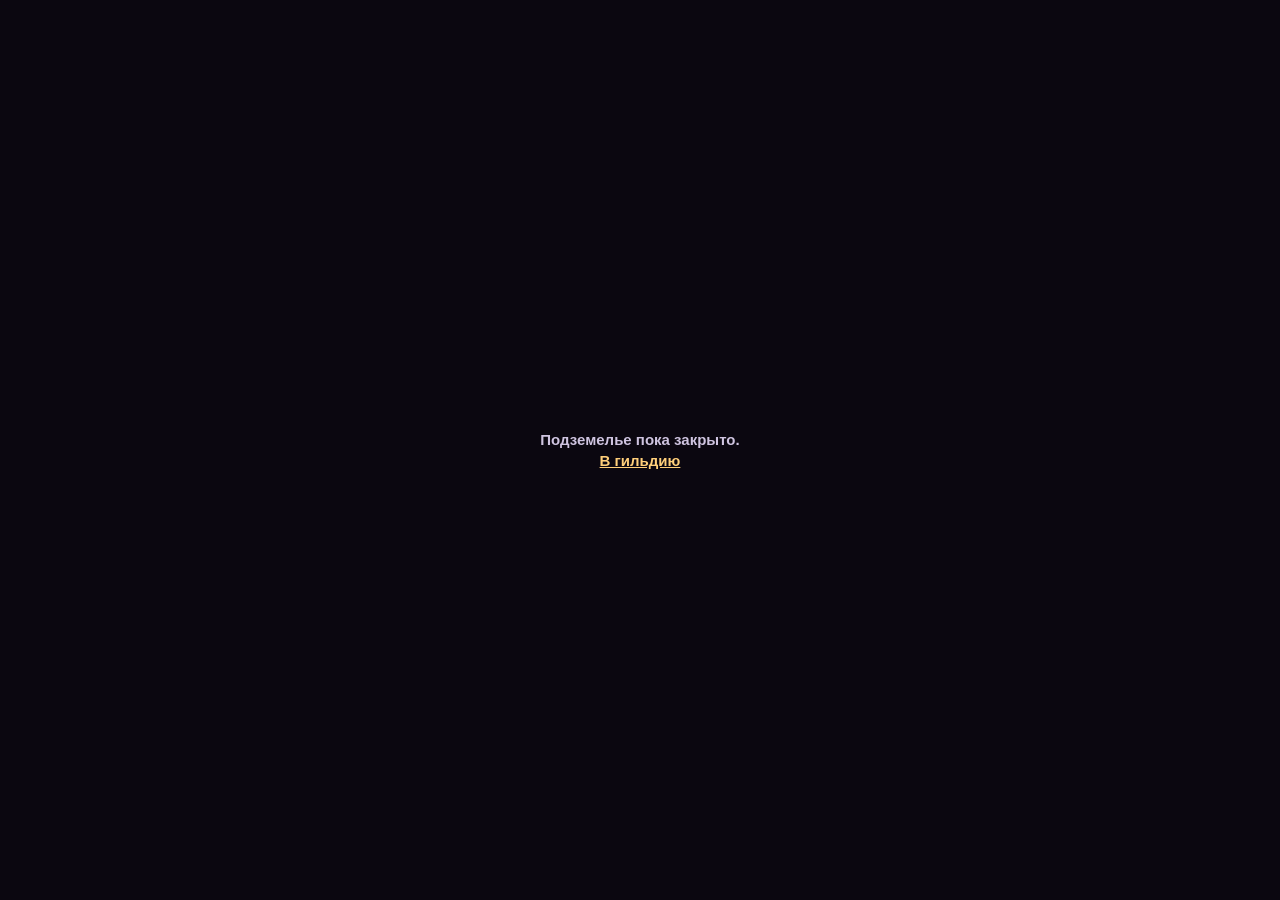
<file: games/dg/iso.html>
<!doctype html>
<html lang="ru">
<head>
<meta charset="utf-8">
<meta name="viewport" content="width=device-width, initial-scale=1, viewport-fit=cover, user-scalable=no">
<link rel="stylesheet" href="../../fonts.css">
<title>Подземелье — изометрия</title>
<style>
  * { box-sizing: border-box; -webkit-tap-highlight-color: transparent; }
  html, body { margin: 0; height: 100%; background: #07060a; overflow: hidden; }
  body { display: grid; place-items: center; font-family: -apple-system, "SF Pro Text", "Inter", "Segoe UI", Roboto, sans-serif; color: #efe6d2; }
  #stage { --u: 1px; position: relative; width: min(100vw, calc(100vh * 216 / 384)); aspect-ratio: 216 / 384; overflow: hidden; touch-action: none; user-select: none; -webkit-user-select: none; }
  #cv { position: absolute; inset: 0; width: 100%; height: 100%; image-rendering: pixelated; display: block; }
  .pan { background: #20222b; box-shadow: 0 0 0 calc(var(--u) * 2) #14151b, inset 0 calc(var(--u) * 2) 0 #565b6c, inset 0 calc(var(--u) * -2) 0 #16171d; }
  #hud { position: absolute; left: calc(var(--u) * 10); right: calc(var(--u) * 10); top: calc(var(--u) * 10 + env(safe-area-inset-top)); display: flex; justify-content: space-between; align-items: center; pointer-events: none; }
  #hp { position: relative; width: calc(var(--u) * 120); height: calc(var(--u) * 20); }
  #hp i { position: absolute; left: calc(var(--u) * 4); top: calc(var(--u) * 4); bottom: calc(var(--u) * 4); width: calc(100% - var(--u) * 8); background: linear-gradient(#e2574b 0 45%, #b8322c 45%); transform-origin: left; }
  #hp b { position: absolute; inset: 0; display: grid; place-items: center; font-size: calc(var(--u) * 11); font-weight: 800; text-shadow: 0 var(--u) 0 rgba(0, 0, 0, .7); }
  #armor { position: absolute; left: 0; top: calc(100% + var(--u) * 4); padding: 0 calc(var(--u) * 9); height: calc(var(--u) * 20); display: flex; align-items: center; gap: calc(var(--u) * 5); font-size: calc(var(--u) * 12); font-weight: 800; color: #e4ccff; }
  #armor[hidden] { display: none; }
  #armor canvas { width: calc(var(--u) * 13); height: auto; image-rendering: pixelated; }   /* под полоской здоровья, слева */
  #armor.hit { animation: armorHit .3s; } @keyframes armorHit { 50% { filter: brightness(2.2); transform: translateY(calc(var(--u) * -1)); } }
  #bones { padding: 0 calc(var(--u) * 10); height: calc(var(--u) * 20); display: flex; align-items: center; gap: calc(var(--u) * 6); font-size: calc(var(--u) * 12); font-weight: 800; }
  #bones canvas { width: calc(var(--u) * 12); height: calc(var(--u) * 11); image-rendering: pixelated; }
  #over { position: absolute; inset: 0; display: none; place-items: center; background: rgba(6, 5, 9, .6); }
  #over.on { display: grid; }
  /* выход из подземелья (его правило 2026-11-17: найденное сохраняется, только если выйти вовремя или перебить всех) */
  #leave { position: absolute; left: 50%; transform: translateX(-50%); top: calc(var(--u) * 10 + env(safe-area-inset-top)); height: calc(var(--u) * 20); padding: 0 calc(var(--u) * 10);
    font: inherit; font-size: calc(var(--u) * 11); font-weight: 800; color: #efe6d2; border: 0; cursor: pointer; }
  #dodge { position: absolute; right: calc(var(--u) * 80); bottom: calc(var(--u) * 126);
    width: calc(var(--u) * 54); aspect-ratio: 1; border: calc(var(--u) * 2.5) solid #b7a9c9;
    border-radius: 50%; background: rgba(54,42,75,.8); color: #f1e7ff; font-family: inherit; font-size: calc(var(--u) * 12); font-weight: 700; line-height: 1; padding: 0; cursor: pointer; touch-action: none; }
  #dodge[aria-disabled="true"] { opacity: .5; }
  #dodge:active { background: #655083; }
  #stage.page-open #leave, #stage.page-open #dodge { opacity: .18; filter: saturate(.25); pointer-events: none; }
  #over button + button { margin-left: calc(var(--u) * 8); }
  #over button[hidden] + button { margin-left: 0; }
  #over #stay { background: #3a3e4b; color: #efe6d2; box-shadow: 0 0 0 calc(var(--u) * 2) #14151b, inset 0 calc(var(--u) * -3) 0 #23252e, inset 0 calc(var(--u) * 2) 0 #5a5f70; }
  #over div { padding: calc(var(--u) * 16) calc(var(--u) * 20); text-align: center; font-size: calc(var(--u) * 15); font-weight: 800; line-height: 1.35; }
  #over small { display: block; margin-top: calc(var(--u) * 4); font-size: calc(var(--u) * 12); font-weight: 600; opacity: .8; }
  #over button { margin-top: calc(var(--u) * 14); padding: calc(var(--u) * 9) calc(var(--u) * 22); border: 0; background: #3f9e7c; color: #f2fff8; font: inherit; font-size: calc(var(--u) * 14);
    box-shadow: 0 0 0 calc(var(--u) * 2) #14151b, inset 0 calc(var(--u) * -3) 0 #2a7058, inset 0 calc(var(--u) * 2) 0 #6fd0a8; }
  /* карта комнат: пройденные — светлые, текущая — золотая (его просьба 2026-11-17: уровень из комнат-экранов) */
  #map { position: absolute; left: calc(var(--u) * 10); top: calc(var(--u) * 38 + env(safe-area-inset-top)); width: calc(var(--u) * 60); height: calc(var(--u) * 60); image-rendering: pixelated; opacity: .85; pointer-events: none; }
  #hint { position: absolute; left: 0; right: 0; bottom: calc(var(--u) * 6 + env(safe-area-inset-bottom)); text-align: center; font-size: calc(var(--u) * 10); font-weight: 600; opacity: .55; pointer-events: none; }
</style>
</head>
<body>
<div id="stage">
  <canvas id="cv" width="216" height="384"></canvas>
  <canvas id="map" width="40" height="40"></canvas>
  <div id="hud"><div id="hp" class="pan"><i></i><b>100</b><div id="armor" class="pan" hidden><canvas id="armoric" width="9" height="10"></canvas><span id="armorn">×1</span></div></div><div id="bones" class="pan"><canvas id="boneic" width="12" height="11"></canvas><span id="bonen">0</span></div></div>
  
  <button id="leave" class="pan" type="button">выйти</button>
  <button id="dodge" type="button" aria-keyshortcuts="Shift" aria-disabled="true" hidden>Уворот</button>
  <div id="over"><div class="pan"><span id="overt"></span><small id="overs"></small><button id="again" type="button">Ещё раз</button><button id="home" type="button">В убежище</button><button id="stay" type="button" hidden>Остаться</button><button id="quit" type="button" hidden>Выйти</button></div></div>
</div>
<script>
(function () {
  // Изометрическое подземелье (его выбор 2026-11-17: «изометрия красивее»). Тайлы — из его листа (iso/*.png, нарезка исходники/нарезать_изометрию.py).
  // Мир считается в клетках пола (u, v); на экран клетка ложится ромбом 48×24. Комната 9×9, камера ведёт героя по горизонтали.
  var W = 216, H = 384, UW = 360, stage = document.getElementById("stage"), cv = document.getElementById("cv"), ctx = cv.getContext("2d");
  var CHESTDEMO = /[?&]chest=1/.test(location.search), CHESTLOOT = ((location.search.match(/[?&]testloot=(bones|booster|page)/) || [])[1]) || "";
  var CHEST_PAGE_KEY = "sg-dg-cipher-pages-v1", CHEST_ALPHA = Array.from("абвгдеёжзийклмнопрстуфхцчшщъыьэюя"), chestPageMemory = [];
  if (/[?&]testresetpages=1/.test(location.search)) try { localStorage.removeItem(CHEST_PAGE_KEY); } catch (e) {}
  function foundCipherPages() { try { var a = JSON.parse(localStorage.getItem(CHEST_PAGE_KEY) || "[]"); return Array.isArray(a) ? a.filter(function (ch, i) { return CHEST_ALPHA.indexOf(ch) >= 0 && a.indexOf(ch) === i; }) : []; } catch (e) { return chestPageMemory.slice(); } }
  function saveCipherPages(a) { chestPageMemory = a.slice(); try { localStorage.setItem(CHEST_PAGE_KEY, JSON.stringify(a)); } catch (e) {} }
  function remainingCipherPages() { var got = foundCipherPages(); return CHEST_ALPHA.filter(function (ch) { return got.indexOf(ch) < 0; }); }
  function takeCipherPage() { var left = remainingCipherPages(); if (!left.length) return null; var ch = left[Math.floor(Math.random() * left.length)], got = foundCipherPages(); got.push(ch); saveCipherPages(got); return { letter: ch, found: got.length, total: CHEST_ALPHA.length }; }
  // внутреннее разрешение вчетверо больше (его правка 2026-11-19: камера шла рывками по целому пикселю) — мир сдвигается на четверть пикселя,
  // а все рисунки по-прежнему стоят в своей пиксельной сетке
  var Z = 4; cv.width = W * Z; cv.height = H * Z; ctx.imageSmoothingEnabled = false;
  function fit() { stage.style.setProperty("--u", stage.clientWidth / UW + "px"); } fit(); addEventListener("resize", fit);
  function rng(seed) { var s = seed >>> 0; return function () { s = (s * 1664525 + 1013904223) >>> 0; return s / 4294967296; }; }
  function px(c, x, y, w, h, col) { c.fillStyle = col; c.fillRect(Math.round(x), Math.round(y), w, h); }
  function sprite(c, x, y, rows, pal) { for (var j = 0; j < rows.length; j++) for (var i = 0; i < rows[j].length; i++) { var ch = rows[j][i]; if (ch !== "." && pal[ch]) px(c, x + i, y + j, 1, 1, pal[ch]); } }
  function mk(w, h) { var c = document.createElement("canvas"); c.width = w; c.height = h; return c; }

  var TW = 96, TH = 48;                                        // ромб клетки пола: тайлы вдвое крупнее относительно героя (его выбор 2026-11-17)
  function P(u, v) { return [(u - v) * TW / 2, (u + v) * TH / 2]; }      // клетка мира → точка экрана комнаты

  // ---------- картинки из его листа ----------
  var IMG = {}, NAMES = ["floor0", "floor1", "floor2", "floor3", "floor4", "floor5", "floor6", "floor7", "floor8", "floor9", "floor10", "t_blue", "t_violet", "t_lava", "wu_plain1", "wu_plain2", "wu_plain3", "wu_pil1", "wu_pil2", "wu_pil3", "wu_end", "wu_gate", "wu_door", "wu_arch", "wu_archin", "wu_torch1", "wu_torch2", "wu_torch3",
    "wv_plain1", "wv_plain2", "wv_plain3", "wv_pil1", "wv_pil2", "wv_pil3", "wv_end", "wv_gate", "wv_door", "wv_arch", "wv_archin", "wv_torch1", "wv_torch2", "wv_torch3", "w_corner", "brazier_f0", "brazier_f1", "brazier_f2", "brazier_f3", "brazier_f4", "brazier_f5", "brazier_f6", "brazier_f7", "brazier_f8",
    "crys_blue", "crys_teal", "crys_violet", "crys_green", "crys_big", "crate", "crates", "barrel", "mush", "mush2", "bones", "skull", "rocks", "rock_big", "brazier", "circle", "lantern", "stalag", "booster", "cardback", "bookicon", "chest", "sdoor_u", "sdoor_v"];   // бустер и рубашка — его рисунки (2026-11-19)
  NAMES.slice().forEach(function (n) { if (/^w[uv]_/.test(n) && !/in$/.test(n)) NAMES.push(n + "_x", n + "_t", n + "_xt"); });   // _t — с цоколем под колонной ближнего конца (за ним нет пола)   // *_x — дальний конец одиночной стены с косым срезом плиты (его правка 2026-11-19)
  var wait = NAMES.length + 5;
  NAMES.forEach(function (n) { var im = new Image(); im.onload = function () { if (!--wait) start(); }; im.src = "iso/" + n + ".png?v=" + (n === "chest" ? 26 : 25); IMG[n] = im; });
  var HERO = new Image(); HERO.onload = function () { if (!--wait) start(); }; HERO.src = "hero.png?v=908b9a1fb19f";
  var STARBG = new Image(); STARBG.onload = function () { if (!--wait) start(); }; STARBG.src = "starfield.png?v=1";
  var CHESTPACK = new Image(); CHESTPACK.onload = function () { if (!--wait) start(); }; CHESTPACK.src = "iso/chest-booster.png?v=1";
  var CHESTPAGE = new Image(); CHESTPAGE.onload = function () { if (!--wait) start(); }; CHESTPAGE.src = "iso/cipher-page.png?v=2";
  // странная комната — из его пяти листов (2026-11-19, исходники «Подземелье — прототип/исходники/странная_комната»): iso/sr.json — что есть по видам
  // (алтари, углы, плиты стен, пол, убранство); каждый поход комната собирается заново из этого набора
  var SR = null;
  // картинки странной комнаты (≈100 штук) грузятся только для похода, где она есть (его жалоба 2026-11-20: бой открывался 15+ секунд
  // чёрным экраном — ждал их и в малом подземелье). Сам список (sr.json) — сразу, он маленький
  var srWait = null;
  function srLoad(then) {
    if (!SR) return then();
    if (!srWait) { srWait = []; var ns = [], left = 0;
      Object.keys(SR).forEach(function (k) { SR[k].forEach(function (n) { if (typeof n === "string" && !IMG[n]) ns.push(n); }); }); left = ns.length;
      var fin = function () { var w = srWait; srWait = true; w.forEach(function (f) { f(); }); };
      if (!left) fin();
      ns.forEach(function (n) { var im = new Image(); im.onload = im.onerror = function () { if (!--left) fin(); }; im.src = "iso/" + n + ".png?v=25"; IMG[n] = im; }); }
    if (srWait === true) then(); else srWait.push(then);
  }
  fetch("iso/sr.json?v=20").then(function (r) { return r.json(); }).then(function (m) { SR = m; if (!--wait) start(); }).catch(function () { if (!--wait) start(); });
  var CW = 64, CH = 56, AX = 32, AY = 53, HIT_CW = 96, HIT_AX = 40;
  var ROW = { idle_front: 0, idle_back: 1, idle_side: 2, walk_front: 3, walk_back: 4, walk_side: 5,
    hit_side: 7, hurt_side: 8, die: 9, dodge_front: 10, dodge_back: 11, dodge_side: 12 };
  var IDLE_FRAMES = [1, 2, 3, 2];

  // ---------- слизень, кость ----------
  var SL = { k: "#10202c", a: "#2f8fc4", A: "#5cc0ee", h: "#c8f1ff", d: "#1d6a96", e: "#0b0a10" };
  var slimeF = [
    ["......kkkkkkkk......", "....kkAAAAAAAAkk....", "...kAAhhAAAAAAAAk...", "..kAAhhAAAAAAAAAAk..", ".kaAAAAAAAAAAAAAAak.", ".kaAAAeeAAAAeeAAAak.", "kaaAAAeeAAAAeeAAAaak", "kaaAAAAAAAAAAAAAAaak", "kaaaAAAAAAAAAAAAaaak", "kdaaaaaAAAAAAaaaaadk", "kddaaaaaaaaaaaaaaddk", ".kddddaaaaaaaadddk..", "..kkkkkkkkkkkkkkkk.."],
    ["....................", "....................", ".....kkkkkkkkkk.....", "...kkAAAAAAAAAAkk...", "..kAAhhAAAAAAAAAAk..", ".kaAhhAAAAAAAAAAAak.", "kaaAAAeeAAAAeeAAAaak", "kaaAAAeeAAAAeeAAAaak", "kaaaAAAAAAAAAAAAaaak", "kdaaaaaAAAAAAaaaaadk", "kddaaaaaaaaaaaaaaddk", "kdddddaaaaaaaaddddk.", ".kkkkkkkkkkkkkkkkkk."]
  ], SLROWS = slimeF;
  slimeF = SLROWS.map(function (rows) { var c = mk(20, 13); sprite(c.getContext("2d"), 0, 0, rows, SL); return c; });
  // плюющийся слизень (его идея 2026-11-20): кислотно-зелёный, держится поодаль и стреляет слизью; в первых комнатах его нет, в зале — один-два
  var SLG = { k: "#12240c", a: "#5a9a1e", A: "#9ad63a", h: "#eaffb0", d: "#34641a", e: "#0b0a10" };
  var slimeG = SLROWS.map(function (rows) { var c = mk(20, 13); sprite(c.getContext("2d"), 0, 0, rows, SLG); return c; });
  var SLP = { k: "#36142e", a: "#c3478c", A: "#f582b9", h: "#ffe2f2", d: "#963767", e: "#2e1325" };
  var slimeP = SLROWS.map(function (rows) { var c = mk(20, 13); sprite(c.getContext("2d"), 0, 0, rows, SLP); return c; });
  var PINK_FUSE = 1.1, PINK_RADIUS = 1, PINK_DAMAGE = 20, PINK_FX_TIME = .42, PINK_MARK_TIME = 3;
  var combatTime = 0, primedSlimes = [];
  var slimeHit = slimeF.map(function (src) { var c = mk(20, 13), g = c.getContext("2d"); g.drawImage(src, 0, 0); g.globalCompositeOperation = "source-atop"; g.fillStyle = "#ffffff"; g.fillRect(0, 0, 20, 13); return c; });
  var BONE = ["........kk..", ".......kWWk.", "......kWWWWk", ".....kWWkWwk", "....kWWk.kk.", "...kWWk.....", ".kkWWk......", "kWWkwk......", "kWWWwk......", ".kWwk.......", "..kk........"], BP = { k: "#3c362d", W: "#efe8d6", w: "#b9b09a" };
  var boneC = mk(12, 11); sprite(boneC.getContext("2d"), 0, 0, BONE, BP); sprite(document.getElementById("boneic").getContext("2d"), 0, 0, BONE, BP);

  // ---------- уровень: комнаты разной формы (его просьба 2026-11-17: «сложные формы, разные комнаты») ----------
  // Комната — сетка клеток w×h, open[j][i] — есть ли пол. Стены строятся сами: на каждом заднем крае пола, за которым пусто.
  // Направления к соседним комнатам: mu — вверх-влево (край u = 0), mv — вверх-вправо (v = 0), pu — вниз-вправо (u = w), pv — вниз-влево (v = h).
  var rooms, cur, hero, fx, bones, done, trans;
  function grid(w, h, val) { var g = []; for (var j = 0; j < h; j++) { g.push([]); for (var i = 0; i < w; i++) g[j].push(val); } return g; }
  function shape(rr, kind) {
    var w, h, o, i, j, a, b;
    if (kind === "corridor") { if (rr() < .5) { w = 2 + Math.floor(rr() * 2); h = 8 + Math.floor(rr() * 3); } else { w = 8 + Math.floor(rr() * 3); h = 2 + Math.floor(rr() * 2); } o = grid(w, h, 1); }
    else if (kind === "L") { w = 6 + Math.floor(rr() * 3); h = 6 + Math.floor(rr() * 3); o = grid(w, h, 1); a = Math.floor(w * (.4 + rr() * .2)); b = Math.floor(h * (.4 + rr() * .2));
      var cx = rr() < .5, cy = rr() < .5; for (j = 0; j < b; j++) for (i = 0; i < a; i++) o[cy ? j : h - 1 - j][cx ? i : w - 1 - i] = 0; }
    else if (kind === "cross") { w = h = 7 + 2 * Math.floor(rr() * 2); o = grid(w, h, 0); a = 2 + Math.floor(rr() * 2); var m = Math.floor((w - a) / 2);
      for (j = 0; j < h; j++) for (i = 0; i < w; i++) if ((i >= m && i < m + a) || (j >= m && j < m + a)) o[j][i] = 1; }
    else if (kind === "ring") { w = 7 + Math.floor(rr() * 2); h = 7 + Math.floor(rr() * 2); o = grid(w, h, 1);
      for (j = 2; j < h - 2; j++) for (i = 2; i < w - 2; i++) o[j][i] = 0; }
    else if (kind === "cave") { w = 8 + Math.floor(rr() * 3); h = 8 + Math.floor(rr() * 3); o = grid(w, h, 0);
      for (j = 1; j < h - 1; j++) for (i = 1; i < w - 1; i++) o[j][i] = rr() < .6 ? 1 : 0;
      for (var it = 0; it < 4; it++) { var n2 = grid(w, h, 0);
        for (j = 1; j < h - 1; j++) for (i = 1; i < w - 1; i++) { var c = 0; for (b = -1; b <= 1; b++) for (a = -1; a <= 1; a++) c += o[j + b][i + a]; n2[j][i] = c >= 5 ? 1 : 0; }
        o = n2; } }
    else { w = 5 + Math.floor(rr() * 4); h = 5 + Math.floor(rr() * 4); o = grid(w, h, 1); }
    return { w: w, h: h, open: o };
  }
  function carve(rm, i0, j0, i1, j1) {                                    // проход «углом»: сначала по i, потом по j
    var i = i0, j = j0; rm.open[j][i] = 1;
    while (i !== i1) { i += i1 > i ? 1 : -1; rm.open[j][i] = 1; }
    while (j !== j1) { j += j1 > j ? 1 : -1; rm.open[j][i] = 1; }
  }
  // размер подземелья (его решение 2026-11-19): малое 3–4 зала, среднее 6–8, большое 10–12
  var SIZE = { s: [3, 2], m: [6, 3], l: [10, 3] }[(location.search.match(/size=([sml])/) || [])[1] || "m"];
  var SECRET = /secret=1/.test(location.search), banner = 0, banT = "", banS = "", SIZEK = (location.search.match(/size=([sml])/) || [])[1] || "m";
  function makeLevel(seed) {
    var r = rng(Math.imul(seed ^ 0x5bd1e995, 0x27d4eb2d) ^ (seed >>> 13)), map = {}, list = [], n = SIZE[0] + Math.floor(r() * SIZE[1]);
    function add(x, y) { var k = x + "," + y; if (!map[k]) { map[k] = { gx: x, gy: y, seed: Math.floor(r() * 1e9) }; list.push(map[k]); } return map[k]; }
    add(0, 0);
    while (list.length < n) {
      var from = list[Math.floor(r() * list.length)], d = [[1, 0], [-1, 0], [0, -1], [0, 1]][Math.floor(r() * 4)], to = add(from.gx + d[0], from.gy + d[1]);
      if (d[0] === 1) from.pu = to.mu = true; else if (d[0] === -1) from.mu = to.pu = true; else if (d[1] === 1) from.pv = to.mv = true; else from.mv = to.pv = true;
    }
    // глубина комнаты — сколько комнат от входа (его решение 2026-11-19: «чем глубже, тем монстров больше»)
    list[0].depth = 0; var bq = [list[0]];
    while (bq.length) { var q0 = bq.shift();
      [["pu", 1, 0], ["mu", -1, 0], ["pv", 0, 1], ["mv", 0, -1]].forEach(function (dd) { var nb = q0[dd[0]] && map[(q0.gx + dd[1]) + "," + (q0.gy + dd[2])];
        if (nb && nb.depth == null) { nb.depth = q0.depth + 1; bq.push(nb); } }); }
    // тайная комната (его решение 2026-11-19): поход со Странной похлёбкой — у самой дальней комнаты странная дверь в задней стене,
    // за ней пустой зал без слизней и на руне — легендарная карта (пока скрыта, откроется в будущей игре)
    var host = null;
    if (SECRET) {
      var byDepth = list.slice().sort(function (a1, b1) { return b1.depth - a1.depth; });
      for (var hk = 0; hk < byDepth.length && !host; hk++) { var hr = byDepth[hk];
        if (!map[(hr.gx - 1) + "," + hr.gy]) { host = hr; host.secDir = "mu"; } else if (!map[hr.gx + "," + (hr.gy - 1)]) { host = hr; host.secDir = "mv"; } }
      if (host) { var sr = host.secDir === "mu" ? add(host.gx - 1, host.gy) : add(host.gx, host.gy - 1); sr.secret = true; sr.depth = host.depth + 1;
        if (host.secDir === "mu") { host.mu = true; sr.pu = true; } else { host.mv = true; sr.pv = true; } }
    }
    var KINDS = ["rect", "L", "cross", "corridor", "ring", "cave", "hall", "L", "cave"];
    list.forEach(function (rm, k) {
      var rr = rng(rm.seed), i, j, kind = k === 0 || rm.secret ? "rect" : KINDS[Math.floor(rr() * KINDS.length)];
      var sh = shape(rr, kind === "hall" ? "rect" : kind);
      if (rm.secret) { sh = { w: 6, h: 6, open: [] }; for (j = 0; j < 6; j++) { sh.open.push([]); for (i = 0; i < 6; i++) sh.open[j].push(1); } }   // странная комната — маленькая, 6×6 (его решение 2026-11-19)
      rm.w = sh.w; rm.h = sh.h; rm.open = sh.open; rm.kind = kind;
      var ci = Math.floor(rm.w / 2), cj = Math.floor(rm.h / 2);
      if (kind === "ring") { ci = 1; cj = 1; }                                  // у кольца середина — провал, «центр» — на самом кольце
      rm.open[cj][ci] = 1; rm.ci = ci; rm.cj = cj;
      // проходы к соседям — от середины края до центра, чтобы до любого выхода можно было дойти
      rm.door = {};
      if (rm.mu) { rm.door.mu = Math.floor(rm.h / 2); carve(rm, 0, rm.door.mu, ci, cj); }
      if (rm.pu) { rm.door.pu = Math.floor(rm.h / 2); carve(rm, rm.w - 1, rm.door.pu, ci, cj); }
      if (rm.mv) { rm.door.mv = Math.floor(rm.w / 2); carve(rm, rm.door.mv, 0, ci, cj); }
      if (rm.pv) { rm.door.pv = Math.floor(rm.w / 2); carve(rm, rm.door.pv, rm.h - 1, ci, cj); }
      // всё, куда от центра не дойти, — убрать
      var seen = grid(rm.w, rm.h, 0), st = [[ci, cj]]; seen[cj][ci] = 1;
      while (st.length) { var q = st.pop(); [[1, 0], [-1, 0], [0, 1], [0, -1]].forEach(function (dd) { var x = q[0] + dd[0], y = q[1] + dd[1];
        if (x >= 0 && y >= 0 && x < rm.w && y < rm.h && rm.open[y][x] && !seen[y][x]) { seen[y][x] = 1; st.push([x, y]); } }); }
      for (j = 0; j < rm.h; j++) for (i = 0; i < rm.w; i++) if (!seen[j][i]) rm.open[j][i] = 0;
      rm.floor = grid(rm.w, rm.h, 0); for (j = 0; j < rm.h; j++) for (i = 0; i < rm.w; i++) { var fq = rr(); rm.floor[j][i] = fq < .55 ? 0 : fq < .7 ? 1 : fq < .8 ? 4 : fq < .9 ? 3 : fq < .95 ? 2 : 5; }   // floor5 — его плитка с провалом, реже прочих
      // стены: задний край клетки пола, за которым пусто (или край комнаты)
      rm.walls = [];
      for (j = 0; j < rm.h; j++) for (i = 0; i < rm.w; i++) {
        if (!rm.open[j][i]) continue;
        if (j === 0 || !rm.open[j - 1][i]) rm.walls.push({ side: "v", i: i, j: j, k: j === 0 && rm.mv && i === rm.door.mv ? "arch" : "wall" });
        if (i === 0 || !rm.open[j][i - 1]) rm.walls.push({ side: "u", i: i, j: j, k: i === 0 && rm.mu && j === rm.door.mu ? "arch" : "wall" });
      }
      // лесенки (его решение 2026-11-20): короткие (до 2 клеток) отрезки стены внутри комнаты — ступеньки неровного края — не ставим,
      // иначе получались ярусы висящих стен. Стены по краю комнаты (j = 0 / i = 0) и проходы остаются
      (function () {
        var key = function (wl) { return wl.side + wl.i + "," + wl.j; }, has = {}; rm.walls.forEach(function (wl) { has[key(wl)] = 1; });
        var runLen = function (wl) { var n = 1, d;
          for (d = 1; has[wl.side === "u" ? "u" + wl.i + "," + (wl.j - d) : "v" + (wl.i - d) + "," + wl.j]; d++) n++;
          for (d = 1; has[wl.side === "u" ? "u" + wl.i + "," + (wl.j + d) : "v" + (wl.i + d) + "," + wl.j]; d++) n++;
          return n; };
        rm.walls = rm.walls.filter(function (wl) { var inner = wl.side === "u" ? wl.i > 0 : wl.j > 0; return wl.k !== "wall" || !inner || runLen(wl) > 2; });
      })();
      var plain = rm.walls.filter(function (wl) { return wl.k === "wall"; }), nt = Math.min(plain.length, 2 + Math.floor(rr() * 3));
      for (var tt = 0; tt < nt; tt++) { var pk = plain.splice(Math.floor(rr() * plain.length), 1)[0]; pk.k = "torch"; }
      plain.forEach(function (wl) { var q9 = rr(); if (q9 < .07) wl.k = "gate"; else if (q9 < .13) wl.k = "door"; });
      // Каменные стены из его тайлов (2026-11-19). Стена идёт «прогонами» вдоль края: у левой («u») — по j, у правой («v») — по i; дальний сосед — far, ближний — near.
      // Колонна (pil): у ближнего торца прогона, раз в три секции, и по обе стороны от двери, арки, решётки и факела (его правило) — у самой секции и у дальнего соседа.
      // Вариант рисунка камня (va) — от места, чтобы соседние секции не повторялись.
      var wmap = {}; rm.walls.forEach(function (wl) { wmap[wl.side + wl.i + "," + wl.j] = wl; });
      rm.walls.forEach(function (wl) {
        wl.far = wl.side === "u" ? wmap["u" + wl.i + "," + (wl.j - 1)] : wmap["v" + (wl.i - 1) + "," + wl.j];
        wl.near = wl.side === "u" ? wmap["u" + wl.i + "," + (wl.j + 1)] : wmap["v" + (wl.i + 1) + "," + wl.j];
        wl.corner = !!wmap[(wl.side === "u" ? "v" : "u") + wl.i + "," + wl.j];
        wl.va = 1 + (wl.i * 7 + wl.j * 13 + (wl.side === "u" ? 0 : 5)) % 3;
      });
      rm.walls.forEach(function (wl) { if (wl.far) return; var n9 = 0;                 // от дальнего конца прогона к ближнему
        for (var w9 = wl; w9; w9 = w9.near) { n9++; if (w9.k !== "wall") { w9.pil = true; if (w9.far) w9.far.pil = true; n9 = 0; } else if (!w9.near || n9 >= 3) { w9.pil = true; n9 = 0; } } });
      rm.walls.forEach(function (wl) {
        var pre = wl.side === "u" ? "wu_" : "wv_";
        wl.img = wl.k === "wall" ? pre + (wl.pil ? "pil" + wl.va : !wl.far && !wl.corner ? "end" : "plain" + wl.va) : pre + wl.k;
      });
      // предметы: в зале — колоннада, в остальных — вразброс; не на проходах и не в центре
      var lane = grid(rm.w, rm.h, 0);
      function mark(i2, j2) { if (i2 >= 0 && j2 >= 0 && i2 < rm.w && j2 < rm.h) lane[j2][i2] = 1; }
      ["mu", "pu", "mv", "pv"].forEach(function (dk) { if (rm.door[dk] == null) return; var d0 = rm.door[dk];
        for (var t2 = 0; t2 < Math.max(rm.w, rm.h); t2++) { if (dk === "mu") mark(t2, d0); if (dk === "pu") mark(rm.w - 1 - t2, d0); if (dk === "mv") mark(d0, t2); if (dk === "pv") mark(d0, rm.h - 1 - t2); } });
      for (j = cj - 1; j <= cj + 1; j++) for (i = ci - 1; i <= ci + 1; i++) mark(i, j);
      if (rr() < .5) { var hatch = []; for (j = 0; j < rm.h; j++) for (i = 0; i < rm.w; i++) if (rm.open[j][i] && !lane[j][i]) hatch.push([i, j]);   // люк (его плитка 2026-11-17)
        if (hatch.length) { var hc = hatch[Math.floor(rr() * hatch.length)]; rm.floor[hc[1]][hc[0]] = 6; } }
      if (rr() < .28) { var rn = []; for (j = 0; j < rm.h; j++) for (i = 0; i < rm.w; i++) if (rm.open[j][i] && !lane[j][i] && rm.floor[j][i] !== 6) rn.push([i, j]);   // руна (его плитка), светится
        if (rn.length) { var rc = rn[Math.floor(rr() * rn.length)]; rm.floor[rc[1]][rc[0]] = 7; } }
      rm.props = []; var kinds = ["crys_blue", "crys_teal", "crys_violet", "crys_green", "crys_big", "crate", "crates", "barrel", "rocks", "rock_big", "brazier", "stalag", "mush", "mush2", "t_blue", "t_violet", "t_lava"];
      var TILEP = { t_blue: 8, t_violet: 9, t_lava: 10 };   // его плитки с предметом (2026-11-18): плита — в пол, предмет — по глубине
      // предмет ставится, только если комната остаётся проходимой (его баг 2026-11-20: в комнате с поворотом костёр и кристалл перекрыли путь):
      // от центра до каждой свободной клетки, а значит и до каждой двери, должен быть путь по соседним клеткам
      var nOpen = 0; for (j = 0; j < rm.h; j++) for (i = 0; i < rm.w; i++) if (rm.open[j][i]) nOpen++;
      function passable(pi, pj) {
        var busy = {}; rm.props.forEach(function (p3) { busy[p3.i + "," + p3.j] = 1; }); busy[pi + "," + pj] = 1;
        var s0 = rm.open[cj] && rm.open[cj][ci] && !busy[ci + "," + cj] ? [ci, cj] : null; if (!s0) return false;
        var seen = {}, st = [s0], n = 0; seen[s0[0] + "," + s0[1]] = 1;
        while (st.length) { var c4 = st.pop(); n++;
          [[1, 0], [-1, 0], [0, 1], [0, -1]].forEach(function (dd) { var x = c4[0] + dd[0], y = c4[1] + dd[1], k = x + "," + y;
            if (x < 0 || y < 0 || x >= rm.w || y >= rm.h || seen[k] || busy[k] || !rm.open[y][x]) return; seen[k] = 1; st.push([x, y]); }); }
        return n === nOpen - rm.props.length - 1;
      }
      function roomy(x, y) { for (var dy = -1; dy <= 1; dy++) for (var dx = -1; dx <= 1; dx++) { var yy = y + dy, xx = x + dx; if (yy < 0 || xx < 0 || yy >= rm.h || xx >= rm.w || !rm.open[yy][xx]) return false; } return true; }   // вокруг клетки — только пол
      if (kind === "hall") { for (j = 2; j < rm.h - 1; j += 3) for (i = 2; i < rm.w - 1; i += 3) if (rm.open[j][i] && !lane[j][i] && passable(i, j)) rm.props.push({ i: i, j: j, k: rr() < .5 ? "stalag" : "crys_big" }); }
      else { var openCells = []; for (j = 0; j < rm.h; j++) for (i = 0; i < rm.w; i++) if (rm.open[j][i] && !lane[j][i]) openCells.push([i, j]);
        var np = Math.min(openCells.length, Math.floor(openCells.length / 9) + 1);
        for (tt = 0; tt < np; tt++) { var cc = openCells.splice(Math.floor(rr() * openCells.length), 1)[0]; var pk2 = kinds[Math.floor(rr() * kinds.length)];
          if (!passable(cc[0], cc[1])) continue;                                   // перекрыл бы проход — сюда не ставим
          // широкие (шире ~¾ клетки: скала, россыпь камней, зелёный кристалл, сталагмит) — не вплотную к задней стене: иначе край залезает на стену (его баг 2026-11-20)
          if (/^(rock_big|rocks|crys_green|stalag)$/.test(pk2) && !roomy(cc[0], cc[1])) pk2 = ["crys_blue", "crys_teal", "crate", "barrel", "mush"][Math.floor(rr() * 5)];
          if (TILEP[pk2]) { if (rm.floor[cc[1]][cc[0]] >= 6) pk2 = "crys_teal"; else rm.floor[cc[1]][cc[0]] = TILEP[pk2]; }   // на люк и руну плитку с предметом не кладём
          rm.props.push({ i: cc[0], j: cc[1], k: pk2 }); } }
      // кости (его правка 2026-11-20): грудная клетка — препятствие, как ящик (сквозь неё ходить странно), и только там, где не перекроет путь;
      // череп — мелочь под ногами. Ни то ни другое — не в проходах от дверей (большие кости закрывали дверь)
      rm.decor = []; for (tt = 0; tt < 4; tt++) { var di = Math.floor(rr() * rm.w), dj = Math.floor(rr() * rm.h), bk = rr() < .5 ? "bones" : "skull";
        if (!rm.open[dj][di] || lane[dj][di] || rm.props.some(function (p5) { return p5.i === di && p5.j === dj; })) continue;
        if (bk === "bones") { if (kind !== "hall" && passable(di, dj)) rm.props.push({ i: di, j: dj, k: "bones" }); }
        else rm.decor.push({ u: di + .2 + rr() * .6, v: dj + .2 + rr() * .6, k: "skull" }); }
      // круг с руной теперь только у платформ лечения и в тайном зале (его решение 2026-11-19) — чтобы не путать с украшением
      // слизни — на свободных клетках, не у входа
      // слизней — в разы больше (его правка 2026-11-19): доля свободных клеток растёт с глубиной — у входа 2, дальше 26% клеток + 8% за каждую
      // комнату вглубь, не больше 55%; так в больших дальних залах их по-настоящему много
      rm.mobs = []; var free = [];
      for (j = 0; j < rm.h; j++) for (i = 0; i < rm.w; i++) if (rm.open[j][i] && !rm.props.some(function (p) { return p.i === i && p.j === j; }) && Math.hypot(i - ci, j - cj) > 1.5) free.push([i, j]);
      var nm = k === 0 ? 2 : Math.max(4, Math.round(free.length * Math.min(.55, .26 + .08 * rm.depth) * (.85 + rr() * .3)));
      for (tt = 0; tt < nm && free.length; tt++) { var f2 = free.splice(Math.floor(rr() * free.length), 1)[0]; rm.mobs.push({ u: f2[0] + .5, v: f2[1] + .5, hp: 3, t: rr() * 10, hit: 0, vu: 0, vv: 0, wu: 0, wv: 0, wt: 0 }); }
      var nsp = rm.depth >= 4 ? 2 : rm.depth >= 2 ? 1 : 0;                        // стрелки: с третьей комнаты от входа — один, с пятой — два
      for (tt = 0; tt < nsp && tt < rm.mobs.length; tt++) { var sp = rm.mobs[rm.mobs.length - 1 - tt]; sp.spit = true; sp.hp = 2; sp.cd = 2.5 + rr() * 2; sp.aim = 0; sp.jcd = 0; }   // два удара (его правка 2026-11-20); первый плевок не сразу
      var pink = rm.mobs.find(function (m) { return !m.spit; });
      if (pink) { pink.pink = true; pink.maxHp = pink.hp = rm.depth < 3 ? 1 : 2; }
      rm.shots = []; rm.slimeMarks = [];
      rm.drops = []; rm.seen = k === 0;
      // тайный зал — пустой и чистый: без слизней, предметов, люков и плиток с предметами
      if (rm.secret) { rm.mobs = []; rm.props = []; for (j = 0; j < rm.h; j++) for (i = 0; i < rm.w; i++) if (rm.floor[j][i] >= 5) rm.floor[j][i] = 0; rm.altar = { u: 3, v: 3, struck: false, hitT: 0, loot: null, lootT: 0, got: false };   // его алтарь — на четырёх средних клетках (2026-11-19)
        rm.decor = []; if (SR) srBuild(rm, rr);
        rm.walls.forEach(function (wl) { if (wl.k === "door" || wl.k === "gate") { wl.k = "torch"; wl.img = (wl.side === "u" ? "wu_" : "wv_") + "torch"; } }); }
      if (rm === host) rm.walls.forEach(function (wl) { if (wl.k === "arch" && wl.side === (host.secDir === "mu" ? "u" : "v") && (wl.side === "u" ? wl.j === rm.door.mu : wl.i === rm.door.mv)) wl.secret = true; });
    });
    // платформы лечения (его решение 2026-11-19): в среднем одна — на середине пути, в большом две — посередине и в глубине, в малом нет.
    // Встал на руну, простоял 3 секунды — здоровье полное, руна гаснет. Сошёл или получил удар — отсчёт сначала; при полном здоровье не начинается
    var nh = SIZEK === "m" ? 1 : SIZEK === "l" ? 2 : 0, plain = list.filter(function (r1) { return !r1.secret && r1.depth > 0; });
    if (nh && plain.length) { var md = Math.max.apply(0, plain.map(function (r1) { return r1.depth; })), want = nh === 1 ? [Math.max(1, Math.round(md / 2))] : [Math.max(1, Math.round(md / 2)), md];
      want.forEach(function (dw) { var c1 = plain.filter(function (r1) { return !r1.heal; }).sort(function (a1, b1) { return Math.abs(a1.depth - dw) - Math.abs(b1.depth - dw); })[0];
        if (!c1) return; c1.heal = { u: c1.ci + .5, v: c1.cj + .5, t: 0, used: false };
        c1.decor = c1.decor.filter(function (d) { return Math.hypot(d.u - c1.heal.u, d.v - c1.heal.v) > 1.3; }); c1.decor.push({ u: c1.heal.u, v: c1.heal.v, k: "circle", flat: true });
        c1.mobs = c1.mobs.filter(function (m) { return Math.hypot(m.u - c1.heal.u, m.v - c1.heal.v) > 1.2; }); }); }
    // Сундуки: малое / среднее / большое — 1 / 2 / 4, не в стартовой и не в тайной комнате, только у стен.
    // У левой стены тот же лист кадров отражается программно — корпус и опора остаются выровненными.
    // Клетка сундука не должна быть частью единственного пути к двери: сначала мысленно закрываем её и проверяем все выходы BFS.
    function chestPathSafe(dr, bx, by) {
      var goals = [];
      if (dr.mu) goals.push([0, dr.door.mu]); if (dr.pu) goals.push([dr.w - 1, dr.door.pu]);
      if (dr.mv) goals.push([dr.door.mv, 0]); if (dr.pv) goals.push([dr.door.pv, dr.h - 1]);
      if (goals.some(function (g) { return Math.abs(g[0] - bx) <= 1 && Math.abs(g[1] - by) <= 1; })) return false;   // вход и клетка перед ним свободны
      goals.push([dr.ci, dr.cj]);
      function free(x, y) { return x >= 0 && y >= 0 && x < dr.w && y < dr.h && dr.open[y][x] && !(x === bx && y === by)
        && !dr.props.some(function (p) { return p.i === x && p.j === y; }); }
      if (goals.some(function (g) { return !free(g[0], g[1]); })) return false;
      var q = [goals[goals.length - 1]], seen = {}; seen[q[0][0] + ":" + q[0][1]] = true;
      for (var at = 0; at < q.length; at++) [[1,0],[-1,0],[0,1],[0,-1]].forEach(function (d) {
        var x = q[at][0] + d[0], y = q[at][1] + d[1], k = x + ":" + y; if (free(x, y) && !seen[k]) { seen[k] = true; q.push([x, y]); } });
      return goals.every(function (g) { return !!seen[g[0] + ":" + g[1]]; });
    }
    function chestSpots(dr) { var dc = [];
      for (var cy = 0; cy < dr.h; cy++) for (var cx = 0; cx < dr.w; cx++) {
        if (!dr.open[cy][cx] || dr.props.some(function (p) { return p.i === cx && p.j === cy; })) continue;
        var leftWall = cx === 0 || !dr.open[cy][cx - 1], wall = leftWall || cy === 0 || cx === dr.w - 1 || cy === dr.h - 1 || !dr.open[cy][cx + 1] || !dr.open[cy + 1] || !dr.open[cy + 1][cx];
        var door = (cx === 0 && cy === dr.door.mu) || (cy === 0 && cx === dr.door.mv) || (cx === dr.w - 1 && cy === dr.door.pu) || (cy === dr.h - 1 && cx === dr.door.pv);
        if (wall && !door && Math.hypot(cx - dr.ci, cy - dr.cj) > 1.5 && chestPathSafe(dr, cx, cy)) dc.push([cx, cy, leftWall]);
      }
      dc.sort(function (a, b) { return (a[0] + a[1]) - (b[0] + b[1]); }); return dc;
    }
    var chestN = CHESTDEMO ? 1 : ({ s: 1, m: 2, l: 4 }[SIZEK] || 0);
    if (chestN) { var chestRooms = (CHESTDEMO ? [list[0]] : list.filter(function (r2) { return !r2.secret && r2.depth > 0; }))
        .map(function (r2) { return { room: r2, spots: chestSpots(r2) }; }).filter(function (x) { return x.spots.length; })
        .sort(function (a, b) { return a.room.depth - b.room.depth || a.room.seed - b.room.seed; }), picked = [];
      for (var cs = 0; cs < chestN && chestRooms.length; cs++) { var qi = Math.min(chestRooms.length - 1, Math.max(0, Math.round((cs + 1) * (chestRooms.length + 1) / (chestN + 1)) - 1));
        while (picked.indexOf(qi) >= 0 && qi + 1 < chestRooms.length) qi++; while (picked.indexOf(qi) >= 0 && qi > 0) qi--; if (picked.indexOf(qi) < 0) picked.push(qi); }
      picked.forEach(function (ri, slot) { var dr = chestRooms[ri].room, dc = chestRooms[ri].spots;
        var cp = CHESTDEMO ? (dc.filter(function (q) { return q[2]; })[0] || dc[0]) : dc[Math.floor(r() * dc.length)], claimed = CHEST_CLAIMED.indexOf(slot) >= 0;
        var chestLoot = ""; if (CHESTDEMO || !RUN) { var chestRoll = Math.random(), pagesLeft = remainingCipherPages().length > 0; chestLoot = CHESTLOOT || (pagesLeft ? (chestRoll < .55 ? "bones" : chestRoll < .80 ? "booster" : "page") : (chestRoll < .6875 ? "bones" : "booster")); }
        dr.chest = { slot: slot, i: cp[0], j: cp[1], u: cp[0] + .5, v: cp[1] + .5, flip: !!cp[2], opening: 0, opened: claimed, rewarded: claimed, loot: chestLoot, preview: CHEST_LOOT[slot] || null };
        var clearChest = CHESTDEMO ? 4.2 : 1.15;                            // слизень, созданный раньше сундука, не остаётся под ним или вплотную за корпусом
        dr.mobs = dr.mobs.filter(function (m) { return Math.hypot(m.u - dr.chest.u, m.v - dr.chest.v) > clearChest; });
      });
    }
    return list;
  }
  function floorAt(i, j) { var rm = cur;                                       // есть ли пол в клетке (с выходами за край комнаты)
    if (i >= 0 && j >= 0 && i < rm.w && j < rm.h) return !!rm.open[j][i];
    return (i === rm.w && rm.pu && j === rm.door.pu) || (j === rm.h && rm.pv && i === rm.door.pv); }
  function room(gx, gy) { for (var i = 0; i < rooms.length; i++) if (rooms[i].gx === gx && rooms[i].gy === gy) return rooms[i]; return null; }
  function cellOpen(i, j) {                                                     // клетка проходима: пол без предмета, или выход за край в проходе
    var rm = cur;
    if (i < 0) return !!rm.mu && j === rm.door.mu; if (i >= rm.w) return !!rm.pu && j === rm.door.pu;
    if (j < 0) return !!rm.mv && i === rm.door.mv; if (j >= rm.h) return !!rm.pv && i === rm.door.pv;
    return !!rm.open[j][i] && !rm.props.some(function (p) { return p.i === i && p.j === j; }) && !(rm.chest && rm.chest.i === i && rm.chest.j === j);
  }
  // интервал между плевками (его правка 2026-11-20): случайный, и глубже — чаще: в ближних залах 3–5 с, в дальних 2–3,5 с
  function spitGap() { var k = Math.min(1, Math.max(0, ((cur && cur.depth) || 2) - 2) / 4); return (3 - k) + Math.random() * (2 - .5 * k); }
  // куда отпрыгнуть стрелку (его правка 2026-11-20: в углу он не мог отскочить): сначала прочь от героя, если там стена или предмет —
  // наискосок, потом вбок, в тупике — проскочить мимо героя; путь проверяем на 0,4 / 0,8 / 1,2 клетки
  function jumpDir(m, au, av) {
    var a0 = Math.atan2(av, au), sg = Math.random() < .5 ? 1 : -1, offs = [0, .79, -.79, 1.57, -1.57, 2.36, -2.36];
    for (var k = 0; k < offs.length; k++) { var a = a0 + offs[k] * sg, cu = Math.cos(a), cv = Math.sin(a), ok = true;
      for (var s1 = .4; s1 <= 1.21 && ok; s1 += .4) if (blocked(m.u + cu * s1, m.v + cv * s1)) ok = false;
      if (ok) return [cu, cv]; }
    return null;
  }
  function blocked(u, v) { var r = .13, al = cur && cur.altar; if (al && Math.abs(u - al.u) < 1.02 && Math.abs(v - al.v) < 1.02) return true;
    if (cur && cur.secret && cur.decor.some(function (d) { return d.solid && Math.abs(u - d.u) < .38 && Math.abs(v - d.v) < .38; })) return true; return !cellOpen(Math.floor(u - r), Math.floor(v - r)) || !cellOpen(Math.floor(u + r), Math.floor(v - r)) || !cellOpen(Math.floor(u - r), Math.floor(v + r)) || !cellOpen(Math.floor(u + r), Math.floor(v + r)); }
  function reset() {
    rooms = makeLevel(Date.now() & 0xffffff); cur = rooms[0];
    stage.dataset.chests = String(rooms.filter(function (r) { return !!r.chest; }).length); stage.dataset.mirroredChests = String(rooms.filter(function (r) { return r.chest && r.chest.flip; }).length);
    hero = { u: cur.ci + .5, v: cur.cj + .5, dir: "front", flip: 1, st: "idle", t: 0, hp: 100, inv: 0, hitDone: false, revive: REVIVE, revmax: REVIVE };
    if (CHESTDEMO && cur.chest) { var near = [[1,0],[-1,0],[0,1],[0,-1]].map(function (q) { return [cur.chest.i + q[0], cur.chest.j + q[1]]; }).find(function (q) {
        return q[0] >= 0 && q[1] >= 0 && q[0] < cur.w && q[1] < cur.h && cur.open[q[1]][q[0]] && !cur.props.some(function (p) { return p.i === q[0] && p.j === q[1]; }); });
      if (near) { hero.u = near[0] + .5; hero.v = near[1] + .5; } }
    hero.dodgeReady = 0;
    wantHit = wantDodge = false;
    combatTime = 0; primedSlimes = [];
    fx = []; bones = 0; done = false; trans = null; lootGot = null; lootEx = null; leftEarly = false; banner = 0; var p0 = P(hero.u, hero.v); camX = p0[0]; camY = p0[1];
    document.getElementById("over").classList.remove("on"); hud(); drawMap();
  }
  (function () { var c = document.getElementById("armoric").getContext("2d"), R = [".KK...KK.", "KBBK.KBBK", "KBLBKBBBK", "KBLBBBBBK", "KBBBBBBDK", ".KBBBBDK.", "..KBBDK..", "...KBK...", "....K....", "........."], P = { K: "#140a1c", B: "#a66bff", L: "#e8d4ff", D: "#6a3ab0" };
    R.forEach(function (r, y) { for (var x = 0; x < 9; x++) if (P[r[x]]) { c.fillStyle = P[r[x]]; c.fillRect(x, y, 1, 1); } }); })();   // значок возрождения — фиолетовое сердце
  function reviveHero() {                                       // встаёт с полным здоровьем, 2 с неуязвим, слизни отлетают, фиолетовая вспышка
    hero.revive = 0; hero.hp = 100; hero.inv = 2; hero.st = "idle"; hero.t = 0;
    cur.mobs.forEach(function (m) { if (m.hp <= 0) return; var du = m.u - hero.u, dv = m.v - hero.v, d = Math.hypot(du, dv) || 1; if (d < 3) { m.vu = du / d * 6; m.vv = dv / d * 6; m.hit = .3; } });
    if (cur.shots) cur.shots.length = 0; fx.push({ k: "revive", u: hero.u, v: hero.v, t: 0 }); say("Мифическая сила", "герой поднялся"); hud();
  }
  function hud() {
    document.querySelector("#hp i").style.transform = "scaleX(" + Math.max(0, hero.hp) / 100 + ")"; document.querySelector("#hp b").textContent = Math.max(0, Math.round(hero.hp));
    var ae = document.getElementById("armor"); ae.hidden = !(hero.revmax > 0); document.getElementById("armorn").textContent = "×" + (hero.revive || 0); ae.style.opacity = hero.revive > 0 ? 1 : .4;
    document.getElementById("bonen").textContent = bones;
  }
  var mapC = document.getElementById("map"), mg = mapC.getContext("2d");
  function hasSlimes(r) { return r.mobs.some(function (m) { return m.hp > 0 || m.fuseAt > 0; }); }
  function drawMap() {
    var xs = rooms.map(function (r2) { return r2.gx; }), ys = rooms.map(function (r2) { return r2.gy; }), mnx = Math.min.apply(0, xs), mny = Math.min.apply(0, ys);
    mg.clearRect(0, 0, 40, 40);
    rooms.forEach(function (r2) { if (!r2.seen) return; var x = 2 + (r2.gx - mnx) * 8, y = 2 + (r2.gy - mny) * 8;
      var clear = !hasSlimes(r2) && !r2.drops.length;
      mg.fillStyle = r2 === cur ? "#ffc469" : r2.secret ? "#e0505c" : clear ? "#6f6a86" : "#b7b0d6"; mg.fillRect(x, y, 6, 6);
      if (r2.heal && !r2.heal.used) { mg.fillStyle = "#5ee0a0"; mg.fillRect(x + 2, y + 2, 2, 2); }
      mg.fillStyle = "#4b4560"; if (r2.pu) mg.fillRect(x + 6, y + 2, 2, 2); if (r2.pv) mg.fillRect(x + 2, y + 6, 2, 2);
    });
  }
  // поход на сервере (2026-11-19): вход оплачен едой в убежище, итог — один запрос при выходе. Погиб — кости 0; вышел сам или зачистил — кости твои.
  // Без сервера (страница открыта сама по себе) — как раньше, пробный бой.
  var RUN = (location.search.match(/run=([0-9a-f]+)/) || [])[1] || "", dgCall = (function () { try { return parent !== window && parent.dgCall; } catch (e) { return null; } })(), sent = null, CHEST_CLAIMED = [], CHEST_LOOT = {}, CHEST_SAVE = {}, PAGE_FOUND = 0;
  function setChestLoot(list) { CHEST_LOOT = {}; (list || []).forEach(function (x) { CHEST_LOOT[Number(x.slot)] = x; }); }
  try { if (parent !== window && parent.__dgD && parent.__dgD.run === RUN) { CHEST_CLAIMED = (parent.__dgD.chests || []).slice(); setChestLoot(parent.__dgD.chest_loot); PAGE_FOUND = (parent.__dgD.pages || []).length; } } catch (e) {}
  function rememberChest(slot) { if (CHEST_CLAIMED.indexOf(slot) < 0) CHEST_CLAIMED.push(slot); }
  function keptChestLoot() { return CHEST_CLAIMED.some(function (slot) { var x = CHEST_LOOT[slot]; return x && (x.loot === "booster" || x.loot === "page"); }); }
  function syncChest(slot) { if (!RUN || !dgCall) return Promise.resolve(CHEST_LOOT[slot]); if (CHEST_SAVE[slot]) return CHEST_SAVE[slot];
    CHEST_SAVE[slot] = dgCall("/api/dg/chest", { run: RUN, slot: slot }).then(function (got) { if (!got || got.error) throw new Error(got && got.error || "Нет связи"); rememberChest(slot); return got; })
      .catch(function (e) { delete CHEST_SAVE[slot]; throw e; }); return CHEST_SAVE[slot]; }
  function report(got) { if (!RUN || !dgCall || !hero) return Promise.resolve(); if (!sent) sent = Promise.all(CHEST_CLAIMED.map(syncChest)).then(function () {
      return dgCall("/api/dg/finish", { run: RUN, bones: got, dead: hero.st === "dead", left: leftEarly, revived: hero.revmax > 0 && !hero.revive });
    }).then(function (r) { try { if (parent.__dgD) parent.__dgD.run = null; } catch (e) {} return r; }).catch(function (e) { sent = null; throw e; }); return sent; }   // сначала сохранить открытия сундуков, затем закрыть поход
  // возврат в убежище (его жалоба 2026-11-19: «на кнопке долго висит без ответа»). GitHub отвечает то за 2, то за 15 секунд, а раньше
  // страница убежища качалась дважды (проверка, потом переход) и только после итога похода. Теперь убежище качается заранее, пока идёт бой,
  // в кэш браузера (GitHub разрешает хранить 10 минут) под одним адресом — переход берёт его оттуда. Нажатие сразу показывает «Возвращаемся…»
  var HUB = "hub.html?v=" + (((location.search.match(/[?&]v=(\d+)/) || [])[1]) || Date.now()), hubP = null;
  function hubReady() { if (!hubP) hubP = fetch(HUB).then(function (r) { if (!r.ok) throw 0; return r.blob(); }).catch(function (e) { hubP = null; throw e; }); return hubP; }
  function hubPrefetch() { hubReady().catch(function () {}); ["hub-bg.webp", "hero.png?v=908b9a1fb19f"].forEach(function (f) { var im = new Image(); im.src = f; }); }
  function home() {
    var b = document.getElementById("leave"), hb = document.getElementById("home"), ov = document.getElementById("over");
    if (b.disabled && hb.disabled) return; b.disabled = hb.disabled = true;
    document.getElementById("overt").textContent = "Возвращаемся в убежище…"; document.getElementById("overs").textContent = hero && hero.st !== "dead" && (kept() || lootGot) ? "Добыча: " + (kept() ? "костей " + kept() : "") + (lootGot ? (kept() ? " и " : "") + lootLow() : "") : "";
    document.getElementById("again").hidden = true; hb.hidden = true; ov.classList.add("on");
    var tries = 0;
    function go() { return hubReady().catch(function () { if (++tries < 4) return new Promise(function (ok) { setTimeout(ok, 1000); }).then(go); throw 0; }); }
    Promise.all([report(hero && hero.st === "dead" ? 0 : bones), go()]).then(function () { location.href = HUB; })
      .catch(function () { b.disabled = hb.disabled = false; b.textContent = "нет связи · ещё раз"; hb.hidden = false; hb.textContent = "Нет связи — ещё раз";
        document.getElementById("overt").textContent = "Нет связи"; document.getElementById("overs").textContent = "Проверь связь и нажми ещё раз"; });
  }
  function finish(title, sub) { done = true; report(hero.st === "dead" ? 0 : bones).catch(function () {}); hubPrefetch();   // убежище — в кэш, пока читает итог
    document.getElementById("overt").textContent = title; document.getElementById("overs").textContent = sub; setTimeout(function () { document.getElementById("over").classList.add("on"); }, 700); }
  if (RUN) document.getElementById("again").hidden = true;                    // новый поход — снова через убежище: он стоит еды
  // пока грузятся картинки — не чёрный экран, а «Спускаемся…» (2026-11-20)
  var ldA = document.getElementById("again").hidden, ldH = document.getElementById("home").hidden;
  document.getElementById("overt").textContent = "Спускаемся…"; document.getElementById("overs").textContent = "";
  document.getElementById("again").hidden = true; document.getElementById("home").hidden = true; document.getElementById("over").classList.add("on");
  function ldDone() { document.getElementById("again").hidden = ldA; document.getElementById("home").hidden = ldH; }
  document.getElementById("again").onclick = reset;
  document.getElementById("home").onclick = home;
  // «выйти» посреди похода (его решение 2026-11-19): игра на паузе и предупреждение — уйдёшь с половиной костей; находка алтаря остаётся целиком.
  // Дошёл до конца (зачистил) — кости все. Погиб — ничего
  var leftEarly = false;
  function kept() { return leftEarly ? Math.floor(bones / 2) : bones; }
  function askLeave() {
    if (done || !hero || hero.st === "dead") return home();
    paused = true; var ov = document.getElementById("over");
    document.getElementById("overt").textContent = "Выйти из похода?";
    document.getElementById("overs").textContent = bones ? "Потеряешь половину костей: заберёшь " + Math.floor(bones / 2) + " из " + bones + (lootGot ? ". Находка алтаря останется" : "")
                                                          : "Пока ничего не найдено" + (lootGot ? " — кроме находки алтаря, она останется" : "");
    ["again", "home"].forEach(function (id) { document.getElementById(id).hidden = true; }); ["stay", "quit"].forEach(function (id) { document.getElementById(id).hidden = false; });
    ov.classList.add("on");
  }
  document.getElementById("stay").onclick = function () { paused = false; document.getElementById("over").classList.remove("on");
    ["stay", "quit"].forEach(function (id) { document.getElementById(id).hidden = true; }); document.getElementById("home").hidden = false; document.getElementById("again").hidden = !!RUN; };
  document.getElementById("quit").onclick = function () { leftEarly = true; ["stay", "quit"].forEach(function (id) { document.getElementById(id).hidden = true; }); home(); };
  document.getElementById("leave").onclick = askLeave;

  // ---------- управление: джойстик по экрану, мир — по диагоналям ----------
  // джойстик слева внизу и кнопка удара справа внизу — видны всегда (его просьба 2026-11-17); палец ведёт ручку от центра основания
  var JR = 24, JX = 44, JY = H - 52, BX = W - 42, BY = H - 54, BR = 22, joy = { on: false, id: -1, bx: JX, by: JY, dx: 0, dy: 0 }, keys = {}, wantHit = false, wantDodge = false, hitFlash = 0;
  var chestBones = null, chestPage = null;
  var dodgeButton = document.getElementById("dodge");
  function canDodge() {
    return hero && !done && !trans && !paused && !rev && !spell && hero.dodgeReady <= 0 &&
      (hero.st === "idle" || hero.st === "walk");
  }
  function requestDodge() { if (canDodge()) wantDodge = true; }
  dodgeButton.addEventListener("pointerdown", function (e) {
    if (e.button !== 0) return;
    e.preventDefault();
    requestDodge();
  });
  dodgeButton.addEventListener("click", function (e) { if (e.detail === 0) requestDodge(); });
  function pos(e) { var r = cv.getBoundingClientRect(); return [(e.clientX - r.left) / r.width * W, (e.clientY - r.top) / r.height * H]; }
  stage.addEventListener("pointerdown", function (e) {
    if (chestPage) { var pp = pos(e); if (pp[0] > 8 && pp[0] < W - 8 && pp[1] > 108 && pp[1] < 304) chestPage = null; e.preventDefault(); return; }
    if (spell) return;                                                          // читается заклинание — ждём
    if (rev) { revTap(); return; }                                              // бустер: вскрыть, перевернуть, забрать — по тапу
    if (e.target.closest("#over, #leave, #dodge")) return;
    var p = pos(e);
    // центр джойстика — под пальцем, но в пределах зоны слева внизу (его просьба, как в LoL); справа — удар
    if (p[0] < W * .55 && !joy.on) { joy.on = true; joy.id = e.pointerId; joy.bx = Math.max(JR + 6, Math.min(W * .45, p[0])); joy.by = Math.max(H * .55, Math.min(H - JR - 6, p[1])); joy.dx = joy.dy = 0; move(p); }
    else { wantHit = true; hitFlash = .15; }
    e.preventDefault();
  });
  function move(p) { var dx = p[0] - joy.bx, dy = p[1] - joy.by, d = Math.hypot(dx, dy); if (d > JR) { dx *= JR / d; dy *= JR / d; } joy.dx = dx / JR; joy.dy = dy / JR; }
  stage.addEventListener("pointermove", function (e) { if (joy.on && e.pointerId === joy.id) move(pos(e)); });
  function up(e) { if (joy.on && e.pointerId === joy.id) { joy.on = false; joy.dx = joy.dy = 0; joy.bx = JX; joy.by = JY; } }   // отпустил — джойстик на обычное место
  stage.addEventListener("pointerup", up); stage.addEventListener("pointercancel", up);
  addEventListener("keydown", function (e) {
    keys[e.code] = true;
    if (e.code === "ShiftLeft" || e.code === "ShiftRight") {
      if (!e.repeat) requestDodge();
      e.preventDefault();
      return;
    }
    if (e.code !== "Space" || e.target === dodgeButton) return;
    if (rev || spell) revTap(); else { wantHit = true; hitFlash = .15; }
    e.preventDefault();
  });
  addEventListener("keyup", function (e) { keys[e.code] = false; });

  var camX = 0, camY = 0, camIX = 0, camIY = 0, camFX = 0, camFY = 0;   // камера: целая часть — в S(), дробная (шаг 1/Z) — сдвигом всего мира
  function camSet() { var x = Math.round(camX * Z) / Z, y = Math.round(camY * Z) / Z; camIX = Math.floor(x); camIY = Math.floor(y); camFX = x - camIX; camFY = y - camIY; }
  function S(u, v) { var p = P(u, v); return [p[0] - camIX + W / 2, p[1] - camIY + Math.round(H * .56)]; }   // мир → экран; герой чуть ниже середины
  function nearest(maxPx) { var best = null, bd = maxPx, hs = S(hero.u, hero.v); cur.mobs.forEach(function (m) { if (m.hp <= 0) return; var s2 = S(m.u, m.v), d = Math.hypot(s2[0] - hs[0], s2[1] - hs[1]); if (d < bd) { bd = d; best = m; } }); var al = cur.altar; if (al && !al.struck) { var sa = S(al.u, al.v), da = Math.hypot(sa[0] - hs[0], sa[1] - hs[1]); if (da < bd) best = al; } return best; }
  function canOpenChest() { var c = cur && cur.chest; if (!c || c.opened || c.opening || hero.st === "dead") return false;
    if (Math.hypot(hero.u - c.u, hero.v - c.v) > 1.45) return false;
    return !cur.mobs.some(function (m) { return m.hp > 0 && (Math.hypot(m.u - hero.u, m.v - hero.v) < 2.2 || Math.hypot(m.u - c.u, m.v - c.v) < 2.2); }); }
  function showChestReward(c, got) { var s = S(c.u, c.v);
    if (got.loot === "bones") chestBones = { t: 0, count: Number(got.count) || 10, u: c.u, v: c.v, got: false };
    else if (got.loot === "page" && got.page) { got.page.t = 0; got.page.glyph = SPELL_MAP[got.page.letter] || got.page.letter; chestPage = got.page; }
    else reveal(got.card && got.card.kind || "common", [s[0] - camFX, s[1] - camFY - 21], null, CHESTPACK);
  }
  function grantChest(c) { if (c.rewarded) return; c.rewarded = true;
    if (RUN && dgCall) { rememberChest(c.slot); var instant = c.preview || CHEST_LOOT[c.slot];
      if (instant) { if (instant.loot === "page" && instant.page) { instant = JSON.parse(JSON.stringify(instant)); instant.page.found = ++PAGE_FOUND; } showChestReward(c, instant);
        syncChest(c.slot).catch(function (e) { say("Награда ждёт связи", e.message || "сохраним при выходе"); }); }
      else syncChest(c.slot).then(function (got) { if (got.loot === "page" && got.page) got.page.found = ++PAGE_FOUND; showChestReward(c, got); })
        .catch(function (e) { c.rewarded = false; c.opened = false; say("Сундук не открылся", e.message || "попробуй ещё раз"); }); return; }
    if (c.loot === "page") { var page = takeCipherPage(); if (page) return showChestReward(c, { loot: "page", page: page }); c.loot = "bones"; }
    showChestReward(c, c.loot === "booster" ? { loot: "booster", card: { kind: "rare" } } : { loot: "bones", count: 10 + Math.floor(Math.random() * 6) }); }
  function openChest() { var c = cur && cur.chest; if (!canOpenChest()) return false; c.opening = .001; hitFlash = .15; return true; }

  function go(du, dv) { var nx = room(cur.gx + du, cur.gy + dv); if (!nx || trans) return; trans = { t: 0, to: nx, du: du, dv: dv }; }
  function enter(tr) {
    var from = cur; cur = tr.to; cur.seen = true;
    if (from && from.secret && from.altar && from.altar.got) cur.walls.forEach(function (wl) { if (wl.secret) burnStart(wl); });   // карту забрал и вышел — дверь сгорает (2026-11-20)
    if (tr.du === 1) { hero.u = .5; hero.v = cur.door.mu + .5; } else if (tr.du === -1) { hero.u = cur.w - .5; hero.v = cur.door.pu + .5; }
    if (tr.dv === 1) { hero.v = .5; hero.u = cur.door.mv + .5; } else if (tr.dv === -1) { hero.v = cur.h - .5; hero.u = cur.door.pv + .5; }
    cur.mobs.forEach(function (m) { if (m.hp > 0 && Math.hypot(m.u - hero.u, m.v - hero.v) < 1.5) { m.u = cur.ci + .5; m.v = cur.cj + .5; } });
    var p1 = P(hero.u, hero.v); camX = p1[0]; camY = p1[1]; drawMap();
  }

  // ---------- шаг игры ----------
  var SPEED = 90, VY = .8;                                      // скорость в пикселях экрана: вбок 90, вверх-вниз 72 — по диагонали больше не ползёт (2026-11-19)
  var HIT_FRAMES = [.045, .09, .16, .225];
  var DODGE_ANIM_RATE = .8, DODGE_COOLDOWN = 1.1, DODGE_DISTANCE = 96;
  var DODGE_POSES = [[0, .045], [1, .105], [2, .175], [3, .25],
    [2, .32], [3, .395], [4, .46], [5, .535], [6, .61], [7, .685]];
  var DODGE_LAST_POSE = DODGE_POSES[DODGE_POSES.length - 1];
  var DODGE_TIME = DODGE_LAST_POSE[1] / DODGE_ANIM_RATE;
  function faceHero(x, y) {
    if (Math.abs(x) > Math.abs(y) * .9) { hero.dir = "side"; hero.flip = x > 0 ? 1 : -1; }
    else hero.dir = y > 0 ? "front" : "back";
  }
  function startDodge(x, y, length) {
    if (length > .15) { x /= length; y /= length; faceHero(x, y); }
    else { x = hero.dir === "side" ? hero.flip : 0; y = hero.dir === "back" ? -1 : hero.dir === "front" ? 1 : 0; }
    hero.dodgeU = DODGE_DISTANCE * (x / TW + y * VY / TH);
    hero.dodgeV = DODGE_DISTANCE * (y * VY / TH - x / TW);
    hero.dodgeReady = DODGE_COOLDOWN;
    hero.st = "dodge"; hero.t = 0;
  }
  function dodgeProgress(t) {
    var k = Math.max(0, Math.min(1, (t - .045) / .57));
    return k * k * (3 - 2 * k);
  }
  function moveDodge(dt) {
    var delta = dodgeProgress(hero.t + dt) - dodgeProgress(hero.t);
    var du = hero.dodgeU * delta, dv = hero.dodgeV * delta;
    var steps = Math.ceil(Math.max(Math.abs(du), Math.abs(dv)) / .06);
    for (var n = 0; n < steps; n++) {
      var u = hero.u + du / steps, v = hero.v + dv / steps;
      if (blocked(u, v)) {
        hero.dodgeU = hero.dodgeV = 0;
        hero.st = "idle"; hero.t = 0;
        return;
      }
      hero.u = u; hero.v = v;
      if (u < -.25 || u > cur.w + .25 || v < -.25 || v > cur.h + .25) {
        hero.dodgeU = hero.dodgeV = 0;
        break;
      }
    }
    hero.t += dt;
    if (hero.t >= DODGE_TIME) { hero.st = "idle"; hero.t = 0; }
  }
  function canTakeDamage() {
    return hero.st !== "dead" && hero.inv <= 0 &&
      !(hero.st === "dodge" && hero.t >= .06 && hero.t < .28);
  }
  function dropSlimeBones(r, m) {
    var count = r.depth <= 1 ? 1 : r.depth <= 3 ? 2 : 3;
    for (var i = 0; i < count; i++) {
      var angle = i * 2.1 + m.u * 7, radius = count > 1 ? .22 : 0;
      var u = m.u + Math.cos(angle) * radius, v = m.v + Math.sin(angle) * radius;
      if (r !== cur || blocked(u, v)) { u = m.u; v = m.v; }
      r.drops.push({ u: u, v: v, t: -i * .08 });
    }
    drawMap();
  }
  function detonateSlimes(hurtHero) {
    primedSlimes = primedSlimes.filter(function (entry) {
      var m = entry.mob, r = entry.room;
      if (combatTime + 1e-9 < m.fuseAt) return true;
      m.fuseAt = 0;
      r.slimeMarks = r.slimeMarks.filter(function (mark) { return mark.until > combatTime; });
      r.slimeMarks.push({ u: m.u, v: m.v, until: combatTime + PINK_MARK_TIME });
      dropSlimeBones(r, m);
      if (r === cur) {
        fx.push({ k: "pinkBlast", u: m.u, v: m.v, room: r, t: 0 });
        if (hurtHero && canTakeDamage() && Math.hypot(hero.u - m.u, hero.v - m.v) <= PINK_RADIUS) {
          hurtHero(PINK_DAMAGE, m.u, m.v, .9);
        }
      }
      return false;
    });
  }
  function update(dt) {
    combatTime += dt;
    if (cur.chest && cur.chest.opening) { cur.chest.opening += dt; if (cur.chest.opening >= .62) { cur.chest.opening = 0; cur.chest.opened = true; grantChest(cur.chest); } }
    if (chestBones) { chestBones.t += dt; if (chestBones.t >= 1 && !chestBones.got) { chestBones.got = true; bones += chestBones.count; hud(); } if (chestBones.t > 1.35) chestBones = null; }
    if (chestPage) chestPage.t += dt;
    if (trans) { trans.t += dt; if (trans.t >= .16 && !trans.done) { trans.done = true; enter(trans); } if (trans.t >= .32) trans = null; detonateSlimes(); return; }
    var mobs = cur.mobs, i;
    if (hero.st !== "dead") {
      var jx = joy.dx + ((keys.ArrowRight || keys.KeyD) ? 1 : 0) - ((keys.ArrowLeft || keys.KeyA) ? 1 : 0), jy = joy.dy + ((keys.ArrowDown || keys.KeyS) ? 1 : 0) - ((keys.ArrowUp || keys.KeyW) ? 1 : 0), jl = Math.hypot(jx, jy);
      if (jl > 1) { jx /= jl; jy /= jl; jl = 1; }
      var vx = jx * SPEED, vy = jy * SPEED * VY, du = vx / TW + vy / TH, dv = vy / TH - vx / TW;      // скорость на экране → клеток в секунду (точная обратная к P)
      hero.inv = Math.max(0, hero.inv - dt);
      hero.dodgeReady = Math.max(0, hero.dodgeReady - dt);
      if (wantDodge && canDodge()) startDodge(jx, jy, jl);
      if (hero.st === "dodge") moveDodge(dt);
      else if (hero.st === "hit") {
        hero.t += dt;
        if (hero.t >= HIT_FRAMES[1] && !hero.hitDone) { hero.hitDone = true; var hs = S(hero.u, hero.v);
          mobs.forEach(function (m) { if (m.hp <= 0) return; var s2 = S(m.u, m.v), dx = (s2[0] - hs[0]) * hero.flip, dy = s2[1] - hs[1];
            if (dx > -10 && dx < 44 && Math.abs(dy) < 24) {
              m.hp--; m.hit = .18;
              fx.push({ k: "spark", u: m.u, v: m.v, t: 0 });
              if (m.pink && m.hp === 0) {
                m.hit = 0;
                m.fuseAt = combatTime + PINK_FUSE;
                primedSlimes.push({ mob: m, room: cur });
                return;
              }
              var kd = Math.hypot(m.u - hero.u, m.v - hero.v) || 1;
              m.vu = (m.u - hero.u) / kd * 2; m.vv = (m.v - hero.v) / kd * 2;
              if (m.hp <= 0) {
                fx.push({ k: "poof", u: m.u, v: m.v, t: 0 });
                dropSlimeBones(cur, m);
              }
            }
          });
        }
        if (hero.t > .3) { hero.st = "idle"; hero.t = 0; }
      } else if (hero.st === "hurt") { hero.t += dt; if (hero.t > .28) { hero.st = "idle"; hero.t = 0; } }
      else {
        if (wantHit && canOpenChest()) { openChest(); wantHit = false; }
        if (wantHit && atAltar()) { strikeAltar(cur.altar); wantHit = false; }          // у алтаря кнопка — книга: читаем, а не бьём (2026-11-20)
        if (wantHit) { var tg = nearest(80); if (tg) hero.flip = S(tg.u, tg.v)[0] >= S(hero.u, hero.v)[0] ? 1 : -1; hero.dir = "side"; hero.st = "hit"; hero.t = 0; hero.hitDone = false; }
        else if (jl > .15) {
          var nu = hero.u + du * dt, nv = hero.v + dv * dt;
          if (!blocked(nu, hero.v)) hero.u = nu; if (!blocked(hero.u, nv)) hero.v = nv;
          if (hero.st !== "walk") hero.t = 0;
          hero.st = "walk"; hero.t += dt * jl;
          faceHero(jx, jy);
        } else { if (hero.st !== "idle") hero.t = 0; hero.st = "idle"; hero.t += dt; }
      }
      wantHit = wantDodge = false;
      // У двери сначала заканчивается подъём из кувырка, затем начинается переход.
      if (hero.st !== "dodge") {
        if (hero.u < -.25) go(-1, 0); else if (hero.u > cur.w + .25) go(1, 0); else if (hero.v < -.25) go(0, -1); else if (hero.v > cur.h + .25) go(0, 1);
      }
    } else hero.t += dt;

    function hurt(dmg, fu, fv, inv) {                                              // герой получил урон от (fu, fv)
      var hx = hero.u - fu, hy = hero.v - fv, hd = Math.hypot(hx, hy) || 1;
      hero.hp -= dmg; hero.inv = inv; hero.st = "hurt"; hero.t = 0; hero.dir = "side"; hero.flip = S(fu, fv)[0] > S(hero.u, hero.v)[0] ? 1 : -1;
      var nu3 = hero.u + hx / hd * .18, nv3 = hero.v + hy / hd * .18; if (!blocked(nu3, nv3)) { hero.u = nu3; hero.v = nv3; } hud();
      if (hero.hp <= 0 && hero.revive > 0) { reviveHero(); return; }               // мифическое блюдо: одно возрождение с полным здоровьем (его решение 2026-11-20)
      if (hero.hp <= 0) {
        hero.st = "dead"; hero.t = 0;
        var summary = "Кости потеряны";
        if (lootGot) summary += ". Находка алтаря сохранена";
        if (keptChestLoot()) summary += ". Карты и страницы из сундуков сохранены";
        if (RUN) summary += ". Здоровье в убежище −20";
        finish("Герой пал", summary);
      }
    }
    detonateSlimes(hurt);
    var shots = cur.shots || (cur.shots = []);
    mobs.forEach(function (m) {
      if (m.hp <= 0) return;
      m.t += dt; m.hit = Math.max(0, m.hit - dt);
      var du2 = hero.u - m.u, dv2 = hero.v - m.v, d = Math.hypot(du2, dv2) || 1, hop = Math.max(0, Math.sin(m.t * 5.5)), mu = 0, mv = 0;
      if (m.spit && hero.st !== "dead" && d < 6) {                                 // стрелок: держит расстояние 2–4 клетки, плюёт туда, где герой стоит сейчас (раз в 3–5 с, в глубине — 2–3,5 с)
        var sgn = d < 2 ? -1 : d > 4 ? 1 : 0; mu = du2 / d * .4 * sgn * hop * dt; mv = dv2 / d * .4 * sgn * hop * dt;
        if (m.aim > 0) { m.aim -= dt; mu = mv = 0;                                 // надувается 0,45 с — видно, что сейчас плюнет
          if (m.aim <= 0) { shots.push({ u: m.u, v: m.v, du: du2 / d * 2.4, dv: dv2 / d * 2.4, t: 0 }); m.cd = spitGap(); } }
        else { m.cd -= dt; if (m.cd <= 0) m.aim = .45; }
        m.jcd = Math.max(0, (m.jcd || 0) - dt); m.jump = Math.max(0, (m.jump || 0) - dt);                                    // отскок (его правка 2026-11-20): подошёл вплотную — с шансом 50% отпрыгивает назад,
        if (d < 1.1 && m.jcd <= 0 && m.hit <= 0) { m.jcd = 1.2; if (Math.random() < .85) {   /* чаще (его правка 2026-11-20): было 50% и раз в 2,2 с */ var jd = jumpDir(m, -du2 / d, -dv2 / d); if (jd) { m.vu = jd[0] * 5; m.vv = jd[1] * 5; m.aim = 0; m.jump = .35; } } }   // потом 2,2 с не может
      }
      else if (hero.st !== "dead" && d < 3) { mu = du2 / d * .55 * hop * dt; mv = dv2 / d * .55 * hop * dt; }
      else { m.wt -= dt; if (m.wt <= 0) { m.wt = 1 + Math.random() * 2; var a = Math.random() * 6.28; m.wu = Math.cos(a); m.wv = Math.sin(a); } mu = m.wu * .22 * hop * dt; mv = m.wv * .22 * hop * dt; }
      mu += m.vu * dt; mv += m.vv * dt; m.vu *= Math.pow(.002, dt); m.vv *= Math.pow(.002, dt);
      if (!blocked(m.u + mu, m.v)) m.u += mu; if (!blocked(m.u, m.v + mv)) m.v += mv;
      m.u = Math.max(.2, Math.min(cur.w - .2, m.u)); m.v = Math.max(.2, Math.min(cur.h - .2, m.v));
      if (d < .3 && canTakeDamage()) hurt(12, m.u, m.v, .9);
    });
    // плевки: летят прямо, гаснут о стену, предмет или через 2,5 с; попадание — 8 урона (слабее касания), от плевка можно уйти
    cur.shots = shots.filter(function (b) { b.t += dt; b.u += b.du * dt; b.v += b.dv * dt;
      if (canTakeDamage() && Math.hypot(b.u - hero.u, b.v - hero.v) < .32) { hurt(8, b.u - b.du, b.v - b.dv, .6); fx.push({ k: "splat", u: b.u, v: b.v, t: 0 }); return false; }
      if (b.t > 2.5 || blocked(b.u, b.v)) { fx.push({ k: "splat", u: b.u, v: b.v, t: 0 }); return false; }
      return true; });
    for (i = 0; i < mobs.length; i++) for (var j = i + 1; j < mobs.length; j++) {
      var a2 = mobs[i], b2 = mobs[j]; if (a2.hp <= 0 || b2.hp <= 0) continue; var eu = b2.u - a2.u, ev = b2.v - a2.v, ed = Math.hypot(eu, ev) || 1;
      if (ed < .32) { var push = (.32 - ed) / 2; a2.u -= eu / ed * push; a2.v -= ev / ed * push; b2.u += eu / ed * push; b2.v += ev / ed * push; }
    }
    cur.drops = cur.drops.filter(function (d2) { d2.t += dt;
      var md = Math.hypot(d2.u - hero.u, d2.v - hero.v);                         // лёгкое притяжение (его просьба 2026-11-20; радиус уменьшен по его правке 1,5 → 1,1 клетки): кость плавно летит к герою,
      if (hero.st !== "dead" && d2.t > .25 && md < 1.1) { var mk2 = Math.min(1, dt * (1.2 + (1.1 - md) * 5)); d2.u += (hero.u - d2.u) * mk2; d2.v += (hero.v - d2.v) * mk2; }   // чем ближе — тем быстрее; застрявшая в предмете тоже долетит
      if (hero.st !== "dead" && d2.t > .3 && Math.hypot(d2.u - hero.u, d2.v - hero.v) < .3) { bones++; hud(); fx.push({ k: "plus", u: d2.u, v: d2.v, t: 0 }); drawMap(); return false; } return true; });
    fx = fx.filter(function (f) { f.t += dt; return f.t < (f.k === "plus" ? .8 : f.k === "heal" ? 1.4 : f.k === "revive" ? 1.6 : f.k === "pinkBlast" ? PINK_FX_TIME : .32); });
    var al = cur.altar;                                                                  // алтарь: дрожит от удара, находка поднимается над ним и — в руки
    if (al && al.hitT) al.hitT += dt;
    banner = Math.max(0, banner - dt);
    var hl = cur.heal;
    if (hl && !hl.used) { var onIt = hero.st !== "dead" && hero.hp < 100 && Math.hypot(hl.u - hero.u, hl.v - hero.v) < .6;
      if (!onIt || hero.st === "hurt" || hero.st === "dodge") hl.t = 0; else { hl.t += dt; if (hl.t >= 3) { hl.used = true; hl.t = 0; hero.hp = 100; hud(); fx.push({ k: "heal", u: hl.u, v: hl.v, t: 0 }); drawMap(); } } }
    var left = rooms.some(function (r2) { return hasSlimes(r2) || r2.drops.length || (r2.altar && !(r2.altar.got && doorGone && T >= doorGone)); });   // странная комната: карту взял, вышел, дверь догорела
    if (!done && hero.st !== "dead" && !left) finish("Подземелье зачищено", "Добыча: костей " + bones + (lootGot ? " и " + lootLow() : ""));
    // камера держит героя на месте (без догоняния: оно давало ползущий по пикселю мир при остановке)
    var hp2 = P(hero.u, hero.v); camX = hp2[0]; camY = hp2[1];
  }

  // странная дверь — мой рисунок по его картинке, в палитре подземелья (2026-11-20, «Подземелье — прототип/исходники/дверь/нарисовать_дверь.py»):
  // каменная арка, дощатые створки, железо, красный глаз, руна; кадр — плита стены с дверью, для «\\» — зеркально; глаз пульсирует красным светом
  var SDOOR_EYE = { u: [36, 46], v: [91, 46] };   // из iso/sdoor.json
  function sdoorEye(wl) { var a = S(wl.i, wl.j), e = SDOOR_EYE[wl.side]; return [Math.round(a[0]) - 64 + e[0], Math.round(a[1]) - 66 + e[1]]; }
  // дверь тлеет, как бумага (его просьба 2026-11-20): от краёв и случайных точек ползут тлеющие кромки, за ними — обугленное, потом пусто;
  // проход сразу закрыт, под дверью — простая стена; вверх летят угольки, глаз гаснет
  var BURN_T = 3.2, burnC = mk(128, 128), burnG = burnC.getContext("2d"), BURNM = {};
  function burnMask(side) {                                  // пиксели двери (отличие от простой плиты) и «время возгорания» каждого
    if (BURNM[side]) return BURNM[side]; var a = mk(128, 128), ga = a.getContext("2d"), b = mk(128, 128), gb = b.getContext("2d");
    ga.drawImage(IMG["sdoor_" + side], 0, 0); gb.drawImage(IMG[(side === "u" ? "wu_" : "wv_") + "plain1"], 0, 0);
    var da = ga.getImageData(0, 0, 128, 128), db = gb.getImageData(0, 0, 128, 128).data, n = new Float32Array(128 * 128).fill(-1), x0 = 128, x1 = 0, y0 = 128, y1 = 0;
    for (var i = 0; i < 128 * 128; i++) { var o = i * 4; if (da.data[o + 3] && (Math.abs(da.data[o] - db[o]) + Math.abs(da.data[o + 1] - db[o + 1]) + Math.abs(da.data[o + 2] - db[o + 2]) > 18 || !db[o + 3])) {
        var x = i % 128, y = (i / 128) | 0; n[i] = 0; x0 = Math.min(x0, x); x1 = Math.max(x1, x); y0 = Math.min(y0, y); y1 = Math.max(y1, y); } else da.data[o + 3] = 0; }
    function vn(x, y, sc) { var gx = Math.floor(x / sc), gy = Math.floor(y / sc), fx = x / sc - gx, fy = y / sc - gy, sm = function (t) { return t * t * (3 - 2 * t); };
      var a00 = hz(gx * 7.1 + gy * 13.7), a10 = hz((gx + 1) * 7.1 + gy * 13.7), a01 = hz(gx * 7.1 + (gy + 1) * 13.7), a11 = hz((gx + 1) * 7.1 + (gy + 1) * 13.7);
      return (a00 + (a10 - a00) * sm(fx)) + ((a01 + (a11 - a01) * sm(fx)) - (a00 + (a10 - a00) * sm(fx))) * sm(fy); }
    var cx = (x0 + x1) / 2, cy = (y0 + y1) / 2, R = Math.max(x1 - x0, y1 - y0) / 2 + 1;
    for (i = 0; i < 128 * 128; i++) if (n[i] >= 0) { var px2 = i % 128, py2 = (i / 128) | 0, edge = 1 - Math.min(1, Math.hypot(px2 - cx, (py2 - cy) * .8) / R);   // края загораются раньше середины
      n[i] = .55 * edge + .3 * vn(px2, py2, 9) + .15 * vn(px2, py2, 3); }
    var src = mk(128, 128); src.getContext("2d").putImageData(da, 0, 0);
    return (BURNM[side] = { n: n, src: src, data: src.getContext("2d").getImageData(0, 0, 128, 128) }); }
  var doorGone = 0;   // когда дверь странной комнаты догорела — только после этого поход завершается (его правка 2026-11-20)
  function burnStart(wl) {
    wl.burn = T; doorGone = T + BURN_T * 1.15 + .5; wl.secret = false; wl.k = "plain"; wl.img = (wl.side === "u" ? "wu_" : "wv_") + "plain1";   // проход закрыт сразу — под дверью простая стена
    if (wl.side === "u") cur.mu = false; else cur.mv = false; drawMap();
  }
  function burnDoor(wl) {
    var e = (T - wl.burn) / BURN_T; if (e >= 1.15) { wl.burn = 0; return; }
    var M = burnMask(wl.side), p = e * 1.15, out = burnG.createImageData(128, 128), sd = M.data.data, od = out.data, i, hot = [];
    for (i = 0; i < 128 * 128; i++) { var v = M.n[i]; if (v < 0 || v < p) continue; var o = i * 4, d = v - p;
      if (d < .035) { var f = d / .035; od[o] = 255; od[o + 1] = Math.round(90 + 150 * (1 - f)); od[o + 2] = Math.round(40 * (1 - f)); od[o + 3] = 255; if ((i * 7919) % 23 === 0) hot.push(i); }   // тлеющая кромка
      else if (d < .1) { var k2 = .25 + .75 * (d - .035) / .065; od[o] = sd[o] * k2 * .7 + 30 * (1 - k2); od[o + 1] = sd[o + 1] * k2 * .55; od[o + 2] = sd[o + 2] * k2 * .5; od[o + 3] = 255; }   // обуглилось
      else { od[o] = sd[o]; od[o + 1] = sd[o + 1]; od[o + 2] = sd[o + 2]; od[o + 3] = sd[o + 3]; } }
    burnG.putImageData(out, 0, 0); var a = S(wl.i, wl.j), bx = Math.round(a[0]) - 64, by = Math.round(a[1]) - 66; ctx.drawImage(burnC, bx, by);
    ctx.globalCompositeOperation = "lighter";
    hot.forEach(function (hi, n9) { var hx = bx + hi % 128, hy = by + ((hi / 128) | 0), ph = (T * 1.7 + n9 * .37) % 1;   // угольки взлетают от кромки
      ctx.globalAlpha = (1 - ph) * .9; px(ctx, hx + Math.sin(T * 3 + n9) * ph * 4, hy - ph * 18, 1, 1, ph < .4 ? "#ffd27a" : "#ff6a2a"); });
    ctx.globalAlpha = 1; ctx.globalCompositeOperation = "source-over";
  }
  function secretDoor(wl) {
    var a = S(wl.i, wl.j); ctx.drawImage(IMG["sdoor_" + wl.side], Math.round(a[0]) - 64, Math.round(a[1]) - 66);
    var e = sdoorEye(wl), k = .55 + .45 * Math.sin(T * 2.6), g = ctx.createRadialGradient(e[0], e[1], 0, e[0], e[1], 9);
    g.addColorStop(0, "rgba(255,70,60," + (.55 * k).toFixed(3) + ")"); g.addColorStop(1, "rgba(255,40,40,0)");
    ctx.globalCompositeOperation = "lighter"; ctx.fillStyle = g; ctx.fillRect(e[0] - 10, e[1] - 10, 20, 20); ctx.globalCompositeOperation = "source-over";
  }

  // ---------- рисование ----------
  var lightC = mk(W / 4, H / 4), L = lightC.getContext("2d");
  function glow(x, y, r, col, k) { var g = L.createRadialGradient(x / 4, y / 4, 0, x / 4, y / 4, r / 4); g.addColorStop(0, col.replace("A", k)); g.addColorStop(1, col.replace("A", 0)); L.fillStyle = g; L.fillRect(0, 0, W / 4, H / 4); }

  // ---------- странная комната (его решения 2026-11-19) ----------
  // Поход со Странной похлёбкой: дверь с глазом, за ней красный зал. В центре алтарь, обвитый щупальцем — его рисунок с фермы
  // (art/odd-tentacle-sway.png, 8 кадров покачивания, глаза моргают каждый в своём ритме); в стенах моргают такие же глаза разного размера.
  // Удар у алтаря — одна находка: легендарная карта, звёздный уголь или странное семя (бросок на сервере). Погиб — находка пропала
  // карты — редкие и легендарные (его правка 2026-11-19); рисунки и достоинства пока скрыты
  var LOOT = { common: { name: "Обычная тайная карта", sub: "C · откроется позже", low: "обычная карта", rim: "#d6dae4", rim2: "#555a66", glow: "190,195,205", hidden: true },
               uncommon: { name: "Необычная тайная карта", sub: "UC · откроется позже", low: "необычная карта", rim: "#8dd7a0", rim2: "#285b3a", glow: "110,220,145", hidden: true },
               rare: { name: "Редкая тайная карта", sub: "R · откроется позже", low: "редкая карта", rim: "#b8d0ec", rim2: "#34465e", bg: ["#1a2a46", "#2a3b5c"], glow: "140,190,255", hidden: true },
               super: { name: "Сверхредкая тайная карта", sub: "SR · откроется позже", low: "сверхредкая карта", rim: "#d9b8ff", rim2: "#59317c", glow: "195,125,255", hidden: true },
               mythic: { name: "Мифическая тайная карта", sub: "M · откроется позже", low: "мифическая карта", rim: "#ffcf5a", rim2: "#7c4515", glow: "255,190,90", hidden: true },
               secret: { name: "Секретная тайная карта", sub: "SEC · откроется позже", low: "секретная карта", rim: "#ff9ac8", rim2: "#6e163e", glow: "255,90,170", hidden: true },
               coal: { name: "Звёздный уголь", sub: "", low: "звёздный уголь", rim: "#c08a5a", rim2: "#3a2416", bg: ["#1c1820", "#2a2430"], glow: "255,170,90" },
               seed: { name: "Странное семя", sub: "", low: "странное семя", rim: "#e0505e", rim2: "#3a0a18", bg: ["#2a0c22", "#3a1030"], glow: "255,80,110" } };
  LOOT.legend = LOOT.card = LOOT.mythic;                                     // старые ответы незаконченного похода
  // его правка 2026-11-20: в бустере всегда карта, уголь или семя — добавкой с шансом (как на сервере: ALTAR_CARD, ALTAR_EXTRA)
  var CARD_P = [["rare", .73], ["super", .20], ["mythic", .06], ["secret", .01]], EXTRA_P = [["coal", .30], ["seed", .15]], lootGot = null, lootEx = null;
  function pickP(t) { var x = Math.random(); for (var n = 0; n < t.length; n++) { if (x < t[n][1]) return t[n][0]; x -= t[n][1]; } return null; }
  function lootLow() { return lootGot ? LOOT[lootGot].low + (lootEx ? " и " + LOOT[lootEx].low : "") : ""; }
  var lootDummy = null;     // шансы — как на сервере (ALTAR_LOOT); пробный бой без сервера бросает сам
  function say(a, b) { banT = a; banS = b || ""; banner = 2.6; }
  var SRJ = /[?&]sr=1/.test(location.search), REVIVE = Number((location.search.match(/[?&]rv=(\d+)/) || [])[1] || 0);   // возрождение похода: мифическое блюдо (2026-11-20)                 // запомнить сразу: после оплаты адрес страницы меняется и метка пропадает (его жалоба 2026-11-20)
  function srJump() {                                         // проба (его правка 2026-11-20): в зал, где странная дверь, — перед самой дверью
    var hk = Object.keys(rooms).filter(function (k) { return rooms[k].walls && rooms[k].walls.some(function (w) { return w.secret; }); })[0]; if (!hk) return; var R = rooms[hk];
    cur = R; cur.seen = true; if (R.door.mu != null && R.secDir === "mu") { hero.u = 1.3; hero.v = R.door.mu + .5; } else if (R.door.mv != null) { hero.u = R.door.mv + .5; hero.v = 1.3; } else { hero.u = R.ci + .5; hero.v = R.cj + .5; }
    R.mobs.forEach(function (m) { if (Math.hypot(m.u - hero.u, m.v - hero.v) < 2) { m.u = R.ci + .5; m.v = R.cj + .5; } });   // слизней от двери — в середину
    var p2 = P(hero.u, hero.v); camX = p2[0]; camY = p2[1]; drawMap(); }
  function atAltar() { var a = cur && cur.altar; return !!a && !a.struck && hero && hero.st !== "dead" && Math.max(Math.abs(a.u - hero.u), Math.abs(a.v - hero.v)) < 1.5; }
  function strikeAltar(a) {
    a.struck = true; a.hitT = .001; spell = { t0: T, lines: spellLines(), a: a };                   // заклинание читается, сервер тем временем бросает находку
    function got(k, ex) { a.loot = k; a.extra = ex || null; a.lootT = 0; }
    function fail(m) { a.struck = false; a.hitT = 0; spell = null; say(m || "Нет связи", "прочти ещё раз"); }
    if (RUN && dgCall) { dgCall("/api/dg/altar", { run: RUN }).then(function (r) { if (r && LOOT[r.loot]) got(r.loot, LOOT[r.extra] ? r.extra : null); else fail(r && r.error); }, function () { fail(); }); return; }
    got(pickP(CARD_P) || "rare", pickP(EXTRA_P));
  }
  // ---------- находка из бустера (его просьба 2026-11-19: «красиво, как карты в МТГ из бустеров») ----------
  // Удар по алтарю → бустер вылетает из алтаря к середине экрана, дрожит, верхний край срывается, из пакета выезжает карта рубашкой вверх,
  // переворачивается со вспышкой — рамка в цвете редкости, лучи за спиной и блик фольги. Нажатие — забрать. Пока открываем — бой стоит
  // бустер и рубашка — его рисунки (исходники «Подземелье — прототип/исходники/бустер»): картинки сразу в точках экрана (мир × 4),
  // карта 90×136 мира, бустер 82×150. Лицо карты — его рубашка в цвете редкости, посередине «?» (карты пока скрыты) или значок находки
  var rev = null, CWd = 90, CHd = 136, PW = 82, PH = 150, TEAR = 80, cardC = mk(360, 544), cardG = cardC.getContext("2d"), artC = mk(16, 16), artG = artC.getContext("2d"), FACE = {};
  var TINT = { common: "rgba(150,155,165,.72)", uncommon: "rgba(70,170,100,.72)", rare: "rgba(70,130,230,.75)", super: "rgba(155,80,225,.75)", mythic: "rgba(230,170,60,.75)", legend: "rgba(230,170,60,.75)", secret: "rgba(235,55,135,.78)", coal: "rgba(190,120,70,.6)", seed: null };
  // бустер медленнее (×0,6) и ждёт тапа (его правка 2026-11-20): прилетел — «нажми, чтобы вскрыть»; карта встала — «нажми, чтобы перевернуть»
  var REV_SPEED = .6, HOLD_TEAR = .8, HOLD_FLIP = 1.8;
  function reveal(k, from, ex, pack) { rev = { k: k, ex: ex || null, t0: T, sx: from[0], sy: from[1], out: 0, e: 0, last: T, stage: 0, pack: pack || IMG.booster }; }
  function revTap() { if (!rev || rev.out) return;
    if (rev.stage === 0) { if (rev.e >= HOLD_TEAR - .01) rev.stage = 1; return; }
    if (rev.stage === 1) { if (rev.e >= HOLD_FLIP - .01) rev.stage = 2; return; }
    if (rev.e > HOLD_FLIP + (rev.ex ? 1.6 : .9)) rev.out = T; }
  function ez(x) { x = Math.max(0, Math.min(1, x)); return 1 - Math.pow(1 - x, 3); }
  function faceOf(k) {                                           // лицо карты (готовится один раз на вид)
    if (FACE[k]) return FACE[k]; var R = LOOT[k], c = mk(360, 544), g = c.getContext("2d"); g.drawImage(IMG.cardback, 0, 0, 360, 544);
    if (TINT[k]) { g.globalCompositeOperation = "color"; g.fillStyle = TINT[k]; g.fillRect(0, 0, 360, 544); g.globalCompositeOperation = "destination-in"; g.drawImage(IMG.cardback, 0, 0, 360, 544); g.globalCompositeOperation = "source-over"; }
    var rg = g.createRadialGradient(180, 272, 10, 180, 272, 110); rg.addColorStop(0, "rgba(10,4,12,.95)"); rg.addColorStop(.75, "rgba(10,4,12,.85)"); rg.addColorStop(1, "rgba(10,4,12,0)");
    g.fillStyle = rg; g.beginPath(); g.arc(180, 272, 112, 0, 7); g.fill();
    g.strokeStyle = R.rim; g.lineWidth = 6; g.beginPath(); g.arc(180, 272, 92, 0, 7); g.stroke(); g.strokeStyle = R.rim2; g.lineWidth = 3; g.beginPath(); g.arc(180, 272, 84, 0, 7); g.stroke();
    if (R.hidden) { g.font = "900 120px -apple-system, sans-serif"; g.textAlign = "center"; g.textBaseline = "middle"; g.shadowColor = "rgb(" + R.glow + ")"; g.shadowBlur = 26; g.fillStyle = R.rim; g.fillText("?", 180, 280); g.shadowBlur = 0; }
    else { artG.clearRect(0, 0, 16, 16); lootIcon(k, 8, 2, 0, artG); g.imageSmoothingEnabled = false; g.drawImage(artC, 180 - 96, 272 - 70, 192, 192); }   // значок ×12 — крупно, как рисунок карты
    for (var e = 0; e < 4; e++) { g.fillStyle = e ? R.rim : "#0c0412"; var w9 = (18 - e * 4) * 2; g.save(); g.translate(180, 470); g.rotate(Math.PI / 4); g.fillRect(-w9 / 2, -w9 / 2, w9, w9); g.restore(); }   // камень редкости внизу
    return (FACE[k] = c);
  }
  function cardImg(face, k) {                                    // карта на этот кадр: рубашка или лицо с бликом фольги
    cardG.clearRect(0, 0, 360, 544); if (!face) { cardG.drawImage(IMG.cardback, 0, 0, 360, 544); return cardC; }
    cardG.drawImage(faceOf(k), 0, 0); var sw = ((T * .62) % 1.6) / 1.6;
    if (sw < .7) { var q = sw / .7, bx = -700 + q * 1320, fa = Math.sin(q * Math.PI);   // полоса целиком проходит карту, не обрывается (его правка 2026-11-20)
      cardG.globalCompositeOperation = "source-atop"; var gl = cardG.createLinearGradient(bx - 70, 160, bx + 70, 0);
      gl.addColorStop(0, "rgba(255,255,255,0)"); gl.addColorStop(.5, "rgba(255,255,255," + (.32 * fa).toFixed(3) + ")"); gl.addColorStop(1, "rgba(255,255,255,0)"); cardG.fillStyle = gl; cardG.fillRect(0, 0, 360, 544); cardG.globalCompositeOperation = "source-over"; }
    return cardC;
  }
  var rayC = mk(Math.ceil(W / 6) + 1, Math.ceil(H / 6) + 1), rayG = rayC.getContext("2d");
  function tapHint(t, y) { ctx.globalAlpha = .55 + .45 * Math.sin(T * 4); ctx.fillStyle = "#cfc4e0"; ctx.font = "600 8px -apple-system, sans-serif"; ctx.textAlign = "center"; ctx.fillText(t, W / 2, y); ctx.globalAlpha = 1; ctx.textAlign = "start"; }
  // выпал уголь — из него сыплются угольки и искры, он тлеет; выпало семя — оно дышит, вокруг вьются тёмные усики, глаз моргает (его просьба 2026-11-20)
  function lootFx(k, x, y, sc, f) {
    var cy = y + 6.5 * sc, i, a = Math.min(1, f / .5);
    if (k === "coal") {
      var gk = .55 + .45 * Math.sin(T * 3.1) * Math.sin(T * 1.7 + 1);
      var g = ctx.createRadialGradient(x, cy, 0, x, cy, 26 * sc); g.addColorStop(0, "rgba(255,150,60," + (.5 * gk * a).toFixed(3) + ")"); g.addColorStop(1, "rgba(255,90,30,0)");
      ctx.globalCompositeOperation = "lighter"; ctx.fillStyle = g; ctx.fillRect(x - 30, cy - 30, 60, 60);
      for (i = 0; i < 16; i++) { var ph = (T * (.45 + (i % 4) * .08) + i / 16) % 1, sx = x + Math.sin(i * 2.3 + T * .9) * (6 + ph * 16) * sc, sy = cy - ph * 44 * sc;
        ctx.globalAlpha = a * (1 - ph); px(ctx, sx, sy, ph < .3 ? 2 : 1, ph < .3 ? 2 : 1, ph < .4 ? "#ffd27a" : i % 2 ? "#ff7a3a" : "#c03a1a"); }
      ctx.globalAlpha = 1; ctx.globalCompositeOperation = "source-over"; return;
    }
    if (k === "seed") {
      var br = Math.sin(T * 2.4);
      for (i = 0; i < 6; i++) { var an = i / 6 * Math.PI * 2 + T * .5, ln = (10 + 4 * Math.sin(T * 1.8 + i)) * sc;       // усики вокруг семени
        for (var q = 0; q < 8; q++) { var t9 = q / 8, rr = (9 + t9 * ln) , wv = Math.sin(t9 * 5 + T * 3 + i) * 2 * t9;
          ctx.globalAlpha = a * (1 - t9) * .9; px(ctx, x + Math.cos(an) * rr * sc + Math.cos(an + 1.57) * wv, cy + Math.sin(an) * rr * sc * .8 + Math.sin(an + 1.57) * wv, 1, 1, q % 3 ? "#56189c" : "#9646dc"); } }
      ctx.globalAlpha = 1;
      var g2 = ctx.createRadialGradient(x, cy, 0, x, cy, 22 * sc); g2.addColorStop(0, "rgba(200,60,255," + ((.25 + .15 * br) * a).toFixed(3) + ")"); g2.addColorStop(1, "rgba(150,40,220,0)");
      ctx.globalCompositeOperation = "lighter"; ctx.fillStyle = g2; ctx.fillRect(x - 26, cy - 26, 52, 52); ctx.globalCompositeOperation = "source-over";
      if (farmSprite("seed")) return;                                            // спрайт фермы — без моего глаза
      var per = 2.6, ph2 = (T % per) / per, bl = ph2 < .07 ? Math.sin(ph2 / .07 * Math.PI) : 0;                     // глаз семени моргает
      if (bl > 0) { var ew = 9 * sc, eh = 7 * sc * bl; ctx.fillStyle = "#300c5c"; ctx.fillRect(x - ew / 2, cy - 3.5 * sc, ew, eh / 2 + .5); ctx.fillRect(x - ew / 2, cy + 3.5 * sc - eh / 2, ew, eh / 2 + .5); }
    }
  }
  function backGlow(x, y, k) {                                   // красный ореол за рубашкой — тёмная карта не теряется на тёмном
    var g = ctx.createRadialGradient(x, y, 20, x, y, 95); g.addColorStop(0, "rgba(255,60,90," + (.42 * k).toFixed(3) + ")"); g.addColorStop(1, "rgba(255,60,90,0)");
    ctx.fillStyle = g; ctx.fillRect(x - 100, y - 100, 200, 200);
  }
  function boosterDraw() {
    rev.e += Math.max(0, Math.min(.05, T - rev.last)) * REV_SPEED; rev.last = T;
    if (rev.stage === 0) rev.e = Math.min(rev.e, HOLD_TEAR); else if (rev.stage === 1) rev.e = Math.min(rev.e, HOLD_FLIP);
    var e = rev.e, R = LOOT[rev.k], cxs = W / 2, cys = H / 2 - 30, i, prev = ctx.imageSmoothingEnabled; ctx.imageSmoothingEnabled = true;
    var dim = Math.min(1, e / .4) * (rev.out ? Math.max(0, 1 - (T - rev.out) / .4) : 1);
    ctx.fillStyle = "rgba(6,2,6," + (.72 * dim).toFixed(3) + ")"; ctx.fillRect(0, 0, W, H);
    var tw = TEAR * PH / 600;                                                                                               // высота срываемой полоски в мире
    if (e < 1.8) {                                                                                                          // бустер
      var k1 = ez(e / .45), px0 = rev.sx + (cxs - rev.sx) * k1, py0 = rev.sy + (cys - rev.sy) * k1, sc = .3 + .7 * k1;
      var shake = rev.stage === 0 && e >= HOLD_TEAR ? Math.sin(T * 30) * (Math.sin(T * 2.2) > .55 ? 1.5 : 0) : e > .45 && e < .85 ? Math.sin(e * 80) * 2 * (e - .45) / .4 : 0, fall = e > 1.35 ? ez((e - 1.35) / .35) : 0, torn = e > .85;
      // карта (его правка 2026-11-20): внутри пакета — меньше его (×.72) и целиком за ним, вылетает из сорванного верха, потом встаёт в середину и растёт
      var cs0 = .72, exitY = cys - PH / 2 + tw - CHd * cs0 / 2 - 8, cardAt = function () {
        var up = ez((e - 1.0) / .4), mv = ez((e - 1.4) / .4), y2 = cys + (exitY - cys) * up, y3 = y2 + (cys - y2) * mv, sc2 = cs0 + (1 - cs0) * mv;
        backGlow(cxs, y3, Math.min(1, (e - 1.0) / .4)); ctx.drawImage(cardImg(false), Math.round(cxs - CWd * sc2 / 2), Math.round(y3 - CHd * sc2 / 2), CWd * sc2, CHd * sc2);
        if (e < 1.5) for (i = 0; i < 8; i++) { var ph9 = ((e - 1.0) * 2.2 + i / 8) % 1; ctx.globalAlpha = 1 - ph9; px(ctx, cxs + Math.sin(i * 2.1 + e * 6) * 22, cys - PH / 2 + tw - ph9 * 30, 2, 2, i % 2 ? "#ffd0dc" : "#ff4a6a"); ctx.globalAlpha = 1; } };
      if (e > 1.0 && e <= 1.4) cardAt();                                                                                   // ещё в пакете — позади его стенки
      ctx.globalAlpha = 1 - fall; ctx.save(); ctx.translate(px0 + shake, py0 + fall * 160); ctx.rotate(-.05 + Math.sin(e * 3) * .04 + fall * .35); ctx.scale(sc, sc);
      if (torn) ctx.drawImage(rev.pack, 0, TEAR, rev.pack.width, rev.pack.height - TEAR, -PW / 2, -PH / 2 + tw, PW, PH - tw);
      else ctx.drawImage(rev.pack, -PW / 2, -PH / 2, PW, PH);
      ctx.restore(); ctx.globalAlpha = 1;
      if (e > 1.4) cardAt();                                                                                               // вылетела — впереди падающего пакета
      if (e > .85 && e < 1.45) { var tk = (e - .85) / .6; ctx.globalAlpha = 1 - tk; ctx.save(); ctx.translate(cxs + 24 * tk + 4, cys - PH / 2 + tw / 2 - 46 * tk); ctx.rotate(-.05 + tk * 1.3);   // сорванная полоска
        ctx.drawImage(rev.pack, 0, 0, rev.pack.width, TEAR, -PW / 2, -tw / 2, PW, tw); ctx.restore();
        for (i = 0; i < 12; i++) { var a = i * .52, d = 6 + tk * 34; px(ctx, cxs + Math.cos(a) * d * 1.4, cys - PH / 2 + tw + Math.sin(a) * d * .5 - tk * 8, 2, 2, i % 2 ? "#ffd0dc" : "#ff4a6a"); } ctx.globalAlpha = 1; }
      ctx.imageSmoothingEnabled = prev;
      if (rev.stage === 0 && e >= HOLD_TEAR) tapHint("нажми, чтобы вскрыть", cys + PH / 2 + 18);
      return;
    }
    var f = e - 1.8, flip = Math.min(1, f / .36), sx = Math.abs(Math.cos(flip * Math.PI)), face = flip > .5, lift = rev.out ? ez((T - rev.out) / .4) : 0;
    var ccx = cxs, ccy = cys - lift * (cys + 60), csc = 1 - lift * .7, HH = CHd / 2;
    if (face) {                                                                                                             // лучи за картой
      // лучи размытые (его правка 2026-11-20): рисуются на холсте в 6 раз меньше и растягиваются со сглаживанием — края мягкие
      var RB = 6, rg0 = rayG; rg0.setTransform(1, 0, 0, 1, 0, 0); rg0.clearRect(0, 0, rayC.width, rayC.height); rg0.setTransform(1 / RB, 0, 0, 1 / RB, ccx / RB, ccy / RB);
      for (i = 0; i < 14; i++) {                                    // разной длины и ширины, каждый пульсирует сам
        var an = i / 14 * Math.PI * 2 + T * .35, wd = .06 + .1 * hz(i * 3.7 + 1), an2 = an + wd, ln = (70 + 110 * hz(i * 5.3 + 2)) * (.82 + .18 * Math.sin(T * (1.3 + hz(i) * 1.6) + i * 2.1));
        var gr = rg0.createLinearGradient(0, 0, Math.cos(an + wd / 2) * ln, Math.sin(an + wd / 2) * ln), al9 = i % 2 ? .4 : .62;
        gr.addColorStop(0, "rgba(" + R.glow + "," + al9 + ")"); gr.addColorStop(1, "rgba(" + R.glow + ",0)"); rg0.fillStyle = gr;
        rg0.beginPath(); rg0.moveTo(0, 0); rg0.lineTo(Math.cos(an) * ln, Math.sin(an) * ln); rg0.lineTo(Math.cos(an2) * ln, Math.sin(an2) * ln); rg0.fill(); }
      var rgr = rg0.createRadialGradient(0, 0, 0, 0, 0, 95); rgr.addColorStop(0, "rgba(" + R.glow + ",.55)"); rgr.addColorStop(1, "rgba(" + R.glow + ",0)"); rg0.fillStyle = rgr; rg0.fillRect(-100, -100, 200, 200);
      ctx.globalAlpha = Math.min(1, (f - .18) / .4) * (1 - lift); ctx.imageSmoothingEnabled = true; ctx.drawImage(rayC, 0, 0, rayC.width * RB, rayC.height * RB); ctx.globalAlpha = 1;
    }
    if (!face) { backGlow(ccx, ccy, 1); if (rev.stage === 1) tapHint("нажми, чтобы перевернуть", ccy + CHd / 2 + 18); }
    ctx.save(); ctx.translate(ccx, ccy + Math.sin(T * 2) * (face ? 1.5 : 0)); ctx.scale(Math.max(.02, sx) * csc, csc);
    ctx.drawImage(cardImg(face, rev.k), -CWd / 2, -HH, CWd, CHd); ctx.restore();

    ctx.imageSmoothingEnabled = prev;
    if (face && !rev.out) {
      for (i = 0; i < 12; i++) { var ph = (T * .5 + i / 12) % 1, sxp = ccx + Math.sin(i * 2.7 + T) * (CWd / 2 + 8), syp = ccy + HH - ph * (HH * 2 + 20);   // искры вокруг
        ctx.globalAlpha = 1 - ph; px(ctx, sxp, syp, 1, 1, i % 3 ? "rgb(" + R.glow + ")" : "#ffffff"); } ctx.globalAlpha = 1;
      var ta = Math.min(1, (f - .4) / .4); ctx.globalAlpha = Math.max(0, ta); ctx.textAlign = "center";
      ctx.fillStyle = "#f4ead0"; ctx.font = "800 11px -apple-system, sans-serif"; ctx.fillText(R.name, ccx, ccy + HH + 16);
      ctx.fillStyle = "rgb(" + R.glow + ")"; ctx.font = "700 8px -apple-system, sans-serif"; ctx.fillText(R.sub, ccx, ccy + HH + 28);
      var hy = ccy + HH + 46;
      if (rev.ex) {                                                // добавка под картой (его правка 2026-11-20): после переворота дорисовывается «+ уголь» / «+ семя»
        var ex = LOOT[rev.ex], ek = ez((f - 1.0) / .5), bob = Math.sin(T * 2.2) * 1.2, ey = ccy + HH + 54 + (1 - ek) * 10 + bob, ix = ccx - 26;
        if (ek > 0) { ctx.globalAlpha = ek;
          var ps = ctx.imageSmoothingEnabled, fs = farmSprite(rev.ex); ctx.imageSmoothingEnabled = false;
          if (fs) ctx.drawImage(fs, Math.round(ix - fs.width), Math.round(ey + 2 - fs.height), fs.width * 2, fs.height * 2);   // спрайт с фермы ×2
          else { artG.clearRect(0, 0, 16, 16); lootIcon(rev.ex, 8, 2, T, artG); ctx.drawImage(artC, Math.round(ix - 16), Math.round(ey - 14), 32, 32); }
          ctx.imageSmoothingEnabled = ps;
          lootFx(rev.ex, ix, ey + 2 - 6.5, 1, 1);                       // поверх значка: угольки и искры / усики, свет и моргание семени
          ctx.textAlign = "left"; ctx.fillStyle = "rgb(" + ex.glow + ")"; ctx.font = "800 13px -apple-system, sans-serif"; ctx.fillText("+", ix - 34, ey + 4);
          ctx.fillStyle = "#f4ead0"; ctx.font = "800 10px -apple-system, sans-serif"; ctx.fillText(ex.name, ix + 20, ey + 4); ctx.textAlign = "center"; }
        hy = ccy + HH + 82; }
      if (f > (rev.ex ? 1.6 : .9)) { ctx.globalAlpha = .55 + .45 * Math.sin(T * 4); ctx.fillStyle = "#cfc4e0"; ctx.font = "600 8px -apple-system, sans-serif"; ctx.fillText("нажми, чтобы забрать", ccx, hy); }
      ctx.globalAlpha = 1; ctx.textAlign = "start";
    }
    if (rev.out && T - rev.out > .4) { var al = cur.altar; if (al) al.got = true; lootGot = rev.k; lootEx = rev.ex; rev = null; hud(); drawMap(); }   // забрал
  }
  // глаза — как у его щупальца на ферме: белок, красный зрачок оглядывается, веки моргают; r — 0/1/2, tm — миллисекунды
  function epx(c, x, y, w, h, col) { c.fillStyle = col; c.fillRect(x, y, w || 1, h || 1); }
  function tEyes(c, x0, y0, EY, tm, i, openK) {
    for (var k = 0; k < EY.length; k++) {
      var E = EY[k], ex = x0 + E[0], ey = y0 + E[1], r = E[2];
      var per = 2100 + k * 610 + i * 170, ph = ((tm + k * 977 + i * 431) % per) / per, shut = k >= openK || ph < .08;
      if (r === 0) { if (shut) { epx(c, ex, ey, 2, 1, "#7a4aa8"); epx(c, ex, ey + 1, 2, 1, "#140a1c"); } else { epx(c, ex, ey, 2, 1, "#f1ecdc"); epx(c, ex + 1, ey, 1, 1, "#d22a3a"); } continue; }
      if (shut) {
        for (var dz = -r; dz <= r; dz++) { var wz = r + 1 - (Math.abs(dz) === r ? 1 : 0);
          epx(c, ex - wz - 1, ey + dz, 1, 1, "#140a1c"); epx(c, ex + wz + 1, ey + dz, 1, 1, "#140a1c"); epx(c, ex - wz, ey + dz, wz * 2 + 1, 1, dz < 0 ? "#7a4aa8" : "#5a2a86"); }
        epx(c, ex - r, ey - r - 1, r * 2 + 1, 1, "#140a1c"); epx(c, ex - r, ey + r + 1, r * 2 + 1, 1, "#140a1c"); epx(c, ex - r - 1, ey, r * 2 + 3, 1, "#140a1c");
        if (r > 1) { epx(c, ex - r, ey + 1, 1, 1, "#140a1c"); epx(c, ex + r, ey + 1, 1, 1, "#140a1c"); }
        continue;
      }
      for (var dy = -r; dy <= r; dy++) { var ww = r + 1 - (Math.abs(dy) === r ? 1 : 0); epx(c, ex - ww, ey + dy, ww * 2 + 1, 1, "#f1ecdc"); }
      var lk = Math.floor((tm + k * 1300 + i * 500) / 1900) % 4, gx2 = lk === 1 ? -1 : lk === 3 ? 1 : 0; if (r === 1) gx2 = gx2 > 0 ? 1 : 0;
      epx(c, ex + gx2, ey - r + (r > 1 ? 1 : 0), 1, r > 1 ? r * 2 - 1 : 1, "#d22a3a");
      if (r > 1) { epx(c, ex - 1 + gx2, ey - 1, 1, 3, "#d22a3a"); epx(c, ex + 1 + gx2, ey - 1, 1, 3, "#d22a3a"); epx(c, ex + gx2, ey - 1, 1, 3, "#2a0610"); }
    }
  }
  var eyeC = mk(11, 11), eyeG = eyeC.getContext("2d");
  function eyeTo(c, x, y, r, sc, tm, i, lid) {            // один глаз в точку (x, y) — в масштабе sc; lid — с тёмной кожей вокруг (глаз в камне)
    eyeG.clearRect(0, 0, 11, 11);
    if (lid) { for (var dy = -r - 2; dy <= r + 2; dy++) { var w2 = r + 3 - Math.max(0, Math.abs(dy) - r); epx(eyeG, 5 - w2, 5 + dy, w2 * 2 + 1, 1, Math.abs(dy) > r + 1 ? "#12040a" : "#4a1220"); } }   // веко — тёмная плоть в цвет красной кладки
    tEyes(eyeG, 5, 5, [[0, 0, r]], tm, i, 99);
    c.imageSmoothingEnabled = false; c.drawImage(eyeC, Math.round(x - 5.5 * sc), Math.round(y - 5.5 * sc), 11 * sc, 11 * sc);
  }
  var TC = ["#0c0412", "#300c5c", "#56189c", "#9646dc"];          // цвета его щупальца: контур, тень, тело, блик
  function altarDraw(a, t) {                                  // его алтарь: щупальца, книга, свечи — на четырёх средних клетках; от удара вздрагивает
    var an = cur.sr ? cur.sr.altar : SR.altar[0], s0 = S(a.u, a.v), im = IMG[an], sh = a.hitT && a.hitT < .5 ? Math.round(Math.sin(a.hitT * 70) * 2 * (1 - a.hitT / .5)) : 0;
    srDraw(an, Math.round(s0[0] - im.width / 2) + sh, Math.round(s0[1] + TH + 2 - im.height), 97);
    if (a.hitT && a.hitT < .35) { ctx.globalAlpha = (1 - a.hitT / .35) * .5; ctx.globalCompositeOperation = "lighter"; ctx.drawImage(im, Math.round(s0[0] - im.width / 2) + sh, Math.round(s0[1] + TH + 2 - im.height)); ctx.globalCompositeOperation = "source-over"; ctx.globalAlpha = 1; }   // вспышка удара
  }
  // ---------- оживление странной комнаты (его просьба 2026-11-20): его картинки неподвижные — оживляю кодом, не перерисовывая ----------
  // глаза (белок + красная радужка) моргают каждый в своём ритме; самые яркие красные точки свечей и алтаря (пламя, руны) мерцают;
  // у алтаря качаются кончики щупалец — только отрезки, у которых с обеих сторон пустота (сдвиг не открывает дыр в камне)
  var SRA = {};
  function srPrep(name) {
    if (SRA[name]) return SRA[name]; var im = IMG[name]; if (!im || !im.width) return null;
    var w = im.width, h = im.height, c = mk(w, h), g = c.getContext("2d"); g.drawImage(im, 0, 0);
    var id = g.getImageData(0, 0, w, h), d = id.data, A = { eyes: [], hot: null, base: null, runs: [] }, i, x, y;
    function at(x, y) { return (y * w + x) * 4; }
    // глаза: у его рисунка в этом масштабе белка почти нет — ищем красную радужку: небольшой яркий красный кусочек, вокруг которого
    // со всех сторон рисунок (у пламени свечи сверху пустота — это не глаз); веко закрывает кусочек с запасом в точку
    var seen = new Uint8Array(w * h), iris = function (o) { return d[o + 3] > 0 && d[o] > 170 && d[o] - d[o + 1] > 90 && d[o] - d[o + 2] > 50; };   // у больших глаз радужка светлее
    for (y = 0; y < h; y++) for (x = 0; x < w; x++) { var o = at(x, y); if (seen[y * w + x] || !iris(o)) continue;
      var st = [[x, y]], x0 = x, x1 = x, y0 = y, y1 = y, n = 0; seen[y * w + x] = 1;
      while (st.length) { var q = st.pop(); n++; x0 = Math.min(x0, q[0]); x1 = Math.max(x1, q[0]); y0 = Math.min(y0, q[1]); y1 = Math.max(y1, q[1]);
        for (var dy = -1; dy <= 1; dy++) for (var dx = -1; dx <= 1; dx++) { var nx = q[0] + dx, ny = q[1] + dy;
          if (nx >= 0 && ny >= 0 && nx < w && ny < h && !seen[ny * w + nx] && iris(at(nx, ny))) { seen[ny * w + nx] = 1; st.push([nx, ny]); } } }
      var bw = x1 - x0 + 1, bh = y1 - y0 + 1;
      if (n < 3 || n > 700 || bw < 2 || bh < 2 || bw > 34 || bh > 26 || bw / bh > 2.8 || bh / bw > (/candles|stand|altar/.test(name) ? 1.15 : 1.9)) continue;   // у свечей высокое красное — воск, не глаз; большие глаза — кошачьи, радужка вытянута   // большие глаза тоже моргают (его правка 2026-11-20)
      var page = false; for (var yy = Math.max(0, y0 - 3); yy <= Math.min(h - 1, y1 + 3) && !page; yy++) for (var xx = Math.max(0, x0 - 3); xx <= Math.min(w - 1, x1 + 3); xx++) { var op = at(xx, yy); if (d[op + 3] && Math.min(d[op], d[op + 1], d[op + 2]) > 150) { page = true; break; } }
      if (page && /altar/.test(name)) continue;                          // руны на страницах книги — не глаза (его правка 2026-11-20)
      var sx0 = x0, sx1 = x1, sy0 = y0, sy1 = y1;                          // у большого глаза веко закрывает и белок вокруг радужки
      for (var yy2 = Math.max(0, y0 - 6); yy2 <= Math.min(h - 1, y1 + 6); yy2++) for (var xx2 = Math.max(0, x0 - 8); xx2 <= Math.min(w - 1, x1 + 8); xx2++) {
        var os = at(xx2, yy2); if (d[os + 3] && d[os] > 175 && d[os + 1] > 115 && d[os + 2] > 100) { sx0 = Math.min(sx0, xx2); sx1 = Math.max(sx1, xx2); sy0 = Math.min(sy0, yy2); sy1 = Math.max(sy1, yy2); } }
      x0 = sx0; x1 = sx1; y0 = sy0; y1 = sy1;
      var shut = true; [[x0 - 2, y0], [x1 + 2, y0], [Math.round((x0 + x1) / 2), y0 - 2], [Math.round((x0 + x1) / 2), y1 + 2]].forEach(function (p) { if (p[0] < 0 || p[1] < 0 || p[0] >= w || p[1] >= h || !d[at(p[0], p[1]) + 3]) shut = false; });
      if (!shut) continue;                                            // пустота рядом — пламя или руна на краю, не глаз
      x0 = Math.max(0, x0 - 1); y0 = Math.max(0, y0 - 1); x1 = Math.min(w - 1, x1 + 1); y1 = Math.min(h - 1, y1 + 1);
      var lo = y0 > 0 ? at(Math.round((x0 + x1) / 2), y0 - 1) : -1, lid = lo >= 0 && d[lo + 3] ? "rgb(" + d[lo] + "," + d[lo + 1] + "," + d[lo + 2] + ")" : "#2a1030";
      var rows = [];                                                  // форма глаза по строкам: где в рисунке белок, радужка или зрачок (веко — точно по ней)
      for (var ry = y0; ry <= y1; ry++) { var ra = -1, rb = -1; for (var rx = x0; rx <= x1; rx++) { var oe = at(rx, ry);
          if (d[oe + 3] && (iris(oe) || (d[oe] > 150 && d[oe + 1] > 90 && d[oe + 2] > 80) || (d[oe] > 120 && d[oe] - d[oe + 1] > 60))) { if (ra < 0) ra = rx; rb = rx; } }
        rows.push(ra < 0 ? null : [ra - x0, rb - x0]); }
      A.eyes.push({ x: x0, y: y0, w: x1 - x0 + 1, h: y1 - y0 + 1, lid: lid, rows: rows }); }
    if (/candles|stand|altar/.test(name)) { var hc = mk(w, h), hg = hc.getContext("2d"), hd = hg.createImageData(w, h), cnt = 0;   // пламя и руны: яркий красный
      var light = new Uint8Array(w * h); for (i = 0; i < d.length; i += 4) if (d[i + 3] && Math.min(d[i], d[i + 1], d[i + 2]) > 150) light[i >> 2] = 1;
      var nearPage = function (p0) { var px0 = p0 % w, py0 = (p0 / w) | 0; for (var yy = Math.max(0, py0 - 4); yy <= Math.min(h - 1, py0 + 4); yy++) for (var xx = Math.max(0, px0 - 4); xx <= Math.min(w - 1, px0 + 4); xx++) if (light[yy * w + xx]) return true; return false; };
      for (i = 0; i < d.length; i += 4) if (d[i + 3] && d[i] > 215 && d[i] - d[i + 1] > 60 && d[i + 2] < 210 && !nearPage(i >> 2)) { hd.data[i] = d[i]; hd.data[i + 1] = d[i + 1]; hd.data[i + 2] = d[i + 2]; hd.data[i + 3] = 255; cnt++; }   // руны на книге не мерцают
      if (cnt) { hg.putImageData(hd, 0, 0); A.hot = hc; } }
    if (/altar/.test(name)) {                                    // щупальца над алтарём: строки-отрезки с пустотой по бокам, пурпурные, без ярких точек;
      var lim = Math.round(h * .55), runs = [], r, k, m;          // связные по вертикали куски; прямые и сужающиеся кверху (шпили, столбики) — не качаются
      for (y = 0; y < lim; y++) { x = 0; while (x < w) { if (!d[at(x, y) + 3]) { x++; continue; } var s0 = x; while (x < w && d[at(x, y) + 3]) x++; var s1 = x - 1;
        if (!(s0 === 0 || !d[at(s0 - 1, y) + 3]) || !(s1 === w - 1 || !d[at(s1 + 1, y) + 3]) || s1 - s0 >= 16) continue;
        var pur = 0, hot = false; for (k = s0; k <= s1; k++) { var o2 = at(k, y), gg = Math.max(d[o2 + 1], 4); if (d[o2] > gg * 1.8 && d[o2 + 2] > gg * 1.8 && Math.max(d[o2], d[o2 + 2]) > 28) pur++; if (Math.max(d[o2], d[o2 + 1], d[o2 + 2]) > 170) hot = true; }
        if (!hot && pur >= (s1 - s0 + 1) * .45) runs.push({ y: y, a: s0, b: s1, c: -1 }); } }
      var nc = 0; runs.forEach(function (r0) { if (r0.c >= 0) return; r0.c = nc; var st2 = [r0];
        while (st2.length) { var q2 = st2.pop(); runs.forEach(function (q3) { if (q3.c < 0 && Math.abs(q3.y - q2.y) === 1 && q3.a <= q2.b + 1 && q3.b >= q2.a - 1) { q3.c = nc; st2.push(q3); } }); } nc++; });
      var still = {}; for (k = 0; k < nc; k++) { var rs2 = runs.filter(function (q) { return q.c === k; }).sort(function (p1, p2) { return p1.y - p2.y; });
        var cen = rs2.map(function (q) { return (q.a + q.b) / 2; }), wd = rs2.map(function (q) { return q.b - q.a + 1; }), sp = Math.max.apply(null, cen) - Math.min.apply(null, cen), gr = 0;
        for (m = 1; m < wd.length; m++) if (wd[m] >= wd[m - 1]) gr++; gr /= Math.max(1, wd.length - 1);
        still[k] = (rs2.length > 3 && sp < 3 && gr > .85 && wd[wd.length - 1] - wd[0] >= 4) || (rs2.length >= 5 && sp < 2); }
      var lay = mk(w, h), lg = lay.getContext("2d"), ld = lg.createImageData(w, h), bd = g.getImageData(0, 0, w, h);
      runs.forEach(function (q) { if (still[q.c]) return; A.runs.push([q.y, q.a, q.b]); for (k = q.a; k <= q.b; k++) { var oo = at(k, q.y); for (m = 0; m < 4; m++) ld.data[oo + m] = d[oo + m]; bd.data[oo + 3] = 0; } });
      if (A.runs.length) { lg.putImageData(ld, 0, 0); var bc = mk(w, h); bc.getContext("2d").putImageData(bd, 0, 0); A.base = bc; A.layer = lay; A.lim = lim; } }
    return (SRA[name] = A);
  }
  function srDraw(name, x, y, key) {                            // его картинка + оживление; x, y — левый верх; key — место в комнате (ритм моргания не зависит от камеры)
    var A = srPrep(name), im = IMG[name]; x = Math.round(x); y = Math.round(y);
    if (!A) { ctx.drawImage(im, x, y); return; }
    ctx.drawImage(A.base || im, x, y);
    if (A.base) A.runs.forEach(function (r) { var k = 1 - r[0] / A.lim, dx = Math.round(Math.sin(T * 1.7 + r[0] * .13 + x * .01) * 2.2 * k * k);   // к кончику сильнее
      ctx.drawImage(A.layer, r[1], r[0], r[2] - r[1] + 1, 1, x + r[1] + dx, y + r[0], r[2] - r[1] + 1, 1); });
    if (A.hot) { var fl = .5 + .5 * Math.sin(T * 11 + x * .7) * Math.sin(T * 7.3 + y * .3);   // мерцание: два быстрых колебания
      ctx.globalCompositeOperation = "lighter"; ctx.globalAlpha = .18 + .32 * fl; ctx.drawImage(A.hot, x, y - (fl > .8 ? 1 : 0)); ctx.globalAlpha = 1; ctx.globalCompositeOperation = "source-over"; }
    key = key || 0;
    A.eyes.forEach(function (e, n) {                            // моргание (его правка 2026-11-20): веки по овалу глаза — сходятся сверху и снизу, ~0,2 с раз в 3–7 с
      var per = 3 + hz(n * 3.1 + key * .37) * 4, ph = ((T + hz(n * 7.7 + key * .53) * per) % per) / per, b = ph < .045 ? Math.sin(ph / .045 * Math.PI) : 0;
      if (b <= 0) return; var hh = e.h / 2, cx = x + e.x + e.w / 2; ctx.fillStyle = e.lid;
      for (var r = 0; r < e.h; r++) { var dy = (r + .5 - hh) / hh, rr = e.rows[r]; if (!rr || Math.abs(dy) < 1 - b) continue;
        ctx.fillRect(x + e.x + rr[0], y + e.y + r, rr[1] - rr[0] + 1, 1); }                                  // строка века — ровно по ширине глаза в этой строке
      var mr = e.rows[Math.floor(hh)];
      if (b > .85 && mr) { ctx.fillStyle = "#12040a"; ctx.fillRect(x + e.x + mr[0] + 1, y + e.y + Math.floor(hh), Math.max(1, mr[1] - mr[0] - 1), 1); } });
  }
  // сборка странной комнаты из его набора: алтарь, угол, плиты стен и пола, убранство по местам — для этого похода (зерно комнаты)
  function srBuild(rm, rr) {
    function pick(a) { return a[Math.floor(rr() * a.length)]; }
    var ck = Math.floor(rr() * SR.cu.length), i, j;
    rm.sr = { altar: pick(SR.altar), w: { u0: SR.cu[ck], v0: SR.cv[ck] }, f: [] };
    for (i = 1; i < 6; i++) { rm.sr.w["u" + i] = pick(SR.wu); rm.sr.w["v" + i] = pick(SR.wv); }
    for (j = 0; j < 7; j++) { rm.sr.f.push([]); for (i = 0; i < 7; i++) {                            // вокруг алтаря — плиты с рунами и глазами, дальше — гладкие
      var ring = Math.max(Math.abs(i + .5 - 3), Math.abs(j + .5 - 3)) < 1.6 && !(i >= 2 && i <= 3 && j >= 2 && j <= 3);
      rm.sr.f[j].push(ring && rr() < .6 ? pick(SR.frune) : rr() < .12 ? pick(SR.frune) : pick(SR.fplain)); } }
    var SLOTS = [[.55, .55, ["tall"]], [.5, 2.5, ["candles"]], [2.5, .5, ["candles"]], [.5, 4.6, ["stand", "candles"]], [4.6, .5, ["stand", "candles"]],
                 [.6, 5.4, ["eyeped", "obelisk", "narrow"]], [5.4, .6, ["narrow", "obelisk", "crystal"]], [5.2, 5.2, ["pile"]]];
    SLOTS.forEach(function (sl) { var c = pick(sl[2]); if (SR[c] && SR[c].length) rm.decor.push({ u: sl[0], v: sl[1], k: pick(SR[c]), c: c, solid: true }); });
  }
  function srFloor(i, j) { var f = cur.sr && cur.sr.f; return f && f[j] && f[j][i] ? f[j][i] : SR.fplain[0]; }
  function srWall(wl) { var n = wl.side === "v" ? wl.i : wl.j; return (cur.sr && cur.sr.w[wl.side + Math.min(5, n)]) || SR["w" + wl.side][0]; }
  var FICON = {};
  // меч на кнопке (его правки 2026-11-20): рисунок 16×16, точка = 1,5 точки мира, с тёмной обводкой
  var SWORD = ["..............kk", ".............kWk", "............kWSk", "...........kWSk.", "..........kWSk..", ".........kWSk...", "..k.....kWSk....", ".kGk...kWSk.....",
               "..kGk.kWSk......", "...kGkWSk.......", "....kGSk........", "...kBkGGk.......", "..kBk..kGk......", ".kBk....kGk.....", "kPk......k......", ".k..............."];
  var SWC = { k: "#14101a", W: "#f4f6fb", S: "#9aa4bc", G: "#d9a441", B: "#6a4426", P: "#ffd27a" }, swordC = null;
  function swordIcon(x, y) { if (!swordC) { swordC = mk(16, 16); var g = swordC.getContext("2d"); SWORD.forEach(function (r, j) { for (var i = 0; i < 16; i++) { var ch = r.charAt(i); if (SWC[ch]) { g.fillStyle = SWC[ch]; g.fillRect(i, j, 1, 1); } } }); }
    ctx.drawImage(swordC, Math.round(x - 12), Math.round(y - 12), 24, 24); }   // 24 мира — каждая клетка ровно 6 точек экрана (его правка 2026-11-20: чуть меньше)
  function chestFrame(c) { if (c.opened) return 4; if (!c.opening) return 0; return Math.min(4, Math.floor(c.opening / .62 * 5)); }
  function chestDraw(c) { var s = S(c.u, c.v), f = chestFrame(c), x = Math.round(s[0]), y = Math.round(s[1] - 42); ctx.save(); if (c.flip) { ctx.translate(x, 0); ctx.scale(-1, 1); ctx.drawImage(IMG.chest, f * 64, 0, 64, 64, -24, y, 48, 48); } else ctx.drawImage(IMG.chest, f * 64, 0, 64, 64, x - 24, y, 48, 48); ctx.restore(); }
  function chestSparkles(c, t) { if (c.opened || c.opening) return; var s = S(c.u, c.v);
    for (var q = 0; q < 6; q++) { var ph = (t * .7 + q * .173) % 1; if (ph > .55) continue; var a = 1 - ph / .55, x = s[0] + Math.sin(q * 2.1) * (15 + q % 2 * 4), y = s[1] - 23 - ph * 14 + Math.cos(q * 1.7) * 8;
      ctx.globalAlpha = a; px(ctx, x, y, a > .55 ? 2 : 1, a > .55 ? 2 : 1, q % 2 ? "#fff3bc" : "#e8b85c"); } ctx.globalAlpha = 1; }
  // заклинание (его решение 2026-11-20): у алтаря нажал книгу — на экране строки на непонятном языке, по букве, дрожат и светятся; потом — бустер
  var spell = null, SPELL_T = 2.8;
  // знаки — те же, что в имени продавца странного семени в лавке (сервер, anomalyMarket): старинные буквы и перечёркивающие штрихи (его правка 2026-11-20)
  try { document.fonts.load("300 15px 'Inter Tight'"); } catch (e) {}          // тонкий шрифт — заранее, чтобы холст рисовал им, а не запасным
  var GLYPHS = Array.from("ϞϟϠϡϢϣϤϥҖҗӜӝѮѯѰѱѦѧѪѫҨҩ҂ξζϑϕϖʬʭǂǁʘɮ∴≋⁂‡¤"), MARKS = ["\u0334", "\u0337", "\u0353", "\u0336", "\u031b", ""];
  var GOOD = null;
  function goodGlyphs() {                                        // знаки, которые на этом устройстве рисуются (у шрифтов есть), а не пустым квадратиком
    if (GOOD) return GOOD; var c = mk(28, 28), g = c.getContext("2d"), F = "300 20px 'Inter Tight', 'Helvetica Neue', Arial, sans-serif";
    function pix(ch) { g.clearRect(0, 0, 28, 28); g.font = F; g.fillStyle = "#fff"; g.fillText(ch, 2, 22); return Array.prototype.join.call(g.getImageData(0, 0, 28, 28).data); }
    var tofu = pix("\u{10FFFD}"), tofu2 = pix("\uFFFF");
    GOOD = GLYPHS.filter(function (ch) { var p = pix(ch); return p !== tofu && p !== tofu2 && /[^0,]/.test(p); });
    if (GOOD.length < 8) GOOD = GLYPHS; return GOOD;
  }
  var SPELL_ALPHA = Array.from("абвгдеёжзийклмнопрстуфхцчшщъыьэюя"), SPELL_MAP = {},
      SPELL_TEXT = ["Девять глаз. Девять стихий.", "Девять богов, сотворивших мир.", "Настанет день — откроются", "врата Перехода."];
  SPELL_ALPHA.forEach(function (ch, i) { SPELL_MAP[ch] = GLYPHS[i] + MARKS[(i * 5 + 2) % MARKS.length]; });
  function spellLines() {                                        // постоянный шифр пророчества: одинаковая буква всегда даёт одинаковый знак
    return SPELL_TEXT.map(function (line) { return Array.from(line.toLowerCase()).map(function (ch) {
      return SPELL_MAP[ch] || (ch === "." || ch === "," ? "⁂" : ch === "—" ? "‡" : ch);
    }); });
  }
  function spellDraw() {
    var e = T - spell.t0, a = spell.a, total = spell.lines.reduce(function (n, l) { return n + l.length; }, 0), shown = Math.floor(Math.min(1, e / (SPELL_T - .6)) * total), cnt = 0;
    var fade = e > SPELL_T - .3 && a.loot ? Math.max(0, 1 - (e - (SPELL_T - .3)) / .3) : 1;
    ctx.fillStyle = "rgba(10,2,8," + (.55 * Math.min(1, e / .3) * fade).toFixed(3) + ")"; ctx.fillRect(0, 0, W, H);
    var g = ctx.createRadialGradient(W / 2, 150, 10, W / 2, 150, 120); g.addColorStop(0, "rgba(255,40,70," + (.18 * fade).toFixed(3) + ")"); g.addColorStop(1, "rgba(255,40,70,0)"); ctx.fillStyle = g; ctx.fillRect(0, 30, W, 240);
    var FONT = " 'Inter Tight', 'Helvetica Neue', Arial, sans-serif", fs = 15; ctx.font = "300 " + fs + "px" + FONT;   // тонкий белый — его правка 2026-11-20
    var mw = Math.max.apply(null, spell.lines.map(function (l) { return ctx.measureText(l.join("")).width; })); if (mw > W - 24) { fs = Math.floor(fs * (W - 24) / mw); ctx.font = "300 " + fs + "px" + FONT; }
    ctx.textAlign = "left"; ctx.fillStyle = "#ffffff";
    spell.lines.forEach(function (ln, li) { var y = 105 + li * 26, x = W / 2 - ctx.measureText(ln.join("")).width / 2;
      for (var i = 0; i < ln.length; i++) { if (cnt++ >= shown) break; var age = Math.min(1, (shown - cnt + 1) / 5);
        ctx.globalAlpha = fade * age; ctx.fillText(ln[i], x, y); x += ctx.measureText(ln[i]).width; } });
    ctx.globalAlpha = 1; ctx.textAlign = "start";
    if (e > SPELL_T && a.loot) { var sa = S(a.u, a.v); spell = null; reveal(a.loot, [sa[0] - camFX, sa[1] - camFY - 40], a.extra); }   // дочитал и находка известна — бустер
  }
  var FSPR = {};
  function farmSprite(k) {                                     // значок с фермы: уголь — как в амбаре, семя — как странное семя в инвентаре; нет фермы — null
    if (FSPR[k] !== undefined) return FSPR[k]; var f = null; try { f = parent !== window && (k === "seed" ? parent.dgSeedIcon : parent.dgIcon); } catch (e) {}
    if (!f) return (FSPR[k] = null); var c = mk(16, 16); try { if (k === "seed") f(c); else f(c, "p:coal"); } catch (e) { return (FSPR[k] = null); } return (FSPR[k] = c);
  }
  function farmIcon(id) {                                      // значок предмета с фермы (её рисовалка из главного окна), 16×12; нет фермы — null
    if (FICON[id] !== undefined) return FICON[id]; var f = null; try { f = parent !== window && parent.dgIcon; } catch (e) {}
    if (!f) return (FICON[id] = null); var c = mk(16, 12); try { f(c, id); } catch (e) { return (FICON[id] = null); } return (FICON[id] = c);
  }
  function lootIcon(k, x, y, t, c) { c = c || ctx;
    if (LOOT[k] && LOOT[k].hidden) { x = Math.round(x - 6);                                                // легендарная карта: золото, фиолет, туман
      px(c, x, y, 12, 17, "#5a3a12"); px(c, x + 1, y + 1, 10, 15, "#d9a441"); px(c, x + 2, y + 2, 8, 13, "#2a1a46");
      for (var q = 0; q < 6; q++) { var fy = (t * 6 + q * 2.3) % 13, fxp = 2 + Math.round((Math.sin(t * 1.7 + q * 1.9) * .5 + .5) * 6); px(c, x + fxp, y + 14 - fy, 2, 1, q % 2 ? "#8f6ad8" : "#c9b4ff"); }
      px(c, x + 5, y + 7, 2, 3, "#ffe7a3"); px(c, x + 4, y + 8, 4, 1, "#ffe7a3"); return; }
    if (k === "coal" && farmIcon("p:coal")) { c.drawImage(farmIcon("p:coal"), Math.round(x - 8), y); return; }   // уголь — тот же значок, что в амбаре фермы
    if (k === "coal") { x = Math.round(x - 7); y += 4;                                         // звёздный уголь (без фермы): чёрный камень с золотыми искрами
      [[3, 0, 8], [1, 1, 12], [0, 2, 14], [0, 3, 14], [0, 4, 13], [1, 5, 12], [2, 6, 9], [4, 7, 5]].forEach(function (r) { epx(c, x + r[0], y + r[1], r[2], 1, "#1a1620"); });
      epx(c, x + 3, y, 5, 1, "#8a84a0"); epx(c, x + 2, y + 1, 3, 1, "#5a546a"); epx(c, x + 1, y + 2, 2, 1, "#5a546a");
      for (var q2 = 0; q2 < 4; q2++) { var on = Math.sin(t * 5 + q2 * 2.1) > -.4; if (on) epx(c, x + [4, 9, 6, 11][q2], y + [3, 2, 5, 4][q2], 1, 1, q2 % 2 ? "#ffd27a" : "#fff2c0"); }
      return; }
    x = Math.round(x - 5); y += 2;                                                             // странное семя: тёмное, с глазом
    [[3, -1, 4], [1, 0, 8], [0, 1, 10], [-1, 2, 12], [-1, 3, 12], [-1, 4, 12], [-1, 5, 12], [0, 6, 10], [1, 7, 8], [3, 8, 4]].forEach(function (r) { epx(c, x + r[0], y + r[1], r[2], 1, TC[0]); });   // контур
    [[3, 0, 4], [2, 1, 6], [1, 2, 8], [0, 3, 10], [0, 4, 10], [0, 5, 10], [1, 6, 8], [2, 7, 6]].forEach(function (r) { epx(c, x + r[0], y + r[1], r[2], 1, TC[2]); });
    epx(c, x + 2, y + 1, 3, 1, TC[3]); epx(c, x + 1, y + 2, 1, 2, TC[3]);
    tEyes(c, x + 5, y + 4, [[0, 0, 1]], t * 1000, 7, 99);
  }
  // руна платформы лечения (его правка 2026-11-19): её рисунок заполняется светом в разные стороны — середина от центра наружу,
  // звезда против часовой, кольцо от верха в обе стороны, в конце — четыре камня по углам; после лечения рисунок блёклый
  var RUNE = null;
  function runePx() {
    if (RUNE) return RUNE; var im = IMG.circle, c = mk(im.width, im.height), g = c.getContext("2d"); g.drawImage(im, 0, 0);
    var d = g.getImageData(0, 0, im.width, im.height).data, out = [], cx = 63, cy = 32;
    for (var y = 0; y < im.height; y++) for (var x = 0; x < im.width; x++) { var o = (y * im.width + x) * 4, r = d[o], gg = d[o + 1], b = d[o + 2];
      if (d[o + 3] < 200 || b < 150 || gg < 110 || r > 140 || (x > 95 && y < 26)) continue;
      var dx = x - cx, dy = y - cy, e = Math.hypot(dx / 31, dy / 16), an = Math.atan2(dx, -dy * 2), th;   // угол от верха, по часовой
      if (e <= .32) th = e / .32 * .22;
      else if (e <= .84) th = .2 + ((Math.PI - an) / (2 * Math.PI)) * .42;          // звезда — против часовой
      else if (e <= 1.15) th = .58 + Math.abs(an) / Math.PI * .34;                     // кольцо — от верха в обе стороны
      else if (e <= 1.8) th = .93 + (e - 1.15) * .05;                                  // камни по углам
      else continue;
      out.push([x, y, Math.min(.99, th)]); }
    return (RUNE = out);
  }
  function runeDraw(hl) {
    var px0 = runePx(), s = S(hl.u, hl.v), ox = Math.round(s[0] - IMG.circle.width / 2), oy = Math.round(s[1] - IMG.circle.height / 2), k = hl.t / 3;
    if (hl.used) { ctx.fillStyle = "rgba(58,62,84,.92)"; px0.forEach(function (q) { ctx.fillRect(ox + q[0], oy + q[1], 1, 1); }); return; }   // израсходована — рисунок блёклый
    if (k <= 0) return;
    px0.forEach(function (q) { if (k < q[2]) return; var fr = k - q[2]; ctx.fillStyle = fr < .03 ? "#ffffff" : fr < .1 ? "#c8ffe8" : "#6ff0c0"; ctx.fillRect(ox + q[0], oy + q[1], 1, 1); });
  }
  function heroFrame() {
    var name, i;
    if (hero.st === "dead") { name = "die"; i = Math.min(2, Math.floor(hero.t / .22)); }
    else if (hero.st === "hit") { name = "hit_side"; i = HIT_FRAMES.findIndex(function (end) { return hero.t < end; }); if (i < 0) i = HIT_FRAMES.length; }
    else if (hero.st === "hurt") { name = "hurt_side"; i = Math.min(2, Math.floor(hero.t / .1)); }
    else if (hero.st === "dodge") {
      name = "dodge_" + hero.dir;
      var poseTime = hero.t * DODGE_ANIM_RATE;
      var pose = DODGE_POSES.find(function (frame) { return poseTime < frame[1]; });
      i = (pose || DODGE_LAST_POSE)[0];
    }
    else if (hero.st === "walk") { name = "walk_" + hero.dir; i = Math.floor(hero.t / .115) % 6; }
    else { name = "idle_" + hero.dir; i = IDLE_FRAMES[Math.floor(hero.t / .5) % IDLE_FRAMES.length]; }
    return [ROW[name], i];
  }
  var GLOWS = { crys_blue: "rgba(90,160,255,A)", crys_teal: "rgba(80,230,210,A)", crys_violet: "rgba(170,110,255,A)", crys_green: "rgba(90,240,120,A)", crys_big: "rgba(90,160,255,A)", brazier: "rgba(90,170,255,A)", mush: "rgba(80,160,255,A)", mush2: "rgba(80,160,255,A)", t_blue: "rgba(90,160,255,A)", t_violet: "rgba(170,110,255,A)", t_lava: "rgba(255,130,40,A)" };
  // живой огонь (его просьба 2026-11-17): языки пламени по столбикам, высота колышется, сверху — искры
  var FIRE = ["#fff1a8", "#ffc247", "#ff8a1f", "#d9481c"], BLUE = ["#eaffff", "#9fe6ff", "#4fb3ff", "#2a6bd9"];
  function hz(n) { var x = Math.sin(n * 127.1 + 311.7) * 43758.5453; return x - Math.floor(x); }
  var FQ = [];                                                 // пламя рисуется после освещения — светится, а не тонет в темноте
  function fireQ(cx, base, w, h, t, sd, pal) { FQ.push([cx, base, w, h, t, sd, pal]); }
  function fire(cx, base, w, h, t, sd, pal) {
    for (var x = -w; x <= w; x++) {
      var k = 1 - Math.abs(x) / (w + 1), hh = Math.round(k * h * (.62 + .38 * (.5 + .5 * Math.sin(t * 11 + x * 1.7 + sd) * Math.sin(t * 6.3 + x * .9 + sd * 2))));
      for (var y = 0; y < hh; y++) { var f = y / Math.max(1, hh); if (f > .8 && hz(x * 7 + y + Math.floor(t * 14) + sd) < .45) continue;
        ctx.fillStyle = f < .3 ? pal[0] : f < .55 ? pal[1] : f < .8 ? pal[2] : pal[3]; ctx.fillRect(Math.round(cx + x), Math.round(base - y), 1, 1); }
    }
    for (var e = 0; e < 3; e++) { var ph = (t * .9 + hz(e + sd)) % 1; ctx.fillStyle = ph < .5 ? pal[1] : pal[2];   // искры вверх
      ctx.fillRect(Math.round(cx + Math.sin(t * 4 + e * 2 + sd) * (w * .8)), Math.round(base - h - ph * h * 1.2), 1, 1); }
  }
  // живые плитки (его просьба 2026-11-18): у кристаллов — внутреннее свечение и искры, у лавового камня мерцают оранжевые жилы.
  // Всё считается из самой его картинки: искры — только внутри кристалла, в его сетке 2 px; жилы — его оранжевые пиксели, три участка мерцают вразнобой.
  var TFX = {};
  function tfxOf(k) {
    if (TFX[k]) return TFX[k];
    var im = IMG[k], w = im.width, h = im.height, c = mk(w, h), g = c.getContext("2d"); g.drawImage(im, 0, 0);
    var d = g.getImageData(0, 0, w, h).data, o = { pts: [], hot: [], dark: [] }, x, y, b;
    var A = function (x2, y2) { return x2 >= 0 && y2 >= 0 && x2 < w && y2 < h && d[(y2 * w + x2) * 4 + 3] > 0; };
    if (k === "t_lava") {
      for (b = 0; b < 3; b++) { var hc = mk(w, h), dc = mk(w, h), hg = hc.getContext("2d"), dg = dc.getContext("2d");
        for (y = 0; y < h; y += 2) for (x = 0; x < w; x += 2) { var q = (y * w + x) * 4;
          if (d[q + 3] && d[q] > 140 && d[q + 2] < 110 && Math.min(2, Math.floor((x + y * .6) / ((w + h * .6) / 3))) === b) { px(hg, x, y, 2, 2, "#ffc45a"); px(dg, x, y, 2, 2, "#3a0c06"); } }
        o.hot.push(hc); o.dark.push(dc); }
    } else for (y = 0; y < h; y += 2) for (x = 0; x < w; x += 2) if (A(x, y) && A(x - 2, y) && A(x + 3, y) && A(x, y - 2) && A(x, y + 3)) o.pts.push([x, y]);
    return (TFX[k] = o);
  }
  function tileFx(k, x0, y0, t, ph) {
    var o = tfxOf(k), i;
    if (k === "t_lava") {
      for (i = 0; i < 3; i++) {
        var f = .5 + .5 * Math.sin(t * (2.3 + i * .9) + ph + i * 2.1); f = f * (.65 + .35 * hz(Math.floor(t * 10) + i * 31 + ph));   // медленное дыхание жара + мелкая дрожь
        if (f < .35) { ctx.globalAlpha = (.35 - f) * 1.1; ctx.drawImage(o.dark[i], x0, y0); }                                    // жила остывает — темнеет
        ctx.globalCompositeOperation = "lighter"; ctx.globalAlpha = Math.max(0, f - .3) * .95; ctx.drawImage(o.hot[i], x0, y0);        // разгорается — до жёлто-белого
        ctx.globalCompositeOperation = "source-over"; ctx.globalAlpha = 1;
      }
      return;
    }
    ctx.globalCompositeOperation = "lighter"; ctx.globalAlpha = .08 + .16 * (.5 + .5 * Math.sin(t * 1.6 + ph)); ctx.drawImage(IMG[k], x0, y0);   // свет изнутри: кристалл плавно разгорается и гаснет
    ctx.globalAlpha = 1;
    if (o.pts.length) for (i = 0; i < 5; i++) {                          // искры: вспыхивают на миг в случайной точке внутри кристалла
      var per = 1.5 + i * .37, cyc = t / per + i * .29 + ph, n = Math.floor(cyc), u = cyc - n;
      if (u > .32) continue;
      var kk = Math.sin(u / .32 * 3.1416), pt = o.pts[Math.floor(hz(n * 7.3 + i * 13 + ph) * o.pts.length)], sx = x0 + pt[0], sy = y0 + pt[1];
      px(ctx, sx, sy, 2, 2, "rgba(255,255,255," + kk.toFixed(2) + ")");
      if (kk > .55) { var a2 = ((kk - .55) * 1.6).toFixed(2), cc2 = "rgba(220,240,255," + a2 + ")"; px(ctx, sx - 2, sy, 2, 2, cc2); px(ctx, sx + 2, sy, 2, 2, cc2); px(ctx, sx, sy - 2, 2, 2, cc2); px(ctx, sx, sy + 2, 2, 2, cc2); }
    }
    ctx.globalCompositeOperation = "source-over";
  }
  function img(name, x, y) { var im = IMG[name]; ctx.drawImage(im, Math.round(x), Math.round(y)); }
  function drawPinkGround(origin) {
    var marks = cur.slimeMarks.filter(function (mark) { return mark.until > combatTime; });
    if (!marks.length) return;
    ctx.save();
    ctx.translate(origin[0], origin[1]);
    ctx.clip(cur.floorMask);
    ctx.translate(-origin[0], -origin[1]);
    marks.forEach(function (mark) {
      var s = S(mark.u, mark.v);
      ctx.globalAlpha = Math.min(1, (mark.until - combatTime) / 1.3);
      for (var n = 0; n < 21; n++) {
        var a = n * 2.39996, r = PINK_RADIUS * Math.sqrt((n + 1) / 22) * .92;
        var d = P(Math.cos(a) * r, Math.sin(a) * r);
        px(ctx, s[0] + d[0] - 2, s[1] + d[1], 3 + n % 5, 1 + n % 3, n % 3 ? "#c75393" : "#ee95c8");
      }
    });
    ctx.restore();
  }
  var T = 0;
  function draw(ts) {
    stage.classList.toggle("page-open", !!chestPage);
    var t = ts / 1000, i, j; T = t; camSet();
    ctx.setTransform(Z, 0, 0, Z, 0, 0); ctx.globalCompositeOperation = "source-over"; ctx.drawImage(STARBG, 0, 0, W, H);
    ctx.setTransform(Z, 0, 0, Z, -camFX * Z, -camFY * Z);
    // пол комнаты — готовая картинка (рисуется один раз на комнату): плитки и плоский узор не «плывут» друг относительно друга, а кадр дешевле
    if (!cur.floorC) {
      var tiles = [], mnX = 1e9, mnY = 1e9, mxX = -1e9, mxY = -1e9;
      for (j = 0; j < cur.h; j++) for (i = 0; i < cur.w; i++) if (cur.open[j][i]) tiles.push([i, j, cur.floor[j][i]]);
      if (cur.pu) tiles.push([cur.w, cur.door.pu, 0]); if (cur.pv) tiles.push([cur.door.pv, cur.h, 0]);
      tiles.forEach(function (q) { var p = P(q[0], q[1]); mnX = Math.min(mnX, p[0] - TW / 2); mxX = Math.max(mxX, p[0] + TW / 2); mnY = Math.min(mnY, p[1]); mxY = Math.max(mxY, p[1] + 64); });
      var fc = mk(mxX - mnX + 2, mxY - mnY + 2), fg = fc.getContext("2d"); fg.imageSmoothingEnabled = false;
      tiles.sort(function (p, q) { return (p[0] + p[1]) - (q[0] + q[1]); }).forEach(function (q) { var p = P(q[0], q[1]); fg.drawImage(cur.secret ? IMG[srFloor(q[0], q[1])] : IMG["floor" + q[2]], p[0] - TW / 2 - mnX, p[1] - mnY); });
      cur.decor.forEach(function (d) { if (!d.flat) return; var p = P(d.u, d.v), im = IMG[d.k]; fg.drawImage(im, Math.round(p[0] - im.width / 2 - mnX), Math.round(p[1] - im.height / 2 - mnY)); });
      var mask = new Path2D();
      tiles.forEach(function (q) {
        var p = P(q[0], q[1]);
        mask.moveTo(p[0], p[1]);
        mask.lineTo(p[0] + TW / 2, p[1] + TH / 2);
        mask.lineTo(p[0], p[1] + TH);
        mask.lineTo(p[0] - TW / 2, p[1] + TH / 2);
        mask.closePath();
      });
      cur.floorC = fc; cur.floorO = [mnX, mnY]; cur.floorMask = mask;
    }
    var o0 = S(0, 0), p00 = P(0, 0); ctx.drawImage(cur.floorC, o0[0] - p00[0] + cur.floorO[0], o0[1] - p00[1] + cur.floorO[1]);
    if (cur.heal && IMG.circle.complete) runeDraw(cur.heal);
    drawPinkGround(o0);
    // стены, предметы, герой и слизни — по глубине (стена за клеткой: глубина середины её края)
    var list = [];
    // стены — его тайлы (2026-11-19): кадр 128×128 рисуется со сдвигом (−64, −66) от верхней вершины клетки; дальние раньше ближних —
    // ближняя секция закрывает торец колонны дальней, и у колонны видна одна грань
    cur.walls.forEach(function (wl, n4) {
      var z0 = wl.i + wl.j - .01;
      var at = function (name) { var a = S(wl.i, wl.j); if (cur.secret && !/in$/.test(name)) {   // все стены зала — его плиты (кроме тёмной глубины арок, «…in»; «plain» — тоже стена, 2026-11-19)
         srDraw(srWall(wl), Math.round(a[0]) - 64, Math.round(a[1]) - 66 - 48, wl.i * 31 + wl.j * 7 + (wl.side === "u" ? 3 : 0)); return; } ctx.drawImage(IMG[name], Math.round(a[0]) - 64, Math.round(a[1]) - 66); };
      // арка: темнота проёма — позади всего (и героя, ушедшего в проход), стена с дырой — на своём месте
      if (wl.k === "arch") list.push({ z: -10, f: function () { at(wl.img + "in"); } });
      var cut = !wl.far && !wl.corner ? "_x" : "";                                 // дальний конец без продолжения и без угла — плита срезана по второй оси, а не клином
      if (!wl.near && !floorAt(wl.side === "u" ? wl.i : wl.i + 1, wl.side === "u" ? wl.j + 1 : wl.j)) cut += "t";   // ближний конец, за которым пола нет — торец плиты под колонной (его правка 2026-11-19)
      if (cut === "t") cut = "_t";
      list.push({ z: z0, f: function () { at((wl.k === "torch" ? wl.img + [1, 2, 3, 2][Math.floor(T * 7 + n4) % 4] : wl.img) + cut); if (wl.secret) secretDoor(wl); if (wl.burn) burnDoor(wl); } });   // у факела меняется только пламя; странная дверь — поверх арки
      if (wl.corner && wl.side === "u" && !cur.secret) list.push({ z: z0 + .001, f: function () { at("w_corner"); } });                  // внутренний угол — полоса кладки поверх стыка
    });
    cur.decor.forEach(function (d) { if (d.flat) return; list.push({ z: d.u + d.v - (d.solid ? 0 : .5), f: function () { var s = S(d.u, d.v), im = IMG[d.k]; if (cur.secret) srDraw(d.k, s[0] - im.width / 2, s[1] - im.height + 6, d.u * 13 + d.v * 7); else img(d.k, s[0] - im.width / 2, s[1] - im.height + 6); } }); });
    cur.props.forEach(function (p) { list.push({ z: p.i + p.j + 1, f: function () {
      var k = p.k === "brazier" ? "brazier_f" + (Math.floor(T * 9 + p.i * 3 + p.j) % 9) : p.k;     // жаровня — его 9 кадров огня, тумба неподвижна
      if (k.charAt(1) === "_") { var s0 = S(p.i, p.j), tx = Math.round(s0[0] - TW / 2), ty = Math.round(s0[1] - 36); img(k, tx, ty); return tileFx(k, tx, ty, T, p.i * 3.1 + p.j * 1.7); }   // предмет со своей плитки — точно над ней
      var s = S(p.i + .5, p.j + .5), im = IMG[k], x0 = Math.round(s[0] - im.width / 2), y0 = Math.round(s[1] - im.height + 16); img(k, x0, y0); } }); });
    if (cur.chest) list.push({ z: cur.chest.u + cur.chest.v + .6, f: function () { chestDraw(cur.chest); } });
    cur.drops.forEach(function (d) { list.push({ z: d.u + d.v, f: function () { var s = S(d.u, d.v), bob = Math.round(Math.sin(d.t * 5) * 2); px(ctx, s[0] - 5, s[1], 10, 2, "rgba(8,6,10,.4)"); ctx.drawImage(boneC, Math.round(s[0] - 6), Math.round(s[1] - 12 + bob)); } }); });
    if (cur.altar) list.push({ z: cur.altar.u + cur.altar.v, f: function () { altarDraw(cur.altar, t); } });
    (cur.shots || []).forEach(function (b) { list.push({ z: b.u + b.v + .9, f: function () {   /* поверх слизней рядом: было видно, как пуля «врезается» в слизня, пролетая за ним (его замечание 2026-11-20) */      // плевок: зелёный комок с хвостом и тенью
      var s = S(b.u, b.v), x = Math.round(s[0]), y = Math.round(s[1] - 9);
      px(ctx, x - 2, s[1] - 1, 5, 2, "rgba(8,6,10,.4)");
      px(ctx, x - 2 - Math.sign(b.du - b.dv) * 3, y, 2, 2, "#5a9a1e"); px(ctx, x - 2, y - 1, 5, 4, "#34641a"); px(ctx, x - 1, y - 2, 3, 5, "#34641a"); px(ctx, x - 1, y - 1, 3, 3, "#9ad63a"); px(ctx, x - 1, y - 1, 1, 1, "#eaffb0");
    } }); });
    cur.mobs.forEach(function (m) { if (m.hp <= 0 && !m.fuseAt) return; list.push({ z: m.u + m.v, f: function () {
      var s = S(m.u, m.v), fr = Math.sin(m.t * 5.5) > 0 ? 0 : 1, jump = Math.round(Math.max(0, Math.sin(m.t * 5.5)) * 4) + (m.jump > 0 ? Math.round(Math.sin((1 - m.jump / .35) * Math.PI) * 12) : 0);   // отскок — дугой
      px(ctx, s[0] - 8, s[1] - 1, 16, 3, "rgba(8,6,10,.45)");
      if (m.fuseAt || (m.spit && m.aim > 0)) { fr = 0; jump = 0; }
      var aimFlash = m.spit && m.aim > 0 && Math.floor(m.aim * 20) % 2;
      var fuseFlash = m.fuseAt && Math.floor((PINK_FUSE - (m.fuseAt - combatTime)) * 15) % 2;
      var appearance = m.hit > 0 || aimFlash || fuseFlash ? slimeHit : m.pink ? slimeP : m.spit ? slimeG : slimeF;
      ctx.drawImage(appearance[fr], Math.round(s[0] - 10), Math.round(s[1] - 12 - jump));
      var maxHp = m.maxHp || (m.spit ? 2 : 3);
      if (m.hp > 0 && m.hp < maxHp) { px(ctx, s[0] - 8, s[1] - 20 - jump, 16, 4, "#14151b"); px(ctx, s[0] - 7, s[1] - 19 - jump, 14 * m.hp / maxHp, 2, "#e2574b"); }
    } }); });
    // герой за линией задней стены (уходит в арку) — рисуется раньше стен, виден только в проёме
    list.push({ z: hero.u < 0 || hero.v < 0 ? -5 : hero.u + hero.v, f: function () {   // в проёме — за стенами, как было (его решение 2026-11-20: пусть входит в арку как раньше)
      var s = S(hero.u, hero.v), fr = heroFrame(), blink = hero.inv > 0 && hero.st !== "dead" && hero.st !== "dodge" && Math.floor(t * 16) % 2;
      var hx = Math.round(s[0] * Z) / Z, hy = Math.round(s[1] * Z) / Z;       // герой — точно в середине кадра, в сетке 1/Z, вместе с камерой
      ctx.fillStyle = "rgba(8,6,10,.5)"; ctx.fillRect(hx - 10, hy - 2, 20, 4); ctx.fillStyle = "rgba(8,6,10,.35)"; ctx.fillRect(hx - 7, hy - 3, 14, 6);
      if (blink) return;
      ctx.save(); ctx.translate(hx, hy); ctx.scale(hero.flip < 0 && (hero.dir === "side" || hero.st === "dead") ? -1 : 1, 1);
      var strike = fr[0] === ROW.hit_side, width = strike ? HIT_CW : CW, anchor = strike ? HIT_AX : AX;
      ctx.drawImage(HERO, fr[1] * width, fr[0] * CH, width, CH, -anchor, -AY + 2, width, CH); ctx.restore();
    } });
    list.sort(function (p, q) { return p.z - q.z; }).forEach(function (o) { o.f(); });

    // свет
    L.globalCompositeOperation = "source-over"; L.fillStyle = cur.secret ? "#9c8494" : "#8a84aa"; L.fillRect(0, 0, W / 4, H / 4); L.globalCompositeOperation = "lighter";
    cur.walls.forEach(function (wl, n3) { if (wl.k !== "torch") return; var s = wl.side === "v" ? S(wl.i + .5, wl.j) : S(wl.i, wl.j + .5); glow(s[0], s[1] - 52, 150, "rgba(255,160,80,A)", .65 * (.9 + Math.sin(t * 9 + n3) * .08)); });
    cur.props.forEach(function (p) { var c2 = GLOWS[p.k]; if (!c2) return; var s = S(p.i + .5, p.j + .5); 
      var gk = p.k === "t_lava" ? .7 + .2 * Math.sin(t * 2.3 + p.i * 3.1 + p.j * 1.7) + .1 * Math.sin(t * 11.7 + p.i) : p.k.charAt(1) === "_" ? .78 + .22 * Math.sin(t * 1.6 + p.i * 3.1 + p.j * 1.7) : .9 + Math.sin(t * 2 + p.i) * .1;   // живые плитки светят в такт своей анимации
      glow(s[0], s[1] - 20, 100, c2, .55 * gk); });
    for (j = 0; j < cur.h; j++) for (i = 0; i < cur.w; i++) if (cur.floor[j][i] === 7 && cur.open[j][i]) { var rs2 = S(i + .5, j + .5); glow(rs2[0], rs2[1], 80, "rgba(120,180,255,A)", .55 + .2 * Math.sin(t * 2.2 + i)); }   // руна светится
    var hs = S(hero.u, hero.v); glow(hs[0], hs[1] - 18, 90, "rgba(225,215,255,A)", .7);
    (cur.shots || []).forEach(function (b) { var s = S(b.u, b.v); glow(s[0], s[1] - 9, 26, "rgba(170,240,90,A)", .5); });
    cur.walls.forEach(function (wl) { if (wl.burn) { var eb = sdoorEye(wl), kb = Math.max(0, 1 - (T - wl.burn) / BURN_T); glow(eb[0], eb[1] + 6, 120, "rgba(255,140,60,A)", 1.2 * kb); } });   // дверь горит — оранжевый свет
    cur.walls.forEach(function (wl) { if (!wl.secret) return; var e = sdoorEye(wl); glow(e[0], e[1], 110, "rgba(255,70,70,A)", .85 + Math.sin(t * 2.6) * .2); });   // красный свет от глаза странной двери
    if (cur.heal) { var hs3 = S(cur.heal.u, cur.heal.v), hk = cur.heal.used ? .05 : .45 + .15 * Math.sin(t * 2) + cur.heal.t / 3 * 1.1; glow(hs3[0], hs3[1] - 4, 110, "rgba(110,230,170,A)", hk); }   // платформа: разгорается, пока стоишь
    if (cur.secret) cur.decor.forEach(function (d, n5) { if (d.c !== "candles" && d.c !== "stand") return; var sd = S(d.u, d.v); glow(sd[0], sd[1] - IMG[d.k].height + 12, 70, "rgba(255,120,80,A)", .55 + .12 * Math.sin(t * 7 + n5 * 2.3)); });   // свечи
    if (cur.altar) { var cs = S(cur.altar.u, cur.altar.v), ah = cur.altar.hitT && cur.altar.hitT < .6 ? 1 - cur.altar.hitT / .6 : 0; glow(cs[0], cs[1] - 30, 130, "rgba(255,60,70,A)", .75 + Math.sin(t * 1.9) * .12 + ah * .9); }
    cur.drops.forEach(function (d) { var s = S(d.u, d.v); glow(s[0], s[1] - 6, 20, "rgba(255,240,200,A)", .35); });
    ctx.globalCompositeOperation = "multiply"; ctx.drawImage(lightC, 0, 0, W + 1, H + 1); ctx.globalCompositeOperation = "source-over";
    if (cur.chest) chestSparkles(cur.chest, t);
    if (chestBones) { var bs = S(chestBones.u, chestBones.v), bh = S(hero.u, hero.v);
      for (var cb = 0; cb < chestBones.count; cb++) { var cq = Math.max(0, Math.min(1, (chestBones.t - cb * .025) / .8)); if (!cq || cq >= 1) continue;
        var cr = 1 - cq, cx1 = bs[0] + (cb % 5 - 2) * 6, cy1 = bs[1] - 25, ccx = (bs[0] + bh[0]) / 2 + Math.sin(cb * 2.1) * 24, ccy = Math.min(bs[1], bh[1]) - 85 - cb % 3 * 8;
        var bx1 = cr * cr * cx1 + 2 * cr * cq * ccx + cq * cq * bh[0], by1 = cr * cr * cy1 + 2 * cr * cq * ccy + cq * cq * (bh[1] - 22);
        ctx.globalAlpha = cq > .82 ? (1 - cq) / .18 : 1; ctx.drawImage(boneC, Math.round(bx1 - 6), Math.round(by1 - 6)); }
      ctx.globalAlpha = 1; }

    var tg = hero.st !== "dead" ? nearest(100) : null;
    if (tg) { var ts2 = S(tg.u, tg.v), jx = Math.round(ts2[0]), jy = Math.round(ts2[1] - 7), sz = 13 + Math.round(Math.sin(t * 6)), c3 = "#f4ead0";
      [[-1, -1], [1, -1], [-1, 1], [1, 1]].forEach(function (q) { px(ctx, jx + q[0] * sz - (q[0] > 0 ? 3 : 0), jy + q[1] * sz, 4, 1, c3); px(ctx, jx + q[0] * sz, jy + q[1] * sz - (q[1] > 0 ? 3 : 0), 1, 4, c3); }); }
    fx.forEach(function (f) {
      var k = f.t / .32, s = S(f.u, f.v);
      if (f.k === "splat") { for (i = 0; i < 6; i++) { var a5 = i * 1.05 + 0.4, d5 = 2 + k * 9; px(ctx, s[0] + Math.cos(a5) * d5, s[1] - 7 + Math.sin(a5) * d5 * .6, 2, 2, k < .5 ? "#eaffb0" : "#9ad63a"); } }
      else if (f.k === "spark") { for (i = 0; i < 6; i++) { var a3 = i * 1.05, d3 = 4 + k * 14; px(ctx, s[0] + Math.cos(a3) * d3, s[1] - 8 + Math.sin(a3) * d3, 2, 2, k < .5 ? "#ffffff" : "#bfeeff"); } }
      else if (f.k === "poof") { for (i = 0; i < 8; i++) { var a4 = i * .785, d4 = 3 + k * 12; px(ctx, s[0] + Math.cos(a4) * d4 - 1, s[1] - 6 + Math.sin(a4) * d4 - 1 - k * 6, 3 - Math.floor(k * 2), 3 - Math.floor(k * 2), k < .5 ? "#bfeeff" : "#5cc0ee"); } }
      else if (f.k === "pinkBlast" && f.room === cur) {
        var phase = f.t / PINK_FX_TIME, radius = PINK_RADIUS * (1 - (1 - phase) * (1 - phase));
        ctx.globalAlpha = 1 - phase;
        for (var n = 0; n < 18; n++) {
          var angle = n * 2.39996, spread = radius * (.6 + n % 4 * .1);
          var point = P(Math.cos(angle) * spread, Math.sin(angle) * spread);
          var rise = (5 + n % 5 * 4) * Math.sin(phase * Math.PI);
          px(ctx, s[0] + point[0], s[1] + point[1] - rise, 2 + n % 2, 2, n % 3 ? "#ff88bd" : "#ffe8f4");
        }
        ctx.globalAlpha = 1;
      }
      else if (f.k === "plus") { var yy = s[1] - 10 - f.t * 22; ctx.globalAlpha = 1 - f.t / .8; px(ctx, s[0] - 3, yy, 7, 1, "#efe8d6"); px(ctx, s[0], yy - 3, 1, 7, "#efe8d6"); ctx.drawImage(boneC, Math.round(s[0] + 6), Math.round(yy - 6)); ctx.globalAlpha = 1; }
    });
    if (cur.heal && cur.heal.t > 0) { var hp3 = S(hero.u, hero.v), k3 = cur.heal.t / 3;                          // кольцо отсчёта над героем
      ctx.lineWidth = 2; ctx.strokeStyle = "rgba(10,20,16,.6)"; ctx.beginPath(); ctx.arc(hp3[0], hp3[1] - 52, 7, 0, 7); ctx.stroke();
      ctx.strokeStyle = "#8ff0bf"; ctx.beginPath(); ctx.arc(hp3[0], hp3[1] - 52, 7, -Math.PI / 2, -Math.PI / 2 + k3 * Math.PI * 2); ctx.stroke();
      px(ctx, hp3[0] - 1, hp3[1] - 55, 2, 6, "#8ff0bf"); px(ctx, hp3[0] - 3, hp3[1] - 53, 6, 2, "#8ff0bf"); }
    fx.forEach(function (f) { if (f.k !== "revive") return; var s8 = S(f.u, f.v), k8 = f.t / 1.6, q8;   // возрождение: столб света, кольцо и фиолетовые искры вверх
      ctx.globalCompositeOperation = "lighter";
      ctx.globalAlpha = Math.max(0, 1 - k8 * 1.2) * .8; var gcol = ctx.createLinearGradient(0, s8[1] - 90, 0, s8[1]); gcol.addColorStop(0, "rgba(180,120,255,0)"); gcol.addColorStop(1, "rgba(200,150,255,.9)");
      ctx.fillStyle = gcol; ctx.fillRect(s8[0] - 9 + k8 * 6, s8[1] - 90, 18 - k8 * 12, 90);
      ctx.globalAlpha = Math.max(0, 1 - k8 * 1.5); ctx.strokeStyle = "#d9b8ff"; ctx.lineWidth = 2; ctx.beginPath(); ctx.ellipse(s8[0], s8[1], 6 + k8 * 46, 3 + k8 * 23, 0, 0, 7); ctx.stroke();
      for (q8 = 0; q8 < 28; q8++) { var dl = (q8 % 7) * .04, kk = Math.max(0, Math.min(1, (k8 - dl) / (1 - dl))); if (!kk) continue; var an = q8 * 2.39;
        ctx.globalAlpha = 1 - kk; px(ctx, s8[0] + Math.cos(an) * (6 + kk * 22), s8[1] - 10 - kk * (30 + (q8 % 5) * 9) + Math.sin(an) * 4, q8 % 3 ? 1 : 2, q8 % 3 ? 1 : 2, q8 % 2 ? "#e8d4ff" : "#a66bff"); }
      ctx.globalAlpha = 1; ctx.globalCompositeOperation = "source-over"; });
    fx.forEach(function (f) { if (f.k !== "heal") return; var s9 = S(f.u, f.v), k9 = f.t / 1.4, rp = runePx(),          // вылечился: искры взлетают с рисунка руны
      ox9 = Math.round(s9[0] - IMG.circle.width / 2), oy9 = Math.round(s9[1] - IMG.circle.height / 2);
      if (k9 < .25) { ctx.globalAlpha = 1 - k9 / .25; ctx.fillStyle = "#ffffff"; rp.forEach(function (q) { ctx.fillRect(ox9 + q[0], oy9 + q[1], 1, 1); }); }   // вспышка всего рисунка
      for (var q9 = 0; q9 < 46; q9++) { var pq = rp[(q9 * 97) % rp.length], dl = (q9 % 7) * .03, kk = Math.max(0, Math.min(1, (k9 - dl) / (1 - dl))); if (!kk) continue;
        var sx9 = ox9 + pq[0] + Math.sin(q9 * 1.7 + kk * 6) * 3 * kk, sy9 = oy9 + pq[1] - kk * (26 + (q9 % 5) * 7);
        ctx.globalAlpha = 1 - kk; ctx.fillStyle = q9 % 3 === 0 ? "#ffffff" : q9 % 3 === 1 ? "#b8ffe0" : "#5ee0a0"; ctx.fillRect(Math.round(sx9), Math.round(sy9), q9 % 4 ? 1 : 2, q9 % 4 ? 1 : 2); }
      for (var c9 = 0; c9 < 6; c9++) { var a9 = c9 * 1.047 + k9 * 2, d9 = 8 + k9 * 20; ctx.globalAlpha = Math.max(0, 1 - k9 * 1.4);      // зелёные крестики вокруг героя
        px(ctx, s9[0] + Math.cos(a9) * d9 - 1, s9[1] - 24 + Math.sin(a9) * d9 * .5 - k9 * 16, 2, 2, "#c8ffe0"); }
      ctx.globalAlpha = 1; });
    cur.walls.forEach(function (wl) { if (!wl.secret) return; var s = wl.side === "v" ? S(wl.i + .5, wl.j) : S(wl.i, wl.j + .5);   // туман из странной двери
      for (var q2 = 0; q2 < 14; q2++) { var ph2 = (t * .3 + q2 * .071) % 1; ctx.globalAlpha = (1 - ph2) * .85;   // выползает на пол комнаты
        var ox = Math.sin(t * 1.3 + q2 * 2.1) * 9 + (wl.side === "v" ? -ph2 * 14 : ph2 * 14);
        ctx.fillStyle = q2 % 2 ? "#ffb0b0" : "#c8323e"; ctx.fillRect(Math.round(s[0] + ox), Math.round(s[1] - 4 + ph2 * 8 - Math.sin(ph2 * 3) * 6), 2, 2); }
      ctx.globalAlpha = 1; });
    ctx.setTransform(Z, 0, 0, Z, 0, 0);
    if (banner > 0) { ctx.globalAlpha = Math.min(1, banner * 2); ctx.fillStyle = "rgba(20,12,36,.82)"; ctx.fillRect(18, 96, W - 36, 34);
      ctx.fillStyle = "#e4d4ff"; ctx.font = "800 10px -apple-system, sans-serif"; ctx.textAlign = "center"; ctx.fillText(banT, W / 2, 110);
      ctx.fillStyle = "#a99ccc"; ctx.font = "600 8px -apple-system, sans-serif"; ctx.fillText(banS, W / 2, 122); ctx.globalAlpha = 1; ctx.textAlign = "start"; }
    if (spell) spellDraw();                                                         // заклинание на непонятном языке
    if (rev) boosterDraw();                                                         // находка из бустера — поверх всего
    dodgeButton.hidden = !!(spell || rev || done || paused);
    var dodgeDisabled = !chestPage && canDodge() ? "false" : "true";
    if (dodgeButton.getAttribute("aria-disabled") !== dodgeDisabled) dodgeButton.setAttribute("aria-disabled", dodgeDisabled);
    if (spell || rev) { if (trans) { ctx.fillStyle = "rgba(6,5,9," + Math.min(1, 1 - Math.abs(trans.t - .16) / .16) + ")"; ctx.fillRect(0, 0, W, H); } return; }   // на время чтения и бустера кнопок нет (2026-11-20)
    // джойстик: основание и ручка
    ctx.globalAlpha = joy.on ? .34 : .22; ctx.fillStyle = "#efe6d2"; ctx.beginPath(); ctx.arc(joy.bx, joy.by, JR + 4, 0, 7); ctx.fill();
    ctx.globalAlpha = .5; ctx.strokeStyle = "#efe6d2"; ctx.lineWidth = 1.5; ctx.beginPath(); ctx.arc(joy.bx, joy.by, JR + 4, 0, 7); ctx.stroke();
    ctx.globalAlpha = joy.on ? .8 : .55; ctx.beginPath(); ctx.arc(joy.bx + joy.dx * JR, joy.by + joy.dy * JR, 11, 0, 7); ctx.fill(); ctx.globalAlpha = 1;
    // кнопка удара: круг с мечом, вспыхивает при нажатии
    hitFlash = Math.max(0, hitFlash - 1 / 60);
    ctx.globalAlpha = hitFlash > 0 ? .75 : .45; ctx.fillStyle = hitFlash > 0 ? "#ffd27a" : "#3a2f45"; ctx.beginPath(); ctx.arc(BX, BY, BR, 0, 7); ctx.fill();
    ctx.globalAlpha = .7; ctx.strokeStyle = "#efe6d2"; ctx.lineWidth = 1.5; ctx.beginPath(); ctx.arc(BX, BY, BR, 0, 7); ctx.stroke(); ctx.globalAlpha = 1;
    if (canOpenChest()) { var cprev = ctx.imageSmoothingEnabled; ctx.imageSmoothingEnabled = false; ctx.drawImage(IMG.chest, 12, 8, 43, 54, BX - 12, BY - 15, 24, 30); ctx.imageSmoothingEnabled = cprev; }
    else if (atAltar()) { var bi = IMG.bookicon, bw = 34, bh = Math.round(34 * bi.height / bi.width), bob = Math.round(Math.sin(T * 3) * 1.5);   // у алтаря — его книга (2026-11-20)
      var prevS = ctx.imageSmoothingEnabled; ctx.imageSmoothingEnabled = true; ctx.drawImage(bi, BX - bw / 2, BY - bh / 2 + bob, bw, bh); ctx.imageSmoothingEnabled = prevS; }
    else swordIcon(BX, BY);
    if (chestPage) { var pg = ez(chestPage.t / .5), pw = 28 + pg * 166, ph = pw * CHESTPAGE.height / CHESTPAGE.width;
      ctx.fillStyle = "rgba(5,2,8," + (.78 * pg).toFixed(3) + ")"; ctx.fillRect(0, 0, W, H); var ps = ctx.imageSmoothingEnabled; ctx.imageSmoothingEnabled = true;
      ctx.drawImage(CHESTPAGE, W / 2 - pw / 2, H / 2 - ph / 2, pw, ph); ctx.imageSmoothingEnabled = ps;
      if (pg > .72) { ctx.globalAlpha = Math.min(1, (pg - .72) / .23); ctx.textAlign = "center"; ctx.fillStyle = "#3b1820"; ctx.font = "300 24px 'Inter Tight', 'Helvetica Neue', Arial, sans-serif";
        ctx.fillText(chestPage.glyph + " = " + chestPage.letter.toUpperCase(), W / 2, H / 2 + 5); ctx.globalAlpha = 1; }
      if (pg > .95) { ctx.textAlign = "center"; ctx.fillStyle = "#f0dfc7"; ctx.font = "700 9px -apple-system, sans-serif"; ctx.fillText("Найдено " + chestPage.found + " из " + chestPage.total, W / 2, H / 2 + ph / 2 + 16);
        ctx.fillStyle = "#b7aabf"; ctx.font = "600 8px -apple-system, sans-serif"; ctx.fillText("нажми, чтобы сохранить страницу", W / 2, H / 2 + ph / 2 + 30); ctx.textAlign = "start"; } }
    if (trans) { ctx.fillStyle = "rgba(6,5,9," + Math.min(1, 1 - Math.abs(trans.t - .16) / .16) + ")"; ctx.fillRect(0, 0, W, H); }
  }

  var last = 0, paused = false; function loop(ts) { requestAnimationFrame(loop); var dt = Math.min(.05, (ts - last) / 1000 || 0); last = ts; if (!paused && !rev && !spell) update(dt); draw(ts); }   // пауза — пока спрашиваем «выйти?»
  // оплата едой — здесь, когда страница боя уже открылась (его жалоба 2026-11-19: GitHub отдавал 404 вместо боя, а еду убежище уже списало).
  // В адресе pay=1 — новый поход: просим сервер начать (он съедает еду) и меняем адрес на run=…, чтобы перезагрузка не платила второй раз
  function start() {
    if (/pay=1/.test(location.search) && dgCall && !RUN) {
      var ov = document.getElementById("over"); document.getElementById("overt").textContent = "Спускаемся…"; document.getElementById("overs").textContent = "";
      document.getElementById("again").hidden = true; document.getElementById("home").hidden = true; ov.classList.add("on");
      dgCall("/api/dg/start", { size: SIZEK }).then(function (r) {
        if (r.error) { document.getElementById("overt").textContent = r.error; document.getElementById("home").hidden = false; return; }
        RUN = r.run; SECRET = !!r.secret; REVIVE = Number(r.revive) || 0; setChestLoot(r.chest_loot); CHEST_CLAIMED = []; CHEST_SAVE = {};
        try { history.replaceState(null, "", "iso.html?size=" + r.size + "&run=" + r.run + (r.secret ? "&secret=1" : "") + (REVIVE ? "&rv=" + REVIVE : "") + "&v=" + Date.now()); } catch (e) {}
        (SECRET ? srLoad : function (f) { f(); })(function () { document.getElementById("home").hidden = false; reset(); if (SRJ) srJump(); requestAnimationFrame(loop); });
      }).catch(function () { document.getElementById("overt").textContent = "Нет связи с сервером — еда не потрачена"; document.getElementById("home").hidden = false; });
      return;
    }
    // пробный бой без сервера — только у себя на компьютере (утечка 2026-11-20: по прямой ссылке подземелье открывалось до релиза)
    if (!RUN && !/^(127\.0\.0\.1|localhost)$/.test(location.hostname)) { closedPage(); return; }
    (SECRET ? srLoad : function (f) { f(); })(function () { ldDone(); reset(); if (SRJ) srJump(); requestAnimationFrame(loop); });
  }
  function closedPage() { document.documentElement.innerHTML = "<body style='margin:0;background:#0b0710;color:#cfc4e0;font:600 15px/1.4 -apple-system,sans-serif;display:flex;align-items:center;justify-content:center;height:100vh;text-align:center'><div>Подземелье пока закрыто.<br><a href='../index.html' style='color:#ffcf7a'>В гильдию</a></div></body>"; }
  setTimeout(hubPrefetch, 3000);                                               // убежище — заранее, в начале боя
  window.__game = { scr: function (u, v) { return S(u, v); }, goto: function (k) { cur = rooms[k]; cur.seen = true; hero.u = cur.ci + .5; hero.v = cur.cj + .5; drawMap(); },   // проверка: перенести в комнату k
    hero: function () { return hero; }, room: function () { return cur; }, rooms: function () { return rooms; }, keys: keys, hit: function () { wantHit = true; }, frame: function (ts) { draw(ts); }, joy: function (x, y) { joy.dx = x; joy.dy = y; }, goto: function (k) { cur = rooms[k]; cur.seen = true; hero.u = cur.ci + .5; hero.v = cur.cj + .5; var p2 = P(hero.u, hero.v); camX = p2[0]; camY = p2[1]; drawMap(); }, step: function (dt) { update(dt); draw(performance.now()); } };
})();
</script>
</body>
</html>
</file>
<file: fonts.css>
@font-face { font-family: 'IBM Plex Mono'; font-style: normal; font-weight: 400; font-display: swap; src: url(fonts/ibm-plex-mono-400-cyrillic.woff2) format('woff2'); unicode-range: U+0301, U+0400-045F, U+0490-0491, U+04B0-04B1, U+2116; }
@font-face { font-family: 'IBM Plex Mono'; font-style: normal; font-weight: 400; font-display: swap; src: url(fonts/ibm-plex-mono-400-latin.woff2) format('woff2'); unicode-range: U+0000-00FF, U+0131, U+0152-0153, U+02BB-02BC, U+02C6, U+02DA, U+02DC, U+0304, U+0308, U+0329, U+2000-206F, U+20AC, U+2122, U+2191, U+2193, U+2212, U+2215, U+FEFF, U+FFFD; }
@font-face { font-family: 'IBM Plex Mono'; font-style: normal; font-weight: 500; font-display: swap; src: url(fonts/ibm-plex-mono-500-cyrillic.woff2) format('woff2'); unicode-range: U+0301, U+0400-045F, U+0490-0491, U+04B0-04B1, U+2116; }
@font-face { font-family: 'IBM Plex Mono'; font-style: normal; font-weight: 500; font-display: swap; src: url(fonts/ibm-plex-mono-500-latin.woff2) format('woff2'); unicode-range: U+0000-00FF, U+0131, U+0152-0153, U+02BB-02BC, U+02C6, U+02DA, U+02DC, U+0304, U+0308, U+0329, U+2000-206F, U+20AC, U+2122, U+2191, U+2193, U+2212, U+2215, U+FEFF, U+FFFD; }
@font-face { font-family: 'Inter Tight'; font-style: normal; font-weight: 300 800; font-display: swap; src: url(fonts/inter-tight-300-800-cyrillic.woff2) format('woff2'); unicode-range: U+0301, U+0400-045F, U+0490-0491, U+04B0-04B1, U+2116; }
@font-face { font-family: 'Inter Tight'; font-style: normal; font-weight: 300 800; font-display: swap; src: url(fonts/inter-tight-300-800-latin.woff2) format('woff2'); unicode-range: U+0000-00FF, U+0131, U+0152-0153, U+02BB-02BC, U+02C6, U+02DA, U+02DC, U+0304, U+0308, U+0329, U+2000-206F, U+20AC, U+2122, U+2191, U+2193, U+2212, U+2215, U+FEFF, U+FFFD; }

@font-face { font-family: 'Pixelify Sans'; font-style: normal; font-weight: 400 700; font-display: swap; src: url(fonts/pixelify-sans-400-700-cyrillic.woff2) format('woff2'); unicode-range: U+0301, U+0400-045F, U+0490-0491, U+04B0-04B1, U+2116; }
@font-face { font-family: 'Pixelify Sans'; font-style: normal; font-weight: 400 700; font-display: swap; src: url(fonts/pixelify-sans-400-700-latin.woff2) format('woff2'); unicode-range: U+0000-00FF, U+0131, U+0152-0153, U+02BB-02BC, U+02C6, U+02DA, U+02DC, U+0304, U+0308, U+0329, U+2000-206F, U+20AC, U+2122, U+2191, U+2193, U+2212, U+2215, U+FEFF, U+FFFD; }
</file>
